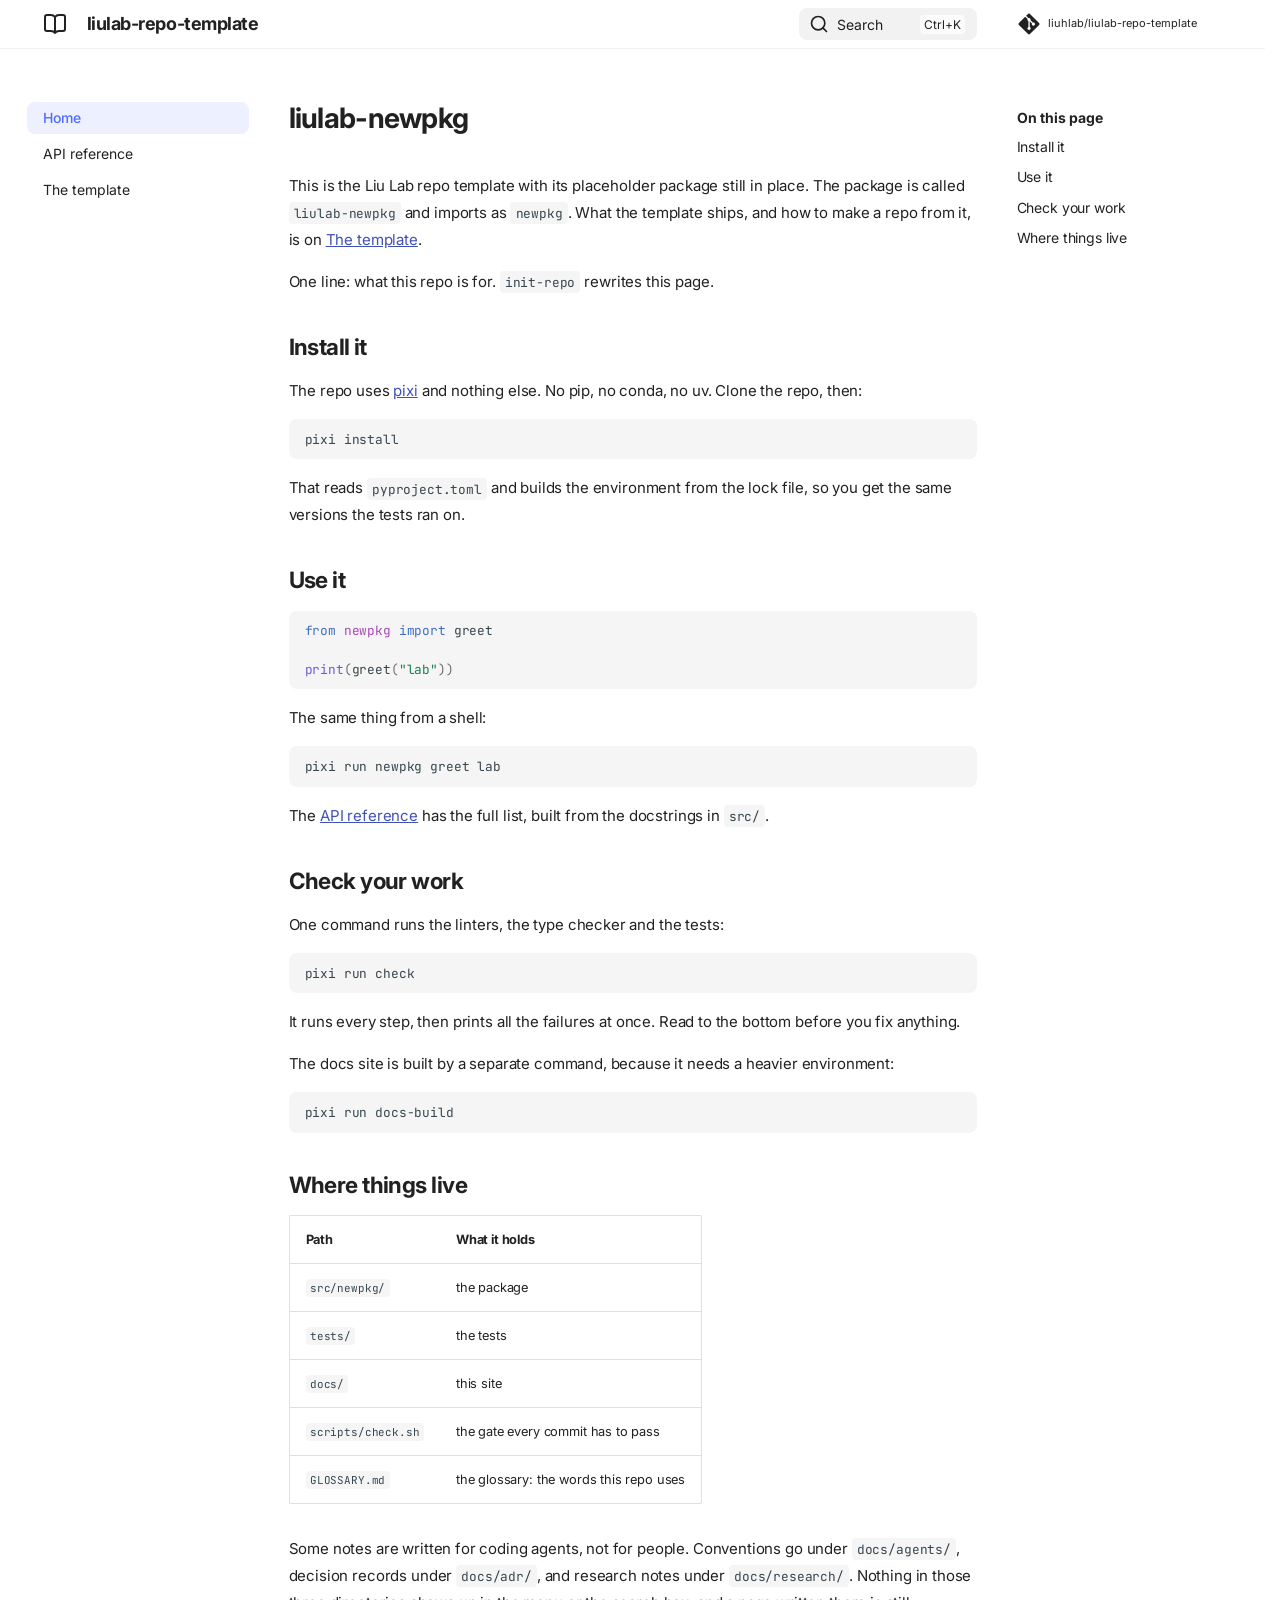
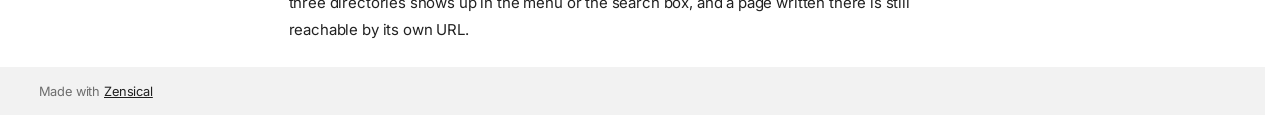
<file: index.html>
<!doctype html>
<html lang="en" class="no-js">
  <head>
    
      <meta charset="utf-8">
      <meta name="viewport" content="width=device-width,initial-scale=1">
      
        <meta name="description" content="The starting point for a new Liu Lab repo: one toolchain, one gate, and a script that customises the copy.">
      
      
      
        <link rel="canonical" href="https://liuhlab.github.io/liulab-repo-template/">
      
      
      
        <link rel="next" href="./api/">
      
      
        
      
      
      <link rel="icon" href="./assets/images/favicon.png">
      <meta name="generator" content="zensical-0.0.57">
    
    
      
        <title>liulab-newpkg - liulab-repo-template</title>
      
    
    
      
        
      
      <link rel="stylesheet" href="./assets/stylesheets/modern/main.5da3a30f.min.css">
      
      


    
    
      
    
    
      
        
        
        <link rel="preconnect" href="https://fonts.gstatic.com" crossorigin>
        <link rel="stylesheet" href="https://fonts.googleapis.com/css?family=Inter:300,300i,400,400i,500,500i,700,700i%7CJetBrains+Mono:400,400i,700,700i&amp;display=fallback">
        <style>:root{--md-text-font:"Inter";--md-code-font:"JetBrains Mono"}</style>
      
    
    
      <link rel="stylesheet" href="./stylesheets/diagrams.css">
    
    <script>__md_scope=new URL(".",location),__md_scope.pathname.endsWith("/")||(__md_scope=new URL(__md_scope.pathname+"/",location)),__md_hash=e=>[...e].reduce(((e,t)=>(e<<5)-e+t.charCodeAt(0)),0),__md_get=(e,t=localStorage,_=__md_scope)=>JSON.parse(t.getItem(_.pathname+"."+e)),__md_set=(e,t,_=localStorage,a=__md_scope)=>{try{_.setItem(a.pathname+"."+e,JSON.stringify(t))}catch(e){}},document.documentElement.setAttribute("data-platform",navigator.platform)</script>
    
      

    
    
  </head>
  
  
    <body dir="ltr">
  
    
    <input class="md-toggle" data-md-toggle="drawer" type="checkbox" id="__drawer" autocomplete="off">
    <input class="md-toggle" data-md-toggle="search" type="checkbox" id="__search" autocomplete="off">
    <label class="md-overlay" for="__drawer" aria-label="Navigation"></label>
    <div data-md-component="skip">
      
        
        <a href="#liulab-newpkg" class="md-skip">
          Skip to content
        </a>
      
    </div>
    <div data-md-component="announce">
      
    </div>
    
    
      

  

<header class="md-header md-header--shadow" data-md-component="header">
  <nav class="md-header__inner md-grid" aria-label="Header">
    <a href="" title="liulab-repo-template" class="md-header__button md-logo" aria-label="liulab-repo-template" data-md-component="logo">
      
  
  <svg xmlns="http://www.w3.org/2000/svg" fill="none" stroke="currentColor" stroke-linecap="round" stroke-linejoin="round" stroke-width="2" class="lucide lucide-book-open" viewBox="0 0 24 24"><path d="M12 5v16M20.001 19A2 2 0 0 0 22 17V5a2 2 0 0 0-1.999-2L16 3.002A5 5 0 0 0 12 5a5 5 0 0 0-4-2H4a2 2 0 0 0-2 2v12a2 2 0 0 0 1.999 2H8a5 5 0 0 1 4 2 5 5 0 0 1 4-2z"/></svg>

    </a>
    <label class="md-header__button md-icon" for="__drawer" aria-label="Navigation">
      
      <svg xmlns="http://www.w3.org/2000/svg" fill="none" stroke="currentColor" stroke-linecap="round" stroke-linejoin="round" stroke-width="2" class="lucide lucide-menu" viewBox="0 0 24 24"><path d="M4 5h16M4 12h16M4 19h16"/></svg>
    </label>
    <div class="md-header__title" data-md-component="header-title">
      <div class="md-header__ellipsis">
        <div class="md-header__topic">
          <span class="md-ellipsis">
            liulab-repo-template
          </span>
        </div>
        <div class="md-header__topic" data-md-component="header-topic">
          <span class="md-ellipsis">
            
              liulab-newpkg
            
          </span>
        </div>
      </div>
    </div>
    
    
      <script>var palette=__md_get("__palette");if(palette&&palette.color){if("(prefers-color-scheme)"===palette.color.media){var media=matchMedia("(prefers-color-scheme: light)"),input=document.querySelector(media.matches?"[data-md-color-media='(prefers-color-scheme: light)']":"[data-md-color-media='(prefers-color-scheme: dark)']");palette.color.media=input.getAttribute("data-md-color-media"),palette.color.scheme=input.getAttribute("data-md-color-scheme"),palette.color.primary=input.getAttribute("data-md-color-primary"),palette.color.accent=input.getAttribute("data-md-color-accent")}for(var[key,value]of Object.entries(palette.color))document.body.setAttribute("data-md-color-"+key,value)}</script>
    
    
    
      
      
        <label class="md-header__button md-icon" for="__search" aria-label="Search">
          
          <svg xmlns="http://www.w3.org/2000/svg" fill="none" stroke="currentColor" stroke-linecap="round" stroke-linejoin="round" stroke-width="2" class="lucide lucide-search" viewBox="0 0 24 24"><path d="m21 21-4.34-4.34"/><circle cx="11" cy="11" r="8"/></svg>
        </label>
        <div class="md-search" data-md-component="search" role="dialog" aria-label="Search">
  <button type="button" class="md-search__button">
    Search
  </button>
</div>
      
    
    <div class="md-header__source">
      
        <a href="https://github.com/liuhlab/liulab-repo-template" title="Go to repository" class="md-source" data-md-component="source">
  <div class="md-source__icon md-icon">
    
    <svg xmlns="http://www.w3.org/2000/svg" viewBox="0 0 448 512"><!--! Font Awesome Free 7.3.1 by @fontawesome - https://fontawesome.com License - https://fontawesome.com/license/free (Icons: CC BY 4.0, Fonts: SIL OFL 1.1, Code: MIT License) Copyright 2026 Fonticons, Inc.--><path fill="currentColor" d="M439.6 236.1 244 40.5c-5.4-5.5-12.8-8.5-20.4-8.5s-15 3-20.4 8.4L162.5 81l51.5 51.5c27.1-9.1 52.7 16.8 43.4 43.7l49.7 49.7c34.2-11.8 61.2 31 35.5 56.7-26.5 26.5-70.2-2.9-56-37.3L240.3 199v121.9c25.3 12.5 22.3 41.8 9.1 55-6.4 6.4-15.2 10.1-24.3 10.1s-17.8-3.6-24.3-10.1c-17.6-17.6-11.1-46.9 11.2-56v-123c-20.8-8.5-24.6-30.7-18.6-45L142.6 101 8.5 235.1C3 240.6 0 247.9 0 255.5s3 15 8.5 20.4l195.6 195.7c5.4 5.4 12.7 8.4 20.4 8.4s15-3 20.4-8.4l194.7-194.7c5.4-5.4 8.4-12.8 8.4-20.4s-3-15-8.4-20.4"/></svg>
  </div>
  <div class="md-source__repository">
    liuhlab/liulab-repo-template
  </div>
</a>
      
    </div>
  </nav>
  
</header>
    
    <div class="md-container" data-md-component="container">
      
      
        
          
        
      
      <main class="md-main" data-md-component="main">
        <div class="md-main__inner md-grid">
          
            
              
              <div class="md-sidebar md-sidebar--primary" data-md-component="sidebar" data-md-type="navigation" >
                <div class="md-sidebar__scrollwrap">
                  <div class="md-sidebar__inner">
                    



<nav class="md-nav md-nav--primary" aria-label="Navigation" data-md-level="0">
  <label class="md-nav__title" for="__drawer">
    <a href="" title="liulab-repo-template" class="md-nav__button md-logo" aria-label="liulab-repo-template" data-md-component="logo">
      
  
  <svg xmlns="http://www.w3.org/2000/svg" fill="none" stroke="currentColor" stroke-linecap="round" stroke-linejoin="round" stroke-width="2" class="lucide lucide-book-open" viewBox="0 0 24 24"><path d="M12 5v16M20.001 19A2 2 0 0 0 22 17V5a2 2 0 0 0-1.999-2L16 3.002A5 5 0 0 0 12 5a5 5 0 0 0-4-2H4a2 2 0 0 0-2 2v12a2 2 0 0 0 1.999 2H8a5 5 0 0 1 4 2 5 5 0 0 1 4-2z"/></svg>

    </a>
    liulab-repo-template
  </label>
  
    <div class="md-nav__source">
      <a href="https://github.com/liuhlab/liulab-repo-template" title="Go to repository" class="md-source" data-md-component="source">
  <div class="md-source__icon md-icon">
    
    <svg xmlns="http://www.w3.org/2000/svg" viewBox="0 0 448 512"><!--! Font Awesome Free 7.3.1 by @fontawesome - https://fontawesome.com License - https://fontawesome.com/license/free (Icons: CC BY 4.0, Fonts: SIL OFL 1.1, Code: MIT License) Copyright 2026 Fonticons, Inc.--><path fill="currentColor" d="M439.6 236.1 244 40.5c-5.4-5.5-12.8-8.5-20.4-8.5s-15 3-20.4 8.4L162.5 81l51.5 51.5c27.1-9.1 52.7 16.8 43.4 43.7l49.7 49.7c34.2-11.8 61.2 31 35.5 56.7-26.5 26.5-70.2-2.9-56-37.3L240.3 199v121.9c25.3 12.5 22.3 41.8 9.1 55-6.4 6.4-15.2 10.1-24.3 10.1s-17.8-3.6-24.3-10.1c-17.6-17.6-11.1-46.9 11.2-56v-123c-20.8-8.5-24.6-30.7-18.6-45L142.6 101 8.5 235.1C3 240.6 0 247.9 0 255.5s3 15 8.5 20.4l195.6 195.7c5.4 5.4 12.7 8.4 20.4 8.4s15-3 20.4-8.4l194.7-194.7c5.4-5.4 8.4-12.8 8.4-20.4s-3-15-8.4-20.4"/></svg>
  </div>
  <div class="md-source__repository">
    liuhlab/liulab-repo-template
  </div>
</a>
    </div>
  
  <ul class="md-nav__list" data-md-scrollfix>
    
      
      
  
  
    
  
  
  
    <li class="md-nav__item md-nav__item--active">
      
      
      
      
        
      
      
        <label class="md-nav__link md-nav__link--active" for="__toc">
          
  
  
  <span class="md-ellipsis">
    
  
  Home

    
  </span>
  
  

          <span class="md-nav__icon md-icon"></span>
        </label>
      
      <a href="" class="md-nav__link md-nav__link--active">
        
  
  
  <span class="md-ellipsis">
    
  
  Home

    
  </span>
  
  

      </a>
      
        


<nav class="md-nav md-nav--secondary" aria-label="On this page">
  
  
  
    
  
  
    <label class="md-nav__title" for="__toc">
      <span class="md-nav__icon md-icon"></span>
      On this page
    </label>
    <ul class="md-nav__list" data-md-component="toc" data-md-scrollfix>
      
        <li class="md-nav__item">
  <a href="#install-it" class="md-nav__link">
    <span class="md-ellipsis">
      <span class="md-typeset">
        Install it
      </span>
    </span>
  </a>
  
</li>
      
        <li class="md-nav__item">
  <a href="#use-it" class="md-nav__link">
    <span class="md-ellipsis">
      <span class="md-typeset">
        Use it
      </span>
    </span>
  </a>
  
</li>
      
        <li class="md-nav__item">
  <a href="#check-your-work" class="md-nav__link">
    <span class="md-ellipsis">
      <span class="md-typeset">
        Check your work
      </span>
    </span>
  </a>
  
</li>
      
        <li class="md-nav__item">
  <a href="#where-things-live" class="md-nav__link">
    <span class="md-ellipsis">
      <span class="md-typeset">
        Where things live
      </span>
    </span>
  </a>
  
</li>
      
    </ul>
  
</nav>
      
    </li>
  

    
      
      
  
  
  
  
    <li class="md-nav__item">
      <a href="./api/" class="md-nav__link">
        
  
  
  <span class="md-ellipsis">
    
  
  API reference

    
  </span>
  
  

      </a>
    </li>
  

    
      
      
  
  
  
  
    <li class="md-nav__item">
      <a href="./template/" class="md-nav__link">
        
  
  
  <span class="md-ellipsis">
    
  
  The template

    
  </span>
  
  

      </a>
    </li>
  

    
  </ul>
</nav>
                  </div>
                </div>
              </div>
            
            
              
              <div class="md-sidebar md-sidebar--secondary" data-md-component="sidebar" data-md-type="toc" >
                <div class="md-sidebar__scrollwrap">
                  
                    
                    
                    
                      
                    
                    
                      <input class="md-nav__toggle md-toggle" type="checkbox" id="__toc">
                      <div class="md-sidebar-button__wrapper">
                        <label class="md-sidebar-button" for="__toc"></label>
                      </div>
                    
                  
                  <div class="md-sidebar__inner">
                    


<nav class="md-nav md-nav--secondary" aria-label="On this page">
  
  
  
    
  
  
    <label class="md-nav__title" for="__toc">
      <span class="md-nav__icon md-icon"></span>
      On this page
    </label>
    <ul class="md-nav__list" data-md-component="toc" data-md-scrollfix>
      
        <li class="md-nav__item">
  <a href="#install-it" class="md-nav__link">
    <span class="md-ellipsis">
      <span class="md-typeset">
        Install it
      </span>
    </span>
  </a>
  
</li>
      
        <li class="md-nav__item">
  <a href="#use-it" class="md-nav__link">
    <span class="md-ellipsis">
      <span class="md-typeset">
        Use it
      </span>
    </span>
  </a>
  
</li>
      
        <li class="md-nav__item">
  <a href="#check-your-work" class="md-nav__link">
    <span class="md-ellipsis">
      <span class="md-typeset">
        Check your work
      </span>
    </span>
  </a>
  
</li>
      
        <li class="md-nav__item">
  <a href="#where-things-live" class="md-nav__link">
    <span class="md-ellipsis">
      <span class="md-typeset">
        Where things live
      </span>
    </span>
  </a>
  
</li>
      
    </ul>
  
</nav>
                  </div>
                </div>
              </div>
            
          
          
            <div class="md-content" data-md-component="content">
              
              <article class="md-content__inner md-typeset">
                
                  
  
  


<h1 id="liulab-newpkg">liulab-newpkg<a class="headerlink" href="#liulab-newpkg" title="Permanent link">&para;</a></h1>
<!-- init-repo:begin template-docs -->
<p>This is the Liu Lab repo template with its placeholder package still in place. The package
is called <code>liulab-newpkg</code> and imports as <code>newpkg</code>. What the template ships, and how to make a
repo from it, is on <a href="template/">The template</a>.</p>
<!-- init-repo:end template-docs -->

<p>One line: what this repo is for. <code>init-repo</code> rewrites this page.</p>
<h2 id="install-it">Install it<a class="headerlink" href="#install-it" title="Permanent link">&para;</a></h2>
<p>The repo uses <a href="https://pixi.sh">pixi</a> and nothing else. No pip, no conda, no uv. Clone the
repo, then:</p>
<div class="highlight"><pre><span></span><code>pixi<span class="w"> </span>install
</code></pre></div>
<p>That reads <code>pyproject.toml</code> and builds the environment from the lock file, so you get the
same versions the tests ran on.</p>
<h2 id="use-it">Use it<a class="headerlink" href="#use-it" title="Permanent link">&para;</a></h2>
<div class="highlight"><pre><span></span><code><span class="kn">from</span><span class="w"> </span><span class="nn">newpkg</span><span class="w"> </span><span class="kn">import</span> <span class="n">greet</span>

<span class="nb">print</span><span class="p">(</span><span class="n">greet</span><span class="p">(</span><span class="s2">"lab"</span><span class="p">))</span>
</code></pre></div>
<p>The same thing from a shell:</p>
<div class="highlight"><pre><span></span><code>pixi<span class="w"> </span>run<span class="w"> </span>newpkg<span class="w"> </span>greet<span class="w"> </span>lab
</code></pre></div>
<p>The <a href="api/">API reference</a> has the full list, built from the docstrings in <code>src/</code>.</p>
<h2 id="check-your-work">Check your work<a class="headerlink" href="#check-your-work" title="Permanent link">&para;</a></h2>
<p>One command runs the linters, the type checker and the tests:</p>
<div class="highlight"><pre><span></span><code>pixi<span class="w"> </span>run<span class="w"> </span>check
</code></pre></div>
<p>It runs every step, then prints all the failures at once. Read to the bottom before you
fix anything.</p>
<p>The docs site is built by a separate command, because it needs a heavier environment:</p>
<div class="highlight"><pre><span></span><code>pixi<span class="w"> </span>run<span class="w"> </span>docs-build
</code></pre></div>
<h2 id="where-things-live">Where things live<a class="headerlink" href="#where-things-live" title="Permanent link">&para;</a></h2>
<table>
<thead>
<tr>
<th>Path</th>
<th>What it holds</th>
</tr>
</thead>
<tbody>
<tr>
<td><code>src/newpkg/</code></td>
<td>the package</td>
</tr>
<tr>
<td><code>tests/</code></td>
<td>the tests</td>
</tr>
<tr>
<td><code>docs/</code></td>
<td>this site</td>
</tr>
<tr>
<td><code>scripts/check.sh</code></td>
<td>the gate every commit has to pass</td>
</tr>
<tr>
<td><code>GLOSSARY.md</code></td>
<td>the glossary: the words this repo uses</td>
</tr>
</tbody>
</table>
<p>Some notes are written for coding agents, not for people. Conventions go under
<code>docs/agents/</code>, decision records under <code>docs/adr/</code>, and research notes under
<code>docs/research/</code>. Nothing in those three directories shows up in the menu or the search
box, and a page written there is still reachable by its own URL.</p>














                
              </article>
            </div>
          
          
<script>var target=document.getElementById(location.hash.slice(1));target&&target.name&&(target.checked=target.name.startsWith("__tabbed_"))</script>
        </div>
        
      </main>
      
        <footer class="md-footer">
  
  <div class="md-footer-meta md-typeset">
    <div class="md-footer-meta__inner md-grid">
      <div class="md-copyright">
  
  
    Made with
    <a href="https://zensical.org/" target="_blank" rel="noopener">
      Zensical
    </a>
  
</div>
      
    </div>
  </div>
</footer>
      
    </div>
    <div class="md-dialog" data-md-component="dialog">
      <div class="md-dialog__inner md-typeset"></div>
    </div>
    
    
    
      
      
      <script id="__config" type="application/json">{"annotate":null,"base":".","features":[],"search":"./assets/javascripts/workers/search.7d14d953.min.js","tags":null,"translations":{"clipboard.copied":"Copied to clipboard","clipboard.copy":"Copy to clipboard","search.result.more.one":"1 more on this page","search.result.more.other":"# more on this page","search.result.none":"No matching documents","search.result.one":"1 matching document","search.result.other":"# matching documents","search.result.placeholder":"Type to start searching","search.result.term.missing":"Missing","select.version":"Select version"},"version":null}</script>
    
    
      <script src="./assets/javascripts/bundle.49251538.min.js"></script>
      
    
  </body>
</html>
</file>
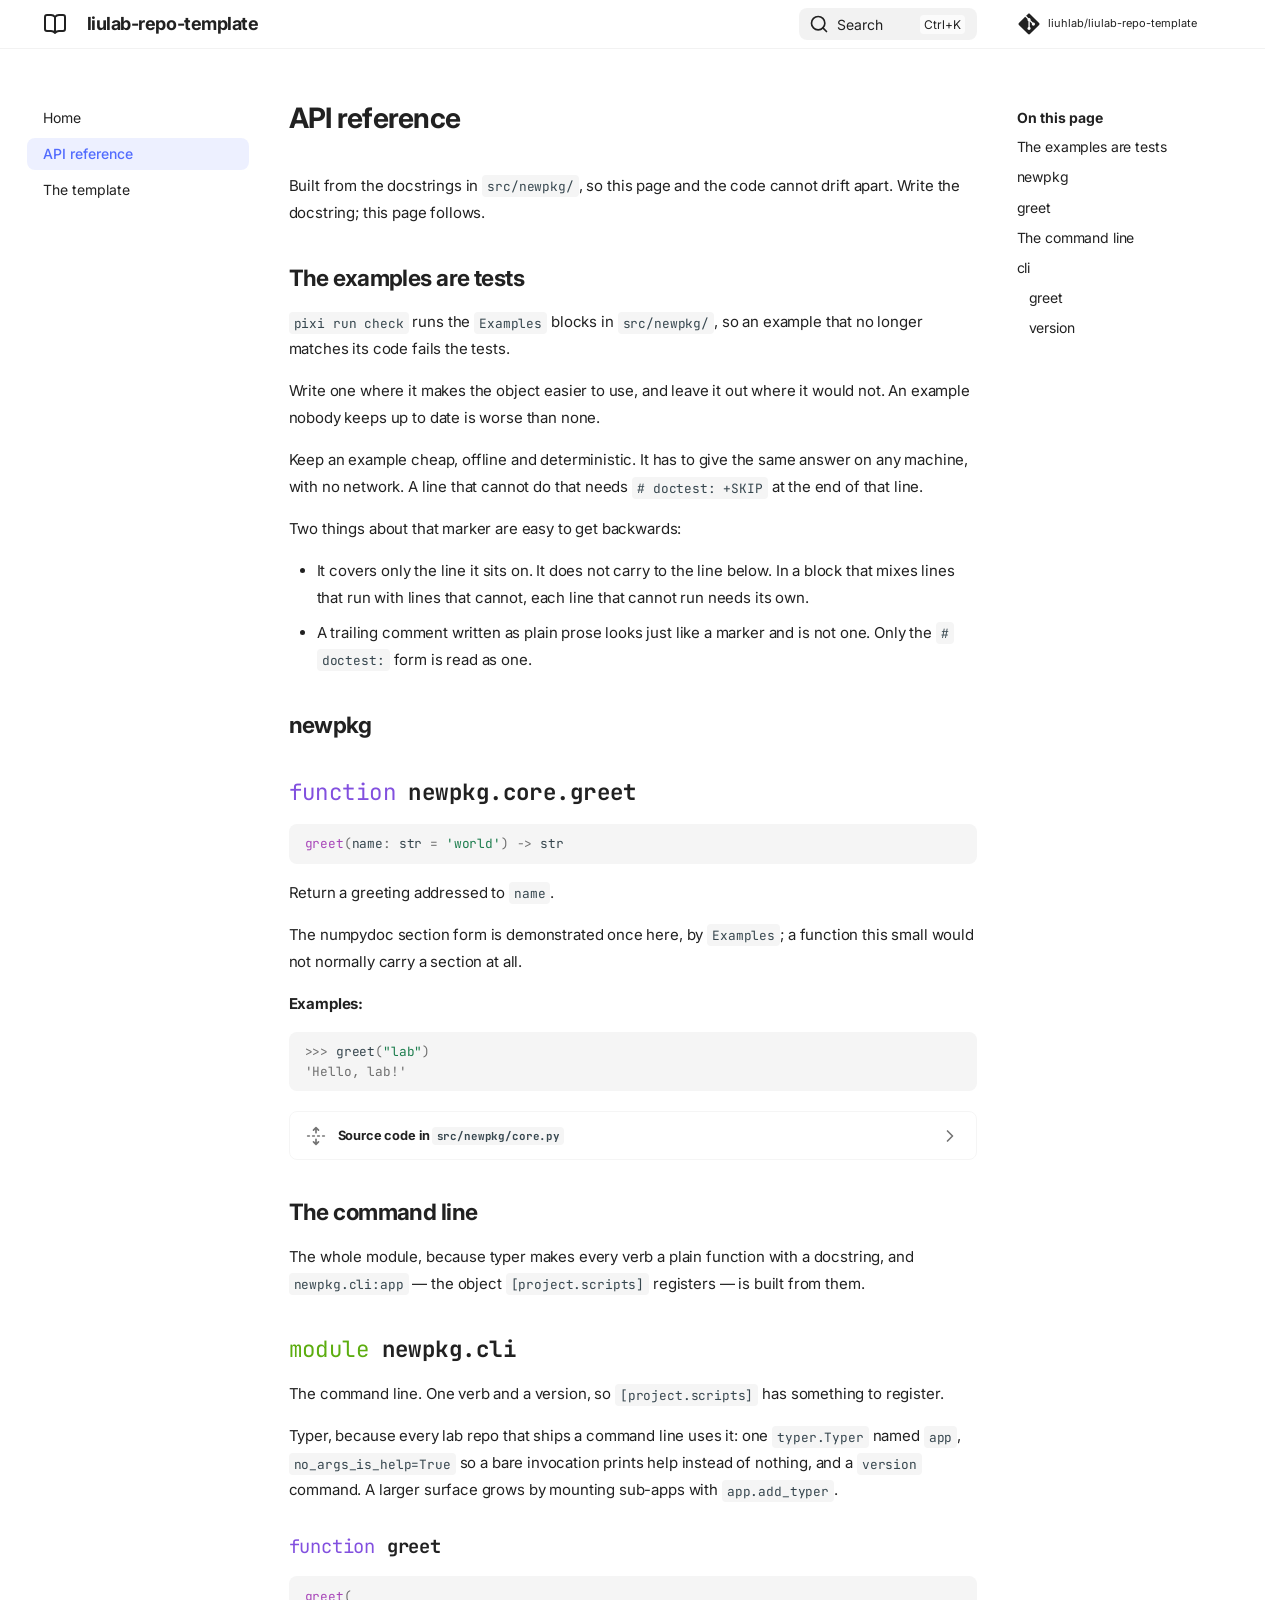
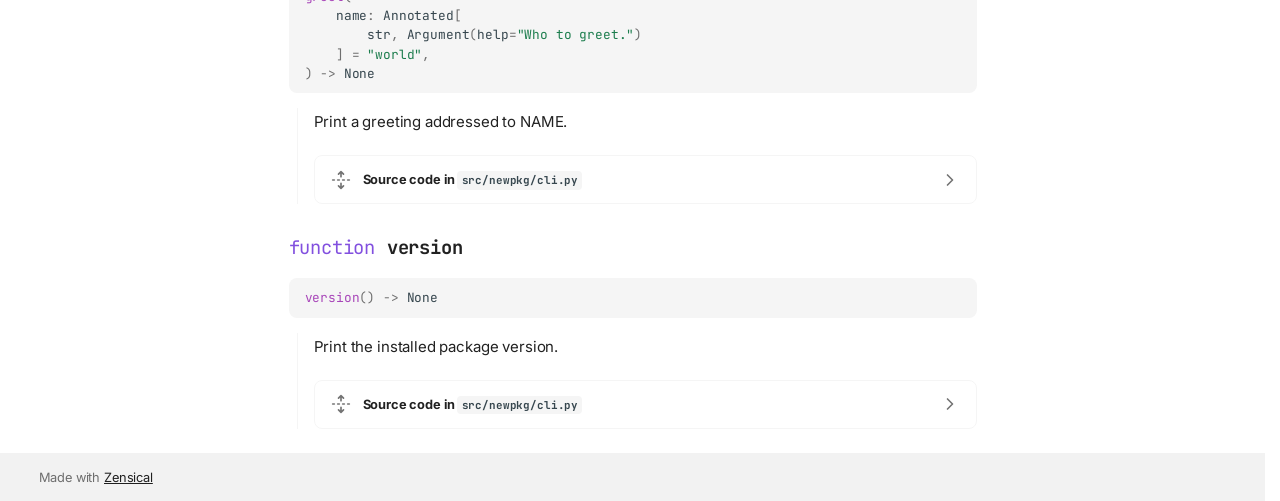
<file: api/index.html>
<!doctype html>
<html lang="en" class="no-js">
  <head>
    
      <meta charset="utf-8">
      <meta name="viewport" content="width=device-width,initial-scale=1">
      
        <meta name="description" content="The starting point for a new Liu Lab repo: one toolchain, one gate, and a script that customises the copy.">
      
      
      
        <link rel="canonical" href="https://liuhlab.github.io/liulab-repo-template/api/">
      
      
        <link rel="prev" href="./..">
      
      
        <link rel="next" href="../template/">
      
      
        
      
      
      <link rel="icon" href="../assets/images/favicon.png">
      <meta name="generator" content="zensical-0.0.57">
    
    
      
        <title>API reference - liulab-repo-template</title>
      
    
    
      
        
      
      <link rel="stylesheet" href="../assets/stylesheets/modern/main.5da3a30f.min.css">
      
      


    
    
      
    
    
      
        
        
        <link rel="preconnect" href="https://fonts.gstatic.com" crossorigin>
        <link rel="stylesheet" href="https://fonts.googleapis.com/css?family=Inter:300,300i,400,400i,500,500i,700,700i%7CJetBrains+Mono:400,400i,700,700i&amp;display=fallback">
        <style>:root{--md-text-font:"Inter";--md-code-font:"JetBrains Mono"}</style>
      
    
    
      <link rel="stylesheet" href="../stylesheets/diagrams.css">
    
    <script>__md_scope=new URL("..",location),__md_scope.pathname.endsWith("/")||(__md_scope=new URL(__md_scope.pathname+"/",location)),__md_hash=e=>[...e].reduce(((e,t)=>(e<<5)-e+t.charCodeAt(0)),0),__md_get=(e,t=localStorage,_=__md_scope)=>JSON.parse(t.getItem(_.pathname+"."+e)),__md_set=(e,t,_=localStorage,a=__md_scope)=>{try{_.setItem(a.pathname+"."+e,JSON.stringify(t))}catch(e){}},document.documentElement.setAttribute("data-platform",navigator.platform)</script>
    
      

    
    
  </head>
  
  
    <body dir="ltr">
  
    
    <input class="md-toggle" data-md-toggle="drawer" type="checkbox" id="__drawer" autocomplete="off">
    <input class="md-toggle" data-md-toggle="search" type="checkbox" id="__search" autocomplete="off">
    <label class="md-overlay" for="__drawer" aria-label="Navigation"></label>
    <div data-md-component="skip">
      
        
        <a href="#api-reference" class="md-skip">
          Skip to content
        </a>
      
    </div>
    <div data-md-component="announce">
      
    </div>
    
    
      

  

<header class="md-header md-header--shadow" data-md-component="header">
  <nav class="md-header__inner md-grid" aria-label="Header">
    <a href="./.." title="liulab-repo-template" class="md-header__button md-logo" aria-label="liulab-repo-template" data-md-component="logo">
      
  
  <svg xmlns="http://www.w3.org/2000/svg" fill="none" stroke="currentColor" stroke-linecap="round" stroke-linejoin="round" stroke-width="2" class="lucide lucide-book-open" viewBox="0 0 24 24"><path d="M12 5v16M20.001 19A2 2 0 0 0 22 17V5a2 2 0 0 0-1.999-2L16 3.002A5 5 0 0 0 12 5a5 5 0 0 0-4-2H4a2 2 0 0 0-2 2v12a2 2 0 0 0 1.999 2H8a5 5 0 0 1 4 2 5 5 0 0 1 4-2z"/></svg>

    </a>
    <label class="md-header__button md-icon" for="__drawer" aria-label="Navigation">
      
      <svg xmlns="http://www.w3.org/2000/svg" fill="none" stroke="currentColor" stroke-linecap="round" stroke-linejoin="round" stroke-width="2" class="lucide lucide-menu" viewBox="0 0 24 24"><path d="M4 5h16M4 12h16M4 19h16"/></svg>
    </label>
    <div class="md-header__title" data-md-component="header-title">
      <div class="md-header__ellipsis">
        <div class="md-header__topic">
          <span class="md-ellipsis">
            liulab-repo-template
          </span>
        </div>
        <div class="md-header__topic" data-md-component="header-topic">
          <span class="md-ellipsis">
            
              API reference
            
          </span>
        </div>
      </div>
    </div>
    
    
      <script>var palette=__md_get("__palette");if(palette&&palette.color){if("(prefers-color-scheme)"===palette.color.media){var media=matchMedia("(prefers-color-scheme: light)"),input=document.querySelector(media.matches?"[data-md-color-media='(prefers-color-scheme: light)']":"[data-md-color-media='(prefers-color-scheme: dark)']");palette.color.media=input.getAttribute("data-md-color-media"),palette.color.scheme=input.getAttribute("data-md-color-scheme"),palette.color.primary=input.getAttribute("data-md-color-primary"),palette.color.accent=input.getAttribute("data-md-color-accent")}for(var[key,value]of Object.entries(palette.color))document.body.setAttribute("data-md-color-"+key,value)}</script>
    
    
    
      
      
        <label class="md-header__button md-icon" for="__search" aria-label="Search">
          
          <svg xmlns="http://www.w3.org/2000/svg" fill="none" stroke="currentColor" stroke-linecap="round" stroke-linejoin="round" stroke-width="2" class="lucide lucide-search" viewBox="0 0 24 24"><path d="m21 21-4.34-4.34"/><circle cx="11" cy="11" r="8"/></svg>
        </label>
        <div class="md-search" data-md-component="search" role="dialog" aria-label="Search">
  <button type="button" class="md-search__button">
    Search
  </button>
</div>
      
    
    <div class="md-header__source">
      
        <a href="https://github.com/liuhlab/liulab-repo-template" title="Go to repository" class="md-source" data-md-component="source">
  <div class="md-source__icon md-icon">
    
    <svg xmlns="http://www.w3.org/2000/svg" viewBox="0 0 448 512"><!--! Font Awesome Free 7.3.1 by @fontawesome - https://fontawesome.com License - https://fontawesome.com/license/free (Icons: CC BY 4.0, Fonts: SIL OFL 1.1, Code: MIT License) Copyright 2026 Fonticons, Inc.--><path fill="currentColor" d="M439.6 236.1 244 40.5c-5.4-5.5-12.8-8.5-20.4-8.5s-15 3-20.4 8.4L162.5 81l51.5 51.5c27.1-9.1 52.7 16.8 43.4 43.7l49.7 49.7c34.2-11.8 61.2 31 35.5 56.7-26.5 26.5-70.2-2.9-56-37.3L240.3 199v121.9c25.3 12.5 22.3 41.8 9.1 55-6.4 6.4-15.2 10.1-24.3 10.1s-17.8-3.6-24.3-10.1c-17.6-17.6-11.1-46.9 11.2-56v-123c-20.8-8.5-24.6-30.7-18.6-45L142.6 101 8.5 235.1C3 240.6 0 247.9 0 255.5s3 15 8.5 20.4l195.6 195.7c5.4 5.4 12.7 8.4 20.4 8.4s15-3 20.4-8.4l194.7-194.7c5.4-5.4 8.4-12.8 8.4-20.4s-3-15-8.4-20.4"/></svg>
  </div>
  <div class="md-source__repository">
    liuhlab/liulab-repo-template
  </div>
</a>
      
    </div>
  </nav>
  
</header>
    
    <div class="md-container" data-md-component="container">
      
      
        
          
        
      
      <main class="md-main" data-md-component="main">
        <div class="md-main__inner md-grid">
          
            
              
              <div class="md-sidebar md-sidebar--primary" data-md-component="sidebar" data-md-type="navigation" >
                <div class="md-sidebar__scrollwrap">
                  <div class="md-sidebar__inner">
                    



<nav class="md-nav md-nav--primary" aria-label="Navigation" data-md-level="0">
  <label class="md-nav__title" for="__drawer">
    <a href="./.." title="liulab-repo-template" class="md-nav__button md-logo" aria-label="liulab-repo-template" data-md-component="logo">
      
  
  <svg xmlns="http://www.w3.org/2000/svg" fill="none" stroke="currentColor" stroke-linecap="round" stroke-linejoin="round" stroke-width="2" class="lucide lucide-book-open" viewBox="0 0 24 24"><path d="M12 5v16M20.001 19A2 2 0 0 0 22 17V5a2 2 0 0 0-1.999-2L16 3.002A5 5 0 0 0 12 5a5 5 0 0 0-4-2H4a2 2 0 0 0-2 2v12a2 2 0 0 0 1.999 2H8a5 5 0 0 1 4 2 5 5 0 0 1 4-2z"/></svg>

    </a>
    liulab-repo-template
  </label>
  
    <div class="md-nav__source">
      <a href="https://github.com/liuhlab/liulab-repo-template" title="Go to repository" class="md-source" data-md-component="source">
  <div class="md-source__icon md-icon">
    
    <svg xmlns="http://www.w3.org/2000/svg" viewBox="0 0 448 512"><!--! Font Awesome Free 7.3.1 by @fontawesome - https://fontawesome.com License - https://fontawesome.com/license/free (Icons: CC BY 4.0, Fonts: SIL OFL 1.1, Code: MIT License) Copyright 2026 Fonticons, Inc.--><path fill="currentColor" d="M439.6 236.1 244 40.5c-5.4-5.5-12.8-8.5-20.4-8.5s-15 3-20.4 8.4L162.5 81l51.5 51.5c27.1-9.1 52.7 16.8 43.4 43.7l49.7 49.7c34.2-11.8 61.2 31 35.5 56.7-26.5 26.5-70.2-2.9-56-37.3L240.3 199v121.9c25.3 12.5 22.3 41.8 9.1 55-6.4 6.4-15.2 10.1-24.3 10.1s-17.8-3.6-24.3-10.1c-17.6-17.6-11.1-46.9 11.2-56v-123c-20.8-8.5-24.6-30.7-18.6-45L142.6 101 8.5 235.1C3 240.6 0 247.9 0 255.5s3 15 8.5 20.4l195.6 195.7c5.4 5.4 12.7 8.4 20.4 8.4s15-3 20.4-8.4l194.7-194.7c5.4-5.4 8.4-12.8 8.4-20.4s-3-15-8.4-20.4"/></svg>
  </div>
  <div class="md-source__repository">
    liuhlab/liulab-repo-template
  </div>
</a>
    </div>
  
  <ul class="md-nav__list" data-md-scrollfix>
    
      
      
  
  
  
  
    <li class="md-nav__item">
      <a href="./.." class="md-nav__link">
        
  
  
  <span class="md-ellipsis">
    
  
  Home

    
  </span>
  
  

      </a>
    </li>
  

    
      
      
  
  
    
  
  
  
    <li class="md-nav__item md-nav__item--active">
      
      
      
      
        
      
      
        <label class="md-nav__link md-nav__link--active" for="__toc">
          
  
  
  <span class="md-ellipsis">
    
  
  API reference

    
  </span>
  
  

          <span class="md-nav__icon md-icon"></span>
        </label>
      
      <a href="././" class="md-nav__link md-nav__link--active">
        
  
  
  <span class="md-ellipsis">
    
  
  API reference

    
  </span>
  
  

      </a>
      
        


<nav class="md-nav md-nav--secondary" aria-label="On this page">
  
  
  
    
  
  
    <label class="md-nav__title" for="__toc">
      <span class="md-nav__icon md-icon"></span>
      On this page
    </label>
    <ul class="md-nav__list" data-md-component="toc" data-md-scrollfix>
      
        <li class="md-nav__item">
  <a href="#the-examples-are-tests" class="md-nav__link">
    <span class="md-ellipsis">
      <span class="md-typeset">
        The examples are tests
      </span>
    </span>
  </a>
  
</li>
      
        <li class="md-nav__item">
  <a href="#newpkg" class="md-nav__link">
    <span class="md-ellipsis">
      <span class="md-typeset">
        newpkg
      </span>
    </span>
  </a>
  
</li>
      
        <li class="md-nav__item">
  <a href="#newpkg.core.greet" class="md-nav__link">
    <span class="md-ellipsis">
      <span class="md-typeset">
        greet
      </span>
    </span>
  </a>
  
</li>
      
        <li class="md-nav__item">
  <a href="#the-command-line" class="md-nav__link">
    <span class="md-ellipsis">
      <span class="md-typeset">
        The command line
      </span>
    </span>
  </a>
  
</li>
      
        <li class="md-nav__item">
  <a href="#newpkg.cli" class="md-nav__link">
    <span class="md-ellipsis">
      <span class="md-typeset">
        cli
      </span>
    </span>
  </a>
  
    <nav class="md-nav" aria-label="cli">
      <ul class="md-nav__list">
        
          <li class="md-nav__item">
  <a href="#newpkg.cli.greet" class="md-nav__link">
    <span class="md-ellipsis">
      <span class="md-typeset">
        greet
      </span>
    </span>
  </a>
  
</li>
        
          <li class="md-nav__item">
  <a href="#newpkg.cli.version" class="md-nav__link">
    <span class="md-ellipsis">
      <span class="md-typeset">
        version
      </span>
    </span>
  </a>
  
</li>
        
      </ul>
    </nav>
  
</li>
      
    </ul>
  
</nav>
      
    </li>
  

    
      
      
  
  
  
  
    <li class="md-nav__item">
      <a href="../template/" class="md-nav__link">
        
  
  
  <span class="md-ellipsis">
    
  
  The template

    
  </span>
  
  

      </a>
    </li>
  

    
  </ul>
</nav>
                  </div>
                </div>
              </div>
            
            
              
              <div class="md-sidebar md-sidebar--secondary" data-md-component="sidebar" data-md-type="toc" >
                <div class="md-sidebar__scrollwrap">
                  
                    
                    
                    
                      
                    
                    
                      <input class="md-nav__toggle md-toggle" type="checkbox" id="__toc">
                      <div class="md-sidebar-button__wrapper">
                        <label class="md-sidebar-button" for="__toc"></label>
                      </div>
                    
                  
                  <div class="md-sidebar__inner">
                    


<nav class="md-nav md-nav--secondary" aria-label="On this page">
  
  
  
    
  
  
    <label class="md-nav__title" for="__toc">
      <span class="md-nav__icon md-icon"></span>
      On this page
    </label>
    <ul class="md-nav__list" data-md-component="toc" data-md-scrollfix>
      
        <li class="md-nav__item">
  <a href="#the-examples-are-tests" class="md-nav__link">
    <span class="md-ellipsis">
      <span class="md-typeset">
        The examples are tests
      </span>
    </span>
  </a>
  
</li>
      
        <li class="md-nav__item">
  <a href="#newpkg" class="md-nav__link">
    <span class="md-ellipsis">
      <span class="md-typeset">
        newpkg
      </span>
    </span>
  </a>
  
</li>
      
        <li class="md-nav__item">
  <a href="#newpkg.core.greet" class="md-nav__link">
    <span class="md-ellipsis">
      <span class="md-typeset">
        greet
      </span>
    </span>
  </a>
  
</li>
      
        <li class="md-nav__item">
  <a href="#the-command-line" class="md-nav__link">
    <span class="md-ellipsis">
      <span class="md-typeset">
        The command line
      </span>
    </span>
  </a>
  
</li>
      
        <li class="md-nav__item">
  <a href="#newpkg.cli" class="md-nav__link">
    <span class="md-ellipsis">
      <span class="md-typeset">
        cli
      </span>
    </span>
  </a>
  
    <nav class="md-nav" aria-label="cli">
      <ul class="md-nav__list">
        
          <li class="md-nav__item">
  <a href="#newpkg.cli.greet" class="md-nav__link">
    <span class="md-ellipsis">
      <span class="md-typeset">
        greet
      </span>
    </span>
  </a>
  
</li>
        
          <li class="md-nav__item">
  <a href="#newpkg.cli.version" class="md-nav__link">
    <span class="md-ellipsis">
      <span class="md-typeset">
        version
      </span>
    </span>
  </a>
  
</li>
        
      </ul>
    </nav>
  
</li>
      
    </ul>
  
</nav>
                  </div>
                </div>
              </div>
            
          
          
            <div class="md-content" data-md-component="content">
              
              <article class="md-content__inner md-typeset">
                
                  
  
  


<h1 id="api-reference">API reference<a class="headerlink" href="#api-reference" title="Permanent link">&para;</a></h1>
<p>Built from the docstrings in <code>src/newpkg/</code>, so this page and the code cannot drift apart.
Write the docstring; this page follows.</p>
<h2 id="the-examples-are-tests">The examples are tests<a class="headerlink" href="#the-examples-are-tests" title="Permanent link">&para;</a></h2>
<p><code>pixi run check</code> runs the <code>Examples</code> blocks in <code>src/newpkg/</code>, so an example that no longer
matches its code fails the tests.</p>
<p>Write one where it makes the object easier to use, and leave it out where it would not.
An example nobody keeps up to date is worse than none.</p>
<p>Keep an example cheap, offline and deterministic. It has to give the same answer on any
machine, with no network. A line that cannot do that needs <code># doctest: +SKIP</code> at the end of
that line.</p>
<p>Two things about that marker are easy to get backwards:</p>
<ul>
<li>It covers only the line it sits on. It does not carry to the line below. In a block that
  mixes lines that run with lines that cannot, each line that cannot run needs its own.</li>
<li>A trailing comment written as plain prose looks just like a marker and is not one. Only
  the <code># doctest:</code> form is read as one.</li>
</ul>
<h2 id="newpkg">newpkg<a class="headerlink" href="#newpkg" title="Permanent link">&para;</a></h2>


<div class="doc doc-object doc-function">


<h2 id="newpkg.core.greet" class="doc doc-heading">
<code class="doc-symbol doc-symbol-heading doc-symbol-function"></code>            <span class="doc doc-object-name doc-function-name">newpkg.core.greet</span>


<a href="#newpkg.core.greet" class="headerlink" title="Permanent link">&para;</a></h2>
<div class="doc-signature highlight"><pre><span></span><code><span class="nf">greet</span><span class="p">(</span><span class="n">name</span><span class="p">:</span> <span class="n"><span title="str">str</span></span> <span class="o">=</span> <span class="s1">'world'</span><span class="p">)</span> <span class="o">-&gt;</span> <span class="n"><span title="str">str</span></span>
</code></pre></div>

    <div class="doc doc-contents first">

        <p>Return a greeting addressed to <code>name</code>.</p>
<p>The numpydoc section form is demonstrated once here, by <code>Examples</code>; a function this small
would not normally carry a section at all.</p>


<p><span class="doc-section-title">Examples:</span></p>
    <div class="highlight"><pre><span></span><code><span class="gp">&gt;&gt;&gt; </span><span class="n">greet</span><span class="p">(</span><span class="s2">"lab"</span><span class="p">)</span>
<span class="go">'Hello, lab!'</span>
</code></pre></div>


            <details class="mkdocstrings-source">
              <summary>Source code in <code>src/newpkg/core.py</code></summary>
              <div class="highlight"><table class="highlighttable"><tr><td class="linenos"><div class="linenodiv"><pre><span></span><span class="normal"> 4</span>
<span class="normal"> 5</span>
<span class="normal"> 6</span>
<span class="normal"> 7</span>
<span class="normal"> 8</span>
<span class="normal"> 9</span>
<span class="normal">10</span>
<span class="normal">11</span>
<span class="normal">12</span>
<span class="normal">13</span>
<span class="normal">14</span>
<span class="normal">15</span></pre></div></td><td class="code"><div><pre><span></span><code><span class="k">def</span><span class="w"> </span><span class="nf">greet</span><span class="p">(</span><span class="n">name</span><span class="p">:</span> <span class="nb">str</span> <span class="o">=</span> <span class="s2">"world"</span><span class="p">)</span> <span class="o">-&gt;</span> <span class="nb">str</span><span class="p">:</span>
<span class="w">    </span><span class="sd">"""Return a greeting addressed to `name`.</span>

<span class="sd">    The numpydoc section form is demonstrated once here, by `Examples`; a function this small</span>
<span class="sd">    would not normally carry a section at all.</span>

<span class="sd">    Examples</span>
<span class="sd">    --------</span>
<span class="sd">    &gt;&gt;&gt; greet("lab")</span>
<span class="sd">    'Hello, lab!'</span>
<span class="sd">    """</span>
    <span class="k">return</span> <span class="sa">f</span><span class="s2">"Hello, </span><span class="si">{</span><span class="n">name</span><span class="si">}</span><span class="s2">!"</span>
</code></pre></div></td></tr></table></div>
            </details>
    </div>

</div><h2 id="the-command-line">The command line<a class="headerlink" href="#the-command-line" title="Permanent link">&para;</a></h2>
<p>The whole module, because typer makes every verb a plain function with a docstring, and
<code>newpkg.cli:app</code> — the object <code>[project.scripts]</code> registers — is built from them.</p>


<div class="doc doc-object doc-module">



<h2 id="newpkg.cli" class="doc doc-heading">
<code class="doc-symbol doc-symbol-heading doc-symbol-module"></code>            <span class="doc doc-object-name doc-module-name">newpkg.cli</span>


<a href="#newpkg.cli" class="headerlink" title="Permanent link">&para;</a></h2>

    <div class="doc doc-contents first">

        <p>The command line. One verb and a version, so <code>[project.scripts]</code> has something to register.</p>
<p>Typer, because every lab repo that ships a command line uses it: one <code>typer.Typer</code> named
<code>app</code>, <code>no_args_is_help=True</code> so a bare invocation prints help instead of nothing, and a
<code>version</code> command. A larger surface grows by mounting sub-apps with <code>app.add_typer</code>.</p>










<div class="doc doc-children">










<div class="doc doc-object doc-function">


<h3 id="newpkg.cli.greet" class="doc doc-heading">
<code class="doc-symbol doc-symbol-heading doc-symbol-function"></code>            <span class="doc doc-object-name doc-function-name">greet</span>


<a href="#newpkg.cli.greet" class="headerlink" title="Permanent link">&para;</a></h3>
<div class="doc-signature highlight"><pre><span></span><code><span class="nf">greet</span><span class="p">(</span>
    <span class="n">name</span><span class="p">:</span> <span class="n"><span title="typing.Annotated">Annotated</span></span><span class="p">[</span>
        <span class="n"><span title="str">str</span></span><span class="p">,</span> <span class="n"><span title="typer.Argument">Argument</span></span><span class="p">(</span><span class="n"><span title="typer.Argument(help)">help</span></span><span class="o">=</span><span class="s2">"Who to greet."</span><span class="p">)</span>
    <span class="p">]</span> <span class="o">=</span> <span class="s2">"world"</span><span class="p">,</span>
<span class="p">)</span> <span class="o">-&gt;</span> <span class="kc">None</span>
</code></pre></div>

    <div class="doc doc-contents ">

        <p>Print a greeting addressed to NAME.</p>


            <details class="mkdocstrings-source">
              <summary>Source code in <code>src/newpkg/cli.py</code></summary>
              <div class="highlight"><table class="highlighttable"><tr><td class="linenos"><div class="linenodiv"><pre><span></span><span class="normal">26</span>
<span class="normal">27</span>
<span class="normal">28</span>
<span class="normal">29</span></pre></div></td><td class="code"><div><pre><span></span><code><span class="nd">@app</span><span class="o">.</span><span class="n">command</span><span class="p">()</span>
<span class="k">def</span><span class="w"> </span><span class="nf">greet</span><span class="p">(</span><span class="n">name</span><span class="p">:</span> <span class="n">Annotated</span><span class="p">[</span><span class="nb">str</span><span class="p">,</span> <span class="n">typer</span><span class="o">.</span><span class="n">Argument</span><span class="p">(</span><span class="n">help</span><span class="o">=</span><span class="s2">"Who to greet."</span><span class="p">)]</span> <span class="o">=</span> <span class="s2">"world"</span><span class="p">)</span> <span class="o">-&gt;</span> <span class="kc">None</span><span class="p">:</span>
<span class="w">    </span><span class="sd">"""Print a greeting addressed to NAME."""</span>
    <span class="n">typer</span><span class="o">.</span><span class="n">echo</span><span class="p">(</span><span class="n">_greet</span><span class="p">(</span><span class="n">name</span><span class="p">))</span>
</code></pre></div></td></tr></table></div>
            </details>
    </div>

</div>

<div class="doc doc-object doc-function">


<h3 id="newpkg.cli.version" class="doc doc-heading">
<code class="doc-symbol doc-symbol-heading doc-symbol-function"></code>            <span class="doc doc-object-name doc-function-name">version</span>


<a href="#newpkg.cli.version" class="headerlink" title="Permanent link">&para;</a></h3>
<div class="doc-signature highlight"><pre><span></span><code><span class="nf">version</span><span class="p">()</span> <span class="o">-&gt;</span> <span class="kc">None</span>
</code></pre></div>

    <div class="doc doc-contents ">

        <p>Print the installed package version.</p>


            <details class="mkdocstrings-source">
              <summary>Source code in <code>src/newpkg/cli.py</code></summary>
              <div class="highlight"><table class="highlighttable"><tr><td class="linenos"><div class="linenodiv"><pre><span></span><span class="normal">20</span>
<span class="normal">21</span>
<span class="normal">22</span>
<span class="normal">23</span></pre></div></td><td class="code"><div><pre><span></span><code><span class="nd">@app</span><span class="o">.</span><span class="n">command</span><span class="p">()</span>
<span class="k">def</span><span class="w"> </span><span class="nf">version</span><span class="p">()</span> <span class="o">-&gt;</span> <span class="kc">None</span><span class="p">:</span>
<span class="w">    </span><span class="sd">"""Print the installed package version."""</span>
    <span class="n">typer</span><span class="o">.</span><span class="n">echo</span><span class="p">(</span><span class="n">_package_version</span><span class="p">)</span>
</code></pre></div></td></tr></table></div>
            </details>
    </div>

</div>



  </div>

    </div>

</div>














                
              </article>
            </div>
          
          
<script>var target=document.getElementById(location.hash.slice(1));target&&target.name&&(target.checked=target.name.startsWith("__tabbed_"))</script>
        </div>
        
      </main>
      
        <footer class="md-footer">
  
  <div class="md-footer-meta md-typeset">
    <div class="md-footer-meta__inner md-grid">
      <div class="md-copyright">
  
  
    Made with
    <a href="https://zensical.org/" target="_blank" rel="noopener">
      Zensical
    </a>
  
</div>
      
    </div>
  </div>
</footer>
      
    </div>
    <div class="md-dialog" data-md-component="dialog">
      <div class="md-dialog__inner md-typeset"></div>
    </div>
    
    
    
      
      
      <script id="__config" type="application/json">{"annotate":null,"base":"..","features":[],"search":"../assets/javascripts/workers/search.7d14d953.min.js","tags":null,"translations":{"clipboard.copied":"Copied to clipboard","clipboard.copy":"Copy to clipboard","search.result.more.one":"1 more on this page","search.result.more.other":"# more on this page","search.result.none":"No matching documents","search.result.one":"1 matching document","search.result.other":"# matching documents","search.result.placeholder":"Type to start searching","search.result.term.missing":"Missing","select.version":"Select version"},"version":null}</script>
    
    
      <script src="../assets/javascripts/bundle.49251538.min.js"></script>
      
    
  </body>
</html>
</file>
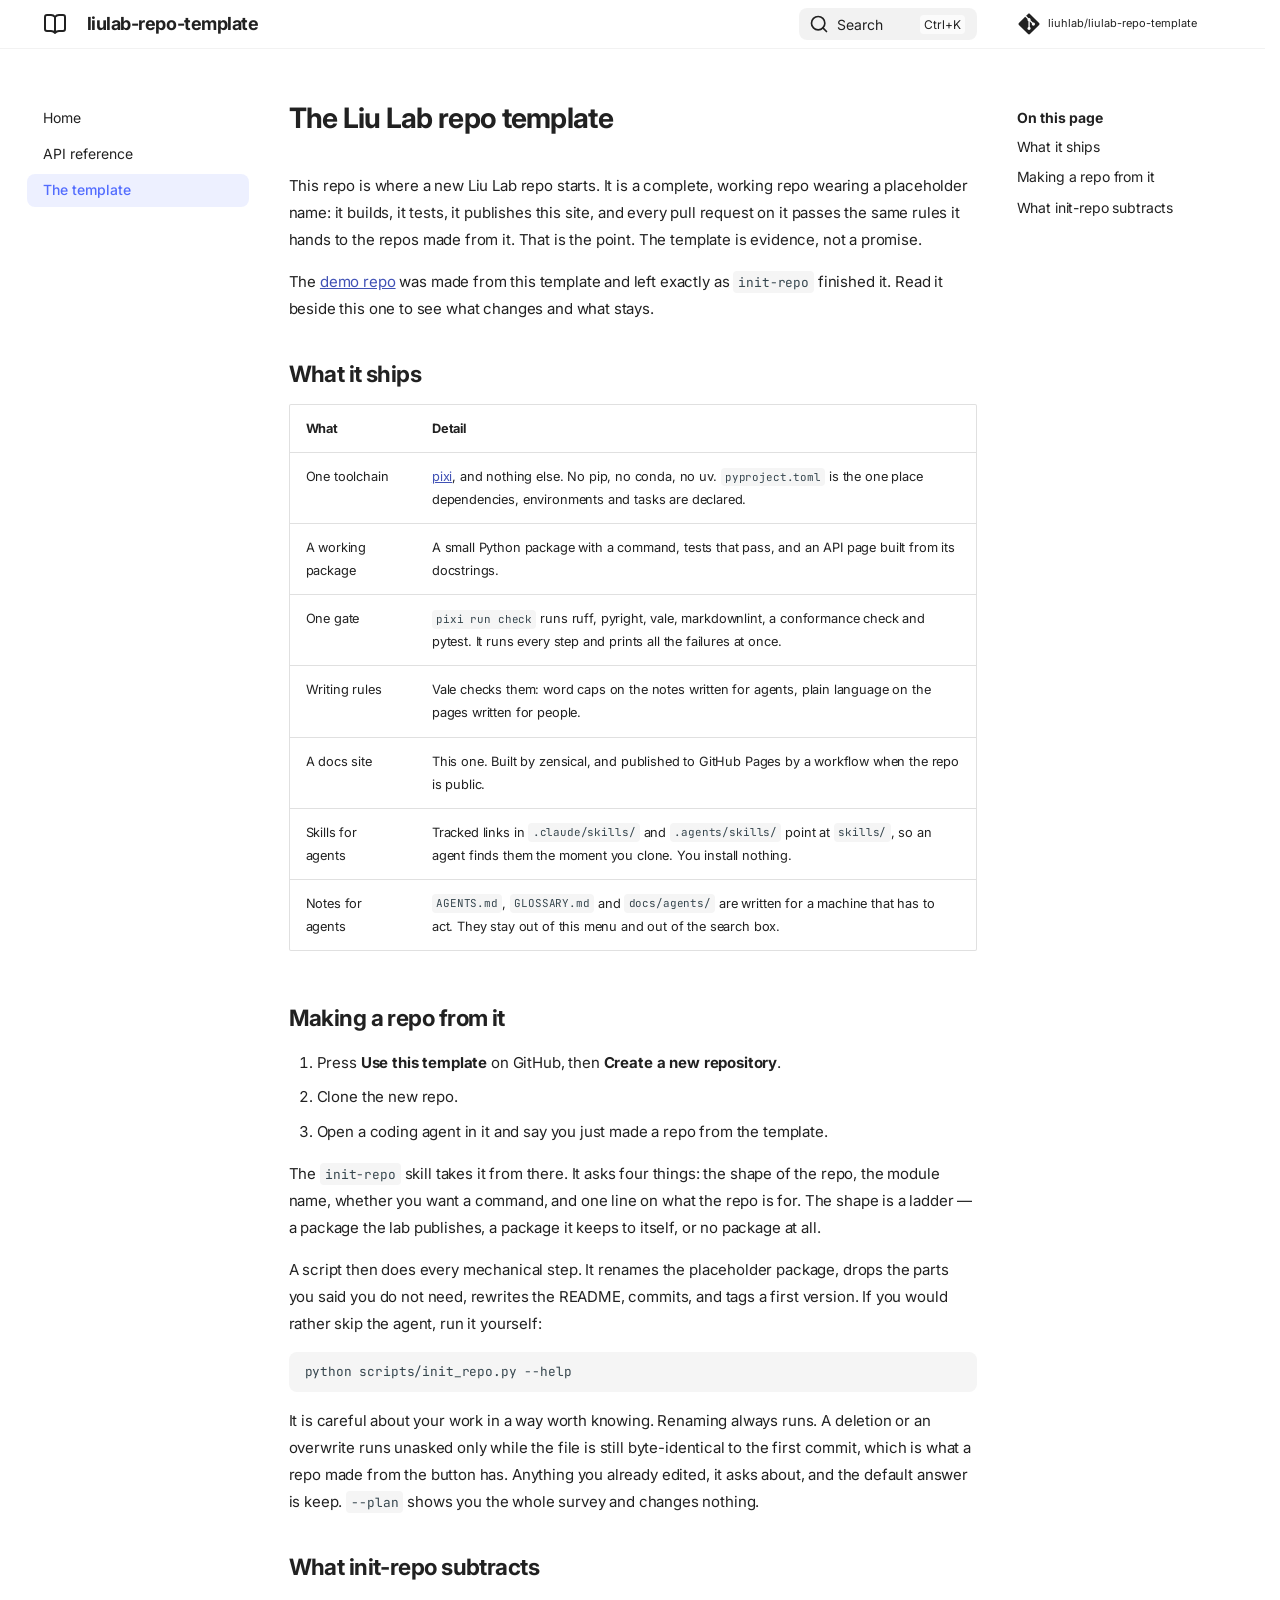
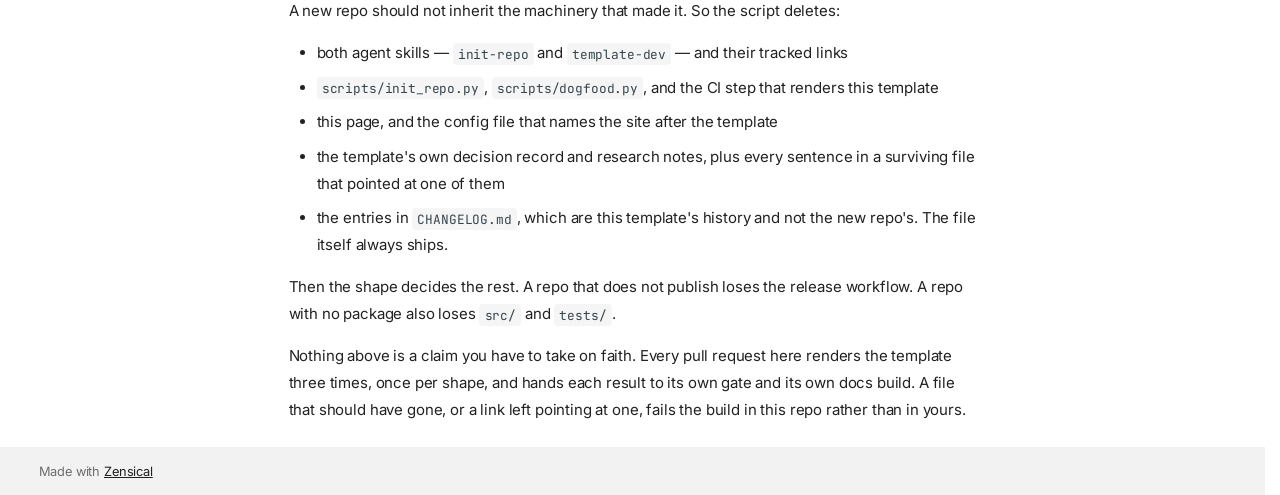
<file: template/index.html>
<!doctype html>
<html lang="en" class="no-js">
  <head>
    
      <meta charset="utf-8">
      <meta name="viewport" content="width=device-width,initial-scale=1">
      
        <meta name="description" content="The starting point for a new Liu Lab repo: one toolchain, one gate, and a script that customises the copy.">
      
      
      
        <link rel="canonical" href="https://liuhlab.github.io/liulab-repo-template/template/">
      
      
        <link rel="prev" href="../api/">
      
      
      
        
      
      
      <link rel="icon" href="../assets/images/favicon.png">
      <meta name="generator" content="zensical-0.0.57">
    
    
      
        <title>The Liu Lab repo template - liulab-repo-template</title>
      
    
    
      
        
      
      <link rel="stylesheet" href="../assets/stylesheets/modern/main.5da3a30f.min.css">
      
      


    
    
      
    
    
      
        
        
        <link rel="preconnect" href="https://fonts.gstatic.com" crossorigin>
        <link rel="stylesheet" href="https://fonts.googleapis.com/css?family=Inter:300,300i,400,400i,500,500i,700,700i%7CJetBrains+Mono:400,400i,700,700i&amp;display=fallback">
        <style>:root{--md-text-font:"Inter";--md-code-font:"JetBrains Mono"}</style>
      
    
    
      <link rel="stylesheet" href="../stylesheets/diagrams.css">
    
    <script>__md_scope=new URL("..",location),__md_scope.pathname.endsWith("/")||(__md_scope=new URL(__md_scope.pathname+"/",location)),__md_hash=e=>[...e].reduce(((e,t)=>(e<<5)-e+t.charCodeAt(0)),0),__md_get=(e,t=localStorage,_=__md_scope)=>JSON.parse(t.getItem(_.pathname+"."+e)),__md_set=(e,t,_=localStorage,a=__md_scope)=>{try{_.setItem(a.pathname+"."+e,JSON.stringify(t))}catch(e){}},document.documentElement.setAttribute("data-platform",navigator.platform)</script>
    
      

    
    
  </head>
  
  
    <body dir="ltr">
  
    
    <input class="md-toggle" data-md-toggle="drawer" type="checkbox" id="__drawer" autocomplete="off">
    <input class="md-toggle" data-md-toggle="search" type="checkbox" id="__search" autocomplete="off">
    <label class="md-overlay" for="__drawer" aria-label="Navigation"></label>
    <div data-md-component="skip">
      
        
        <a href="#the-liu-lab-repo-template" class="md-skip">
          Skip to content
        </a>
      
    </div>
    <div data-md-component="announce">
      
    </div>
    
    
      

  

<header class="md-header md-header--shadow" data-md-component="header">
  <nav class="md-header__inner md-grid" aria-label="Header">
    <a href="./.." title="liulab-repo-template" class="md-header__button md-logo" aria-label="liulab-repo-template" data-md-component="logo">
      
  
  <svg xmlns="http://www.w3.org/2000/svg" fill="none" stroke="currentColor" stroke-linecap="round" stroke-linejoin="round" stroke-width="2" class="lucide lucide-book-open" viewBox="0 0 24 24"><path d="M12 5v16M20.001 19A2 2 0 0 0 22 17V5a2 2 0 0 0-1.999-2L16 3.002A5 5 0 0 0 12 5a5 5 0 0 0-4-2H4a2 2 0 0 0-2 2v12a2 2 0 0 0 1.999 2H8a5 5 0 0 1 4 2 5 5 0 0 1 4-2z"/></svg>

    </a>
    <label class="md-header__button md-icon" for="__drawer" aria-label="Navigation">
      
      <svg xmlns="http://www.w3.org/2000/svg" fill="none" stroke="currentColor" stroke-linecap="round" stroke-linejoin="round" stroke-width="2" class="lucide lucide-menu" viewBox="0 0 24 24"><path d="M4 5h16M4 12h16M4 19h16"/></svg>
    </label>
    <div class="md-header__title" data-md-component="header-title">
      <div class="md-header__ellipsis">
        <div class="md-header__topic">
          <span class="md-ellipsis">
            liulab-repo-template
          </span>
        </div>
        <div class="md-header__topic" data-md-component="header-topic">
          <span class="md-ellipsis">
            
              The Liu Lab repo template
            
          </span>
        </div>
      </div>
    </div>
    
    
      <script>var palette=__md_get("__palette");if(palette&&palette.color){if("(prefers-color-scheme)"===palette.color.media){var media=matchMedia("(prefers-color-scheme: light)"),input=document.querySelector(media.matches?"[data-md-color-media='(prefers-color-scheme: light)']":"[data-md-color-media='(prefers-color-scheme: dark)']");palette.color.media=input.getAttribute("data-md-color-media"),palette.color.scheme=input.getAttribute("data-md-color-scheme"),palette.color.primary=input.getAttribute("data-md-color-primary"),palette.color.accent=input.getAttribute("data-md-color-accent")}for(var[key,value]of Object.entries(palette.color))document.body.setAttribute("data-md-color-"+key,value)}</script>
    
    
    
      
      
        <label class="md-header__button md-icon" for="__search" aria-label="Search">
          
          <svg xmlns="http://www.w3.org/2000/svg" fill="none" stroke="currentColor" stroke-linecap="round" stroke-linejoin="round" stroke-width="2" class="lucide lucide-search" viewBox="0 0 24 24"><path d="m21 21-4.34-4.34"/><circle cx="11" cy="11" r="8"/></svg>
        </label>
        <div class="md-search" data-md-component="search" role="dialog" aria-label="Search">
  <button type="button" class="md-search__button">
    Search
  </button>
</div>
      
    
    <div class="md-header__source">
      
        <a href="https://github.com/liuhlab/liulab-repo-template" title="Go to repository" class="md-source" data-md-component="source">
  <div class="md-source__icon md-icon">
    
    <svg xmlns="http://www.w3.org/2000/svg" viewBox="0 0 448 512"><!--! Font Awesome Free 7.3.1 by @fontawesome - https://fontawesome.com License - https://fontawesome.com/license/free (Icons: CC BY 4.0, Fonts: SIL OFL 1.1, Code: MIT License) Copyright 2026 Fonticons, Inc.--><path fill="currentColor" d="M439.6 236.1 244 40.5c-5.4-5.5-12.8-8.5-20.4-8.5s-15 3-20.4 8.4L162.5 81l51.5 51.5c27.1-9.1 52.7 16.8 43.4 43.7l49.7 49.7c34.2-11.8 61.2 31 35.5 56.7-26.5 26.5-70.2-2.9-56-37.3L240.3 199v121.9c25.3 12.5 22.3 41.8 9.1 55-6.4 6.4-15.2 10.1-24.3 10.1s-17.8-3.6-24.3-10.1c-17.6-17.6-11.1-46.9 11.2-56v-123c-20.8-8.5-24.6-30.7-18.6-45L142.6 101 8.5 235.1C3 240.6 0 247.9 0 255.5s3 15 8.5 20.4l195.6 195.7c5.4 5.4 12.7 8.4 20.4 8.4s15-3 20.4-8.4l194.7-194.7c5.4-5.4 8.4-12.8 8.4-20.4s-3-15-8.4-20.4"/></svg>
  </div>
  <div class="md-source__repository">
    liuhlab/liulab-repo-template
  </div>
</a>
      
    </div>
  </nav>
  
</header>
    
    <div class="md-container" data-md-component="container">
      
      
        
          
        
      
      <main class="md-main" data-md-component="main">
        <div class="md-main__inner md-grid">
          
            
              
              <div class="md-sidebar md-sidebar--primary" data-md-component="sidebar" data-md-type="navigation" >
                <div class="md-sidebar__scrollwrap">
                  <div class="md-sidebar__inner">
                    



<nav class="md-nav md-nav--primary" aria-label="Navigation" data-md-level="0">
  <label class="md-nav__title" for="__drawer">
    <a href="./.." title="liulab-repo-template" class="md-nav__button md-logo" aria-label="liulab-repo-template" data-md-component="logo">
      
  
  <svg xmlns="http://www.w3.org/2000/svg" fill="none" stroke="currentColor" stroke-linecap="round" stroke-linejoin="round" stroke-width="2" class="lucide lucide-book-open" viewBox="0 0 24 24"><path d="M12 5v16M20.001 19A2 2 0 0 0 22 17V5a2 2 0 0 0-1.999-2L16 3.002A5 5 0 0 0 12 5a5 5 0 0 0-4-2H4a2 2 0 0 0-2 2v12a2 2 0 0 0 1.999 2H8a5 5 0 0 1 4 2 5 5 0 0 1 4-2z"/></svg>

    </a>
    liulab-repo-template
  </label>
  
    <div class="md-nav__source">
      <a href="https://github.com/liuhlab/liulab-repo-template" title="Go to repository" class="md-source" data-md-component="source">
  <div class="md-source__icon md-icon">
    
    <svg xmlns="http://www.w3.org/2000/svg" viewBox="0 0 448 512"><!--! Font Awesome Free 7.3.1 by @fontawesome - https://fontawesome.com License - https://fontawesome.com/license/free (Icons: CC BY 4.0, Fonts: SIL OFL 1.1, Code: MIT License) Copyright 2026 Fonticons, Inc.--><path fill="currentColor" d="M439.6 236.1 244 40.5c-5.4-5.5-12.8-8.5-20.4-8.5s-15 3-20.4 8.4L162.5 81l51.5 51.5c27.1-9.1 52.7 16.8 43.4 43.7l49.7 49.7c34.2-11.8 61.2 31 35.5 56.7-26.5 26.5-70.2-2.9-56-37.3L240.3 199v121.9c25.3 12.5 22.3 41.8 9.1 55-6.4 6.4-15.2 10.1-24.3 10.1s-17.8-3.6-24.3-10.1c-17.6-17.6-11.1-46.9 11.2-56v-123c-20.8-8.5-24.6-30.7-18.6-45L142.6 101 8.5 235.1C3 240.6 0 247.9 0 255.5s3 15 8.5 20.4l195.6 195.7c5.4 5.4 12.7 8.4 20.4 8.4s15-3 20.4-8.4l194.7-194.7c5.4-5.4 8.4-12.8 8.4-20.4s-3-15-8.4-20.4"/></svg>
  </div>
  <div class="md-source__repository">
    liuhlab/liulab-repo-template
  </div>
</a>
    </div>
  
  <ul class="md-nav__list" data-md-scrollfix>
    
      
      
  
  
  
  
    <li class="md-nav__item">
      <a href="./.." class="md-nav__link">
        
  
  
  <span class="md-ellipsis">
    
  
  Home

    
  </span>
  
  

      </a>
    </li>
  

    
      
      
  
  
  
  
    <li class="md-nav__item">
      <a href="../api/" class="md-nav__link">
        
  
  
  <span class="md-ellipsis">
    
  
  API reference

    
  </span>
  
  

      </a>
    </li>
  

    
      
      
  
  
    
  
  
  
    <li class="md-nav__item md-nav__item--active">
      
      
      
      
        
      
      
        <label class="md-nav__link md-nav__link--active" for="__toc">
          
  
  
  <span class="md-ellipsis">
    
  
  The template

    
  </span>
  
  

          <span class="md-nav__icon md-icon"></span>
        </label>
      
      <a href="././" class="md-nav__link md-nav__link--active">
        
  
  
  <span class="md-ellipsis">
    
  
  The template

    
  </span>
  
  

      </a>
      
        


<nav class="md-nav md-nav--secondary" aria-label="On this page">
  
  
  
    
  
  
    <label class="md-nav__title" for="__toc">
      <span class="md-nav__icon md-icon"></span>
      On this page
    </label>
    <ul class="md-nav__list" data-md-component="toc" data-md-scrollfix>
      
        <li class="md-nav__item">
  <a href="#what-it-ships" class="md-nav__link">
    <span class="md-ellipsis">
      <span class="md-typeset">
        What it ships
      </span>
    </span>
  </a>
  
</li>
      
        <li class="md-nav__item">
  <a href="#making-a-repo-from-it" class="md-nav__link">
    <span class="md-ellipsis">
      <span class="md-typeset">
        Making a repo from it
      </span>
    </span>
  </a>
  
</li>
      
        <li class="md-nav__item">
  <a href="#what-init-repo-subtracts" class="md-nav__link">
    <span class="md-ellipsis">
      <span class="md-typeset">
        What init-repo subtracts
      </span>
    </span>
  </a>
  
</li>
      
    </ul>
  
</nav>
      
    </li>
  

    
  </ul>
</nav>
                  </div>
                </div>
              </div>
            
            
              
              <div class="md-sidebar md-sidebar--secondary" data-md-component="sidebar" data-md-type="toc" >
                <div class="md-sidebar__scrollwrap">
                  
                    
                    
                    
                      
                    
                    
                      <input class="md-nav__toggle md-toggle" type="checkbox" id="__toc">
                      <div class="md-sidebar-button__wrapper">
                        <label class="md-sidebar-button" for="__toc"></label>
                      </div>
                    
                  
                  <div class="md-sidebar__inner">
                    


<nav class="md-nav md-nav--secondary" aria-label="On this page">
  
  
  
    
  
  
    <label class="md-nav__title" for="__toc">
      <span class="md-nav__icon md-icon"></span>
      On this page
    </label>
    <ul class="md-nav__list" data-md-component="toc" data-md-scrollfix>
      
        <li class="md-nav__item">
  <a href="#what-it-ships" class="md-nav__link">
    <span class="md-ellipsis">
      <span class="md-typeset">
        What it ships
      </span>
    </span>
  </a>
  
</li>
      
        <li class="md-nav__item">
  <a href="#making-a-repo-from-it" class="md-nav__link">
    <span class="md-ellipsis">
      <span class="md-typeset">
        Making a repo from it
      </span>
    </span>
  </a>
  
</li>
      
        <li class="md-nav__item">
  <a href="#what-init-repo-subtracts" class="md-nav__link">
    <span class="md-ellipsis">
      <span class="md-typeset">
        What init-repo subtracts
      </span>
    </span>
  </a>
  
</li>
      
    </ul>
  
</nav>
                  </div>
                </div>
              </div>
            
          
          
            <div class="md-content" data-md-component="content">
              
              <article class="md-content__inner md-typeset">
                
                  
  
  


<h1 id="the-liu-lab-repo-template">The Liu Lab repo template<a class="headerlink" href="#the-liu-lab-repo-template" title="Permanent link">&para;</a></h1>
<p>This repo is where a new Liu Lab repo starts. It is a complete, working repo wearing a
placeholder name: it builds, it tests, it publishes this site, and every pull request on it
passes the same rules it hands to the repos made from it. That is the point. The template is
evidence, not a promise.</p>
<p>The <a href="https://github.com/liuhlab/liulab-repo-demo">demo repo</a> was made from this template and
left exactly as <code>init-repo</code> finished it. Read it beside this one to see what changes and what
stays.</p>
<h2 id="what-it-ships">What it ships<a class="headerlink" href="#what-it-ships" title="Permanent link">&para;</a></h2>
<table>
<thead>
<tr>
<th>What</th>
<th>Detail</th>
</tr>
</thead>
<tbody>
<tr>
<td>One toolchain</td>
<td><a href="https://pixi.sh">pixi</a>, and nothing else. No pip, no conda, no uv. <code>pyproject.toml</code> is the one place dependencies, environments and tasks are declared.</td>
</tr>
<tr>
<td>A working package</td>
<td>A small Python package with a command, tests that pass, and an API page built from its docstrings.</td>
</tr>
<tr>
<td>One gate</td>
<td><code>pixi run check</code> runs ruff, pyright, vale, markdownlint, a conformance check and pytest. It runs every step and prints all the failures at once.</td>
</tr>
<tr>
<td>Writing rules</td>
<td>Vale checks them: word caps on the notes written for agents, plain language on the pages written for people.</td>
</tr>
<tr>
<td>A docs site</td>
<td>This one. Built by zensical, and published to GitHub Pages by a workflow when the repo is public.</td>
</tr>
<tr>
<td>Skills for agents</td>
<td>Tracked links in <code>.claude/skills/</code> and <code>.agents/skills/</code> point at <code>skills/</code>, so an agent finds them the moment you clone. You install nothing.</td>
</tr>
<tr>
<td>Notes for agents</td>
<td><code>AGENTS.md</code>, <code>GLOSSARY.md</code> and <code>docs/agents/</code> are written for a machine that has to act. They stay out of this menu and out of the search box.</td>
</tr>
</tbody>
</table>
<h2 id="making-a-repo-from-it">Making a repo from it<a class="headerlink" href="#making-a-repo-from-it" title="Permanent link">&para;</a></h2>
<ol>
<li>Press <strong>Use this template</strong> on GitHub, then <strong>Create a new repository</strong>.</li>
<li>Clone the new repo.</li>
<li>Open a coding agent in it and say you just made a repo from the template.</li>
</ol>
<p>The <code>init-repo</code> skill takes it from there. It asks four things: the shape of the repo, the
module name, whether you want a command, and one line on what the repo is for. The shape is a
ladder — a package the lab publishes, a package it keeps to itself, or no package at all.</p>
<p>A script then does every mechanical step. It renames the placeholder package, drops the parts
you said you do not need, rewrites the README, commits, and tags a first version. If you would
rather skip the agent, run it yourself:</p>
<div class="highlight"><pre><span></span><code>python<span class="w"> </span>scripts/init_repo.py<span class="w"> </span>--help
</code></pre></div>
<p>It is careful about your work in a way worth knowing. Renaming always runs. A deletion or an
overwrite runs unasked only while the file is still byte-identical to the first commit, which
is what a repo made from the button has. Anything you already edited, it asks about, and the
default answer is keep. <code>--plan</code> shows you the whole survey and changes nothing.</p>
<h2 id="what-init-repo-subtracts">What init-repo subtracts<a class="headerlink" href="#what-init-repo-subtracts" title="Permanent link">&para;</a></h2>
<p>A new repo should not inherit the machinery that made it. So the script deletes:</p>
<ul>
<li>both agent skills — <code>init-repo</code> and <code>template-dev</code> — and their tracked links</li>
<li><code>scripts/init_repo.py</code>, <code>scripts/dogfood.py</code>, and the CI step that renders this template</li>
<li>this page, and the config file that names the site after the template</li>
<li>the template's own decision record and research notes, plus every sentence in a surviving
  file that pointed at one of them</li>
<li>the entries in <code>CHANGELOG.md</code>, which are this template's history and not the new repo's.
  The file itself always ships.</li>
</ul>
<p>Then the shape decides the rest. A repo that does not publish loses the release workflow. A
repo with no package also loses <code>src/</code> and <code>tests/</code>.</p>
<p>Nothing above is a claim you have to take on faith. Every pull request here renders the
template three times, once per shape, and hands each result to its own gate and its own docs
build. A file that should have gone, or a link left pointing at one, fails the build in this
repo rather than in yours.</p>














                
              </article>
            </div>
          
          
<script>var target=document.getElementById(location.hash.slice(1));target&&target.name&&(target.checked=target.name.startsWith("__tabbed_"))</script>
        </div>
        
      </main>
      
        <footer class="md-footer">
  
  <div class="md-footer-meta md-typeset">
    <div class="md-footer-meta__inner md-grid">
      <div class="md-copyright">
  
  
    Made with
    <a href="https://zensical.org/" target="_blank" rel="noopener">
      Zensical
    </a>
  
</div>
      
    </div>
  </div>
</footer>
      
    </div>
    <div class="md-dialog" data-md-component="dialog">
      <div class="md-dialog__inner md-typeset"></div>
    </div>
    
    
    
      
      
      <script id="__config" type="application/json">{"annotate":null,"base":"..","features":[],"search":"../assets/javascripts/workers/search.7d14d953.min.js","tags":null,"translations":{"clipboard.copied":"Copied to clipboard","clipboard.copy":"Copy to clipboard","search.result.more.one":"1 more on this page","search.result.more.other":"# more on this page","search.result.none":"No matching documents","search.result.one":"1 matching document","search.result.other":"# matching documents","search.result.placeholder":"Type to start searching","search.result.term.missing":"Missing","select.version":"Select version"},"version":null}</script>
    
    
      <script src="../assets/javascripts/bundle.49251538.min.js"></script>
      
    
  </body>
</html>
</file>
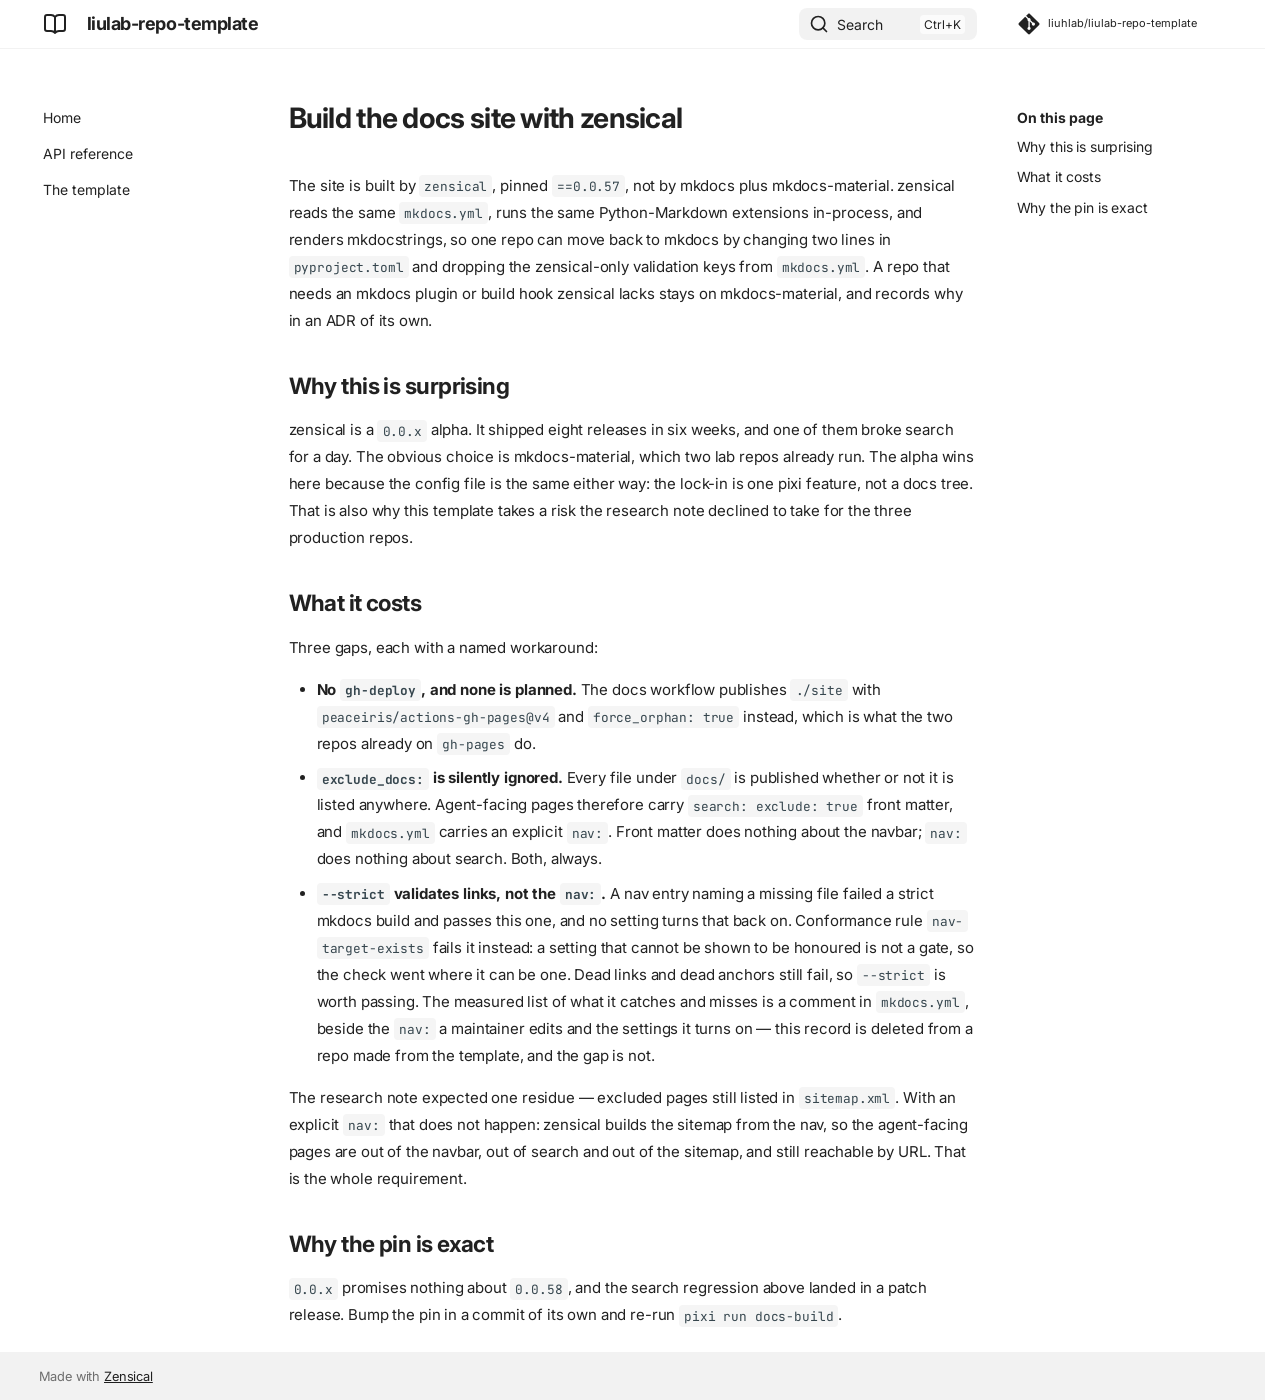
<file: adr/0001-docs-site-on-zensical/index.html>
<!doctype html>
<html lang="en" class="no-js">
  <head>
    
      <meta charset="utf-8">
      <meta name="viewport" content="width=device-width,initial-scale=1">
      
        <meta name="description" content="The starting point for a new Liu Lab repo: one toolchain, one gate, and a script that customises the copy.">
      
      
      
        <link rel="canonical" href="https://liuhlab.github.io/liulab-repo-template/adr/0001-docs-site-on-zensical/">
      
      
      
      
        
      
      
      <link rel="icon" href="../../assets/images/favicon.png">
      <meta name="generator" content="zensical-0.0.57">
    
    
      
        <title>Build the docs site with zensical - liulab-repo-template</title>
      
    
    
      
        
      
      <link rel="stylesheet" href="../../assets/stylesheets/modern/main.5da3a30f.min.css">
      
      


    
    
      
    
    
      
        
        
        <link rel="preconnect" href="https://fonts.gstatic.com" crossorigin>
        <link rel="stylesheet" href="https://fonts.googleapis.com/css?family=Inter:300,300i,400,400i,500,500i,700,700i%7CJetBrains+Mono:400,400i,700,700i&amp;display=fallback">
        <style>:root{--md-text-font:"Inter";--md-code-font:"JetBrains Mono"}</style>
      
    
    
      <link rel="stylesheet" href="../../stylesheets/diagrams.css">
    
    <script>__md_scope=new URL("../..",location),__md_scope.pathname.endsWith("/")||(__md_scope=new URL(__md_scope.pathname+"/",location)),__md_hash=e=>[...e].reduce(((e,t)=>(e<<5)-e+t.charCodeAt(0)),0),__md_get=(e,t=localStorage,_=__md_scope)=>JSON.parse(t.getItem(_.pathname+"."+e)),__md_set=(e,t,_=localStorage,a=__md_scope)=>{try{_.setItem(a.pathname+"."+e,JSON.stringify(t))}catch(e){}},document.documentElement.setAttribute("data-platform",navigator.platform)</script>
    
      

    
    
  </head>
  
  
    <body dir="ltr">
  
    
    <input class="md-toggle" data-md-toggle="drawer" type="checkbox" id="__drawer" autocomplete="off">
    <input class="md-toggle" data-md-toggle="search" type="checkbox" id="__search" autocomplete="off">
    <label class="md-overlay" for="__drawer" aria-label="Navigation"></label>
    <div data-md-component="skip">
      
        
        <a href="#build-the-docs-site-with-zensical" class="md-skip">
          Skip to content
        </a>
      
    </div>
    <div data-md-component="announce">
      
    </div>
    
    
      

  

<header class="md-header md-header--shadow" data-md-component="header">
  <nav class="md-header__inner md-grid" aria-label="Header">
    <a href="../.." title="liulab-repo-template" class="md-header__button md-logo" aria-label="liulab-repo-template" data-md-component="logo">
      
  
  <svg xmlns="http://www.w3.org/2000/svg" fill="none" stroke="currentColor" stroke-linecap="round" stroke-linejoin="round" stroke-width="2" class="lucide lucide-book-open" viewBox="0 0 24 24"><path d="M12 5v16M20.001 19A2 2 0 0 0 22 17V5a2 2 0 0 0-1.999-2L16 3.002A5 5 0 0 0 12 5a5 5 0 0 0-4-2H4a2 2 0 0 0-2 2v12a2 2 0 0 0 1.999 2H8a5 5 0 0 1 4 2 5 5 0 0 1 4-2z"/></svg>

    </a>
    <label class="md-header__button md-icon" for="__drawer" aria-label="Navigation">
      
      <svg xmlns="http://www.w3.org/2000/svg" fill="none" stroke="currentColor" stroke-linecap="round" stroke-linejoin="round" stroke-width="2" class="lucide lucide-menu" viewBox="0 0 24 24"><path d="M4 5h16M4 12h16M4 19h16"/></svg>
    </label>
    <div class="md-header__title" data-md-component="header-title">
      <div class="md-header__ellipsis">
        <div class="md-header__topic">
          <span class="md-ellipsis">
            liulab-repo-template
          </span>
        </div>
        <div class="md-header__topic" data-md-component="header-topic">
          <span class="md-ellipsis">
            
              Build the docs site with zensical
            
          </span>
        </div>
      </div>
    </div>
    
    
      <script>var palette=__md_get("__palette");if(palette&&palette.color){if("(prefers-color-scheme)"===palette.color.media){var media=matchMedia("(prefers-color-scheme: light)"),input=document.querySelector(media.matches?"[data-md-color-media='(prefers-color-scheme: light)']":"[data-md-color-media='(prefers-color-scheme: dark)']");palette.color.media=input.getAttribute("data-md-color-media"),palette.color.scheme=input.getAttribute("data-md-color-scheme"),palette.color.primary=input.getAttribute("data-md-color-primary"),palette.color.accent=input.getAttribute("data-md-color-accent")}for(var[key,value]of Object.entries(palette.color))document.body.setAttribute("data-md-color-"+key,value)}</script>
    
    
    
      
      
        <label class="md-header__button md-icon" for="__search" aria-label="Search">
          
          <svg xmlns="http://www.w3.org/2000/svg" fill="none" stroke="currentColor" stroke-linecap="round" stroke-linejoin="round" stroke-width="2" class="lucide lucide-search" viewBox="0 0 24 24"><path d="m21 21-4.34-4.34"/><circle cx="11" cy="11" r="8"/></svg>
        </label>
        <div class="md-search" data-md-component="search" role="dialog" aria-label="Search">
  <button type="button" class="md-search__button">
    Search
  </button>
</div>
      
    
    <div class="md-header__source">
      
        <a href="https://github.com/liuhlab/liulab-repo-template" title="Go to repository" class="md-source" data-md-component="source">
  <div class="md-source__icon md-icon">
    
    <svg xmlns="http://www.w3.org/2000/svg" viewBox="0 0 448 512"><!--! Font Awesome Free 7.3.1 by @fontawesome - https://fontawesome.com License - https://fontawesome.com/license/free (Icons: CC BY 4.0, Fonts: SIL OFL 1.1, Code: MIT License) Copyright 2026 Fonticons, Inc.--><path fill="currentColor" d="M439.6 236.1 244 40.5c-5.4-5.5-12.8-8.5-20.4-8.5s-15 3-20.4 8.4L162.5 81l51.5 51.5c27.1-9.1 52.7 16.8 43.4 43.7l49.7 49.7c34.2-11.8 61.2 31 35.5 56.7-26.5 26.5-70.2-2.9-56-37.3L240.3 199v121.9c25.3 12.5 22.3 41.8 9.1 55-6.4 6.4-15.2 10.1-24.3 10.1s-17.8-3.6-24.3-10.1c-17.6-17.6-11.1-46.9 11.2-56v-123c-20.8-8.5-24.6-30.7-18.6-45L142.6 101 8.5 235.1C3 240.6 0 247.9 0 255.5s3 15 8.5 20.4l195.6 195.7c5.4 5.4 12.7 8.4 20.4 8.4s15-3 20.4-8.4l194.7-194.7c5.4-5.4 8.4-12.8 8.4-20.4s-3-15-8.4-20.4"/></svg>
  </div>
  <div class="md-source__repository">
    liuhlab/liulab-repo-template
  </div>
</a>
      
    </div>
  </nav>
  
</header>
    
    <div class="md-container" data-md-component="container">
      
      
        
          
        
      
      <main class="md-main" data-md-component="main">
        <div class="md-main__inner md-grid">
          
            
              
              <div class="md-sidebar md-sidebar--primary" data-md-component="sidebar" data-md-type="navigation" >
                <div class="md-sidebar__scrollwrap">
                  <div class="md-sidebar__inner">
                    



<nav class="md-nav md-nav--primary" aria-label="Navigation" data-md-level="0">
  <label class="md-nav__title" for="__drawer">
    <a href="../.." title="liulab-repo-template" class="md-nav__button md-logo" aria-label="liulab-repo-template" data-md-component="logo">
      
  
  <svg xmlns="http://www.w3.org/2000/svg" fill="none" stroke="currentColor" stroke-linecap="round" stroke-linejoin="round" stroke-width="2" class="lucide lucide-book-open" viewBox="0 0 24 24"><path d="M12 5v16M20.001 19A2 2 0 0 0 22 17V5a2 2 0 0 0-1.999-2L16 3.002A5 5 0 0 0 12 5a5 5 0 0 0-4-2H4a2 2 0 0 0-2 2v12a2 2 0 0 0 1.999 2H8a5 5 0 0 1 4 2 5 5 0 0 1 4-2z"/></svg>

    </a>
    liulab-repo-template
  </label>
  
    <div class="md-nav__source">
      <a href="https://github.com/liuhlab/liulab-repo-template" title="Go to repository" class="md-source" data-md-component="source">
  <div class="md-source__icon md-icon">
    
    <svg xmlns="http://www.w3.org/2000/svg" viewBox="0 0 448 512"><!--! Font Awesome Free 7.3.1 by @fontawesome - https://fontawesome.com License - https://fontawesome.com/license/free (Icons: CC BY 4.0, Fonts: SIL OFL 1.1, Code: MIT License) Copyright 2026 Fonticons, Inc.--><path fill="currentColor" d="M439.6 236.1 244 40.5c-5.4-5.5-12.8-8.5-20.4-8.5s-15 3-20.4 8.4L162.5 81l51.5 51.5c27.1-9.1 52.7 16.8 43.4 43.7l49.7 49.7c34.2-11.8 61.2 31 35.5 56.7-26.5 26.5-70.2-2.9-56-37.3L240.3 199v121.9c25.3 12.5 22.3 41.8 9.1 55-6.4 6.4-15.2 10.1-24.3 10.1s-17.8-3.6-24.3-10.1c-17.6-17.6-11.1-46.9 11.2-56v-123c-20.8-8.5-24.6-30.7-18.6-45L142.6 101 8.5 235.1C3 240.6 0 247.9 0 255.5s3 15 8.5 20.4l195.6 195.7c5.4 5.4 12.7 8.4 20.4 8.4s15-3 20.4-8.4l194.7-194.7c5.4-5.4 8.4-12.8 8.4-20.4s-3-15-8.4-20.4"/></svg>
  </div>
  <div class="md-source__repository">
    liuhlab/liulab-repo-template
  </div>
</a>
    </div>
  
  <ul class="md-nav__list" data-md-scrollfix>
    
      
      
  
  
  
  
    <li class="md-nav__item">
      <a href="../.." class="md-nav__link">
        
  
  
  <span class="md-ellipsis">
    
  
  Home

    
  </span>
  
  

      </a>
    </li>
  

    
      
      
  
  
  
  
    <li class="md-nav__item">
      <a href="../../api/" class="md-nav__link">
        
  
  
  <span class="md-ellipsis">
    
  
  API reference

    
  </span>
  
  

      </a>
    </li>
  

    
      
      
  
  
  
  
    <li class="md-nav__item">
      <a href="../../template/" class="md-nav__link">
        
  
  
  <span class="md-ellipsis">
    
  
  The template

    
  </span>
  
  

      </a>
    </li>
  

    
  </ul>
</nav>
                  </div>
                </div>
              </div>
            
            
              
              <div class="md-sidebar md-sidebar--secondary" data-md-component="sidebar" data-md-type="toc" >
                <div class="md-sidebar__scrollwrap">
                  
                    
                    
                    
                      
                    
                    
                      <input class="md-nav__toggle md-toggle" type="checkbox" id="__toc">
                      <div class="md-sidebar-button__wrapper">
                        <label class="md-sidebar-button" for="__toc"></label>
                      </div>
                    
                  
                  <div class="md-sidebar__inner">
                    


<nav class="md-nav md-nav--secondary" aria-label="On this page">
  
  
  
    
  
  
    <label class="md-nav__title" for="__toc">
      <span class="md-nav__icon md-icon"></span>
      On this page
    </label>
    <ul class="md-nav__list" data-md-component="toc" data-md-scrollfix>
      
        <li class="md-nav__item">
  <a href="#why-this-is-surprising" class="md-nav__link">
    <span class="md-ellipsis">
      <span class="md-typeset">
        Why this is surprising
      </span>
    </span>
  </a>
  
</li>
      
        <li class="md-nav__item">
  <a href="#what-it-costs" class="md-nav__link">
    <span class="md-ellipsis">
      <span class="md-typeset">
        What it costs
      </span>
    </span>
  </a>
  
</li>
      
        <li class="md-nav__item">
  <a href="#why-the-pin-is-exact" class="md-nav__link">
    <span class="md-ellipsis">
      <span class="md-typeset">
        Why the pin is exact
      </span>
    </span>
  </a>
  
</li>
      
    </ul>
  
</nav>
                  </div>
                </div>
              </div>
            
          
          
            <div class="md-content" data-md-component="content">
              
              <article class="md-content__inner md-typeset">
                
                  
  
  


<h1 id="build-the-docs-site-with-zensical">Build the docs site with zensical<a class="headerlink" href="#build-the-docs-site-with-zensical" title="Permanent link">&para;</a></h1>
<p>The site is built by <code>zensical</code>, pinned <code>==0.0.57</code>, not by mkdocs plus mkdocs-material.
zensical reads the same <code>mkdocs.yml</code>, runs the same Python-Markdown extensions in-process,
and renders mkdocstrings, so one repo can move back to mkdocs by changing two lines in
<code>pyproject.toml</code> and dropping the zensical-only validation keys from <code>mkdocs.yml</code>. A repo
that needs an mkdocs plugin or build hook zensical lacks stays on mkdocs-material, and
records why in an ADR of its own.</p>
<h2 id="why-this-is-surprising">Why this is surprising<a class="headerlink" href="#why-this-is-surprising" title="Permanent link">&para;</a></h2>
<p>zensical is a <code>0.0.x</code> alpha. It shipped eight releases in six weeks, and one of them broke
search for a day. The obvious choice is mkdocs-material, which two lab repos already run.
The alpha wins here because the config file is the same either way: the lock-in is one
pixi feature, not a docs tree. That is also why this template takes a risk the research
note declined to take for the three production repos.</p>
<h2 id="what-it-costs">What it costs<a class="headerlink" href="#what-it-costs" title="Permanent link">&para;</a></h2>
<p>Three gaps, each with a named workaround:</p>
<ul>
<li><strong>No <code>gh-deploy</code>, and none is planned.</strong> The docs workflow publishes <code>./site</code> with
  <code>peaceiris/actions-gh-pages@v4</code> and <code>force_orphan: true</code> instead, which is what the two
  repos already on <code>gh-pages</code> do.</li>
<li><strong><code>exclude_docs:</code> is silently ignored.</strong> Every file under <code>docs/</code> is published whether
  or not it is listed anywhere. Agent-facing pages therefore carry <code>search: exclude: true</code>
  front matter, and <code>mkdocs.yml</code> carries an explicit <code>nav:</code>. Front matter does nothing
  about the navbar; <code>nav:</code> does nothing about search. Both, always.</li>
<li><strong><code>--strict</code> validates links, not the <code>nav:</code>.</strong> A nav entry naming a missing file failed
  a strict mkdocs build and passes this one, and no setting turns that back on. Conformance
  rule <code>nav-target-exists</code> fails it instead: a setting that cannot be shown to be honoured
  is not a gate, so the check went where it can be one. Dead links and dead anchors still
  fail, so <code>--strict</code> is worth passing. The measured list of what it catches and misses is a
  comment in <code>mkdocs.yml</code>, beside the <code>nav:</code> a maintainer edits and the settings it turns
  on — this record is deleted from a repo made from the template, and the gap is not.</li>
</ul>
<p>The research note expected one residue — excluded pages still listed in <code>sitemap.xml</code>. With
an explicit <code>nav:</code> that does not happen: zensical builds the sitemap from the nav, so the
agent-facing pages are out of the navbar, out of search and out of the sitemap, and still
reachable by URL. That is the whole requirement.</p>
<h2 id="why-the-pin-is-exact">Why the pin is exact<a class="headerlink" href="#why-the-pin-is-exact" title="Permanent link">&para;</a></h2>
<p><code>0.0.x</code> promises nothing about <code>0.0.58</code>, and the search regression above landed in a patch
release. Bump the pin in a commit of its own and re-run <code>pixi run docs-build</code>.</p>









  
  






                
              </article>
            </div>
          
          
<script>var target=document.getElementById(location.hash.slice(1));target&&target.name&&(target.checked=target.name.startsWith("__tabbed_"))</script>
        </div>
        
      </main>
      
        <footer class="md-footer">
  
  <div class="md-footer-meta md-typeset">
    <div class="md-footer-meta__inner md-grid">
      <div class="md-copyright">
  
  
    Made with
    <a href="https://zensical.org/" target="_blank" rel="noopener">
      Zensical
    </a>
  
</div>
      
    </div>
  </div>
</footer>
      
    </div>
    <div class="md-dialog" data-md-component="dialog">
      <div class="md-dialog__inner md-typeset"></div>
    </div>
    
    
    
      
      
      <script id="__config" type="application/json">{"annotate":null,"base":"../..","features":[],"search":"../../assets/javascripts/workers/search.7d14d953.min.js","tags":null,"translations":{"clipboard.copied":"Copied to clipboard","clipboard.copy":"Copy to clipboard","search.result.more.one":"1 more on this page","search.result.more.other":"# more on this page","search.result.none":"No matching documents","search.result.one":"1 matching document","search.result.other":"# matching documents","search.result.placeholder":"Type to start searching","search.result.term.missing":"Missing","select.version":"Select version"},"version":null}</script>
    
    
      <script src="../../assets/javascripts/bundle.49251538.min.js"></script>
      
    
  </body>
</html>
</file>
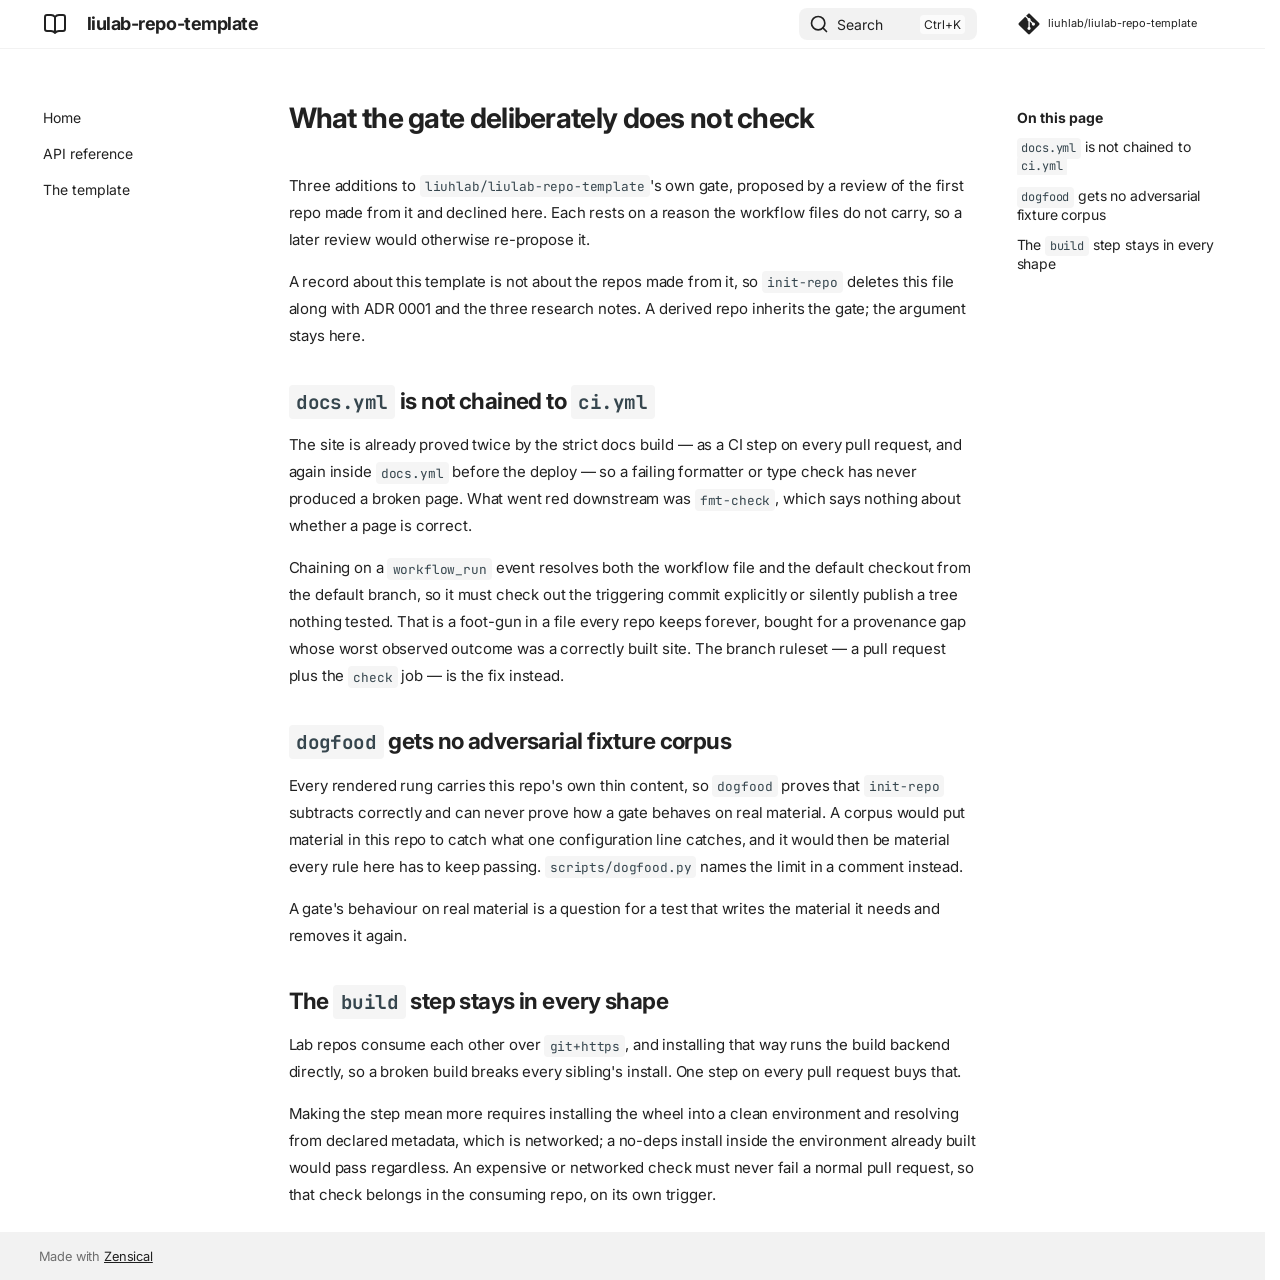
<file: adr/0002-what-the-gate-does-not-check/index.html>
<!doctype html>
<html lang="en" class="no-js">
  <head>
    
      <meta charset="utf-8">
      <meta name="viewport" content="width=device-width,initial-scale=1">
      
        <meta name="description" content="The starting point for a new Liu Lab repo: one toolchain, one gate, and a script that customises the copy.">
      
      
      
        <link rel="canonical" href="https://liuhlab.github.io/liulab-repo-template/adr/0002-what-the-gate-does-not-check/">
      
      
      
      
        
      
      
      <link rel="icon" href="../../assets/images/favicon.png">
      <meta name="generator" content="zensical-0.0.57">
    
    
      
        <title>What the gate deliberately does not check - liulab-repo-template</title>
      
    
    
      
        
      
      <link rel="stylesheet" href="../../assets/stylesheets/modern/main.5da3a30f.min.css">
      
      


    
    
      
    
    
      
        
        
        <link rel="preconnect" href="https://fonts.gstatic.com" crossorigin>
        <link rel="stylesheet" href="https://fonts.googleapis.com/css?family=Inter:300,300i,400,400i,500,500i,700,700i%7CJetBrains+Mono:400,400i,700,700i&amp;display=fallback">
        <style>:root{--md-text-font:"Inter";--md-code-font:"JetBrains Mono"}</style>
      
    
    
      <link rel="stylesheet" href="../../stylesheets/diagrams.css">
    
    <script>__md_scope=new URL("../..",location),__md_scope.pathname.endsWith("/")||(__md_scope=new URL(__md_scope.pathname+"/",location)),__md_hash=e=>[...e].reduce(((e,t)=>(e<<5)-e+t.charCodeAt(0)),0),__md_get=(e,t=localStorage,_=__md_scope)=>JSON.parse(t.getItem(_.pathname+"."+e)),__md_set=(e,t,_=localStorage,a=__md_scope)=>{try{_.setItem(a.pathname+"."+e,JSON.stringify(t))}catch(e){}},document.documentElement.setAttribute("data-platform",navigator.platform)</script>
    
      

    
    
  </head>
  
  
    <body dir="ltr">
  
    
    <input class="md-toggle" data-md-toggle="drawer" type="checkbox" id="__drawer" autocomplete="off">
    <input class="md-toggle" data-md-toggle="search" type="checkbox" id="__search" autocomplete="off">
    <label class="md-overlay" for="__drawer" aria-label="Navigation"></label>
    <div data-md-component="skip">
      
        
        <a href="#what-the-gate-deliberately-does-not-check" class="md-skip">
          Skip to content
        </a>
      
    </div>
    <div data-md-component="announce">
      
    </div>
    
    
      

  

<header class="md-header md-header--shadow" data-md-component="header">
  <nav class="md-header__inner md-grid" aria-label="Header">
    <a href="../.." title="liulab-repo-template" class="md-header__button md-logo" aria-label="liulab-repo-template" data-md-component="logo">
      
  
  <svg xmlns="http://www.w3.org/2000/svg" fill="none" stroke="currentColor" stroke-linecap="round" stroke-linejoin="round" stroke-width="2" class="lucide lucide-book-open" viewBox="0 0 24 24"><path d="M12 5v16M20.001 19A2 2 0 0 0 22 17V5a2 2 0 0 0-1.999-2L16 3.002A5 5 0 0 0 12 5a5 5 0 0 0-4-2H4a2 2 0 0 0-2 2v12a2 2 0 0 0 1.999 2H8a5 5 0 0 1 4 2 5 5 0 0 1 4-2z"/></svg>

    </a>
    <label class="md-header__button md-icon" for="__drawer" aria-label="Navigation">
      
      <svg xmlns="http://www.w3.org/2000/svg" fill="none" stroke="currentColor" stroke-linecap="round" stroke-linejoin="round" stroke-width="2" class="lucide lucide-menu" viewBox="0 0 24 24"><path d="M4 5h16M4 12h16M4 19h16"/></svg>
    </label>
    <div class="md-header__title" data-md-component="header-title">
      <div class="md-header__ellipsis">
        <div class="md-header__topic">
          <span class="md-ellipsis">
            liulab-repo-template
          </span>
        </div>
        <div class="md-header__topic" data-md-component="header-topic">
          <span class="md-ellipsis">
            
              What the gate deliberately does not check
            
          </span>
        </div>
      </div>
    </div>
    
    
      <script>var palette=__md_get("__palette");if(palette&&palette.color){if("(prefers-color-scheme)"===palette.color.media){var media=matchMedia("(prefers-color-scheme: light)"),input=document.querySelector(media.matches?"[data-md-color-media='(prefers-color-scheme: light)']":"[data-md-color-media='(prefers-color-scheme: dark)']");palette.color.media=input.getAttribute("data-md-color-media"),palette.color.scheme=input.getAttribute("data-md-color-scheme"),palette.color.primary=input.getAttribute("data-md-color-primary"),palette.color.accent=input.getAttribute("data-md-color-accent")}for(var[key,value]of Object.entries(palette.color))document.body.setAttribute("data-md-color-"+key,value)}</script>
    
    
    
      
      
        <label class="md-header__button md-icon" for="__search" aria-label="Search">
          
          <svg xmlns="http://www.w3.org/2000/svg" fill="none" stroke="currentColor" stroke-linecap="round" stroke-linejoin="round" stroke-width="2" class="lucide lucide-search" viewBox="0 0 24 24"><path d="m21 21-4.34-4.34"/><circle cx="11" cy="11" r="8"/></svg>
        </label>
        <div class="md-search" data-md-component="search" role="dialog" aria-label="Search">
  <button type="button" class="md-search__button">
    Search
  </button>
</div>
      
    
    <div class="md-header__source">
      
        <a href="https://github.com/liuhlab/liulab-repo-template" title="Go to repository" class="md-source" data-md-component="source">
  <div class="md-source__icon md-icon">
    
    <svg xmlns="http://www.w3.org/2000/svg" viewBox="0 0 448 512"><!--! Font Awesome Free 7.3.1 by @fontawesome - https://fontawesome.com License - https://fontawesome.com/license/free (Icons: CC BY 4.0, Fonts: SIL OFL 1.1, Code: MIT License) Copyright 2026 Fonticons, Inc.--><path fill="currentColor" d="M439.6 236.1 244 40.5c-5.4-5.5-12.8-8.5-20.4-8.5s-15 3-20.4 8.4L162.5 81l51.5 51.5c27.1-9.1 52.7 16.8 43.4 43.7l49.7 49.7c34.2-11.8 61.2 31 35.5 56.7-26.5 26.5-70.2-2.9-56-37.3L240.3 199v121.9c25.3 12.5 22.3 41.8 9.1 55-6.4 6.4-15.2 10.1-24.3 10.1s-17.8-3.6-24.3-10.1c-17.6-17.6-11.1-46.9 11.2-56v-123c-20.8-8.5-24.6-30.7-18.6-45L142.6 101 8.5 235.1C3 240.6 0 247.9 0 255.5s3 15 8.5 20.4l195.6 195.7c5.4 5.4 12.7 8.4 20.4 8.4s15-3 20.4-8.4l194.7-194.7c5.4-5.4 8.4-12.8 8.4-20.4s-3-15-8.4-20.4"/></svg>
  </div>
  <div class="md-source__repository">
    liuhlab/liulab-repo-template
  </div>
</a>
      
    </div>
  </nav>
  
</header>
    
    <div class="md-container" data-md-component="container">
      
      
        
          
        
      
      <main class="md-main" data-md-component="main">
        <div class="md-main__inner md-grid">
          
            
              
              <div class="md-sidebar md-sidebar--primary" data-md-component="sidebar" data-md-type="navigation" >
                <div class="md-sidebar__scrollwrap">
                  <div class="md-sidebar__inner">
                    



<nav class="md-nav md-nav--primary" aria-label="Navigation" data-md-level="0">
  <label class="md-nav__title" for="__drawer">
    <a href="../.." title="liulab-repo-template" class="md-nav__button md-logo" aria-label="liulab-repo-template" data-md-component="logo">
      
  
  <svg xmlns="http://www.w3.org/2000/svg" fill="none" stroke="currentColor" stroke-linecap="round" stroke-linejoin="round" stroke-width="2" class="lucide lucide-book-open" viewBox="0 0 24 24"><path d="M12 5v16M20.001 19A2 2 0 0 0 22 17V5a2 2 0 0 0-1.999-2L16 3.002A5 5 0 0 0 12 5a5 5 0 0 0-4-2H4a2 2 0 0 0-2 2v12a2 2 0 0 0 1.999 2H8a5 5 0 0 1 4 2 5 5 0 0 1 4-2z"/></svg>

    </a>
    liulab-repo-template
  </label>
  
    <div class="md-nav__source">
      <a href="https://github.com/liuhlab/liulab-repo-template" title="Go to repository" class="md-source" data-md-component="source">
  <div class="md-source__icon md-icon">
    
    <svg xmlns="http://www.w3.org/2000/svg" viewBox="0 0 448 512"><!--! Font Awesome Free 7.3.1 by @fontawesome - https://fontawesome.com License - https://fontawesome.com/license/free (Icons: CC BY 4.0, Fonts: SIL OFL 1.1, Code: MIT License) Copyright 2026 Fonticons, Inc.--><path fill="currentColor" d="M439.6 236.1 244 40.5c-5.4-5.5-12.8-8.5-20.4-8.5s-15 3-20.4 8.4L162.5 81l51.5 51.5c27.1-9.1 52.7 16.8 43.4 43.7l49.7 49.7c34.2-11.8 61.2 31 35.5 56.7-26.5 26.5-70.2-2.9-56-37.3L240.3 199v121.9c25.3 12.5 22.3 41.8 9.1 55-6.4 6.4-15.2 10.1-24.3 10.1s-17.8-3.6-24.3-10.1c-17.6-17.6-11.1-46.9 11.2-56v-123c-20.8-8.5-24.6-30.7-18.6-45L142.6 101 8.5 235.1C3 240.6 0 247.9 0 255.5s3 15 8.5 20.4l195.6 195.7c5.4 5.4 12.7 8.4 20.4 8.4s15-3 20.4-8.4l194.7-194.7c5.4-5.4 8.4-12.8 8.4-20.4s-3-15-8.4-20.4"/></svg>
  </div>
  <div class="md-source__repository">
    liuhlab/liulab-repo-template
  </div>
</a>
    </div>
  
  <ul class="md-nav__list" data-md-scrollfix>
    
      
      
  
  
  
  
    <li class="md-nav__item">
      <a href="../.." class="md-nav__link">
        
  
  
  <span class="md-ellipsis">
    
  
  Home

    
  </span>
  
  

      </a>
    </li>
  

    
      
      
  
  
  
  
    <li class="md-nav__item">
      <a href="../../api/" class="md-nav__link">
        
  
  
  <span class="md-ellipsis">
    
  
  API reference

    
  </span>
  
  

      </a>
    </li>
  

    
      
      
  
  
  
  
    <li class="md-nav__item">
      <a href="../../template/" class="md-nav__link">
        
  
  
  <span class="md-ellipsis">
    
  
  The template

    
  </span>
  
  

      </a>
    </li>
  

    
  </ul>
</nav>
                  </div>
                </div>
              </div>
            
            
              
              <div class="md-sidebar md-sidebar--secondary" data-md-component="sidebar" data-md-type="toc" >
                <div class="md-sidebar__scrollwrap">
                  
                    
                    
                    
                      
                    
                    
                      <input class="md-nav__toggle md-toggle" type="checkbox" id="__toc">
                      <div class="md-sidebar-button__wrapper">
                        <label class="md-sidebar-button" for="__toc"></label>
                      </div>
                    
                  
                  <div class="md-sidebar__inner">
                    


<nav class="md-nav md-nav--secondary" aria-label="On this page">
  
  
  
    
  
  
    <label class="md-nav__title" for="__toc">
      <span class="md-nav__icon md-icon"></span>
      On this page
    </label>
    <ul class="md-nav__list" data-md-component="toc" data-md-scrollfix>
      
        <li class="md-nav__item">
  <a href="#docsyml-is-not-chained-to-ciyml" class="md-nav__link">
    <span class="md-ellipsis">
      <span class="md-typeset">
        <code>docs.yml</code> is not chained to <code>ci.yml</code>
      </span>
    </span>
  </a>
  
</li>
      
        <li class="md-nav__item">
  <a href="#dogfood-gets-no-adversarial-fixture-corpus" class="md-nav__link">
    <span class="md-ellipsis">
      <span class="md-typeset">
        <code>dogfood</code> gets no adversarial fixture corpus
      </span>
    </span>
  </a>
  
</li>
      
        <li class="md-nav__item">
  <a href="#the-build-step-stays-in-every-shape" class="md-nav__link">
    <span class="md-ellipsis">
      <span class="md-typeset">
        The <code>build</code> step stays in every shape
      </span>
    </span>
  </a>
  
</li>
      
    </ul>
  
</nav>
                  </div>
                </div>
              </div>
            
          
          
            <div class="md-content" data-md-component="content">
              
              <article class="md-content__inner md-typeset">
                
                  
  
  


<h1 id="what-the-gate-deliberately-does-not-check">What the gate deliberately does not check<a class="headerlink" href="#what-the-gate-deliberately-does-not-check" title="Permanent link">&para;</a></h1>
<p>Three additions to <code>liuhlab/liulab-repo-template</code>'s own gate, proposed by a review of the
first repo made from it and declined here. Each rests on a reason the workflow files do not
carry, so a later review would otherwise re-propose it.</p>
<p>A record about this template is not about the repos made from it, so <code>init-repo</code> deletes this
file along with ADR 0001 and the three research notes. A derived repo inherits the gate; the
argument stays here.</p>
<h2 id="docsyml-is-not-chained-to-ciyml"><code>docs.yml</code> is not chained to <code>ci.yml</code><a class="headerlink" href="#docsyml-is-not-chained-to-ciyml" title="Permanent link">&para;</a></h2>
<p>The site is already proved twice by the strict docs build — as a CI step on every pull
request, and again inside <code>docs.yml</code> before the deploy — so a failing formatter or type check
has never produced a broken page. What went red downstream was <code>fmt-check</code>, which says nothing
about whether a page is correct.</p>
<p>Chaining on a <code>workflow_run</code> event resolves both the workflow file and the default checkout
from the default branch, so it must check out the triggering commit explicitly or silently
publish a tree nothing tested. That is a foot-gun in a file every repo keeps forever, bought
for a provenance gap whose worst observed outcome was a correctly built site. The branch
ruleset — a pull request plus the <code>check</code> job — is the fix instead.</p>
<h2 id="dogfood-gets-no-adversarial-fixture-corpus"><code>dogfood</code> gets no adversarial fixture corpus<a class="headerlink" href="#dogfood-gets-no-adversarial-fixture-corpus" title="Permanent link">&para;</a></h2>
<p>Every rendered rung carries this repo's own thin content, so <code>dogfood</code> proves that <code>init-repo</code>
subtracts correctly and can never prove how a gate behaves on real material. A corpus would
put material in this repo to catch what one configuration line catches, and it would then be
material every rule here has to keep passing. <code>scripts/dogfood.py</code> names the limit in a
comment instead.</p>
<p>A gate's behaviour on real material is a question for a test that writes the material it
needs and removes it again.</p>
<h2 id="the-build-step-stays-in-every-shape">The <code>build</code> step stays in every shape<a class="headerlink" href="#the-build-step-stays-in-every-shape" title="Permanent link">&para;</a></h2>
<p>Lab repos consume each other over <code>git+https</code>, and installing that way runs the build backend
directly, so a broken build breaks every sibling's install. One step on every pull request buys
that.</p>
<p>Making the step mean more requires installing the wheel into a clean environment and resolving
from declared metadata, which is networked; a no-deps install inside the environment already
built would pass regardless. An expensive or networked check must never fail a normal pull
request, so that check belongs in the consuming repo, on its own trigger.</p>









  
  






                
              </article>
            </div>
          
          
<script>var target=document.getElementById(location.hash.slice(1));target&&target.name&&(target.checked=target.name.startsWith("__tabbed_"))</script>
        </div>
        
      </main>
      
        <footer class="md-footer">
  
  <div class="md-footer-meta md-typeset">
    <div class="md-footer-meta__inner md-grid">
      <div class="md-copyright">
  
  
    Made with
    <a href="https://zensical.org/" target="_blank" rel="noopener">
      Zensical
    </a>
  
</div>
      
    </div>
  </div>
</footer>
      
    </div>
    <div class="md-dialog" data-md-component="dialog">
      <div class="md-dialog__inner md-typeset"></div>
    </div>
    
    
    
      
      
      <script id="__config" type="application/json">{"annotate":null,"base":"../..","features":[],"search":"../../assets/javascripts/workers/search.7d14d953.min.js","tags":null,"translations":{"clipboard.copied":"Copied to clipboard","clipboard.copy":"Copy to clipboard","search.result.more.one":"1 more on this page","search.result.more.other":"# more on this page","search.result.none":"No matching documents","search.result.one":"1 matching document","search.result.other":"# matching documents","search.result.placeholder":"Type to start searching","search.result.term.missing":"Missing","select.version":"Select version"},"version":null}</script>
    
    
      <script src="../../assets/javascripts/bundle.49251538.min.js"></script>
      
    
  </body>
</html>
</file>
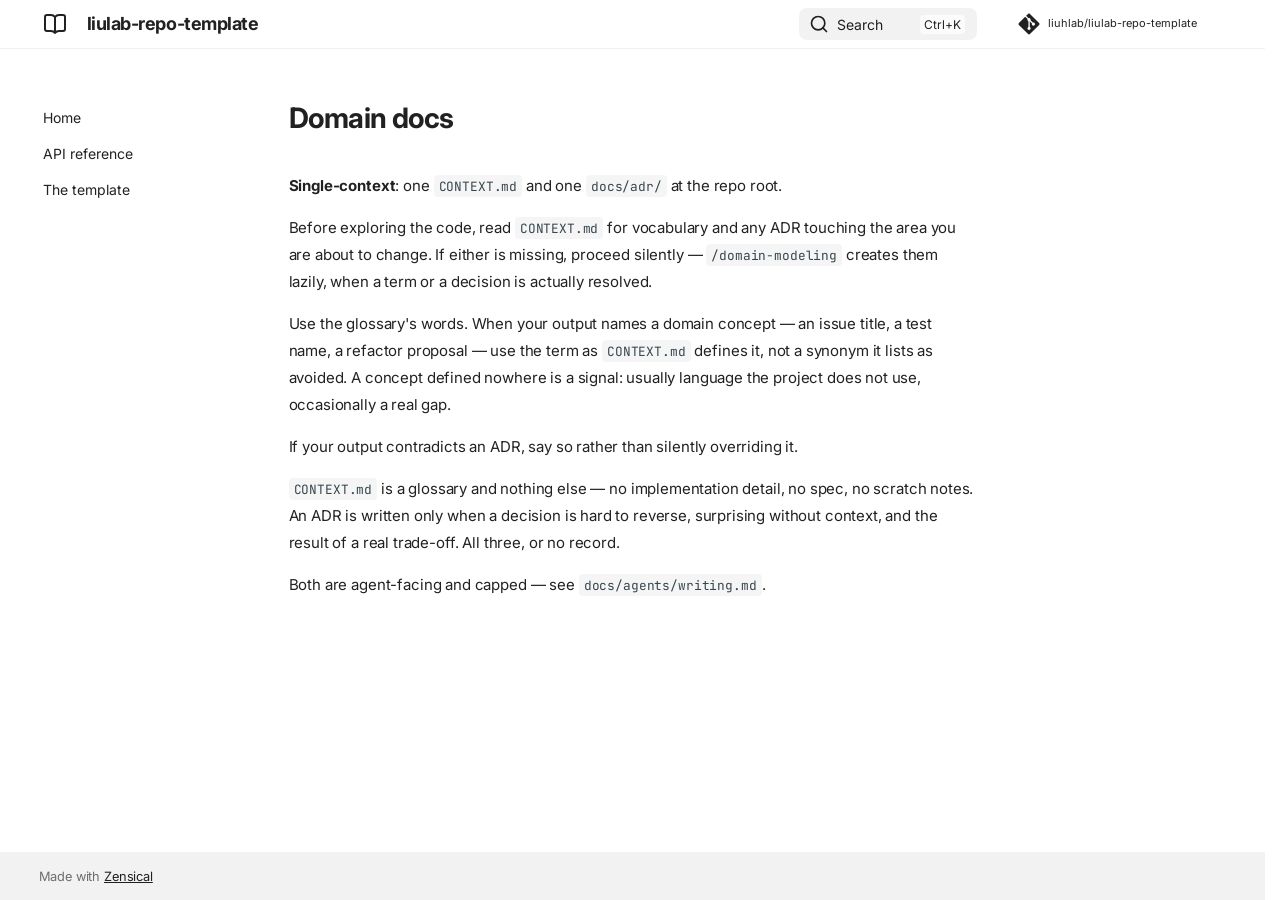
<file: agents/domain/index.html>
<!doctype html>
<html lang="en" class="no-js">
  <head>
    
      <meta charset="utf-8">
      <meta name="viewport" content="width=device-width,initial-scale=1">
      
        <meta name="description" content="The starting point for a new Liu Lab repo: one toolchain, one gate, and a script that customises the copy.">
      
      
      
        <link rel="canonical" href="https://liuhlab.github.io/liulab-repo-template/agents/domain/">
      
      
      
      
        
      
      
      <link rel="icon" href="../../assets/images/favicon.png">
      <meta name="generator" content="zensical-0.0.57">
    
    
      
        <title>Domain docs - liulab-repo-template</title>
      
    
    
      
        
      
      <link rel="stylesheet" href="../../assets/stylesheets/modern/main.5da3a30f.min.css">
      
      


    
    
      
    
    
      
        
        
        <link rel="preconnect" href="https://fonts.gstatic.com" crossorigin>
        <link rel="stylesheet" href="https://fonts.googleapis.com/css?family=Inter:300,300i,400,400i,500,500i,700,700i%7CJetBrains+Mono:400,400i,700,700i&amp;display=fallback">
        <style>:root{--md-text-font:"Inter";--md-code-font:"JetBrains Mono"}</style>
      
    
    
    <script>__md_scope=new URL("../..",location),__md_scope.pathname.endsWith("/")||(__md_scope=new URL(__md_scope.pathname+"/",location)),__md_hash=e=>[...e].reduce(((e,t)=>(e<<5)-e+t.charCodeAt(0)),0),__md_get=(e,t=localStorage,_=__md_scope)=>JSON.parse(t.getItem(_.pathname+"."+e)),__md_set=(e,t,_=localStorage,a=__md_scope)=>{try{_.setItem(a.pathname+"."+e,JSON.stringify(t))}catch(e){}},document.documentElement.setAttribute("data-platform",navigator.platform)</script>
    
      

    
    
  </head>
  
  
    <body dir="ltr">
  
    
    <input class="md-toggle" data-md-toggle="drawer" type="checkbox" id="__drawer" autocomplete="off">
    <input class="md-toggle" data-md-toggle="search" type="checkbox" id="__search" autocomplete="off">
    <label class="md-overlay" for="__drawer" aria-label="Navigation"></label>
    <div data-md-component="skip">
      
        
        <a href="#domain-docs" class="md-skip">
          Skip to content
        </a>
      
    </div>
    <div data-md-component="announce">
      
    </div>
    
    
      

  

<header class="md-header md-header--shadow" data-md-component="header">
  <nav class="md-header__inner md-grid" aria-label="Header">
    <a href="../.." title="liulab-repo-template" class="md-header__button md-logo" aria-label="liulab-repo-template" data-md-component="logo">
      
  
  <svg xmlns="http://www.w3.org/2000/svg" fill="none" stroke="currentColor" stroke-linecap="round" stroke-linejoin="round" stroke-width="2" class="lucide lucide-book-open" viewBox="0 0 24 24"><path d="M12 5v16M20.001 19A2 2 0 0 0 22 17V5a2 2 0 0 0-1.999-2L16 3.002A5 5 0 0 0 12 5a5 5 0 0 0-4-2H4a2 2 0 0 0-2 2v12a2 2 0 0 0 1.999 2H8a5 5 0 0 1 4 2 5 5 0 0 1 4-2z"/></svg>

    </a>
    <label class="md-header__button md-icon" for="__drawer" aria-label="Navigation">
      
      <svg xmlns="http://www.w3.org/2000/svg" fill="none" stroke="currentColor" stroke-linecap="round" stroke-linejoin="round" stroke-width="2" class="lucide lucide-menu" viewBox="0 0 24 24"><path d="M4 5h16M4 12h16M4 19h16"/></svg>
    </label>
    <div class="md-header__title" data-md-component="header-title">
      <div class="md-header__ellipsis">
        <div class="md-header__topic">
          <span class="md-ellipsis">
            liulab-repo-template
          </span>
        </div>
        <div class="md-header__topic" data-md-component="header-topic">
          <span class="md-ellipsis">
            
              Domain docs
            
          </span>
        </div>
      </div>
    </div>
    
    
      <script>var palette=__md_get("__palette");if(palette&&palette.color){if("(prefers-color-scheme)"===palette.color.media){var media=matchMedia("(prefers-color-scheme: light)"),input=document.querySelector(media.matches?"[data-md-color-media='(prefers-color-scheme: light)']":"[data-md-color-media='(prefers-color-scheme: dark)']");palette.color.media=input.getAttribute("data-md-color-media"),palette.color.scheme=input.getAttribute("data-md-color-scheme"),palette.color.primary=input.getAttribute("data-md-color-primary"),palette.color.accent=input.getAttribute("data-md-color-accent")}for(var[key,value]of Object.entries(palette.color))document.body.setAttribute("data-md-color-"+key,value)}</script>
    
    
    
      
      
        <label class="md-header__button md-icon" for="__search" aria-label="Search">
          
          <svg xmlns="http://www.w3.org/2000/svg" fill="none" stroke="currentColor" stroke-linecap="round" stroke-linejoin="round" stroke-width="2" class="lucide lucide-search" viewBox="0 0 24 24"><path d="m21 21-4.34-4.34"/><circle cx="11" cy="11" r="8"/></svg>
        </label>
        <div class="md-search" data-md-component="search" role="dialog" aria-label="Search">
  <button type="button" class="md-search__button">
    Search
  </button>
</div>
      
    
    <div class="md-header__source">
      
        <a href="https://github.com/liuhlab/liulab-repo-template" title="Go to repository" class="md-source" data-md-component="source">
  <div class="md-source__icon md-icon">
    
    <svg xmlns="http://www.w3.org/2000/svg" viewBox="0 0 448 512"><!--! Font Awesome Free 7.3.1 by @fontawesome - https://fontawesome.com License - https://fontawesome.com/license/free (Icons: CC BY 4.0, Fonts: SIL OFL 1.1, Code: MIT License) Copyright 2026 Fonticons, Inc.--><path fill="currentColor" d="M439.6 236.1 244 40.5c-5.4-5.5-12.8-8.5-20.4-8.5s-15 3-20.4 8.4L162.5 81l51.5 51.5c27.1-9.1 52.7 16.8 43.4 43.7l49.7 49.7c34.2-11.8 61.2 31 35.5 56.7-26.5 26.5-70.2-2.9-56-37.3L240.3 199v121.9c25.3 12.5 22.3 41.8 9.1 55-6.4 6.4-15.2 10.1-24.3 10.1s-17.8-3.6-24.3-10.1c-17.6-17.6-11.1-46.9 11.2-56v-123c-20.8-8.5-24.6-30.7-18.6-45L142.6 101 8.5 235.1C3 240.6 0 247.9 0 255.5s3 15 8.5 20.4l195.6 195.7c5.4 5.4 12.7 8.4 20.4 8.4s15-3 20.4-8.4l194.7-194.7c5.4-5.4 8.4-12.8 8.4-20.4s-3-15-8.4-20.4"/></svg>
  </div>
  <div class="md-source__repository">
    liuhlab/liulab-repo-template
  </div>
</a>
      
    </div>
  </nav>
  
</header>
    
    <div class="md-container" data-md-component="container">
      
      
        
          
        
      
      <main class="md-main" data-md-component="main">
        <div class="md-main__inner md-grid">
          
            
              
              <div class="md-sidebar md-sidebar--primary" data-md-component="sidebar" data-md-type="navigation" >
                <div class="md-sidebar__scrollwrap">
                  <div class="md-sidebar__inner">
                    



<nav class="md-nav md-nav--primary" aria-label="Navigation" data-md-level="0">
  <label class="md-nav__title" for="__drawer">
    <a href="../.." title="liulab-repo-template" class="md-nav__button md-logo" aria-label="liulab-repo-template" data-md-component="logo">
      
  
  <svg xmlns="http://www.w3.org/2000/svg" fill="none" stroke="currentColor" stroke-linecap="round" stroke-linejoin="round" stroke-width="2" class="lucide lucide-book-open" viewBox="0 0 24 24"><path d="M12 5v16M20.001 19A2 2 0 0 0 22 17V5a2 2 0 0 0-1.999-2L16 3.002A5 5 0 0 0 12 5a5 5 0 0 0-4-2H4a2 2 0 0 0-2 2v12a2 2 0 0 0 1.999 2H8a5 5 0 0 1 4 2 5 5 0 0 1 4-2z"/></svg>

    </a>
    liulab-repo-template
  </label>
  
    <div class="md-nav__source">
      <a href="https://github.com/liuhlab/liulab-repo-template" title="Go to repository" class="md-source" data-md-component="source">
  <div class="md-source__icon md-icon">
    
    <svg xmlns="http://www.w3.org/2000/svg" viewBox="0 0 448 512"><!--! Font Awesome Free 7.3.1 by @fontawesome - https://fontawesome.com License - https://fontawesome.com/license/free (Icons: CC BY 4.0, Fonts: SIL OFL 1.1, Code: MIT License) Copyright 2026 Fonticons, Inc.--><path fill="currentColor" d="M439.6 236.1 244 40.5c-5.4-5.5-12.8-8.5-20.4-8.5s-15 3-20.4 8.4L162.5 81l51.5 51.5c27.1-9.1 52.7 16.8 43.4 43.7l49.7 49.7c34.2-11.8 61.2 31 35.5 56.7-26.5 26.5-70.2-2.9-56-37.3L240.3 199v121.9c25.3 12.5 22.3 41.8 9.1 55-6.4 6.4-15.2 10.1-24.3 10.1s-17.8-3.6-24.3-10.1c-17.6-17.6-11.1-46.9 11.2-56v-123c-20.8-8.5-24.6-30.7-18.6-45L142.6 101 8.5 235.1C3 240.6 0 247.9 0 255.5s3 15 8.5 20.4l195.6 195.7c5.4 5.4 12.7 8.4 20.4 8.4s15-3 20.4-8.4l194.7-194.7c5.4-5.4 8.4-12.8 8.4-20.4s-3-15-8.4-20.4"/></svg>
  </div>
  <div class="md-source__repository">
    liuhlab/liulab-repo-template
  </div>
</a>
    </div>
  
  <ul class="md-nav__list" data-md-scrollfix>
    
      
      
  
  
  
  
    <li class="md-nav__item">
      <a href="../.." class="md-nav__link">
        
  
  
  <span class="md-ellipsis">
    
  
  Home

    
  </span>
  
  

      </a>
    </li>
  

    
      
      
  
  
  
  
    <li class="md-nav__item">
      <a href="../../api/" class="md-nav__link">
        
  
  
  <span class="md-ellipsis">
    
  
  API reference

    
  </span>
  
  

      </a>
    </li>
  

    
      
      
  
  
  
  
    <li class="md-nav__item">
      <a href="../../template/" class="md-nav__link">
        
  
  
  <span class="md-ellipsis">
    
  
  The template

    
  </span>
  
  

      </a>
    </li>
  

    
  </ul>
</nav>
                  </div>
                </div>
              </div>
            
            
              
              <div class="md-sidebar md-sidebar--secondary" data-md-component="sidebar" data-md-type="toc" >
                <div class="md-sidebar__scrollwrap">
                  
                    
                    
                    
                      
                    
                    
                  
                  <div class="md-sidebar__inner">
                    


<nav class="md-nav md-nav--secondary" aria-label="On this page">
  
  
  
    
  
  
</nav>
                  </div>
                </div>
              </div>
            
          
          
            <div class="md-content" data-md-component="content">
              
              <article class="md-content__inner md-typeset">
                
                  
  
  


<h1 id="domain-docs">Domain docs<a class="headerlink" href="#domain-docs" title="Permanent link">&para;</a></h1>
<p><strong>Single-context</strong>: one <code>CONTEXT.md</code> and one <code>docs/adr/</code> at the repo root.</p>
<p>Before exploring the code, read <code>CONTEXT.md</code> for vocabulary and any ADR touching the area
you are about to change. If either is missing, proceed silently — <code>/domain-modeling</code> creates
them lazily, when a term or a decision is actually resolved.</p>
<p>Use the glossary's words. When your output names a domain concept — an issue title, a test
name, a refactor proposal — use the term as <code>CONTEXT.md</code> defines it, not a synonym it lists
as avoided. A concept defined nowhere is a signal: usually language the project does not
use, occasionally a real gap.</p>
<p>If your output contradicts an ADR, say so rather than silently overriding it.</p>
<p><code>CONTEXT.md</code> is a glossary and nothing else — no implementation detail, no spec, no scratch
notes. An ADR is written only when a decision is hard to reverse, surprising without
context, and the result of a real trade-off. All three, or no record.</p>
<p>Both are agent-facing and capped — see <code>docs/agents/writing.md</code>.</p>









  
  






                
              </article>
            </div>
          
          
<script>var target=document.getElementById(location.hash.slice(1));target&&target.name&&(target.checked=target.name.startsWith("__tabbed_"))</script>
        </div>
        
      </main>
      
        <footer class="md-footer">
  
  <div class="md-footer-meta md-typeset">
    <div class="md-footer-meta__inner md-grid">
      <div class="md-copyright">
  
  
    Made with
    <a href="https://zensical.org/" target="_blank" rel="noopener">
      Zensical
    </a>
  
</div>
      
    </div>
  </div>
</footer>
      
    </div>
    <div class="md-dialog" data-md-component="dialog">
      <div class="md-dialog__inner md-typeset"></div>
    </div>
    
    
    
      
      
      <script id="__config" type="application/json">{"annotate":null,"base":"../..","features":[],"search":"../../assets/javascripts/workers/search.7d14d953.min.js","tags":null,"translations":{"clipboard.copied":"Copied to clipboard","clipboard.copy":"Copy to clipboard","search.result.more.one":"1 more on this page","search.result.more.other":"# more on this page","search.result.none":"No matching documents","search.result.one":"1 matching document","search.result.other":"# matching documents","search.result.placeholder":"Type to start searching","search.result.term.missing":"Missing","select.version":"Select version"},"version":null}</script>
    
    
      <script src="../../assets/javascripts/bundle.49251538.min.js"></script>
      
    
  </body>
</html>
</file>
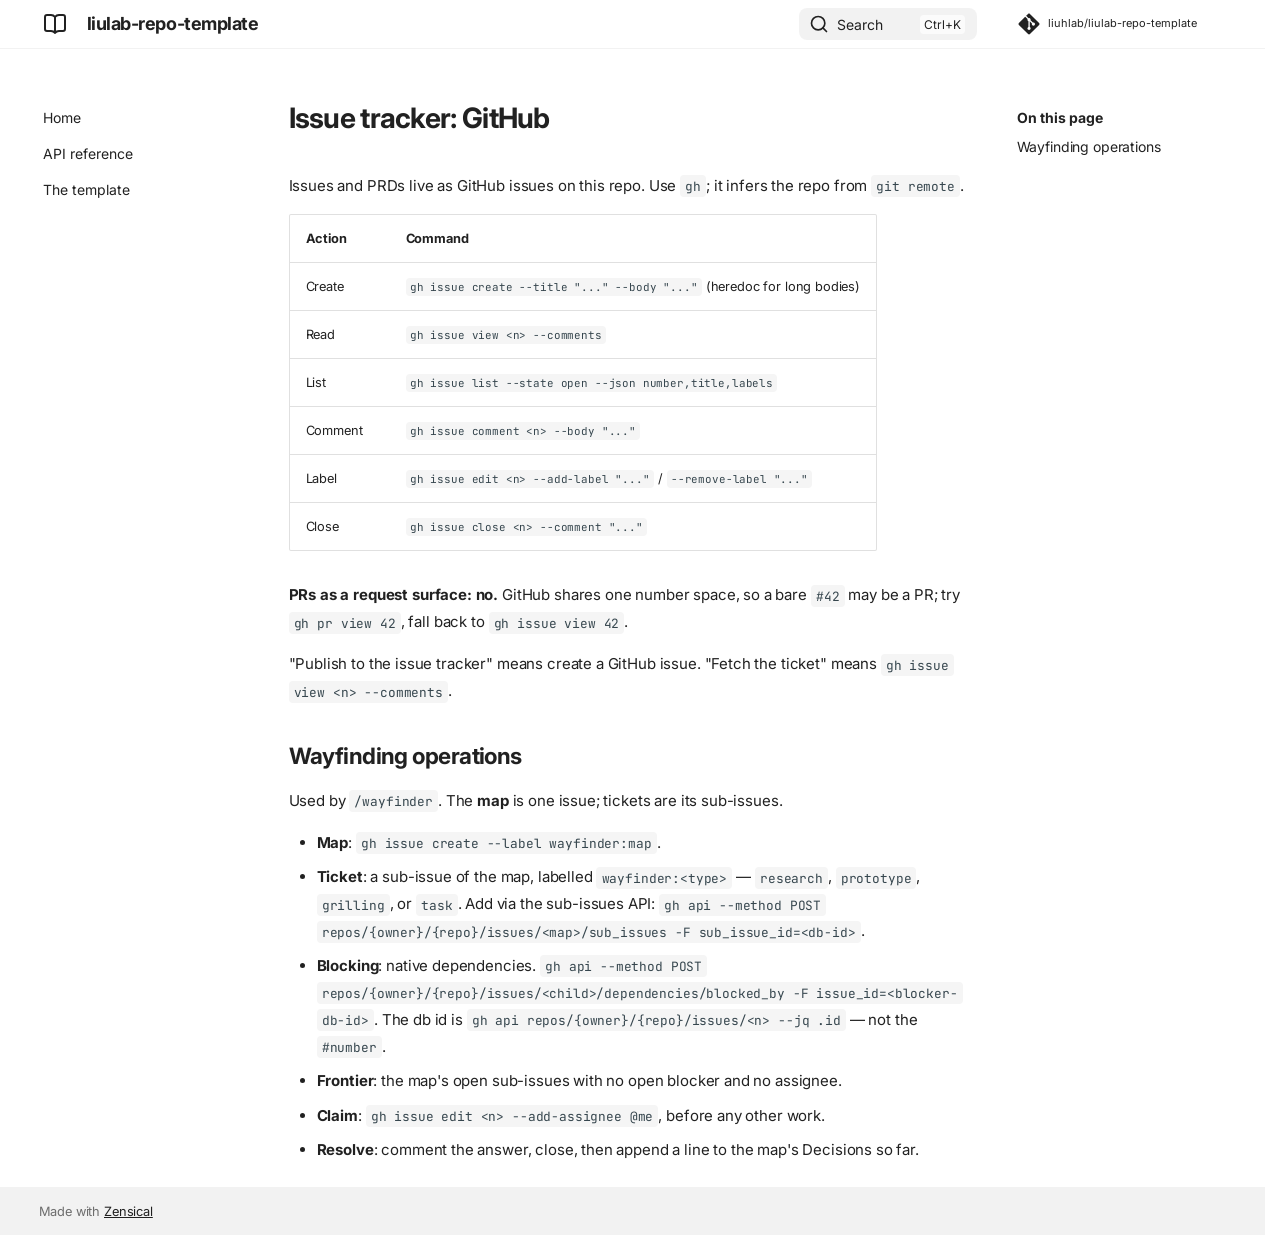
<file: agents/issue-tracker/index.html>
<!doctype html>
<html lang="en" class="no-js">
  <head>
    
      <meta charset="utf-8">
      <meta name="viewport" content="width=device-width,initial-scale=1">
      
        <meta name="description" content="The starting point for a new Liu Lab repo: one toolchain, one gate, and a script that customises the copy.">
      
      
      
        <link rel="canonical" href="https://liuhlab.github.io/liulab-repo-template/agents/issue-tracker/">
      
      
      
      
        
      
      
      <link rel="icon" href="../../assets/images/favicon.png">
      <meta name="generator" content="zensical-0.0.57">
    
    
      
        <title>Issue tracker: GitHub - liulab-repo-template</title>
      
    
    
      
        
      
      <link rel="stylesheet" href="../../assets/stylesheets/modern/main.5da3a30f.min.css">
      
      


    
    
      
    
    
      
        
        
        <link rel="preconnect" href="https://fonts.gstatic.com" crossorigin>
        <link rel="stylesheet" href="https://fonts.googleapis.com/css?family=Inter:300,300i,400,400i,500,500i,700,700i%7CJetBrains+Mono:400,400i,700,700i&amp;display=fallback">
        <style>:root{--md-text-font:"Inter";--md-code-font:"JetBrains Mono"}</style>
      
    
    
    <script>__md_scope=new URL("../..",location),__md_scope.pathname.endsWith("/")||(__md_scope=new URL(__md_scope.pathname+"/",location)),__md_hash=e=>[...e].reduce(((e,t)=>(e<<5)-e+t.charCodeAt(0)),0),__md_get=(e,t=localStorage,_=__md_scope)=>JSON.parse(t.getItem(_.pathname+"."+e)),__md_set=(e,t,_=localStorage,a=__md_scope)=>{try{_.setItem(a.pathname+"."+e,JSON.stringify(t))}catch(e){}},document.documentElement.setAttribute("data-platform",navigator.platform)</script>
    
      

    
    
  </head>
  
  
    <body dir="ltr">
  
    
    <input class="md-toggle" data-md-toggle="drawer" type="checkbox" id="__drawer" autocomplete="off">
    <input class="md-toggle" data-md-toggle="search" type="checkbox" id="__search" autocomplete="off">
    <label class="md-overlay" for="__drawer" aria-label="Navigation"></label>
    <div data-md-component="skip">
      
        
        <a href="#issue-tracker-github" class="md-skip">
          Skip to content
        </a>
      
    </div>
    <div data-md-component="announce">
      
    </div>
    
    
      

  

<header class="md-header md-header--shadow" data-md-component="header">
  <nav class="md-header__inner md-grid" aria-label="Header">
    <a href="../.." title="liulab-repo-template" class="md-header__button md-logo" aria-label="liulab-repo-template" data-md-component="logo">
      
  
  <svg xmlns="http://www.w3.org/2000/svg" fill="none" stroke="currentColor" stroke-linecap="round" stroke-linejoin="round" stroke-width="2" class="lucide lucide-book-open" viewBox="0 0 24 24"><path d="M12 5v16M20.001 19A2 2 0 0 0 22 17V5a2 2 0 0 0-1.999-2L16 3.002A5 5 0 0 0 12 5a5 5 0 0 0-4-2H4a2 2 0 0 0-2 2v12a2 2 0 0 0 1.999 2H8a5 5 0 0 1 4 2 5 5 0 0 1 4-2z"/></svg>

    </a>
    <label class="md-header__button md-icon" for="__drawer" aria-label="Navigation">
      
      <svg xmlns="http://www.w3.org/2000/svg" fill="none" stroke="currentColor" stroke-linecap="round" stroke-linejoin="round" stroke-width="2" class="lucide lucide-menu" viewBox="0 0 24 24"><path d="M4 5h16M4 12h16M4 19h16"/></svg>
    </label>
    <div class="md-header__title" data-md-component="header-title">
      <div class="md-header__ellipsis">
        <div class="md-header__topic">
          <span class="md-ellipsis">
            liulab-repo-template
          </span>
        </div>
        <div class="md-header__topic" data-md-component="header-topic">
          <span class="md-ellipsis">
            
              Issue tracker: GitHub
            
          </span>
        </div>
      </div>
    </div>
    
    
      <script>var palette=__md_get("__palette");if(palette&&palette.color){if("(prefers-color-scheme)"===palette.color.media){var media=matchMedia("(prefers-color-scheme: light)"),input=document.querySelector(media.matches?"[data-md-color-media='(prefers-color-scheme: light)']":"[data-md-color-media='(prefers-color-scheme: dark)']");palette.color.media=input.getAttribute("data-md-color-media"),palette.color.scheme=input.getAttribute("data-md-color-scheme"),palette.color.primary=input.getAttribute("data-md-color-primary"),palette.color.accent=input.getAttribute("data-md-color-accent")}for(var[key,value]of Object.entries(palette.color))document.body.setAttribute("data-md-color-"+key,value)}</script>
    
    
    
      
      
        <label class="md-header__button md-icon" for="__search" aria-label="Search">
          
          <svg xmlns="http://www.w3.org/2000/svg" fill="none" stroke="currentColor" stroke-linecap="round" stroke-linejoin="round" stroke-width="2" class="lucide lucide-search" viewBox="0 0 24 24"><path d="m21 21-4.34-4.34"/><circle cx="11" cy="11" r="8"/></svg>
        </label>
        <div class="md-search" data-md-component="search" role="dialog" aria-label="Search">
  <button type="button" class="md-search__button">
    Search
  </button>
</div>
      
    
    <div class="md-header__source">
      
        <a href="https://github.com/liuhlab/liulab-repo-template" title="Go to repository" class="md-source" data-md-component="source">
  <div class="md-source__icon md-icon">
    
    <svg xmlns="http://www.w3.org/2000/svg" viewBox="0 0 448 512"><!--! Font Awesome Free 7.3.1 by @fontawesome - https://fontawesome.com License - https://fontawesome.com/license/free (Icons: CC BY 4.0, Fonts: SIL OFL 1.1, Code: MIT License) Copyright 2026 Fonticons, Inc.--><path fill="currentColor" d="M439.6 236.1 244 40.5c-5.4-5.5-12.8-8.5-20.4-8.5s-15 3-20.4 8.4L162.5 81l51.5 51.5c27.1-9.1 52.7 16.8 43.4 43.7l49.7 49.7c34.2-11.8 61.2 31 35.5 56.7-26.5 26.5-70.2-2.9-56-37.3L240.3 199v121.9c25.3 12.5 22.3 41.8 9.1 55-6.4 6.4-15.2 10.1-24.3 10.1s-17.8-3.6-24.3-10.1c-17.6-17.6-11.1-46.9 11.2-56v-123c-20.8-8.5-24.6-30.7-18.6-45L142.6 101 8.5 235.1C3 240.6 0 247.9 0 255.5s3 15 8.5 20.4l195.6 195.7c5.4 5.4 12.7 8.4 20.4 8.4s15-3 20.4-8.4l194.7-194.7c5.4-5.4 8.4-12.8 8.4-20.4s-3-15-8.4-20.4"/></svg>
  </div>
  <div class="md-source__repository">
    liuhlab/liulab-repo-template
  </div>
</a>
      
    </div>
  </nav>
  
</header>
    
    <div class="md-container" data-md-component="container">
      
      
        
          
        
      
      <main class="md-main" data-md-component="main">
        <div class="md-main__inner md-grid">
          
            
              
              <div class="md-sidebar md-sidebar--primary" data-md-component="sidebar" data-md-type="navigation" >
                <div class="md-sidebar__scrollwrap">
                  <div class="md-sidebar__inner">
                    



<nav class="md-nav md-nav--primary" aria-label="Navigation" data-md-level="0">
  <label class="md-nav__title" for="__drawer">
    <a href="../.." title="liulab-repo-template" class="md-nav__button md-logo" aria-label="liulab-repo-template" data-md-component="logo">
      
  
  <svg xmlns="http://www.w3.org/2000/svg" fill="none" stroke="currentColor" stroke-linecap="round" stroke-linejoin="round" stroke-width="2" class="lucide lucide-book-open" viewBox="0 0 24 24"><path d="M12 5v16M20.001 19A2 2 0 0 0 22 17V5a2 2 0 0 0-1.999-2L16 3.002A5 5 0 0 0 12 5a5 5 0 0 0-4-2H4a2 2 0 0 0-2 2v12a2 2 0 0 0 1.999 2H8a5 5 0 0 1 4 2 5 5 0 0 1 4-2z"/></svg>

    </a>
    liulab-repo-template
  </label>
  
    <div class="md-nav__source">
      <a href="https://github.com/liuhlab/liulab-repo-template" title="Go to repository" class="md-source" data-md-component="source">
  <div class="md-source__icon md-icon">
    
    <svg xmlns="http://www.w3.org/2000/svg" viewBox="0 0 448 512"><!--! Font Awesome Free 7.3.1 by @fontawesome - https://fontawesome.com License - https://fontawesome.com/license/free (Icons: CC BY 4.0, Fonts: SIL OFL 1.1, Code: MIT License) Copyright 2026 Fonticons, Inc.--><path fill="currentColor" d="M439.6 236.1 244 40.5c-5.4-5.5-12.8-8.5-20.4-8.5s-15 3-20.4 8.4L162.5 81l51.5 51.5c27.1-9.1 52.7 16.8 43.4 43.7l49.7 49.7c34.2-11.8 61.2 31 35.5 56.7-26.5 26.5-70.2-2.9-56-37.3L240.3 199v121.9c25.3 12.5 22.3 41.8 9.1 55-6.4 6.4-15.2 10.1-24.3 10.1s-17.8-3.6-24.3-10.1c-17.6-17.6-11.1-46.9 11.2-56v-123c-20.8-8.5-24.6-30.7-18.6-45L142.6 101 8.5 235.1C3 240.6 0 247.9 0 255.5s3 15 8.5 20.4l195.6 195.7c5.4 5.4 12.7 8.4 20.4 8.4s15-3 20.4-8.4l194.7-194.7c5.4-5.4 8.4-12.8 8.4-20.4s-3-15-8.4-20.4"/></svg>
  </div>
  <div class="md-source__repository">
    liuhlab/liulab-repo-template
  </div>
</a>
    </div>
  
  <ul class="md-nav__list" data-md-scrollfix>
    
      
      
  
  
  
  
    <li class="md-nav__item">
      <a href="../.." class="md-nav__link">
        
  
  
  <span class="md-ellipsis">
    
  
  Home

    
  </span>
  
  

      </a>
    </li>
  

    
      
      
  
  
  
  
    <li class="md-nav__item">
      <a href="../../api/" class="md-nav__link">
        
  
  
  <span class="md-ellipsis">
    
  
  API reference

    
  </span>
  
  

      </a>
    </li>
  

    
      
      
  
  
  
  
    <li class="md-nav__item">
      <a href="../../template/" class="md-nav__link">
        
  
  
  <span class="md-ellipsis">
    
  
  The template

    
  </span>
  
  

      </a>
    </li>
  

    
  </ul>
</nav>
                  </div>
                </div>
              </div>
            
            
              
              <div class="md-sidebar md-sidebar--secondary" data-md-component="sidebar" data-md-type="toc" >
                <div class="md-sidebar__scrollwrap">
                  
                    
                    
                    
                      
                    
                    
                      <input class="md-nav__toggle md-toggle" type="checkbox" id="__toc">
                      <div class="md-sidebar-button__wrapper">
                        <label class="md-sidebar-button" for="__toc"></label>
                      </div>
                    
                  
                  <div class="md-sidebar__inner">
                    


<nav class="md-nav md-nav--secondary" aria-label="On this page">
  
  
  
    
  
  
    <label class="md-nav__title" for="__toc">
      <span class="md-nav__icon md-icon"></span>
      On this page
    </label>
    <ul class="md-nav__list" data-md-component="toc" data-md-scrollfix>
      
        <li class="md-nav__item">
  <a href="#wayfinding-operations" class="md-nav__link">
    <span class="md-ellipsis">
      <span class="md-typeset">
        Wayfinding operations
      </span>
    </span>
  </a>
  
</li>
      
    </ul>
  
</nav>
                  </div>
                </div>
              </div>
            
          
          
            <div class="md-content" data-md-component="content">
              
              <article class="md-content__inner md-typeset">
                
                  
  
  


<h1 id="issue-tracker-github">Issue tracker: GitHub<a class="headerlink" href="#issue-tracker-github" title="Permanent link">&para;</a></h1>
<p>Issues and PRDs live as GitHub issues on this repo. Use <code>gh</code>; it infers the repo from <code>git remote</code>.</p>
<table>
<thead>
<tr>
<th>Action</th>
<th>Command</th>
</tr>
</thead>
<tbody>
<tr>
<td>Create</td>
<td><code>gh issue create --title "..." --body "..."</code> (heredoc for long bodies)</td>
</tr>
<tr>
<td>Read</td>
<td><code>gh issue view &lt;n&gt; --comments</code></td>
</tr>
<tr>
<td>List</td>
<td><code>gh issue list --state open --json number,title,labels</code></td>
</tr>
<tr>
<td>Comment</td>
<td><code>gh issue comment &lt;n&gt; --body "..."</code></td>
</tr>
<tr>
<td>Label</td>
<td><code>gh issue edit &lt;n&gt; --add-label "..."</code> / <code>--remove-label "..."</code></td>
</tr>
<tr>
<td>Close</td>
<td><code>gh issue close &lt;n&gt; --comment "..."</code></td>
</tr>
</tbody>
</table>
<p><strong>PRs as a request surface: no.</strong> GitHub shares one number space, so a bare <code>#42</code> may be a PR;
try <code>gh pr view 42</code>, fall back to <code>gh issue view 42</code>.</p>
<p>"Publish to the issue tracker" means create a GitHub issue. "Fetch the ticket" means
<code>gh issue view &lt;n&gt; --comments</code>.</p>
<h2 id="wayfinding-operations">Wayfinding operations<a class="headerlink" href="#wayfinding-operations" title="Permanent link">&para;</a></h2>
<p>Used by <code>/wayfinder</code>. The <strong>map</strong> is one issue; tickets are its sub-issues.</p>
<ul>
<li><strong>Map</strong>: <code>gh issue create --label wayfinder:map</code>.</li>
<li><strong>Ticket</strong>: a sub-issue of the map, labelled <code>wayfinder:&lt;type&gt;</code> — <code>research</code>, <code>prototype</code>,
  <code>grilling</code>, or <code>task</code>. Add via the sub-issues API:
  <code>gh api --method POST repos/{owner}/{repo}/issues/&lt;map&gt;/sub_issues -F sub_issue_id=&lt;db-id&gt;</code>.</li>
<li><strong>Blocking</strong>: native dependencies.
  <code>gh api --method POST repos/{owner}/{repo}/issues/&lt;child&gt;/dependencies/blocked_by -F issue_id=&lt;blocker-db-id&gt;</code>.
  The db id is <code>gh api repos/{owner}/{repo}/issues/&lt;n&gt; --jq .id</code> — not the <code>#number</code>.</li>
<li><strong>Frontier</strong>: the map's open sub-issues with no open blocker and no assignee.</li>
<li><strong>Claim</strong>: <code>gh issue edit &lt;n&gt; --add-assignee @me</code>, before any other work.</li>
<li><strong>Resolve</strong>: comment the answer, close, then append a line to the map's Decisions so far.</li>
</ul>









  
  






                
              </article>
            </div>
          
          
<script>var target=document.getElementById(location.hash.slice(1));target&&target.name&&(target.checked=target.name.startsWith("__tabbed_"))</script>
        </div>
        
      </main>
      
        <footer class="md-footer">
  
  <div class="md-footer-meta md-typeset">
    <div class="md-footer-meta__inner md-grid">
      <div class="md-copyright">
  
  
    Made with
    <a href="https://zensical.org/" target="_blank" rel="noopener">
      Zensical
    </a>
  
</div>
      
    </div>
  </div>
</footer>
      
    </div>
    <div class="md-dialog" data-md-component="dialog">
      <div class="md-dialog__inner md-typeset"></div>
    </div>
    
    
    
      
      
      <script id="__config" type="application/json">{"annotate":null,"base":"../..","features":[],"search":"../../assets/javascripts/workers/search.7d14d953.min.js","tags":null,"translations":{"clipboard.copied":"Copied to clipboard","clipboard.copy":"Copy to clipboard","search.result.more.one":"1 more on this page","search.result.more.other":"# more on this page","search.result.none":"No matching documents","search.result.one":"1 matching document","search.result.other":"# matching documents","search.result.placeholder":"Type to start searching","search.result.term.missing":"Missing","select.version":"Select version"},"version":null}</script>
    
    
      <script src="../../assets/javascripts/bundle.49251538.min.js"></script>
      
    
  </body>
</html>
</file>
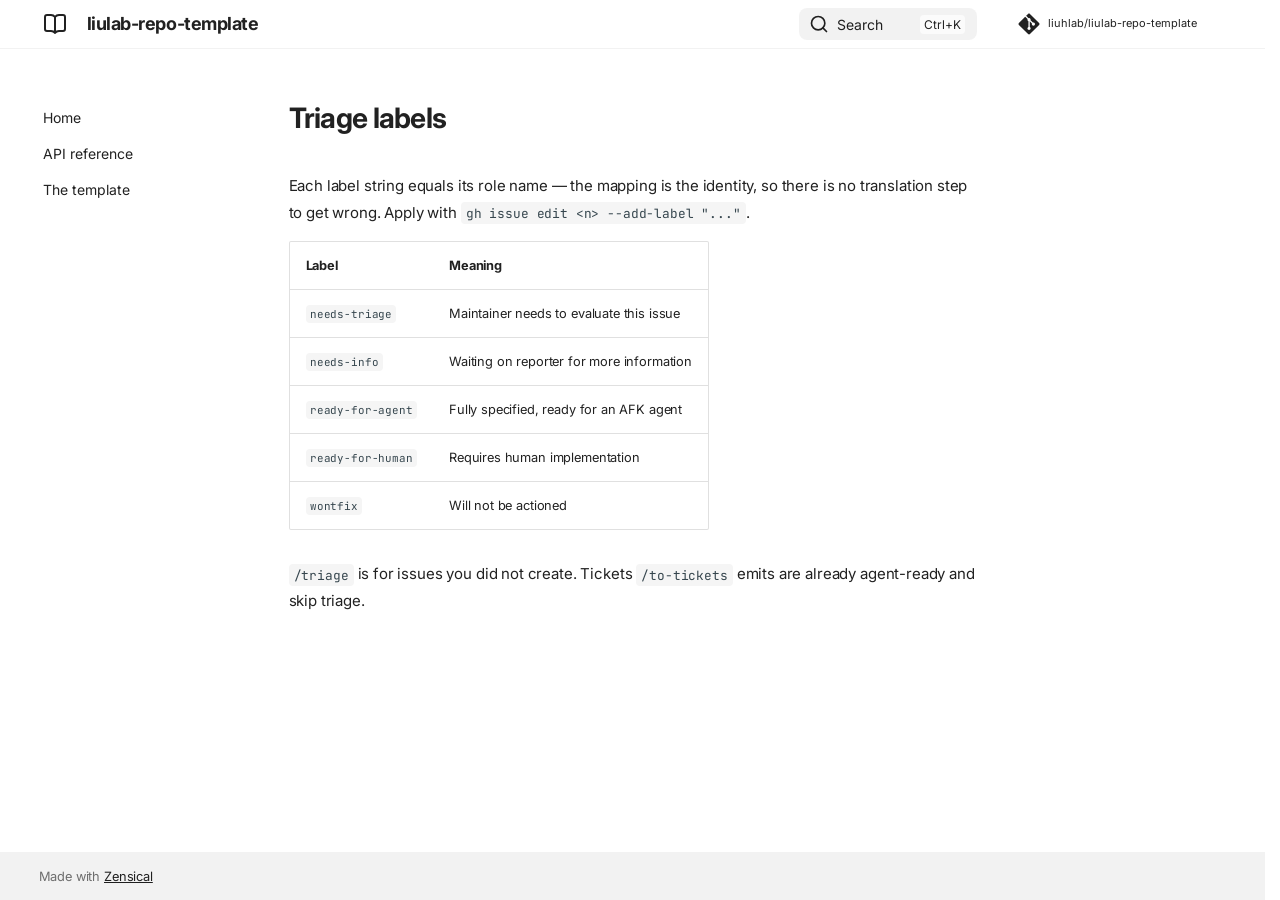
<file: agents/triage-labels/index.html>
<!doctype html>
<html lang="en" class="no-js">
  <head>
    
      <meta charset="utf-8">
      <meta name="viewport" content="width=device-width,initial-scale=1">
      
        <meta name="description" content="The starting point for a new Liu Lab repo: one toolchain, one gate, and a script that customises the copy.">
      
      
      
        <link rel="canonical" href="https://liuhlab.github.io/liulab-repo-template/agents/triage-labels/">
      
      
      
      
        
      
      
      <link rel="icon" href="../../assets/images/favicon.png">
      <meta name="generator" content="zensical-0.0.57">
    
    
      
        <title>Triage labels - liulab-repo-template</title>
      
    
    
      
        
      
      <link rel="stylesheet" href="../../assets/stylesheets/modern/main.5da3a30f.min.css">
      
      


    
    
      
    
    
      
        
        
        <link rel="preconnect" href="https://fonts.gstatic.com" crossorigin>
        <link rel="stylesheet" href="https://fonts.googleapis.com/css?family=Inter:300,300i,400,400i,500,500i,700,700i%7CJetBrains+Mono:400,400i,700,700i&amp;display=fallback">
        <style>:root{--md-text-font:"Inter";--md-code-font:"JetBrains Mono"}</style>
      
    
    
    <script>__md_scope=new URL("../..",location),__md_scope.pathname.endsWith("/")||(__md_scope=new URL(__md_scope.pathname+"/",location)),__md_hash=e=>[...e].reduce(((e,t)=>(e<<5)-e+t.charCodeAt(0)),0),__md_get=(e,t=localStorage,_=__md_scope)=>JSON.parse(t.getItem(_.pathname+"."+e)),__md_set=(e,t,_=localStorage,a=__md_scope)=>{try{_.setItem(a.pathname+"."+e,JSON.stringify(t))}catch(e){}},document.documentElement.setAttribute("data-platform",navigator.platform)</script>
    
      

    
    
  </head>
  
  
    <body dir="ltr">
  
    
    <input class="md-toggle" data-md-toggle="drawer" type="checkbox" id="__drawer" autocomplete="off">
    <input class="md-toggle" data-md-toggle="search" type="checkbox" id="__search" autocomplete="off">
    <label class="md-overlay" for="__drawer" aria-label="Navigation"></label>
    <div data-md-component="skip">
      
        
        <a href="#triage-labels" class="md-skip">
          Skip to content
        </a>
      
    </div>
    <div data-md-component="announce">
      
    </div>
    
    
      

  

<header class="md-header md-header--shadow" data-md-component="header">
  <nav class="md-header__inner md-grid" aria-label="Header">
    <a href="../.." title="liulab-repo-template" class="md-header__button md-logo" aria-label="liulab-repo-template" data-md-component="logo">
      
  
  <svg xmlns="http://www.w3.org/2000/svg" fill="none" stroke="currentColor" stroke-linecap="round" stroke-linejoin="round" stroke-width="2" class="lucide lucide-book-open" viewBox="0 0 24 24"><path d="M12 5v16M20.001 19A2 2 0 0 0 22 17V5a2 2 0 0 0-1.999-2L16 3.002A5 5 0 0 0 12 5a5 5 0 0 0-4-2H4a2 2 0 0 0-2 2v12a2 2 0 0 0 1.999 2H8a5 5 0 0 1 4 2 5 5 0 0 1 4-2z"/></svg>

    </a>
    <label class="md-header__button md-icon" for="__drawer" aria-label="Navigation">
      
      <svg xmlns="http://www.w3.org/2000/svg" fill="none" stroke="currentColor" stroke-linecap="round" stroke-linejoin="round" stroke-width="2" class="lucide lucide-menu" viewBox="0 0 24 24"><path d="M4 5h16M4 12h16M4 19h16"/></svg>
    </label>
    <div class="md-header__title" data-md-component="header-title">
      <div class="md-header__ellipsis">
        <div class="md-header__topic">
          <span class="md-ellipsis">
            liulab-repo-template
          </span>
        </div>
        <div class="md-header__topic" data-md-component="header-topic">
          <span class="md-ellipsis">
            
              Triage labels
            
          </span>
        </div>
      </div>
    </div>
    
    
      <script>var palette=__md_get("__palette");if(palette&&palette.color){if("(prefers-color-scheme)"===palette.color.media){var media=matchMedia("(prefers-color-scheme: light)"),input=document.querySelector(media.matches?"[data-md-color-media='(prefers-color-scheme: light)']":"[data-md-color-media='(prefers-color-scheme: dark)']");palette.color.media=input.getAttribute("data-md-color-media"),palette.color.scheme=input.getAttribute("data-md-color-scheme"),palette.color.primary=input.getAttribute("data-md-color-primary"),palette.color.accent=input.getAttribute("data-md-color-accent")}for(var[key,value]of Object.entries(palette.color))document.body.setAttribute("data-md-color-"+key,value)}</script>
    
    
    
      
      
        <label class="md-header__button md-icon" for="__search" aria-label="Search">
          
          <svg xmlns="http://www.w3.org/2000/svg" fill="none" stroke="currentColor" stroke-linecap="round" stroke-linejoin="round" stroke-width="2" class="lucide lucide-search" viewBox="0 0 24 24"><path d="m21 21-4.34-4.34"/><circle cx="11" cy="11" r="8"/></svg>
        </label>
        <div class="md-search" data-md-component="search" role="dialog" aria-label="Search">
  <button type="button" class="md-search__button">
    Search
  </button>
</div>
      
    
    <div class="md-header__source">
      
        <a href="https://github.com/liuhlab/liulab-repo-template" title="Go to repository" class="md-source" data-md-component="source">
  <div class="md-source__icon md-icon">
    
    <svg xmlns="http://www.w3.org/2000/svg" viewBox="0 0 448 512"><!--! Font Awesome Free 7.3.1 by @fontawesome - https://fontawesome.com License - https://fontawesome.com/license/free (Icons: CC BY 4.0, Fonts: SIL OFL 1.1, Code: MIT License) Copyright 2026 Fonticons, Inc.--><path fill="currentColor" d="M439.6 236.1 244 40.5c-5.4-5.5-12.8-8.5-20.4-8.5s-15 3-20.4 8.4L162.5 81l51.5 51.5c27.1-9.1 52.7 16.8 43.4 43.7l49.7 49.7c34.2-11.8 61.2 31 35.5 56.7-26.5 26.5-70.2-2.9-56-37.3L240.3 199v121.9c25.3 12.5 22.3 41.8 9.1 55-6.4 6.4-15.2 10.1-24.3 10.1s-17.8-3.6-24.3-10.1c-17.6-17.6-11.1-46.9 11.2-56v-123c-20.8-8.5-24.6-30.7-18.6-45L142.6 101 8.5 235.1C3 240.6 0 247.9 0 255.5s3 15 8.5 20.4l195.6 195.7c5.4 5.4 12.7 8.4 20.4 8.4s15-3 20.4-8.4l194.7-194.7c5.4-5.4 8.4-12.8 8.4-20.4s-3-15-8.4-20.4"/></svg>
  </div>
  <div class="md-source__repository">
    liuhlab/liulab-repo-template
  </div>
</a>
      
    </div>
  </nav>
  
</header>
    
    <div class="md-container" data-md-component="container">
      
      
        
          
        
      
      <main class="md-main" data-md-component="main">
        <div class="md-main__inner md-grid">
          
            
              
              <div class="md-sidebar md-sidebar--primary" data-md-component="sidebar" data-md-type="navigation" >
                <div class="md-sidebar__scrollwrap">
                  <div class="md-sidebar__inner">
                    



<nav class="md-nav md-nav--primary" aria-label="Navigation" data-md-level="0">
  <label class="md-nav__title" for="__drawer">
    <a href="../.." title="liulab-repo-template" class="md-nav__button md-logo" aria-label="liulab-repo-template" data-md-component="logo">
      
  
  <svg xmlns="http://www.w3.org/2000/svg" fill="none" stroke="currentColor" stroke-linecap="round" stroke-linejoin="round" stroke-width="2" class="lucide lucide-book-open" viewBox="0 0 24 24"><path d="M12 5v16M20.001 19A2 2 0 0 0 22 17V5a2 2 0 0 0-1.999-2L16 3.002A5 5 0 0 0 12 5a5 5 0 0 0-4-2H4a2 2 0 0 0-2 2v12a2 2 0 0 0 1.999 2H8a5 5 0 0 1 4 2 5 5 0 0 1 4-2z"/></svg>

    </a>
    liulab-repo-template
  </label>
  
    <div class="md-nav__source">
      <a href="https://github.com/liuhlab/liulab-repo-template" title="Go to repository" class="md-source" data-md-component="source">
  <div class="md-source__icon md-icon">
    
    <svg xmlns="http://www.w3.org/2000/svg" viewBox="0 0 448 512"><!--! Font Awesome Free 7.3.1 by @fontawesome - https://fontawesome.com License - https://fontawesome.com/license/free (Icons: CC BY 4.0, Fonts: SIL OFL 1.1, Code: MIT License) Copyright 2026 Fonticons, Inc.--><path fill="currentColor" d="M439.6 236.1 244 40.5c-5.4-5.5-12.8-8.5-20.4-8.5s-15 3-20.4 8.4L162.5 81l51.5 51.5c27.1-9.1 52.7 16.8 43.4 43.7l49.7 49.7c34.2-11.8 61.2 31 35.5 56.7-26.5 26.5-70.2-2.9-56-37.3L240.3 199v121.9c25.3 12.5 22.3 41.8 9.1 55-6.4 6.4-15.2 10.1-24.3 10.1s-17.8-3.6-24.3-10.1c-17.6-17.6-11.1-46.9 11.2-56v-123c-20.8-8.5-24.6-30.7-18.6-45L142.6 101 8.5 235.1C3 240.6 0 247.9 0 255.5s3 15 8.5 20.4l195.6 195.7c5.4 5.4 12.7 8.4 20.4 8.4s15-3 20.4-8.4l194.7-194.7c5.4-5.4 8.4-12.8 8.4-20.4s-3-15-8.4-20.4"/></svg>
  </div>
  <div class="md-source__repository">
    liuhlab/liulab-repo-template
  </div>
</a>
    </div>
  
  <ul class="md-nav__list" data-md-scrollfix>
    
      
      
  
  
  
  
    <li class="md-nav__item">
      <a href="../.." class="md-nav__link">
        
  
  
  <span class="md-ellipsis">
    
  
  Home

    
  </span>
  
  

      </a>
    </li>
  

    
      
      
  
  
  
  
    <li class="md-nav__item">
      <a href="../../api/" class="md-nav__link">
        
  
  
  <span class="md-ellipsis">
    
  
  API reference

    
  </span>
  
  

      </a>
    </li>
  

    
      
      
  
  
  
  
    <li class="md-nav__item">
      <a href="../../template/" class="md-nav__link">
        
  
  
  <span class="md-ellipsis">
    
  
  The template

    
  </span>
  
  

      </a>
    </li>
  

    
  </ul>
</nav>
                  </div>
                </div>
              </div>
            
            
              
              <div class="md-sidebar md-sidebar--secondary" data-md-component="sidebar" data-md-type="toc" >
                <div class="md-sidebar__scrollwrap">
                  
                    
                    
                    
                      
                    
                    
                  
                  <div class="md-sidebar__inner">
                    


<nav class="md-nav md-nav--secondary" aria-label="On this page">
  
  
  
    
  
  
</nav>
                  </div>
                </div>
              </div>
            
          
          
            <div class="md-content" data-md-component="content">
              
              <article class="md-content__inner md-typeset">
                
                  
  
  


<h1 id="triage-labels">Triage labels<a class="headerlink" href="#triage-labels" title="Permanent link">&para;</a></h1>
<p>Each label string equals its role name — the mapping is the identity, so there is no
translation step to get wrong. Apply with <code>gh issue edit &lt;n&gt; --add-label "..."</code>.</p>
<table>
<thead>
<tr>
<th>Label</th>
<th>Meaning</th>
</tr>
</thead>
<tbody>
<tr>
<td><code>needs-triage</code></td>
<td>Maintainer needs to evaluate this issue</td>
</tr>
<tr>
<td><code>needs-info</code></td>
<td>Waiting on reporter for more information</td>
</tr>
<tr>
<td><code>ready-for-agent</code></td>
<td>Fully specified, ready for an AFK agent</td>
</tr>
<tr>
<td><code>ready-for-human</code></td>
<td>Requires human implementation</td>
</tr>
<tr>
<td><code>wontfix</code></td>
<td>Will not be actioned</td>
</tr>
</tbody>
</table>
<p><code>/triage</code> is for issues you did not create. Tickets <code>/to-tickets</code> emits are already
agent-ready and skip triage.</p>









  
  






                
              </article>
            </div>
          
          
<script>var target=document.getElementById(location.hash.slice(1));target&&target.name&&(target.checked=target.name.startsWith("__tabbed_"))</script>
        </div>
        
      </main>
      
        <footer class="md-footer">
  
  <div class="md-footer-meta md-typeset">
    <div class="md-footer-meta__inner md-grid">
      <div class="md-copyright">
  
  
    Made with
    <a href="https://zensical.org/" target="_blank" rel="noopener">
      Zensical
    </a>
  
</div>
      
    </div>
  </div>
</footer>
      
    </div>
    <div class="md-dialog" data-md-component="dialog">
      <div class="md-dialog__inner md-typeset"></div>
    </div>
    
    
    
      
      
      <script id="__config" type="application/json">{"annotate":null,"base":"../..","features":[],"search":"../../assets/javascripts/workers/search.7d14d953.min.js","tags":null,"translations":{"clipboard.copied":"Copied to clipboard","clipboard.copy":"Copy to clipboard","search.result.more.one":"1 more on this page","search.result.more.other":"# more on this page","search.result.none":"No matching documents","search.result.one":"1 matching document","search.result.other":"# matching documents","search.result.placeholder":"Type to start searching","search.result.term.missing":"Missing","select.version":"Select version"},"version":null}</script>
    
    
      <script src="../../assets/javascripts/bundle.49251538.min.js"></script>
      
    
  </body>
</html>
</file>
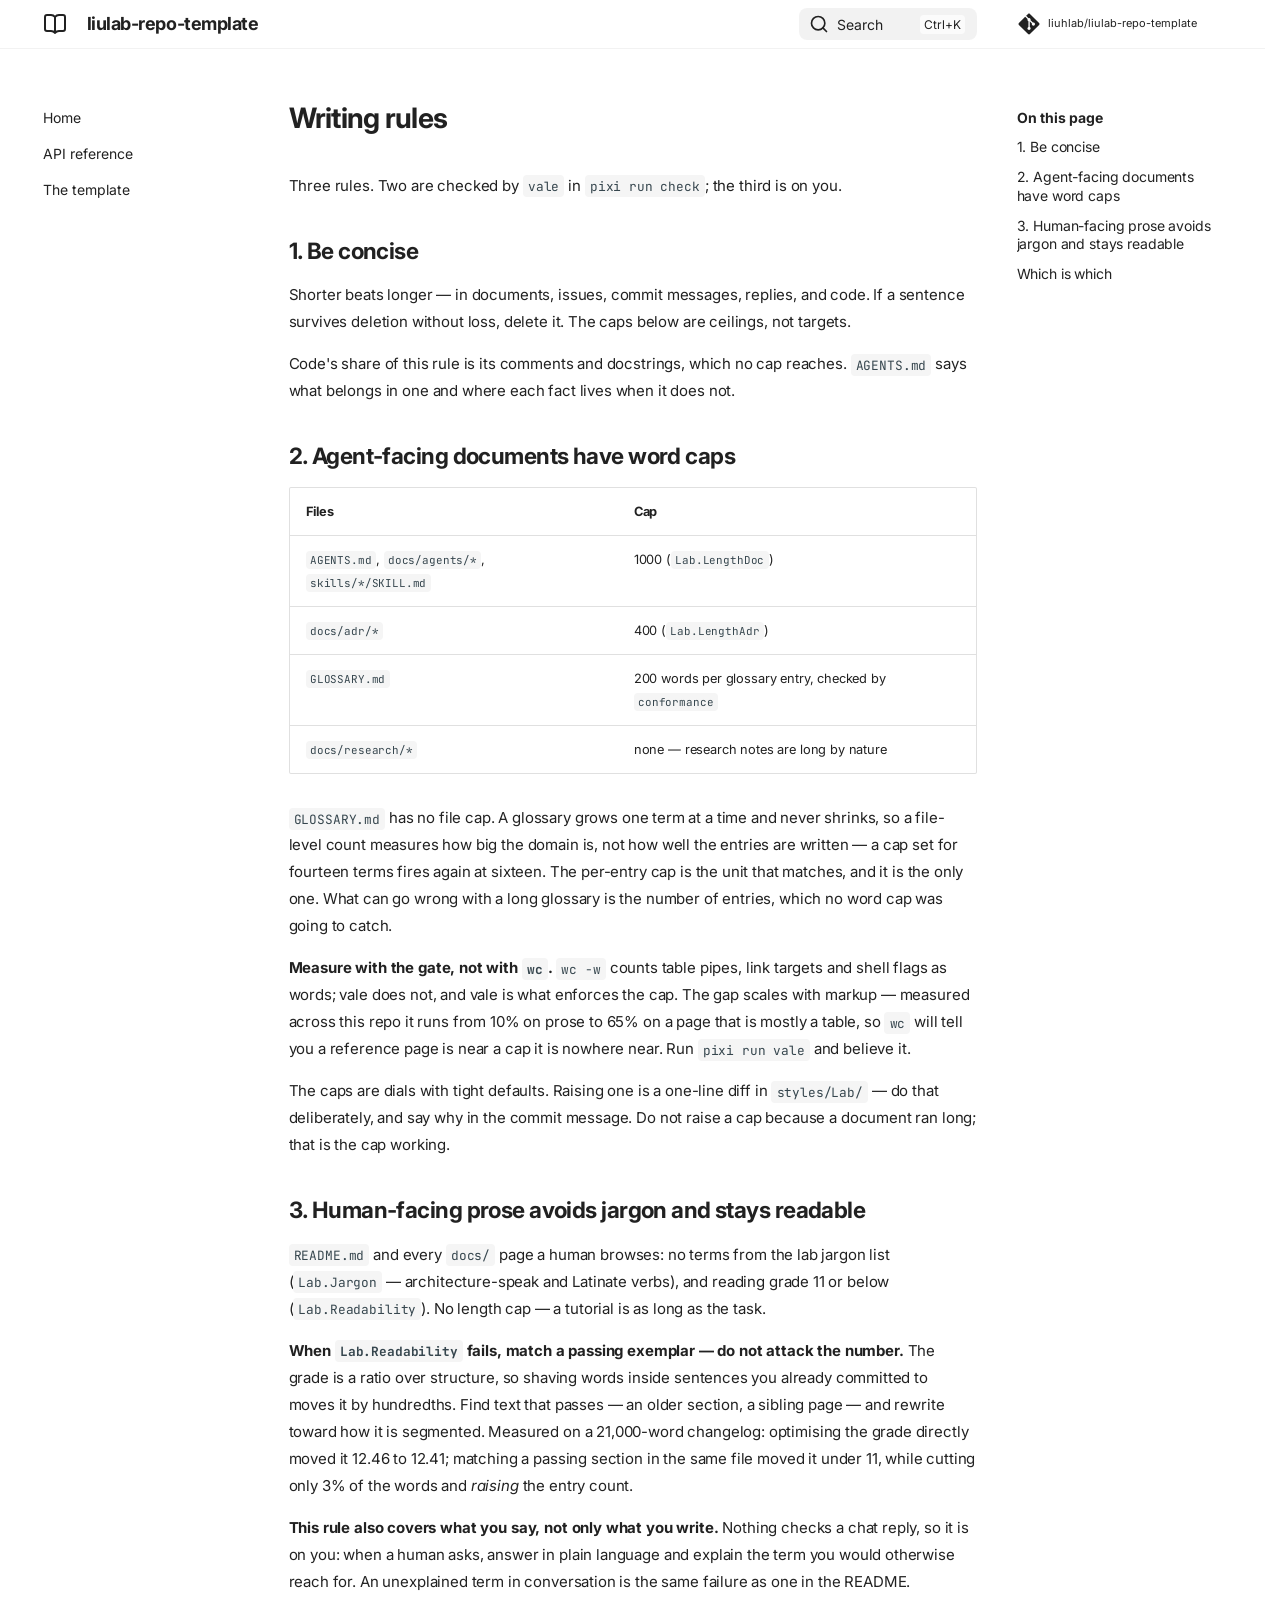
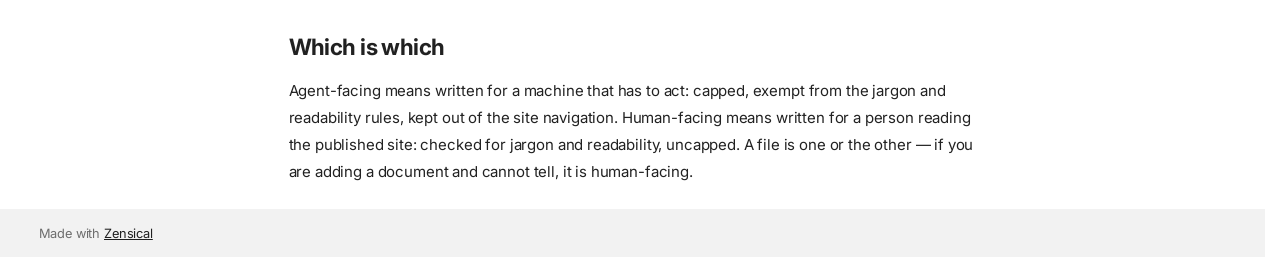
<file: agents/writing/index.html>
<!doctype html>
<html lang="en" class="no-js">
  <head>
    
      <meta charset="utf-8">
      <meta name="viewport" content="width=device-width,initial-scale=1">
      
        <meta name="description" content="The starting point for a new Liu Lab repo: one toolchain, one gate, and a script that customises the copy.">
      
      
      
        <link rel="canonical" href="https://liuhlab.github.io/liulab-repo-template/agents/writing/">
      
      
      
      
        
      
      
      <link rel="icon" href="../../assets/images/favicon.png">
      <meta name="generator" content="zensical-0.0.57">
    
    
      
        <title>Writing rules - liulab-repo-template</title>
      
    
    
      
        
      
      <link rel="stylesheet" href="../../assets/stylesheets/modern/main.5da3a30f.min.css">
      
      


    
    
      
    
    
      
        
        
        <link rel="preconnect" href="https://fonts.gstatic.com" crossorigin>
        <link rel="stylesheet" href="https://fonts.googleapis.com/css?family=Inter:300,300i,400,400i,500,500i,700,700i%7CJetBrains+Mono:400,400i,700,700i&amp;display=fallback">
        <style>:root{--md-text-font:"Inter";--md-code-font:"JetBrains Mono"}</style>
      
    
    
      <link rel="stylesheet" href="../../stylesheets/diagrams.css">
    
    <script>__md_scope=new URL("../..",location),__md_scope.pathname.endsWith("/")||(__md_scope=new URL(__md_scope.pathname+"/",location)),__md_hash=e=>[...e].reduce(((e,t)=>(e<<5)-e+t.charCodeAt(0)),0),__md_get=(e,t=localStorage,_=__md_scope)=>JSON.parse(t.getItem(_.pathname+"."+e)),__md_set=(e,t,_=localStorage,a=__md_scope)=>{try{_.setItem(a.pathname+"."+e,JSON.stringify(t))}catch(e){}},document.documentElement.setAttribute("data-platform",navigator.platform)</script>
    
      

    
    
  </head>
  
  
    <body dir="ltr">
  
    
    <input class="md-toggle" data-md-toggle="drawer" type="checkbox" id="__drawer" autocomplete="off">
    <input class="md-toggle" data-md-toggle="search" type="checkbox" id="__search" autocomplete="off">
    <label class="md-overlay" for="__drawer" aria-label="Navigation"></label>
    <div data-md-component="skip">
      
        
        <a href="#writing-rules" class="md-skip">
          Skip to content
        </a>
      
    </div>
    <div data-md-component="announce">
      
    </div>
    
    
      

  

<header class="md-header md-header--shadow" data-md-component="header">
  <nav class="md-header__inner md-grid" aria-label="Header">
    <a href="../.." title="liulab-repo-template" class="md-header__button md-logo" aria-label="liulab-repo-template" data-md-component="logo">
      
  
  <svg xmlns="http://www.w3.org/2000/svg" fill="none" stroke="currentColor" stroke-linecap="round" stroke-linejoin="round" stroke-width="2" class="lucide lucide-book-open" viewBox="0 0 24 24"><path d="M12 5v16M20.001 19A2 2 0 0 0 22 17V5a2 2 0 0 0-1.999-2L16 3.002A5 5 0 0 0 12 5a5 5 0 0 0-4-2H4a2 2 0 0 0-2 2v12a2 2 0 0 0 1.999 2H8a5 5 0 0 1 4 2 5 5 0 0 1 4-2z"/></svg>

    </a>
    <label class="md-header__button md-icon" for="__drawer" aria-label="Navigation">
      
      <svg xmlns="http://www.w3.org/2000/svg" fill="none" stroke="currentColor" stroke-linecap="round" stroke-linejoin="round" stroke-width="2" class="lucide lucide-menu" viewBox="0 0 24 24"><path d="M4 5h16M4 12h16M4 19h16"/></svg>
    </label>
    <div class="md-header__title" data-md-component="header-title">
      <div class="md-header__ellipsis">
        <div class="md-header__topic">
          <span class="md-ellipsis">
            liulab-repo-template
          </span>
        </div>
        <div class="md-header__topic" data-md-component="header-topic">
          <span class="md-ellipsis">
            
              Writing rules
            
          </span>
        </div>
      </div>
    </div>
    
    
      <script>var palette=__md_get("__palette");if(palette&&palette.color){if("(prefers-color-scheme)"===palette.color.media){var media=matchMedia("(prefers-color-scheme: light)"),input=document.querySelector(media.matches?"[data-md-color-media='(prefers-color-scheme: light)']":"[data-md-color-media='(prefers-color-scheme: dark)']");palette.color.media=input.getAttribute("data-md-color-media"),palette.color.scheme=input.getAttribute("data-md-color-scheme"),palette.color.primary=input.getAttribute("data-md-color-primary"),palette.color.accent=input.getAttribute("data-md-color-accent")}for(var[key,value]of Object.entries(palette.color))document.body.setAttribute("data-md-color-"+key,value)}</script>
    
    
    
      
      
        <label class="md-header__button md-icon" for="__search" aria-label="Search">
          
          <svg xmlns="http://www.w3.org/2000/svg" fill="none" stroke="currentColor" stroke-linecap="round" stroke-linejoin="round" stroke-width="2" class="lucide lucide-search" viewBox="0 0 24 24"><path d="m21 21-4.34-4.34"/><circle cx="11" cy="11" r="8"/></svg>
        </label>
        <div class="md-search" data-md-component="search" role="dialog" aria-label="Search">
  <button type="button" class="md-search__button">
    Search
  </button>
</div>
      
    
    <div class="md-header__source">
      
        <a href="https://github.com/liuhlab/liulab-repo-template" title="Go to repository" class="md-source" data-md-component="source">
  <div class="md-source__icon md-icon">
    
    <svg xmlns="http://www.w3.org/2000/svg" viewBox="0 0 448 512"><!--! Font Awesome Free 7.3.1 by @fontawesome - https://fontawesome.com License - https://fontawesome.com/license/free (Icons: CC BY 4.0, Fonts: SIL OFL 1.1, Code: MIT License) Copyright 2026 Fonticons, Inc.--><path fill="currentColor" d="M439.6 236.1 244 40.5c-5.4-5.5-12.8-8.5-20.4-8.5s-15 3-20.4 8.4L162.5 81l51.5 51.5c27.1-9.1 52.7 16.8 43.4 43.7l49.7 49.7c34.2-11.8 61.2 31 35.5 56.7-26.5 26.5-70.2-2.9-56-37.3L240.3 199v121.9c25.3 12.5 22.3 41.8 9.1 55-6.4 6.4-15.2 10.1-24.3 10.1s-17.8-3.6-24.3-10.1c-17.6-17.6-11.1-46.9 11.2-56v-123c-20.8-8.5-24.6-30.7-18.6-45L142.6 101 8.5 235.1C3 240.6 0 247.9 0 255.5s3 15 8.5 20.4l195.6 195.7c5.4 5.4 12.7 8.4 20.4 8.4s15-3 20.4-8.4l194.7-194.7c5.4-5.4 8.4-12.8 8.4-20.4s-3-15-8.4-20.4"/></svg>
  </div>
  <div class="md-source__repository">
    liuhlab/liulab-repo-template
  </div>
</a>
      
    </div>
  </nav>
  
</header>
    
    <div class="md-container" data-md-component="container">
      
      
        
          
        
      
      <main class="md-main" data-md-component="main">
        <div class="md-main__inner md-grid">
          
            
              
              <div class="md-sidebar md-sidebar--primary" data-md-component="sidebar" data-md-type="navigation" >
                <div class="md-sidebar__scrollwrap">
                  <div class="md-sidebar__inner">
                    



<nav class="md-nav md-nav--primary" aria-label="Navigation" data-md-level="0">
  <label class="md-nav__title" for="__drawer">
    <a href="../.." title="liulab-repo-template" class="md-nav__button md-logo" aria-label="liulab-repo-template" data-md-component="logo">
      
  
  <svg xmlns="http://www.w3.org/2000/svg" fill="none" stroke="currentColor" stroke-linecap="round" stroke-linejoin="round" stroke-width="2" class="lucide lucide-book-open" viewBox="0 0 24 24"><path d="M12 5v16M20.001 19A2 2 0 0 0 22 17V5a2 2 0 0 0-1.999-2L16 3.002A5 5 0 0 0 12 5a5 5 0 0 0-4-2H4a2 2 0 0 0-2 2v12a2 2 0 0 0 1.999 2H8a5 5 0 0 1 4 2 5 5 0 0 1 4-2z"/></svg>

    </a>
    liulab-repo-template
  </label>
  
    <div class="md-nav__source">
      <a href="https://github.com/liuhlab/liulab-repo-template" title="Go to repository" class="md-source" data-md-component="source">
  <div class="md-source__icon md-icon">
    
    <svg xmlns="http://www.w3.org/2000/svg" viewBox="0 0 448 512"><!--! Font Awesome Free 7.3.1 by @fontawesome - https://fontawesome.com License - https://fontawesome.com/license/free (Icons: CC BY 4.0, Fonts: SIL OFL 1.1, Code: MIT License) Copyright 2026 Fonticons, Inc.--><path fill="currentColor" d="M439.6 236.1 244 40.5c-5.4-5.5-12.8-8.5-20.4-8.5s-15 3-20.4 8.4L162.5 81l51.5 51.5c27.1-9.1 52.7 16.8 43.4 43.7l49.7 49.7c34.2-11.8 61.2 31 35.5 56.7-26.5 26.5-70.2-2.9-56-37.3L240.3 199v121.9c25.3 12.5 22.3 41.8 9.1 55-6.4 6.4-15.2 10.1-24.3 10.1s-17.8-3.6-24.3-10.1c-17.6-17.6-11.1-46.9 11.2-56v-123c-20.8-8.5-24.6-30.7-18.6-45L142.6 101 8.5 235.1C3 240.6 0 247.9 0 255.5s3 15 8.5 20.4l195.6 195.7c5.4 5.4 12.7 8.4 20.4 8.4s15-3 20.4-8.4l194.7-194.7c5.4-5.4 8.4-12.8 8.4-20.4s-3-15-8.4-20.4"/></svg>
  </div>
  <div class="md-source__repository">
    liuhlab/liulab-repo-template
  </div>
</a>
    </div>
  
  <ul class="md-nav__list" data-md-scrollfix>
    
      
      
  
  
  
  
    <li class="md-nav__item">
      <a href="../.." class="md-nav__link">
        
  
  
  <span class="md-ellipsis">
    
  
  Home

    
  </span>
  
  

      </a>
    </li>
  

    
      
      
  
  
  
  
    <li class="md-nav__item">
      <a href="../../api/" class="md-nav__link">
        
  
  
  <span class="md-ellipsis">
    
  
  API reference

    
  </span>
  
  

      </a>
    </li>
  

    
      
      
  
  
  
  
    <li class="md-nav__item">
      <a href="../../template/" class="md-nav__link">
        
  
  
  <span class="md-ellipsis">
    
  
  The template

    
  </span>
  
  

      </a>
    </li>
  

    
  </ul>
</nav>
                  </div>
                </div>
              </div>
            
            
              
              <div class="md-sidebar md-sidebar--secondary" data-md-component="sidebar" data-md-type="toc" >
                <div class="md-sidebar__scrollwrap">
                  
                    
                    
                    
                      
                    
                    
                      <input class="md-nav__toggle md-toggle" type="checkbox" id="__toc">
                      <div class="md-sidebar-button__wrapper">
                        <label class="md-sidebar-button" for="__toc"></label>
                      </div>
                    
                  
                  <div class="md-sidebar__inner">
                    


<nav class="md-nav md-nav--secondary" aria-label="On this page">
  
  
  
    
  
  
    <label class="md-nav__title" for="__toc">
      <span class="md-nav__icon md-icon"></span>
      On this page
    </label>
    <ul class="md-nav__list" data-md-component="toc" data-md-scrollfix>
      
        <li class="md-nav__item">
  <a href="#1-be-concise" class="md-nav__link">
    <span class="md-ellipsis">
      <span class="md-typeset">
        1. Be concise
      </span>
    </span>
  </a>
  
</li>
      
        <li class="md-nav__item">
  <a href="#2-agent-facing-documents-have-word-caps" class="md-nav__link">
    <span class="md-ellipsis">
      <span class="md-typeset">
        2. Agent-facing documents have word caps
      </span>
    </span>
  </a>
  
</li>
      
        <li class="md-nav__item">
  <a href="#3-human-facing-prose-avoids-jargon-and-stays-readable" class="md-nav__link">
    <span class="md-ellipsis">
      <span class="md-typeset">
        3. Human-facing prose avoids jargon and stays readable
      </span>
    </span>
  </a>
  
</li>
      
        <li class="md-nav__item">
  <a href="#which-is-which" class="md-nav__link">
    <span class="md-ellipsis">
      <span class="md-typeset">
        Which is which
      </span>
    </span>
  </a>
  
</li>
      
    </ul>
  
</nav>
                  </div>
                </div>
              </div>
            
          
          
            <div class="md-content" data-md-component="content">
              
              <article class="md-content__inner md-typeset">
                
                  
  
  


<h1 id="writing-rules">Writing rules<a class="headerlink" href="#writing-rules" title="Permanent link">&para;</a></h1>
<p>Three rules. Two are checked by <code>vale</code> in <code>pixi run check</code>; the third is on you.</p>
<h2 id="1-be-concise">1. Be concise<a class="headerlink" href="#1-be-concise" title="Permanent link">&para;</a></h2>
<p>Shorter beats longer — in documents, issues, commit messages, replies, and code. If a
sentence survives deletion without loss, delete it. The caps below are ceilings, not targets.</p>
<p>Code's share of this rule is its comments and docstrings, which no cap reaches. <code>AGENTS.md</code>
says what belongs in one and where each fact lives when it does not.</p>
<h2 id="2-agent-facing-documents-have-word-caps">2. Agent-facing documents have word caps<a class="headerlink" href="#2-agent-facing-documents-have-word-caps" title="Permanent link">&para;</a></h2>
<table>
<thead>
<tr>
<th>Files</th>
<th>Cap</th>
</tr>
</thead>
<tbody>
<tr>
<td><code>AGENTS.md</code>, <code>docs/agents/*</code>, <code>skills/*/SKILL.md</code></td>
<td>1000 (<code>Lab.LengthDoc</code>)</td>
</tr>
<tr>
<td><code>docs/adr/*</code></td>
<td>400 (<code>Lab.LengthAdr</code>)</td>
</tr>
<tr>
<td><code>GLOSSARY.md</code></td>
<td>200 words per glossary entry, checked by <code>conformance</code></td>
</tr>
<tr>
<td><code>docs/research/*</code></td>
<td>none — research notes are long by nature</td>
</tr>
</tbody>
</table>
<p><code>GLOSSARY.md</code> has no file cap. A glossary grows one term at a time and never shrinks, so a
file-level count measures how big the domain is, not how well the entries are written — a cap
set for fourteen terms fires again at sixteen. The per-entry cap is the unit that matches, and
it is the only one. What can go wrong with a long glossary is the number of entries, which no
word cap was going to catch.</p>
<p><strong>Measure with the gate, not with <code>wc</code>.</strong> <code>wc -w</code> counts table pipes, link targets and
shell flags as words; vale does not, and vale is what enforces the cap. The gap scales with
markup — measured across this repo it runs from 10% on prose to 65% on a page that is mostly
a table, so <code>wc</code> will tell you a reference page is near a cap it is nowhere near. Run
<code>pixi run vale</code> and believe it.</p>
<p>The caps are dials with tight defaults. Raising one is a one-line diff in <code>styles/Lab/</code> —
do that deliberately, and say why in the commit message. Do not raise a cap because a
document ran long; that is the cap working.</p>
<h2 id="3-human-facing-prose-avoids-jargon-and-stays-readable">3. Human-facing prose avoids jargon and stays readable<a class="headerlink" href="#3-human-facing-prose-avoids-jargon-and-stays-readable" title="Permanent link">&para;</a></h2>
<p><code>README.md</code> and every <code>docs/</code> page a human browses: no terms from the lab jargon list
(<code>Lab.Jargon</code> — architecture-speak and Latinate verbs), and reading grade 11 or below
(<code>Lab.Readability</code>). No length cap — a tutorial is as long as the task.</p>
<p><strong>When <code>Lab.Readability</code> fails, match a passing exemplar — do not attack the number.</strong> The
grade is a ratio over structure, so shaving words inside sentences you already committed to
moves it by hundredths. Find text that passes — an older section, a sibling page — and rewrite
toward how it is segmented. Measured on a 21,000-word changelog: optimising the grade directly
moved it 12.46 to 12.41; matching a passing section in the same file moved it under 11, while
cutting only 3% of the words and <em>raising</em> the entry count.</p>
<p><strong>This rule also covers what you say, not only what you write.</strong> Nothing checks a chat
reply, so it is on you: when a human asks, answer in plain language and explain the term
you would otherwise reach for. An unexplained term in conversation is the same failure as
one in the README.</p>
<h2 id="which-is-which">Which is which<a class="headerlink" href="#which-is-which" title="Permanent link">&para;</a></h2>
<p>Agent-facing means written for a machine that has to act: capped, exempt from the jargon
and readability rules, kept out of the site navigation. Human-facing means written for a
person reading the published site: checked for jargon and readability, uncapped. A file is
one or the other — if you are adding a document and cannot tell, it is human-facing.</p>









  
  






                
              </article>
            </div>
          
          
<script>var target=document.getElementById(location.hash.slice(1));target&&target.name&&(target.checked=target.name.startsWith("__tabbed_"))</script>
        </div>
        
      </main>
      
        <footer class="md-footer">
  
  <div class="md-footer-meta md-typeset">
    <div class="md-footer-meta__inner md-grid">
      <div class="md-copyright">
  
  
    Made with
    <a href="https://zensical.org/" target="_blank" rel="noopener">
      Zensical
    </a>
  
</div>
      
    </div>
  </div>
</footer>
      
    </div>
    <div class="md-dialog" data-md-component="dialog">
      <div class="md-dialog__inner md-typeset"></div>
    </div>
    
    
    
      
      
      <script id="__config" type="application/json">{"annotate":null,"base":"../..","features":[],"search":"../../assets/javascripts/workers/search.7d14d953.min.js","tags":null,"translations":{"clipboard.copied":"Copied to clipboard","clipboard.copy":"Copy to clipboard","search.result.more.one":"1 more on this page","search.result.more.other":"# more on this page","search.result.none":"No matching documents","search.result.one":"1 matching document","search.result.other":"# matching documents","search.result.placeholder":"Type to start searching","search.result.term.missing":"Missing","select.version":"Select version"},"version":null}</script>
    
    
      <script src="../../assets/javascripts/bundle.49251538.min.js"></script>
      
    
  </body>
</html>
</file>
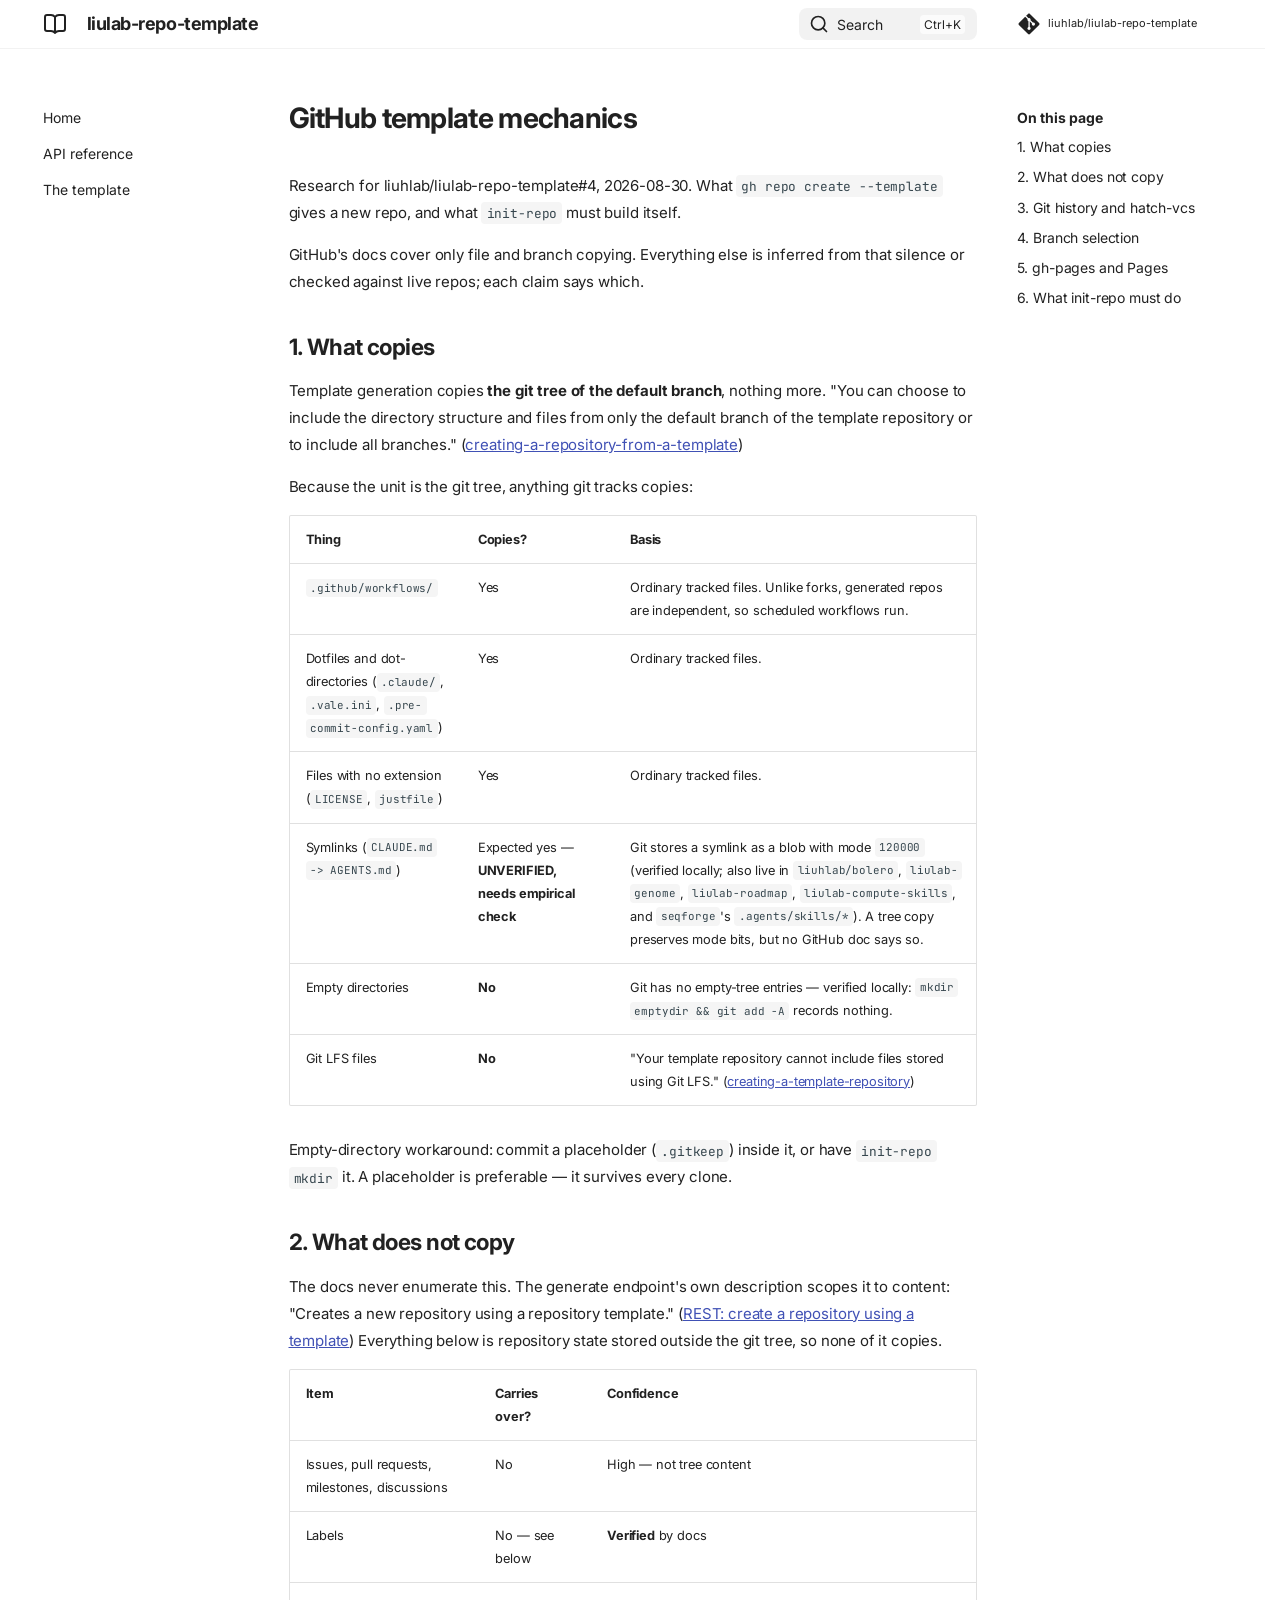
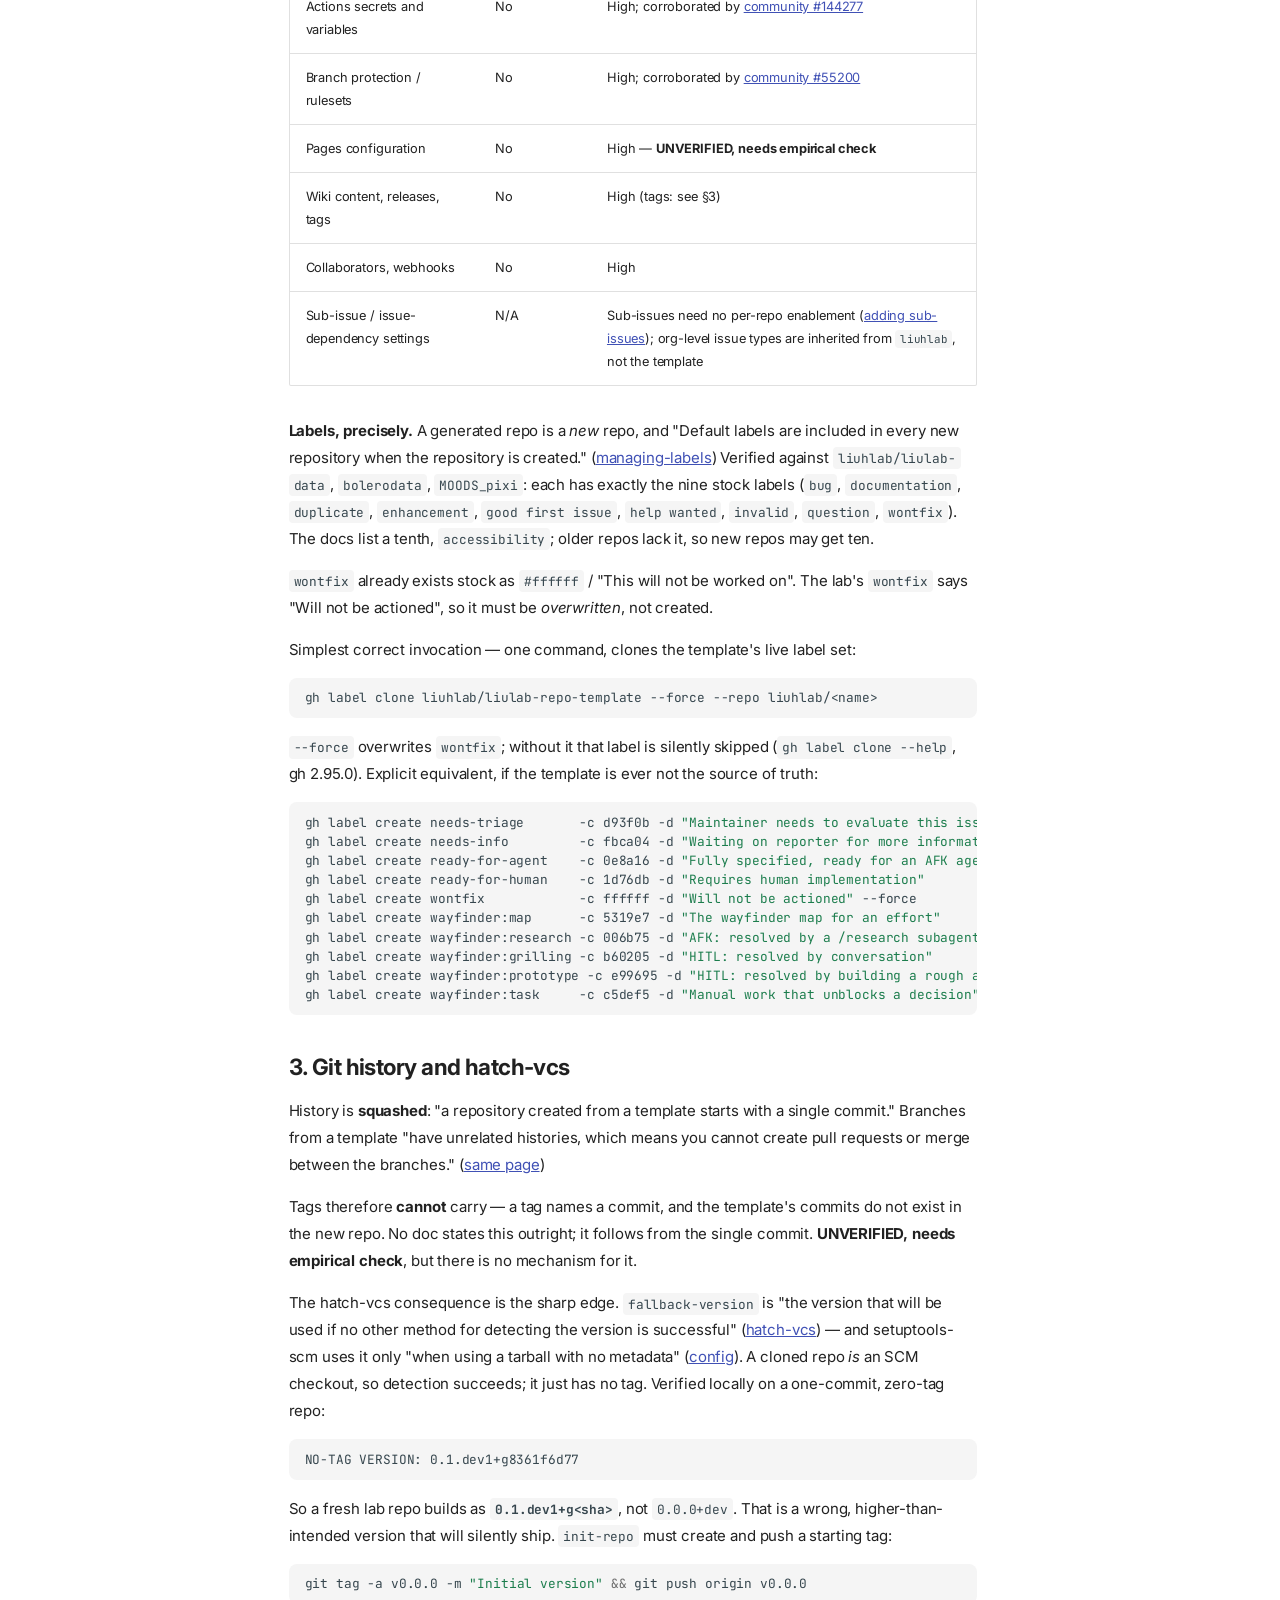
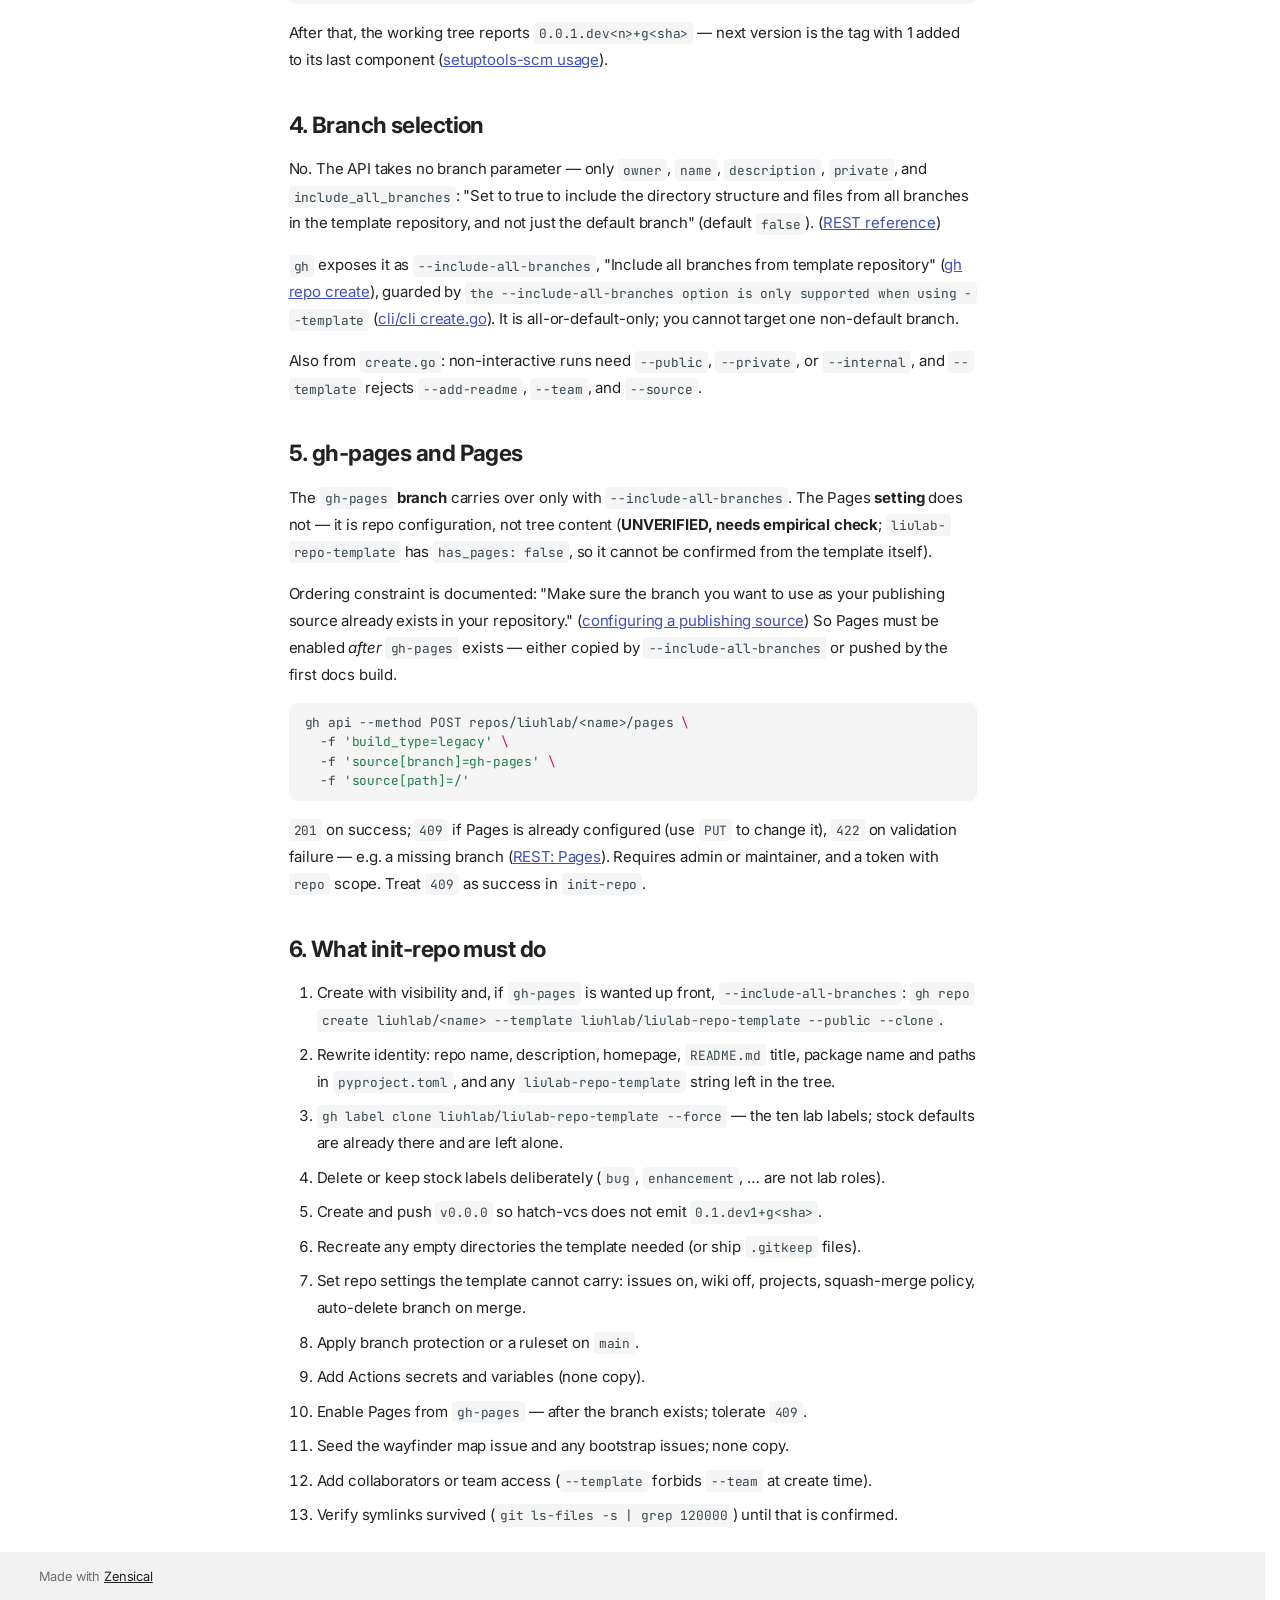
<file: research/github-template-mechanics-2026-08-30/index.html>
<!doctype html>
<html lang="en" class="no-js">
  <head>
    
      <meta charset="utf-8">
      <meta name="viewport" content="width=device-width,initial-scale=1">
      
        <meta name="description" content="The starting point for a new Liu Lab repo: one toolchain, one gate, and a script that customises the copy.">
      
      
      
        <link rel="canonical" href="https://liuhlab.github.io/liulab-repo-template/research/github-template-mechanics-2026-08-30/">
      
      
      
      
        
      
      
      <link rel="icon" href="../../assets/images/favicon.png">
      <meta name="generator" content="zensical-0.0.57">
    
    
      
        <title>GitHub template mechanics - liulab-repo-template</title>
      
    
    
      
        
      
      <link rel="stylesheet" href="../../assets/stylesheets/modern/main.5da3a30f.min.css">
      
      


    
    
      
    
    
      
        
        
        <link rel="preconnect" href="https://fonts.gstatic.com" crossorigin>
        <link rel="stylesheet" href="https://fonts.googleapis.com/css?family=Inter:300,300i,400,400i,500,500i,700,700i%7CJetBrains+Mono:400,400i,700,700i&amp;display=fallback">
        <style>:root{--md-text-font:"Inter";--md-code-font:"JetBrains Mono"}</style>
      
    
    
      <link rel="stylesheet" href="../../stylesheets/diagrams.css">
    
    <script>__md_scope=new URL("../..",location),__md_scope.pathname.endsWith("/")||(__md_scope=new URL(__md_scope.pathname+"/",location)),__md_hash=e=>[...e].reduce(((e,t)=>(e<<5)-e+t.charCodeAt(0)),0),__md_get=(e,t=localStorage,_=__md_scope)=>JSON.parse(t.getItem(_.pathname+"."+e)),__md_set=(e,t,_=localStorage,a=__md_scope)=>{try{_.setItem(a.pathname+"."+e,JSON.stringify(t))}catch(e){}},document.documentElement.setAttribute("data-platform",navigator.platform)</script>
    
      

    
    
  </head>
  
  
    <body dir="ltr">
  
    
    <input class="md-toggle" data-md-toggle="drawer" type="checkbox" id="__drawer" autocomplete="off">
    <input class="md-toggle" data-md-toggle="search" type="checkbox" id="__search" autocomplete="off">
    <label class="md-overlay" for="__drawer" aria-label="Navigation"></label>
    <div data-md-component="skip">
      
        
        <a href="#github-template-mechanics" class="md-skip">
          Skip to content
        </a>
      
    </div>
    <div data-md-component="announce">
      
    </div>
    
    
      

  

<header class="md-header md-header--shadow" data-md-component="header">
  <nav class="md-header__inner md-grid" aria-label="Header">
    <a href="../.." title="liulab-repo-template" class="md-header__button md-logo" aria-label="liulab-repo-template" data-md-component="logo">
      
  
  <svg xmlns="http://www.w3.org/2000/svg" fill="none" stroke="currentColor" stroke-linecap="round" stroke-linejoin="round" stroke-width="2" class="lucide lucide-book-open" viewBox="0 0 24 24"><path d="M12 5v16M20.001 19A2 2 0 0 0 22 17V5a2 2 0 0 0-1.999-2L16 3.002A5 5 0 0 0 12 5a5 5 0 0 0-4-2H4a2 2 0 0 0-2 2v12a2 2 0 0 0 1.999 2H8a5 5 0 0 1 4 2 5 5 0 0 1 4-2z"/></svg>

    </a>
    <label class="md-header__button md-icon" for="__drawer" aria-label="Navigation">
      
      <svg xmlns="http://www.w3.org/2000/svg" fill="none" stroke="currentColor" stroke-linecap="round" stroke-linejoin="round" stroke-width="2" class="lucide lucide-menu" viewBox="0 0 24 24"><path d="M4 5h16M4 12h16M4 19h16"/></svg>
    </label>
    <div class="md-header__title" data-md-component="header-title">
      <div class="md-header__ellipsis">
        <div class="md-header__topic">
          <span class="md-ellipsis">
            liulab-repo-template
          </span>
        </div>
        <div class="md-header__topic" data-md-component="header-topic">
          <span class="md-ellipsis">
            
              GitHub template mechanics
            
          </span>
        </div>
      </div>
    </div>
    
    
      <script>var palette=__md_get("__palette");if(palette&&palette.color){if("(prefers-color-scheme)"===palette.color.media){var media=matchMedia("(prefers-color-scheme: light)"),input=document.querySelector(media.matches?"[data-md-color-media='(prefers-color-scheme: light)']":"[data-md-color-media='(prefers-color-scheme: dark)']");palette.color.media=input.getAttribute("data-md-color-media"),palette.color.scheme=input.getAttribute("data-md-color-scheme"),palette.color.primary=input.getAttribute("data-md-color-primary"),palette.color.accent=input.getAttribute("data-md-color-accent")}for(var[key,value]of Object.entries(palette.color))document.body.setAttribute("data-md-color-"+key,value)}</script>
    
    
    
      
      
        <label class="md-header__button md-icon" for="__search" aria-label="Search">
          
          <svg xmlns="http://www.w3.org/2000/svg" fill="none" stroke="currentColor" stroke-linecap="round" stroke-linejoin="round" stroke-width="2" class="lucide lucide-search" viewBox="0 0 24 24"><path d="m21 21-4.34-4.34"/><circle cx="11" cy="11" r="8"/></svg>
        </label>
        <div class="md-search" data-md-component="search" role="dialog" aria-label="Search">
  <button type="button" class="md-search__button">
    Search
  </button>
</div>
      
    
    <div class="md-header__source">
      
        <a href="https://github.com/liuhlab/liulab-repo-template" title="Go to repository" class="md-source" data-md-component="source">
  <div class="md-source__icon md-icon">
    
    <svg xmlns="http://www.w3.org/2000/svg" viewBox="0 0 448 512"><!--! Font Awesome Free 7.3.1 by @fontawesome - https://fontawesome.com License - https://fontawesome.com/license/free (Icons: CC BY 4.0, Fonts: SIL OFL 1.1, Code: MIT License) Copyright 2026 Fonticons, Inc.--><path fill="currentColor" d="M439.6 236.1 244 40.5c-5.4-5.5-12.8-8.5-20.4-8.5s-15 3-20.4 8.4L162.5 81l51.5 51.5c27.1-9.1 52.7 16.8 43.4 43.7l49.7 49.7c34.2-11.8 61.2 31 35.5 56.7-26.5 26.5-70.2-2.9-56-37.3L240.3 199v121.9c25.3 12.5 22.3 41.8 9.1 55-6.4 6.4-15.2 10.1-24.3 10.1s-17.8-3.6-24.3-10.1c-17.6-17.6-11.1-46.9 11.2-56v-123c-20.8-8.5-24.6-30.7-18.6-45L142.6 101 8.5 235.1C3 240.6 0 247.9 0 255.5s3 15 8.5 20.4l195.6 195.7c5.4 5.4 12.7 8.4 20.4 8.4s15-3 20.4-8.4l194.7-194.7c5.4-5.4 8.4-12.8 8.4-20.4s-3-15-8.4-20.4"/></svg>
  </div>
  <div class="md-source__repository">
    liuhlab/liulab-repo-template
  </div>
</a>
      
    </div>
  </nav>
  
</header>
    
    <div class="md-container" data-md-component="container">
      
      
        
          
        
      
      <main class="md-main" data-md-component="main">
        <div class="md-main__inner md-grid">
          
            
              
              <div class="md-sidebar md-sidebar--primary" data-md-component="sidebar" data-md-type="navigation" >
                <div class="md-sidebar__scrollwrap">
                  <div class="md-sidebar__inner">
                    



<nav class="md-nav md-nav--primary" aria-label="Navigation" data-md-level="0">
  <label class="md-nav__title" for="__drawer">
    <a href="../.." title="liulab-repo-template" class="md-nav__button md-logo" aria-label="liulab-repo-template" data-md-component="logo">
      
  
  <svg xmlns="http://www.w3.org/2000/svg" fill="none" stroke="currentColor" stroke-linecap="round" stroke-linejoin="round" stroke-width="2" class="lucide lucide-book-open" viewBox="0 0 24 24"><path d="M12 5v16M20.001 19A2 2 0 0 0 22 17V5a2 2 0 0 0-1.999-2L16 3.002A5 5 0 0 0 12 5a5 5 0 0 0-4-2H4a2 2 0 0 0-2 2v12a2 2 0 0 0 1.999 2H8a5 5 0 0 1 4 2 5 5 0 0 1 4-2z"/></svg>

    </a>
    liulab-repo-template
  </label>
  
    <div class="md-nav__source">
      <a href="https://github.com/liuhlab/liulab-repo-template" title="Go to repository" class="md-source" data-md-component="source">
  <div class="md-source__icon md-icon">
    
    <svg xmlns="http://www.w3.org/2000/svg" viewBox="0 0 448 512"><!--! Font Awesome Free 7.3.1 by @fontawesome - https://fontawesome.com License - https://fontawesome.com/license/free (Icons: CC BY 4.0, Fonts: SIL OFL 1.1, Code: MIT License) Copyright 2026 Fonticons, Inc.--><path fill="currentColor" d="M439.6 236.1 244 40.5c-5.4-5.5-12.8-8.5-20.4-8.5s-15 3-20.4 8.4L162.5 81l51.5 51.5c27.1-9.1 52.7 16.8 43.4 43.7l49.7 49.7c34.2-11.8 61.2 31 35.5 56.7-26.5 26.5-70.2-2.9-56-37.3L240.3 199v121.9c25.3 12.5 22.3 41.8 9.1 55-6.4 6.4-15.2 10.1-24.3 10.1s-17.8-3.6-24.3-10.1c-17.6-17.6-11.1-46.9 11.2-56v-123c-20.8-8.5-24.6-30.7-18.6-45L142.6 101 8.5 235.1C3 240.6 0 247.9 0 255.5s3 15 8.5 20.4l195.6 195.7c5.4 5.4 12.7 8.4 20.4 8.4s15-3 20.4-8.4l194.7-194.7c5.4-5.4 8.4-12.8 8.4-20.4s-3-15-8.4-20.4"/></svg>
  </div>
  <div class="md-source__repository">
    liuhlab/liulab-repo-template
  </div>
</a>
    </div>
  
  <ul class="md-nav__list" data-md-scrollfix>
    
      
      
  
  
  
  
    <li class="md-nav__item">
      <a href="../.." class="md-nav__link">
        
  
  
  <span class="md-ellipsis">
    
  
  Home

    
  </span>
  
  

      </a>
    </li>
  

    
      
      
  
  
  
  
    <li class="md-nav__item">
      <a href="../../api/" class="md-nav__link">
        
  
  
  <span class="md-ellipsis">
    
  
  API reference

    
  </span>
  
  

      </a>
    </li>
  

    
      
      
  
  
  
  
    <li class="md-nav__item">
      <a href="../../template/" class="md-nav__link">
        
  
  
  <span class="md-ellipsis">
    
  
  The template

    
  </span>
  
  

      </a>
    </li>
  

    
  </ul>
</nav>
                  </div>
                </div>
              </div>
            
            
              
              <div class="md-sidebar md-sidebar--secondary" data-md-component="sidebar" data-md-type="toc" >
                <div class="md-sidebar__scrollwrap">
                  
                    
                    
                    
                      
                    
                    
                      <input class="md-nav__toggle md-toggle" type="checkbox" id="__toc">
                      <div class="md-sidebar-button__wrapper">
                        <label class="md-sidebar-button" for="__toc"></label>
                      </div>
                    
                  
                  <div class="md-sidebar__inner">
                    


<nav class="md-nav md-nav--secondary" aria-label="On this page">
  
  
  
    
  
  
    <label class="md-nav__title" for="__toc">
      <span class="md-nav__icon md-icon"></span>
      On this page
    </label>
    <ul class="md-nav__list" data-md-component="toc" data-md-scrollfix>
      
        <li class="md-nav__item">
  <a href="#1-what-copies" class="md-nav__link">
    <span class="md-ellipsis">
      <span class="md-typeset">
        1. What copies
      </span>
    </span>
  </a>
  
</li>
      
        <li class="md-nav__item">
  <a href="#2-what-does-not-copy" class="md-nav__link">
    <span class="md-ellipsis">
      <span class="md-typeset">
        2. What does not copy
      </span>
    </span>
  </a>
  
</li>
      
        <li class="md-nav__item">
  <a href="#3-git-history-and-hatch-vcs" class="md-nav__link">
    <span class="md-ellipsis">
      <span class="md-typeset">
        3. Git history and hatch-vcs
      </span>
    </span>
  </a>
  
</li>
      
        <li class="md-nav__item">
  <a href="#4-branch-selection" class="md-nav__link">
    <span class="md-ellipsis">
      <span class="md-typeset">
        4. Branch selection
      </span>
    </span>
  </a>
  
</li>
      
        <li class="md-nav__item">
  <a href="#5-gh-pages-and-pages" class="md-nav__link">
    <span class="md-ellipsis">
      <span class="md-typeset">
        5. gh-pages and Pages
      </span>
    </span>
  </a>
  
</li>
      
        <li class="md-nav__item">
  <a href="#6-what-init-repo-must-do" class="md-nav__link">
    <span class="md-ellipsis">
      <span class="md-typeset">
        6. What init-repo must do
      </span>
    </span>
  </a>
  
</li>
      
    </ul>
  
</nav>
                  </div>
                </div>
              </div>
            
          
          
            <div class="md-content" data-md-component="content">
              
              <article class="md-content__inner md-typeset">
                
                  
  
  


<h1 id="github-template-mechanics">GitHub template mechanics<a class="headerlink" href="#github-template-mechanics" title="Permanent link">&para;</a></h1>
<p>Research for liuhlab/liulab-repo-template#4, 2026-08-30. What <code>gh repo create
--template</code> gives a new repo, and what <code>init-repo</code> must build itself.</p>
<p>GitHub's docs cover only file and branch copying. Everything else is inferred from that
silence or checked against live repos; each claim says which.</p>
<h2 id="1-what-copies">1. What copies<a class="headerlink" href="#1-what-copies" title="Permanent link">&para;</a></h2>
<p>Template generation copies <strong>the git tree of the default branch</strong>, nothing more.
"You can choose to include the directory structure and files from only the default
branch of the template repository or to include all branches."
(<a href="https://docs.github.com/en/repositories/creating-and-managing-repositories/creating-a-repository-from-a-template">creating-a-repository-from-a-template</a>)</p>
<p>Because the unit is the git tree, anything git tracks copies:</p>
<table>
<thead>
<tr>
<th>Thing</th>
<th>Copies?</th>
<th>Basis</th>
</tr>
</thead>
<tbody>
<tr>
<td><code>.github/workflows/</code></td>
<td>Yes</td>
<td>Ordinary tracked files. Unlike forks, generated repos are independent, so scheduled workflows run.</td>
</tr>
<tr>
<td>Dotfiles and dot-directories (<code>.claude/</code>, <code>.vale.ini</code>, <code>.pre-commit-config.yaml</code>)</td>
<td>Yes</td>
<td>Ordinary tracked files.</td>
</tr>
<tr>
<td>Files with no extension (<code>LICENSE</code>, <code>justfile</code>)</td>
<td>Yes</td>
<td>Ordinary tracked files.</td>
</tr>
<tr>
<td>Symlinks (<code>CLAUDE.md -&gt; AGENTS.md</code>)</td>
<td>Expected yes — <strong>UNVERIFIED, needs empirical check</strong></td>
<td>Git stores a symlink as a blob with mode <code>120000</code> (verified locally; also live in <code>liuhlab/bolero</code>, <code>liulab-genome</code>, <code>liulab-roadmap</code>, <code>liulab-compute-skills</code>, and <code>seqforge</code>'s <code>.agents/skills/*</code>). A tree copy preserves mode bits, but no GitHub doc says so.</td>
</tr>
<tr>
<td>Empty directories</td>
<td><strong>No</strong></td>
<td>Git has no empty-tree entries — verified locally: <code>mkdir emptydir &amp;&amp; git add -A</code> records nothing.</td>
</tr>
<tr>
<td>Git LFS files</td>
<td><strong>No</strong></td>
<td>"Your template repository cannot include files stored using Git LFS." (<a href="https://docs.github.com/en/repositories/creating-and-managing-repositories/creating-a-template-repository">creating-a-template-repository</a>)</td>
</tr>
</tbody>
</table>
<p>Empty-directory workaround: commit a placeholder (<code>.gitkeep</code>) inside it, or have
<code>init-repo</code> <code>mkdir</code> it. A placeholder is preferable — it survives every clone.</p>
<h2 id="2-what-does-not-copy">2. What does not copy<a class="headerlink" href="#2-what-does-not-copy" title="Permanent link">&para;</a></h2>
<p>The docs never enumerate this. The generate endpoint's own description scopes it to
content: "Creates a new repository using a repository template."
(<a href="https://docs.github.com/en/rest/repos/repos#create-a-repository-using-a-template">REST: create a repository using a template</a>)
Everything below is repository state stored outside the git tree, so none of it copies.</p>
<table>
<thead>
<tr>
<th>Item</th>
<th>Carries over?</th>
<th>Confidence</th>
</tr>
</thead>
<tbody>
<tr>
<td>Issues, pull requests, milestones, discussions</td>
<td>No</td>
<td>High — not tree content</td>
</tr>
<tr>
<td>Labels</td>
<td>No — see below</td>
<td><strong>Verified</strong> by docs</td>
</tr>
<tr>
<td>Actions secrets and variables</td>
<td>No</td>
<td>High; corroborated by <a href="https://github.com/orgs/community/discussions/144277">community #144277</a></td>
</tr>
<tr>
<td>Branch protection / rulesets</td>
<td>No</td>
<td>High; corroborated by <a href="https://github.com/orgs/community/discussions/55200">community #55200</a></td>
</tr>
<tr>
<td>Pages configuration</td>
<td>No</td>
<td>High — <strong>UNVERIFIED, needs empirical check</strong></td>
</tr>
<tr>
<td>Wiki content, releases, tags</td>
<td>No</td>
<td>High (tags: see §3)</td>
</tr>
<tr>
<td>Collaborators, webhooks</td>
<td>No</td>
<td>High</td>
</tr>
<tr>
<td>Sub-issue / issue-dependency settings</td>
<td>N/A</td>
<td>Sub-issues need no per-repo enablement (<a href="https://docs.github.com/en/issues/tracking-your-work-with-issues/using-issues/adding-sub-issues">adding sub-issues</a>); org-level issue types are inherited from <code>liuhlab</code>, not the template</td>
</tr>
</tbody>
</table>
<p><strong>Labels, precisely.</strong> A generated repo is a <em>new</em> repo, and "Default labels are
included in every new repository when the repository is created."
(<a href="https://docs.github.com/en/issues/using-labels-and-milestones-to-track-work/managing-labels">managing-labels</a>)
Verified against <code>liuhlab/liulab-data</code>, <code>bolerodata</code>, <code>MOODS_pixi</code>: each has exactly
the nine stock labels (<code>bug</code>, <code>documentation</code>, <code>duplicate</code>, <code>enhancement</code>,
<code>good first issue</code>, <code>help wanted</code>, <code>invalid</code>, <code>question</code>, <code>wontfix</code>). The docs list a
tenth, <code>accessibility</code>; older repos lack it, so new repos may get ten.</p>
<p><code>wontfix</code> already exists stock as <code>#ffffff</code> / "This will not be worked on". The lab's
<code>wontfix</code> says "Will not be actioned", so it must be <em>overwritten</em>, not created.</p>
<p>Simplest correct invocation — one command, clones the template's live label set:</p>
<div class="highlight"><pre><span></span><code>gh<span class="w"> </span>label<span class="w"> </span>clone<span class="w"> </span>liuhlab/liulab-repo-template<span class="w"> </span>--force<span class="w"> </span>--repo<span class="w"> </span>liuhlab/&lt;name&gt;
</code></pre></div>
<p><code>--force</code> overwrites <code>wontfix</code>; without it that label is silently skipped
(<code>gh label clone --help</code>, gh 2.95.0). Explicit equivalent, if the template is ever not
the source of truth:</p>
<div class="highlight"><pre><span></span><code>gh<span class="w"> </span>label<span class="w"> </span>create<span class="w"> </span>needs-triage<span class="w">       </span>-c<span class="w"> </span>d93f0b<span class="w"> </span>-d<span class="w"> </span><span class="s2">"Maintainer needs to evaluate this issue"</span>
gh<span class="w"> </span>label<span class="w"> </span>create<span class="w"> </span>needs-info<span class="w">         </span>-c<span class="w"> </span>fbca04<span class="w"> </span>-d<span class="w"> </span><span class="s2">"Waiting on reporter for more information"</span>
gh<span class="w"> </span>label<span class="w"> </span>create<span class="w"> </span>ready-for-agent<span class="w">    </span>-c<span class="w"> </span>0e8a16<span class="w"> </span>-d<span class="w"> </span><span class="s2">"Fully specified, ready for an AFK agent"</span>
gh<span class="w"> </span>label<span class="w"> </span>create<span class="w"> </span>ready-for-human<span class="w">    </span>-c<span class="w"> </span>1d76db<span class="w"> </span>-d<span class="w"> </span><span class="s2">"Requires human implementation"</span>
gh<span class="w"> </span>label<span class="w"> </span>create<span class="w"> </span>wontfix<span class="w">            </span>-c<span class="w"> </span>ffffff<span class="w"> </span>-d<span class="w"> </span><span class="s2">"Will not be actioned"</span><span class="w"> </span>--force
gh<span class="w"> </span>label<span class="w"> </span>create<span class="w"> </span>wayfinder:map<span class="w">      </span>-c<span class="w"> </span>5319e7<span class="w"> </span>-d<span class="w"> </span><span class="s2">"The wayfinder map for an effort"</span>
gh<span class="w"> </span>label<span class="w"> </span>create<span class="w"> </span>wayfinder:research<span class="w"> </span>-c<span class="w"> </span>006b75<span class="w"> </span>-d<span class="w"> </span><span class="s2">"AFK: resolved by a /research subagent"</span>
gh<span class="w"> </span>label<span class="w"> </span>create<span class="w"> </span>wayfinder:grilling<span class="w"> </span>-c<span class="w"> </span>b60205<span class="w"> </span>-d<span class="w"> </span><span class="s2">"HITL: resolved by conversation"</span>
gh<span class="w"> </span>label<span class="w"> </span>create<span class="w"> </span>wayfinder:prototype<span class="w"> </span>-c<span class="w"> </span>e99695<span class="w"> </span>-d<span class="w"> </span><span class="s2">"HITL: resolved by building a rough artifact"</span>
gh<span class="w"> </span>label<span class="w"> </span>create<span class="w"> </span>wayfinder:task<span class="w">     </span>-c<span class="w"> </span>c5def5<span class="w"> </span>-d<span class="w"> </span><span class="s2">"Manual work that unblocks a decision"</span>
</code></pre></div>
<h2 id="3-git-history-and-hatch-vcs">3. Git history and hatch-vcs<a class="headerlink" href="#3-git-history-and-hatch-vcs" title="Permanent link">&para;</a></h2>
<p>History is <strong>squashed</strong>: "a repository created from a template starts with a single
commit." Branches from a template "have unrelated histories, which means you cannot
create pull requests or merge between the branches."
(<a href="https://docs.github.com/en/repositories/creating-and-managing-repositories/creating-a-repository-from-a-template">same page</a>)</p>
<p>Tags therefore <strong>cannot</strong> carry — a tag names a commit, and the template's commits do
not exist in the new repo. No doc states this outright; it follows from the single
commit. <strong>UNVERIFIED, needs empirical check</strong>, but there is no mechanism for it.</p>
<p>The hatch-vcs consequence is the sharp edge. <code>fallback-version</code> is "the version that
will be used if no other method for detecting the version is successful"
(<a href="https://github.com/ofek/hatch-vcs">hatch-vcs</a>) — and setuptools-scm uses it only
"when using a tarball with no metadata"
(<a href="https://setuptools-scm.readthedocs.io/en/latest/config/">config</a>). A cloned repo <em>is</em>
an SCM checkout, so detection succeeds; it just has no tag. Verified locally on a
one-commit, zero-tag repo:</p>
<div class="highlight"><pre><span></span><code>NO-TAG VERSION: 0.1.dev1+g8361f6d77
</code></pre></div>
<p>So a fresh lab repo builds as <strong><code>0.1.dev1+g&lt;sha&gt;</code></strong>, not <code>0.0.0+dev</code>. That is a wrong,
higher-than-intended version that will silently ship. <code>init-repo</code> must create and push
a starting tag:</p>
<div class="highlight"><pre><span></span><code>git<span class="w"> </span>tag<span class="w"> </span>-a<span class="w"> </span>v0.0.0<span class="w"> </span>-m<span class="w"> </span><span class="s2">"Initial version"</span><span class="w"> </span><span class="o">&amp;&amp;</span><span class="w"> </span>git<span class="w"> </span>push<span class="w"> </span>origin<span class="w"> </span>v0.0.0
</code></pre></div>
<p>After that, the working tree reports <code>0.0.1.dev&lt;n&gt;+g&lt;sha&gt;</code> — next version is the tag
with 1 added to its last component
(<a href="https://setuptools-scm.readthedocs.io/en/latest/usage/">setuptools-scm usage</a>).</p>
<h2 id="4-branch-selection">4. Branch selection<a class="headerlink" href="#4-branch-selection" title="Permanent link">&para;</a></h2>
<p>No. The API takes no branch parameter — only <code>owner</code>, <code>name</code>, <code>description</code>,
<code>private</code>, and <code>include_all_branches</code>: "Set to true to include the directory structure
and files from all branches in the template repository, and not just the default
branch" (default <code>false</code>).
(<a href="https://docs.github.com/en/rest/repos/repos#create-a-repository-using-a-template">REST reference</a>)</p>
<p><code>gh</code> exposes it as <code>--include-all-branches</code>, "Include all branches from template
repository" (<a href="https://cli.github.com/manual/gh_repo_create">gh repo create</a>), guarded
by <code>the --include-all-branches option is only supported when using --template</code>
(<a href="https://github.com/cli/cli/blob/trunk/pkg/cmd/repo/create/create.go">cli/cli create.go</a>).
It is all-or-default-only; you cannot target one non-default branch.</p>
<p>Also from <code>create.go</code>: non-interactive runs need <code>--public</code>, <code>--private</code>, or
<code>--internal</code>, and <code>--template</code> rejects <code>--add-readme</code>, <code>--team</code>, and <code>--source</code>.</p>
<h2 id="5-gh-pages-and-pages">5. gh-pages and Pages<a class="headerlink" href="#5-gh-pages-and-pages" title="Permanent link">&para;</a></h2>
<p>The <code>gh-pages</code> <strong>branch</strong> carries over only with <code>--include-all-branches</code>. The Pages
<strong>setting</strong> does not — it is repo configuration, not tree content
(<strong>UNVERIFIED, needs empirical check</strong>; <code>liulab-repo-template</code> has <code>has_pages: false</code>,
so it cannot be confirmed from the template itself).</p>
<p>Ordering constraint is documented: "Make sure the branch you want to use as your
publishing source already exists in your repository."
(<a href="https://docs.github.com/en/pages/getting-started-with-github-pages/configuring-a-publishing-source-for-your-github-pages-site">configuring a publishing source</a>)
So Pages must be enabled <em>after</em> <code>gh-pages</code> exists — either copied by
<code>--include-all-branches</code> or pushed by the first docs build.</p>
<div class="highlight"><pre><span></span><code>gh<span class="w"> </span>api<span class="w"> </span>--method<span class="w"> </span>POST<span class="w"> </span>repos/liuhlab/&lt;name&gt;/pages<span class="w"> </span><span class="se">\</span>
<span class="w">  </span>-f<span class="w"> </span><span class="s1">'build_type=legacy'</span><span class="w"> </span><span class="se">\</span>
<span class="w">  </span>-f<span class="w"> </span><span class="s1">'source[branch]=gh-pages'</span><span class="w"> </span><span class="se">\</span>
<span class="w">  </span>-f<span class="w"> </span><span class="s1">'source[path]=/'</span>
</code></pre></div>
<p><code>201</code> on success; <code>409</code> if Pages is already configured (use <code>PUT</code> to change it), <code>422</code>
on validation failure — e.g. a missing branch
(<a href="https://docs.github.com/en/rest/pages/pages">REST: Pages</a>). Requires admin or
maintainer, and a token with <code>repo</code> scope. Treat <code>409</code> as success in <code>init-repo</code>.</p>
<h2 id="6-what-init-repo-must-do">6. What init-repo must do<a class="headerlink" href="#6-what-init-repo-must-do" title="Permanent link">&para;</a></h2>
<ol>
<li>Create with visibility and, if <code>gh-pages</code> is wanted up front,
   <code>--include-all-branches</code>:
   <code>gh repo create liuhlab/&lt;name&gt; --template liuhlab/liulab-repo-template --public --clone</code>.</li>
<li>Rewrite identity: repo name, description, homepage, <code>README.md</code> title, package name
   and paths in <code>pyproject.toml</code>, and any <code>liulab-repo-template</code> string left in the tree.</li>
<li><code>gh label clone liuhlab/liulab-repo-template --force</code> — the ten lab labels; stock
   defaults are already there and are left alone.</li>
<li>Delete or keep stock labels deliberately (<code>bug</code>, <code>enhancement</code>, … are not lab roles).</li>
<li>Create and push <code>v0.0.0</code> so hatch-vcs does not emit <code>0.1.dev1+g&lt;sha&gt;</code>.</li>
<li>Recreate any empty directories the template needed (or ship <code>.gitkeep</code> files).</li>
<li>Set repo settings the template cannot carry: issues on, wiki off, projects,
   squash-merge policy, auto-delete branch on merge.</li>
<li>Apply branch protection or a ruleset on <code>main</code>.</li>
<li>Add Actions secrets and variables (none copy).</li>
<li>Enable Pages from <code>gh-pages</code> — after the branch exists; tolerate <code>409</code>.</li>
<li>Seed the wayfinder map issue and any bootstrap issues; none copy.</li>
<li>Add collaborators or team access (<code>--template</code> forbids <code>--team</code> at create time).</li>
<li>Verify symlinks survived (<code>git ls-files -s | grep 120000</code>) until that is confirmed.</li>
</ol>









  
  






                
              </article>
            </div>
          
          
<script>var target=document.getElementById(location.hash.slice(1));target&&target.name&&(target.checked=target.name.startsWith("__tabbed_"))</script>
        </div>
        
      </main>
      
        <footer class="md-footer">
  
  <div class="md-footer-meta md-typeset">
    <div class="md-footer-meta__inner md-grid">
      <div class="md-copyright">
  
  
    Made with
    <a href="https://zensical.org/" target="_blank" rel="noopener">
      Zensical
    </a>
  
</div>
      
    </div>
  </div>
</footer>
      
    </div>
    <div class="md-dialog" data-md-component="dialog">
      <div class="md-dialog__inner md-typeset"></div>
    </div>
    
    
    
      
      
      <script id="__config" type="application/json">{"annotate":null,"base":"../..","features":[],"search":"../../assets/javascripts/workers/search.7d14d953.min.js","tags":null,"translations":{"clipboard.copied":"Copied to clipboard","clipboard.copy":"Copy to clipboard","search.result.more.one":"1 more on this page","search.result.more.other":"# more on this page","search.result.none":"No matching documents","search.result.one":"1 matching document","search.result.other":"# matching documents","search.result.placeholder":"Type to start searching","search.result.term.missing":"Missing","select.version":"Select version"},"version":null}</script>
    
    
      <script src="../../assets/javascripts/bundle.49251538.min.js"></script>
      
    
  </body>
</html>
</file>
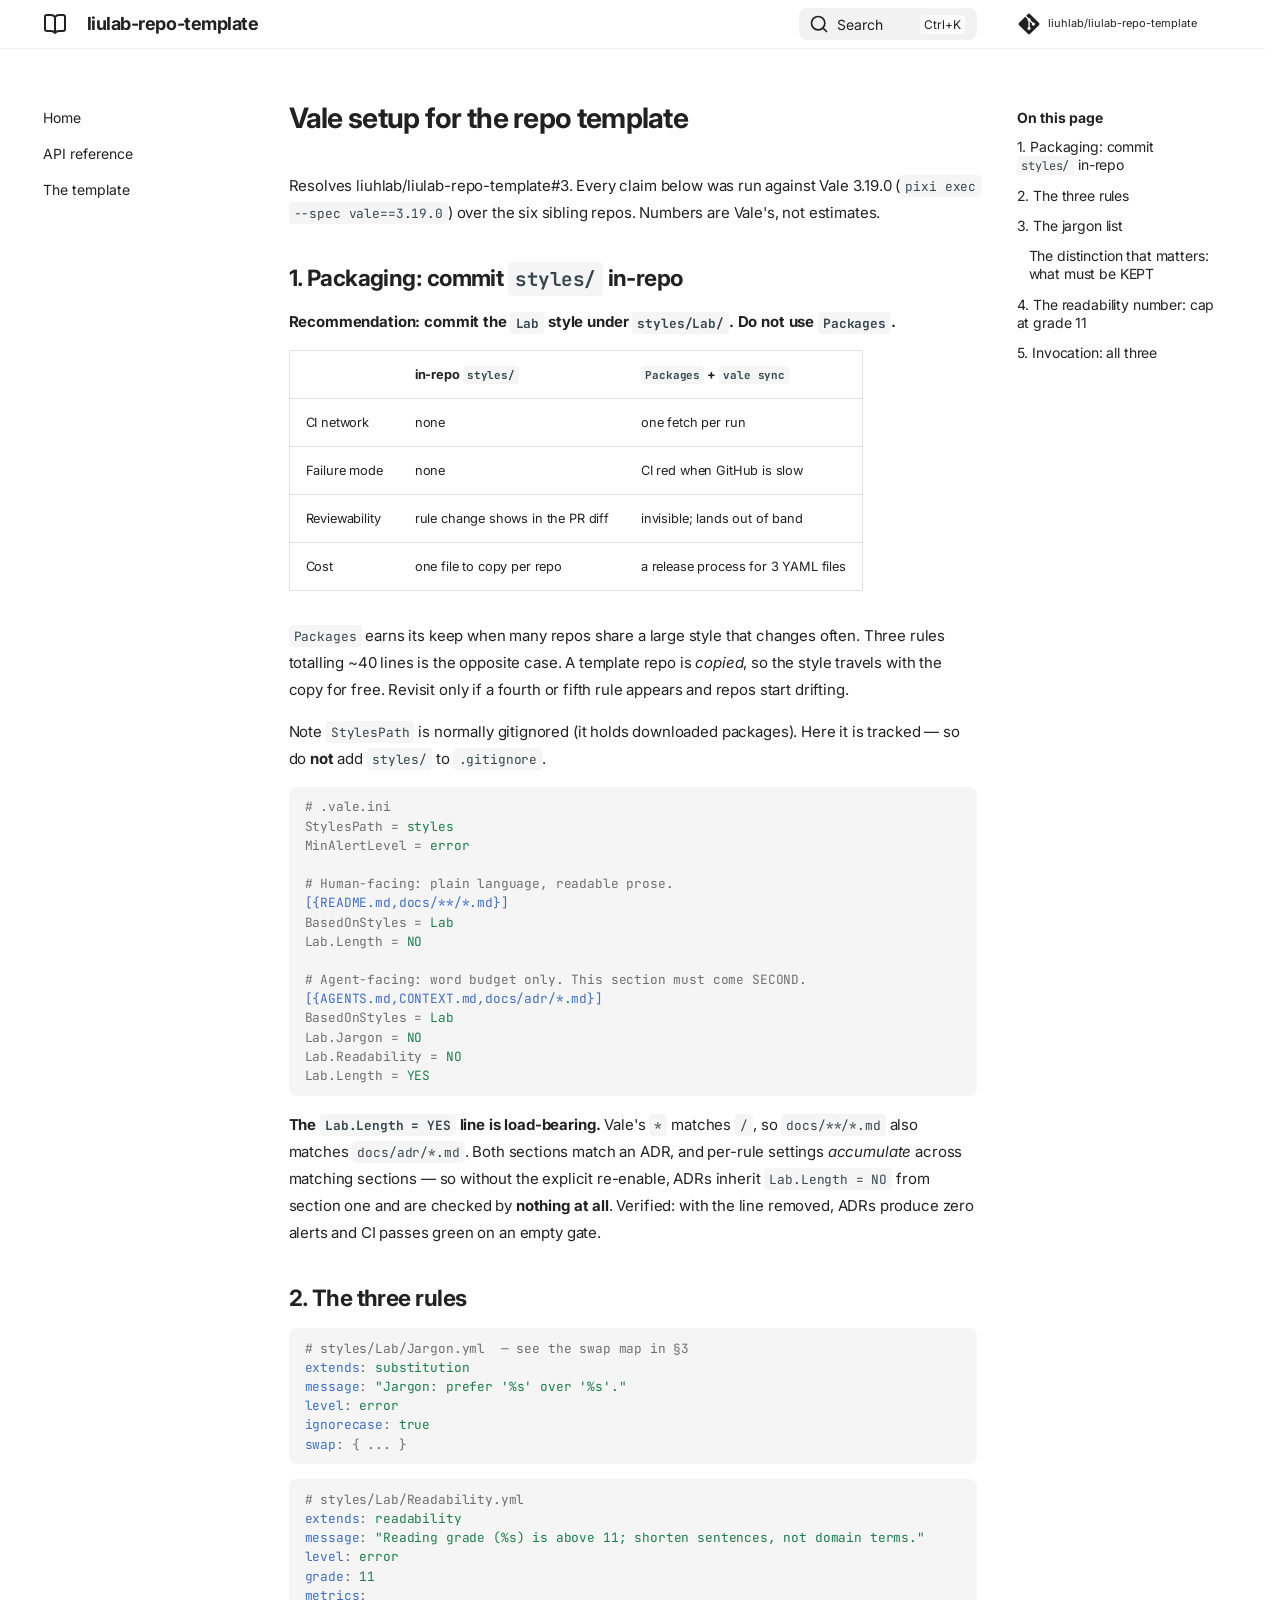
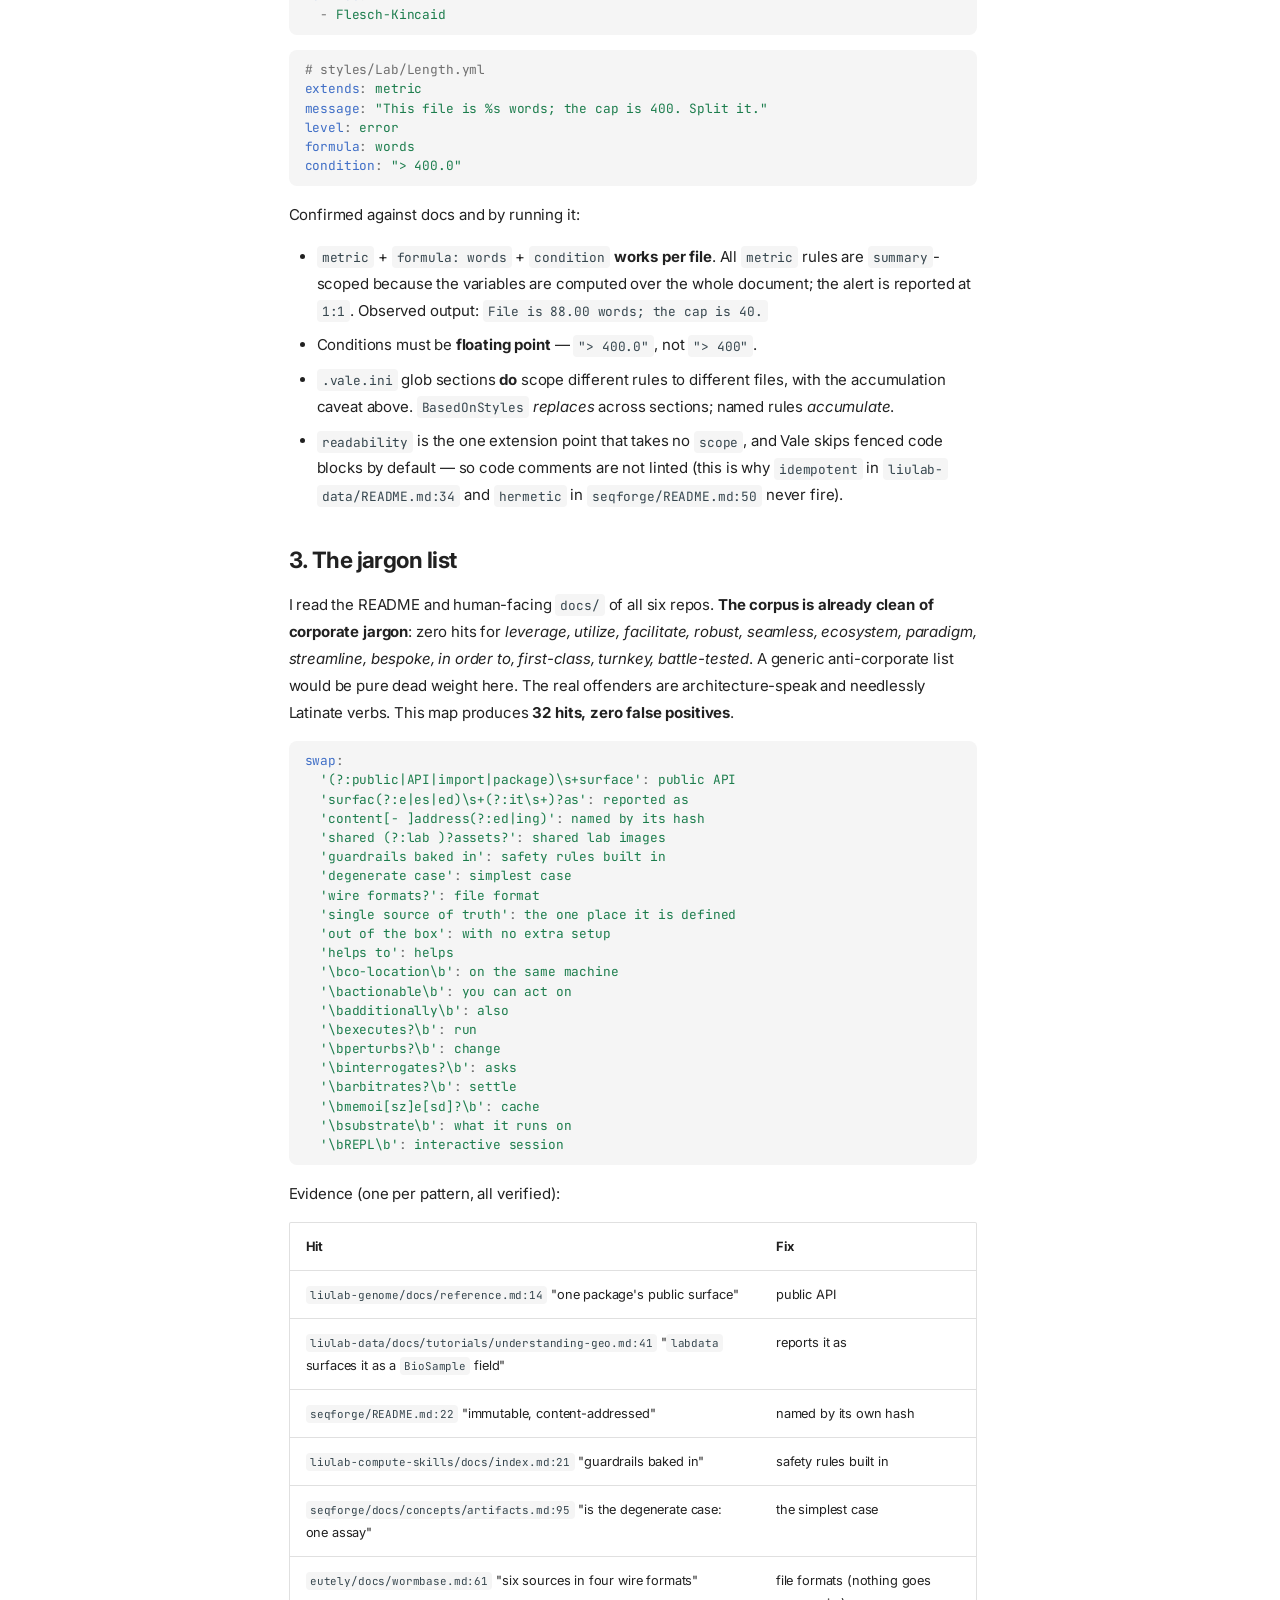
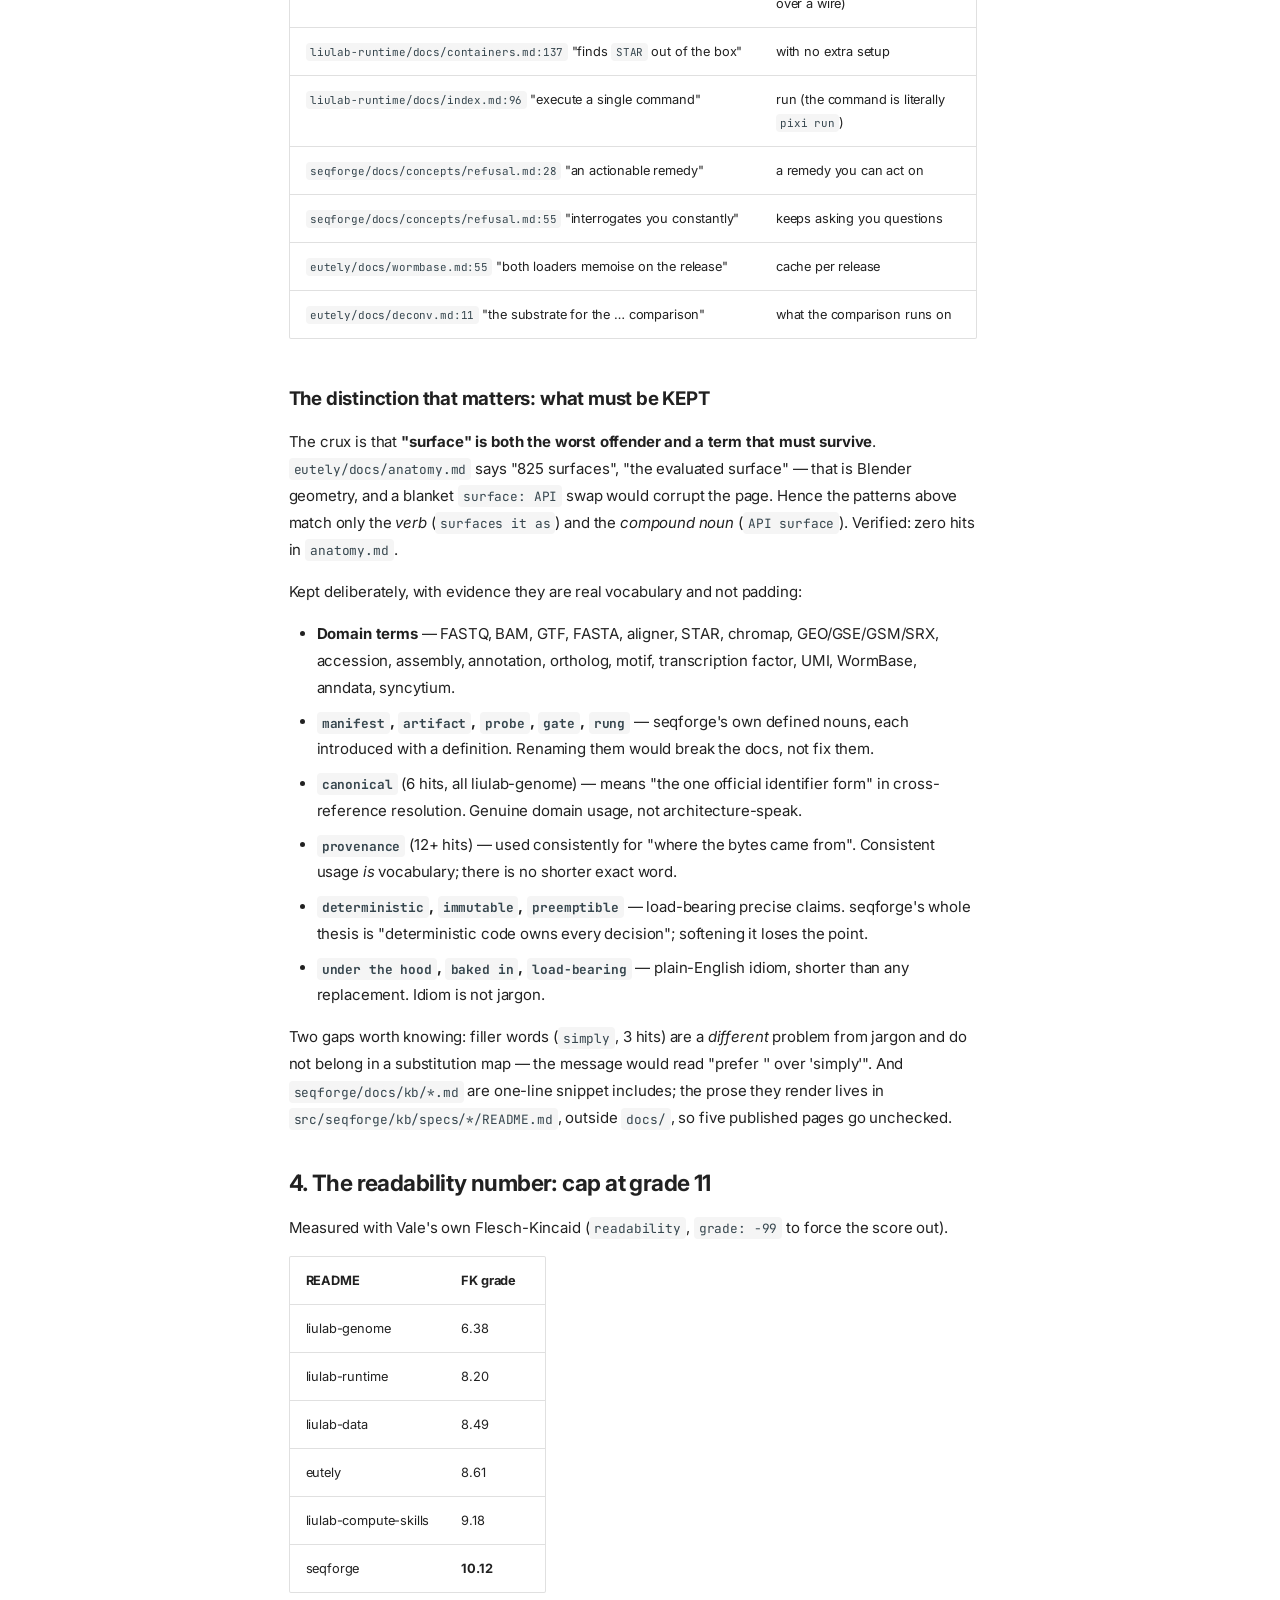
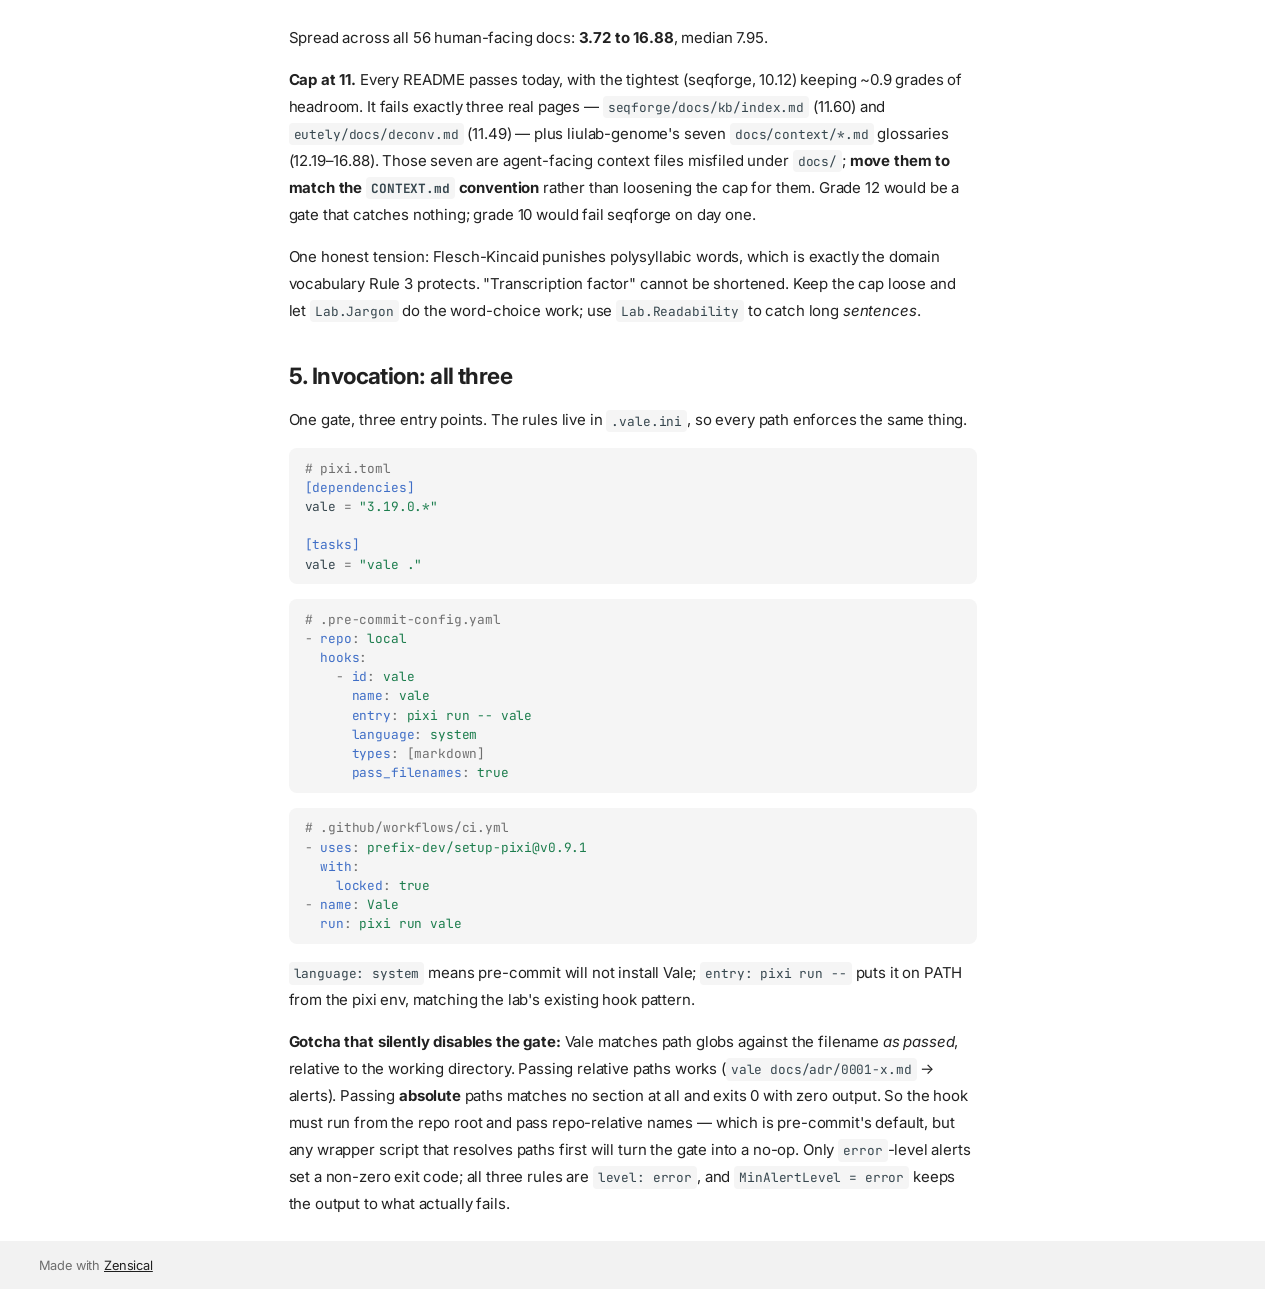
<file: research/vale-setup-2026-08-30/index.html>
<!doctype html>
<html lang="en" class="no-js">
  <head>
    
      <meta charset="utf-8">
      <meta name="viewport" content="width=device-width,initial-scale=1">
      
        <meta name="description" content="The starting point for a new Liu Lab repo: one toolchain, one gate, and a script that customises the copy.">
      
      
      
        <link rel="canonical" href="https://liuhlab.github.io/liulab-repo-template/research/vale-setup-2026-08-30/">
      
      
      
      
        
      
      
      <link rel="icon" href="../../assets/images/favicon.png">
      <meta name="generator" content="zensical-0.0.57">
    
    
      
        <title>Vale setup for the repo template - liulab-repo-template</title>
      
    
    
      
        
      
      <link rel="stylesheet" href="../../assets/stylesheets/modern/main.5da3a30f.min.css">
      
      


    
    
      
    
    
      
        
        
        <link rel="preconnect" href="https://fonts.gstatic.com" crossorigin>
        <link rel="stylesheet" href="https://fonts.googleapis.com/css?family=Inter:300,300i,400,400i,500,500i,700,700i%7CJetBrains+Mono:400,400i,700,700i&amp;display=fallback">
        <style>:root{--md-text-font:"Inter";--md-code-font:"JetBrains Mono"}</style>
      
    
    
      <link rel="stylesheet" href="../../stylesheets/diagrams.css">
    
    <script>__md_scope=new URL("../..",location),__md_scope.pathname.endsWith("/")||(__md_scope=new URL(__md_scope.pathname+"/",location)),__md_hash=e=>[...e].reduce(((e,t)=>(e<<5)-e+t.charCodeAt(0)),0),__md_get=(e,t=localStorage,_=__md_scope)=>JSON.parse(t.getItem(_.pathname+"."+e)),__md_set=(e,t,_=localStorage,a=__md_scope)=>{try{_.setItem(a.pathname+"."+e,JSON.stringify(t))}catch(e){}},document.documentElement.setAttribute("data-platform",navigator.platform)</script>
    
      

    
    
  </head>
  
  
    <body dir="ltr">
  
    
    <input class="md-toggle" data-md-toggle="drawer" type="checkbox" id="__drawer" autocomplete="off">
    <input class="md-toggle" data-md-toggle="search" type="checkbox" id="__search" autocomplete="off">
    <label class="md-overlay" for="__drawer" aria-label="Navigation"></label>
    <div data-md-component="skip">
      
        
        <a href="#vale-setup-for-the-repo-template" class="md-skip">
          Skip to content
        </a>
      
    </div>
    <div data-md-component="announce">
      
    </div>
    
    
      

  

<header class="md-header md-header--shadow" data-md-component="header">
  <nav class="md-header__inner md-grid" aria-label="Header">
    <a href="../.." title="liulab-repo-template" class="md-header__button md-logo" aria-label="liulab-repo-template" data-md-component="logo">
      
  
  <svg xmlns="http://www.w3.org/2000/svg" fill="none" stroke="currentColor" stroke-linecap="round" stroke-linejoin="round" stroke-width="2" class="lucide lucide-book-open" viewBox="0 0 24 24"><path d="M12 5v16M20.001 19A2 2 0 0 0 22 17V5a2 2 0 0 0-1.999-2L16 3.002A5 5 0 0 0 12 5a5 5 0 0 0-4-2H4a2 2 0 0 0-2 2v12a2 2 0 0 0 1.999 2H8a5 5 0 0 1 4 2 5 5 0 0 1 4-2z"/></svg>

    </a>
    <label class="md-header__button md-icon" for="__drawer" aria-label="Navigation">
      
      <svg xmlns="http://www.w3.org/2000/svg" fill="none" stroke="currentColor" stroke-linecap="round" stroke-linejoin="round" stroke-width="2" class="lucide lucide-menu" viewBox="0 0 24 24"><path d="M4 5h16M4 12h16M4 19h16"/></svg>
    </label>
    <div class="md-header__title" data-md-component="header-title">
      <div class="md-header__ellipsis">
        <div class="md-header__topic">
          <span class="md-ellipsis">
            liulab-repo-template
          </span>
        </div>
        <div class="md-header__topic" data-md-component="header-topic">
          <span class="md-ellipsis">
            
              Vale setup for the repo template
            
          </span>
        </div>
      </div>
    </div>
    
    
      <script>var palette=__md_get("__palette");if(palette&&palette.color){if("(prefers-color-scheme)"===palette.color.media){var media=matchMedia("(prefers-color-scheme: light)"),input=document.querySelector(media.matches?"[data-md-color-media='(prefers-color-scheme: light)']":"[data-md-color-media='(prefers-color-scheme: dark)']");palette.color.media=input.getAttribute("data-md-color-media"),palette.color.scheme=input.getAttribute("data-md-color-scheme"),palette.color.primary=input.getAttribute("data-md-color-primary"),palette.color.accent=input.getAttribute("data-md-color-accent")}for(var[key,value]of Object.entries(palette.color))document.body.setAttribute("data-md-color-"+key,value)}</script>
    
    
    
      
      
        <label class="md-header__button md-icon" for="__search" aria-label="Search">
          
          <svg xmlns="http://www.w3.org/2000/svg" fill="none" stroke="currentColor" stroke-linecap="round" stroke-linejoin="round" stroke-width="2" class="lucide lucide-search" viewBox="0 0 24 24"><path d="m21 21-4.34-4.34"/><circle cx="11" cy="11" r="8"/></svg>
        </label>
        <div class="md-search" data-md-component="search" role="dialog" aria-label="Search">
  <button type="button" class="md-search__button">
    Search
  </button>
</div>
      
    
    <div class="md-header__source">
      
        <a href="https://github.com/liuhlab/liulab-repo-template" title="Go to repository" class="md-source" data-md-component="source">
  <div class="md-source__icon md-icon">
    
    <svg xmlns="http://www.w3.org/2000/svg" viewBox="0 0 448 512"><!--! Font Awesome Free 7.3.1 by @fontawesome - https://fontawesome.com License - https://fontawesome.com/license/free (Icons: CC BY 4.0, Fonts: SIL OFL 1.1, Code: MIT License) Copyright 2026 Fonticons, Inc.--><path fill="currentColor" d="M439.6 236.1 244 40.5c-5.4-5.5-12.8-8.5-20.4-8.5s-15 3-20.4 8.4L162.5 81l51.5 51.5c27.1-9.1 52.7 16.8 43.4 43.7l49.7 49.7c34.2-11.8 61.2 31 35.5 56.7-26.5 26.5-70.2-2.9-56-37.3L240.3 199v121.9c25.3 12.5 22.3 41.8 9.1 55-6.4 6.4-15.2 10.1-24.3 10.1s-17.8-3.6-24.3-10.1c-17.6-17.6-11.1-46.9 11.2-56v-123c-20.8-8.5-24.6-30.7-18.6-45L142.6 101 8.5 235.1C3 240.6 0 247.9 0 255.5s3 15 8.5 20.4l195.6 195.7c5.4 5.4 12.7 8.4 20.4 8.4s15-3 20.4-8.4l194.7-194.7c5.4-5.4 8.4-12.8 8.4-20.4s-3-15-8.4-20.4"/></svg>
  </div>
  <div class="md-source__repository">
    liuhlab/liulab-repo-template
  </div>
</a>
      
    </div>
  </nav>
  
</header>
    
    <div class="md-container" data-md-component="container">
      
      
        
          
        
      
      <main class="md-main" data-md-component="main">
        <div class="md-main__inner md-grid">
          
            
              
              <div class="md-sidebar md-sidebar--primary" data-md-component="sidebar" data-md-type="navigation" >
                <div class="md-sidebar__scrollwrap">
                  <div class="md-sidebar__inner">
                    



<nav class="md-nav md-nav--primary" aria-label="Navigation" data-md-level="0">
  <label class="md-nav__title" for="__drawer">
    <a href="../.." title="liulab-repo-template" class="md-nav__button md-logo" aria-label="liulab-repo-template" data-md-component="logo">
      
  
  <svg xmlns="http://www.w3.org/2000/svg" fill="none" stroke="currentColor" stroke-linecap="round" stroke-linejoin="round" stroke-width="2" class="lucide lucide-book-open" viewBox="0 0 24 24"><path d="M12 5v16M20.001 19A2 2 0 0 0 22 17V5a2 2 0 0 0-1.999-2L16 3.002A5 5 0 0 0 12 5a5 5 0 0 0-4-2H4a2 2 0 0 0-2 2v12a2 2 0 0 0 1.999 2H8a5 5 0 0 1 4 2 5 5 0 0 1 4-2z"/></svg>

    </a>
    liulab-repo-template
  </label>
  
    <div class="md-nav__source">
      <a href="https://github.com/liuhlab/liulab-repo-template" title="Go to repository" class="md-source" data-md-component="source">
  <div class="md-source__icon md-icon">
    
    <svg xmlns="http://www.w3.org/2000/svg" viewBox="0 0 448 512"><!--! Font Awesome Free 7.3.1 by @fontawesome - https://fontawesome.com License - https://fontawesome.com/license/free (Icons: CC BY 4.0, Fonts: SIL OFL 1.1, Code: MIT License) Copyright 2026 Fonticons, Inc.--><path fill="currentColor" d="M439.6 236.1 244 40.5c-5.4-5.5-12.8-8.5-20.4-8.5s-15 3-20.4 8.4L162.5 81l51.5 51.5c27.1-9.1 52.7 16.8 43.4 43.7l49.7 49.7c34.2-11.8 61.2 31 35.5 56.7-26.5 26.5-70.2-2.9-56-37.3L240.3 199v121.9c25.3 12.5 22.3 41.8 9.1 55-6.4 6.4-15.2 10.1-24.3 10.1s-17.8-3.6-24.3-10.1c-17.6-17.6-11.1-46.9 11.2-56v-123c-20.8-8.5-24.6-30.7-18.6-45L142.6 101 8.5 235.1C3 240.6 0 247.9 0 255.5s3 15 8.5 20.4l195.6 195.7c5.4 5.4 12.7 8.4 20.4 8.4s15-3 20.4-8.4l194.7-194.7c5.4-5.4 8.4-12.8 8.4-20.4s-3-15-8.4-20.4"/></svg>
  </div>
  <div class="md-source__repository">
    liuhlab/liulab-repo-template
  </div>
</a>
    </div>
  
  <ul class="md-nav__list" data-md-scrollfix>
    
      
      
  
  
  
  
    <li class="md-nav__item">
      <a href="../.." class="md-nav__link">
        
  
  
  <span class="md-ellipsis">
    
  
  Home

    
  </span>
  
  

      </a>
    </li>
  

    
      
      
  
  
  
  
    <li class="md-nav__item">
      <a href="../../api/" class="md-nav__link">
        
  
  
  <span class="md-ellipsis">
    
  
  API reference

    
  </span>
  
  

      </a>
    </li>
  

    
      
      
  
  
  
  
    <li class="md-nav__item">
      <a href="../../template/" class="md-nav__link">
        
  
  
  <span class="md-ellipsis">
    
  
  The template

    
  </span>
  
  

      </a>
    </li>
  

    
  </ul>
</nav>
                  </div>
                </div>
              </div>
            
            
              
              <div class="md-sidebar md-sidebar--secondary" data-md-component="sidebar" data-md-type="toc" >
                <div class="md-sidebar__scrollwrap">
                  
                    
                    
                    
                      
                    
                    
                      <input class="md-nav__toggle md-toggle" type="checkbox" id="__toc">
                      <div class="md-sidebar-button__wrapper">
                        <label class="md-sidebar-button" for="__toc"></label>
                      </div>
                    
                  
                  <div class="md-sidebar__inner">
                    


<nav class="md-nav md-nav--secondary" aria-label="On this page">
  
  
  
    
  
  
    <label class="md-nav__title" for="__toc">
      <span class="md-nav__icon md-icon"></span>
      On this page
    </label>
    <ul class="md-nav__list" data-md-component="toc" data-md-scrollfix>
      
        <li class="md-nav__item">
  <a href="#1-packaging-commit-styles-in-repo" class="md-nav__link">
    <span class="md-ellipsis">
      <span class="md-typeset">
        1. Packaging: commit <code>styles/</code> in-repo
      </span>
    </span>
  </a>
  
</li>
      
        <li class="md-nav__item">
  <a href="#2-the-three-rules" class="md-nav__link">
    <span class="md-ellipsis">
      <span class="md-typeset">
        2. The three rules
      </span>
    </span>
  </a>
  
</li>
      
        <li class="md-nav__item">
  <a href="#3-the-jargon-list" class="md-nav__link">
    <span class="md-ellipsis">
      <span class="md-typeset">
        3. The jargon list
      </span>
    </span>
  </a>
  
    <nav class="md-nav" aria-label="3. The jargon list">
      <ul class="md-nav__list">
        
          <li class="md-nav__item">
  <a href="#the-distinction-that-matters-what-must-be-kept" class="md-nav__link">
    <span class="md-ellipsis">
      <span class="md-typeset">
        The distinction that matters: what must be KEPT
      </span>
    </span>
  </a>
  
</li>
        
      </ul>
    </nav>
  
</li>
      
        <li class="md-nav__item">
  <a href="#4-the-readability-number-cap-at-grade-11" class="md-nav__link">
    <span class="md-ellipsis">
      <span class="md-typeset">
        4. The readability number: cap at grade 11
      </span>
    </span>
  </a>
  
</li>
      
        <li class="md-nav__item">
  <a href="#5-invocation-all-three" class="md-nav__link">
    <span class="md-ellipsis">
      <span class="md-typeset">
        5. Invocation: all three
      </span>
    </span>
  </a>
  
</li>
      
    </ul>
  
</nav>
                  </div>
                </div>
              </div>
            
          
          
            <div class="md-content" data-md-component="content">
              
              <article class="md-content__inner md-typeset">
                
                  
  
  


<h1 id="vale-setup-for-the-repo-template">Vale setup for the repo template<a class="headerlink" href="#vale-setup-for-the-repo-template" title="Permanent link">&para;</a></h1>
<p>Resolves liuhlab/liulab-repo-template#3. Every claim below was run against Vale 3.19.0
(<code>pixi exec --spec vale==3.19.0</code>) over the six sibling repos. Numbers are Vale's, not estimates.</p>
<h2 id="1-packaging-commit-styles-in-repo">1. Packaging: commit <code>styles/</code> in-repo<a class="headerlink" href="#1-packaging-commit-styles-in-repo" title="Permanent link">&para;</a></h2>
<p><strong>Recommendation: commit the <code>Lab</code> style under <code>styles/Lab/</code>. Do not use <code>Packages</code>.</strong></p>
<table>
<thead>
<tr>
<th></th>
<th>in-repo <code>styles/</code></th>
<th><code>Packages</code> + <code>vale sync</code></th>
</tr>
</thead>
<tbody>
<tr>
<td>CI network</td>
<td>none</td>
<td>one fetch per run</td>
</tr>
<tr>
<td>Failure mode</td>
<td>none</td>
<td>CI red when GitHub is slow</td>
</tr>
<tr>
<td>Reviewability</td>
<td>rule change shows in the PR diff</td>
<td>invisible; lands out of band</td>
</tr>
<tr>
<td>Cost</td>
<td>one file to copy per repo</td>
<td>a release process for 3 YAML files</td>
</tr>
</tbody>
</table>
<p><code>Packages</code> earns its keep when many repos share a large style that changes often. Three rules
totalling ~40 lines is the opposite case. A template repo is <em>copied</em>, so the style travels with
the copy for free. Revisit only if a fourth or fifth rule appears and repos start drifting.</p>
<p>Note <code>StylesPath</code> is normally gitignored (it holds downloaded packages). Here it is tracked —
so do <strong>not</strong> add <code>styles/</code> to <code>.gitignore</code>.</p>
<div class="highlight"><pre><span></span><code><span class="c1"># .vale.ini</span>
<span class="na">StylesPath</span><span class="w"> </span><span class="o">=</span><span class="w"> </span><span class="s">styles</span>
<span class="na">MinAlertLevel</span><span class="w"> </span><span class="o">=</span><span class="w"> </span><span class="s">error</span>

<span class="c1"># Human-facing: plain language, readable prose.</span>
<span class="k">[{README.md,docs/**/*.md}]</span>
<span class="na">BasedOnStyles</span><span class="w"> </span><span class="o">=</span><span class="w"> </span><span class="s">Lab</span>
<span class="na">Lab.Length</span><span class="w"> </span><span class="o">=</span><span class="w"> </span><span class="s">NO</span>

<span class="c1"># Agent-facing: word budget only. This section must come SECOND.</span>
<span class="k">[{AGENTS.md,CONTEXT.md,docs/adr/*.md}]</span>
<span class="na">BasedOnStyles</span><span class="w"> </span><span class="o">=</span><span class="w"> </span><span class="s">Lab</span>
<span class="na">Lab.Jargon</span><span class="w"> </span><span class="o">=</span><span class="w"> </span><span class="s">NO</span>
<span class="na">Lab.Readability</span><span class="w"> </span><span class="o">=</span><span class="w"> </span><span class="s">NO</span>
<span class="na">Lab.Length</span><span class="w"> </span><span class="o">=</span><span class="w"> </span><span class="s">YES</span>
</code></pre></div>
<p><strong>The <code>Lab.Length = YES</code> line is load-bearing.</strong> Vale's <code>*</code> matches <code>/</code>, so <code>docs/**/*.md</code>
also matches <code>docs/adr/*.md</code>. Both sections match an ADR, and per-rule settings <em>accumulate</em>
across matching sections — so without the explicit re-enable, ADRs inherit <code>Lab.Length = NO</code>
from section one and are checked by <strong>nothing at all</strong>. Verified: with the line removed, ADRs
produce zero alerts and CI passes green on an empty gate.</p>
<h2 id="2-the-three-rules">2. The three rules<a class="headerlink" href="#2-the-three-rules" title="Permanent link">&para;</a></h2>
<div class="highlight"><pre><span></span><code><span class="c1"># styles/Lab/Jargon.yml  — see the swap map in §3</span>
<span class="nt">extends</span><span class="p">:</span><span class="w"> </span><span class="l l-Scalar l-Scalar-Plain">substitution</span>
<span class="nt">message</span><span class="p">:</span><span class="w"> </span><span class="s">"Jargon:</span><span class="nv"> </span><span class="s">prefer</span><span class="nv"> </span><span class="s">'%s'</span><span class="nv"> </span><span class="s">over</span><span class="nv"> </span><span class="s">'%s'."</span>
<span class="nt">level</span><span class="p">:</span><span class="w"> </span><span class="l l-Scalar l-Scalar-Plain">error</span>
<span class="nt">ignorecase</span><span class="p">:</span><span class="w"> </span><span class="l l-Scalar l-Scalar-Plain">true</span>
<span class="nt">swap</span><span class="p">:</span><span class="w"> </span><span class="p p-Indicator">{</span><span class="w"> </span><span class="nv">...</span><span class="w"> </span><span class="p p-Indicator">}</span>
</code></pre></div>
<div class="highlight"><pre><span></span><code><span class="c1"># styles/Lab/Readability.yml</span>
<span class="nt">extends</span><span class="p">:</span><span class="w"> </span><span class="l l-Scalar l-Scalar-Plain">readability</span>
<span class="nt">message</span><span class="p">:</span><span class="w"> </span><span class="s">"Reading</span><span class="nv"> </span><span class="s">grade</span><span class="nv"> </span><span class="s">(%s)</span><span class="nv"> </span><span class="s">is</span><span class="nv"> </span><span class="s">above</span><span class="nv"> </span><span class="s">11;</span><span class="nv"> </span><span class="s">shorten</span><span class="nv"> </span><span class="s">sentences,</span><span class="nv"> </span><span class="s">not</span><span class="nv"> </span><span class="s">domain</span><span class="nv"> </span><span class="s">terms."</span>
<span class="nt">level</span><span class="p">:</span><span class="w"> </span><span class="l l-Scalar l-Scalar-Plain">error</span>
<span class="nt">grade</span><span class="p">:</span><span class="w"> </span><span class="l l-Scalar l-Scalar-Plain">11</span>
<span class="nt">metrics</span><span class="p">:</span>
<span class="w">  </span><span class="p p-Indicator">-</span><span class="w"> </span><span class="l l-Scalar l-Scalar-Plain">Flesch-Kincaid</span>
</code></pre></div>
<div class="highlight"><pre><span></span><code><span class="c1"># styles/Lab/Length.yml</span>
<span class="nt">extends</span><span class="p">:</span><span class="w"> </span><span class="l l-Scalar l-Scalar-Plain">metric</span>
<span class="nt">message</span><span class="p">:</span><span class="w"> </span><span class="s">"This</span><span class="nv"> </span><span class="s">file</span><span class="nv"> </span><span class="s">is</span><span class="nv"> </span><span class="s">%s</span><span class="nv"> </span><span class="s">words;</span><span class="nv"> </span><span class="s">the</span><span class="nv"> </span><span class="s">cap</span><span class="nv"> </span><span class="s">is</span><span class="nv"> </span><span class="s">400.</span><span class="nv"> </span><span class="s">Split</span><span class="nv"> </span><span class="s">it."</span>
<span class="nt">level</span><span class="p">:</span><span class="w"> </span><span class="l l-Scalar l-Scalar-Plain">error</span>
<span class="nt">formula</span><span class="p">:</span><span class="w"> </span><span class="l l-Scalar l-Scalar-Plain">words</span>
<span class="nt">condition</span><span class="p">:</span><span class="w"> </span><span class="s">"&gt;</span><span class="nv"> </span><span class="s">400.0"</span>
</code></pre></div>
<p>Confirmed against docs and by running it:</p>
<ul>
<li><code>metric</code> + <code>formula: words</code> + <code>condition</code> <strong>works per file</strong>. All <code>metric</code> rules are
  <code>summary</code>-scoped because the variables are computed over the whole document; the alert is
  reported at <code>1:1</code>. Observed output: <code>File is 88.00 words; the cap is 40.</code></li>
<li>Conditions must be <strong>floating point</strong> — <code>"&gt; 400.0"</code>, not <code>"&gt; 400"</code>.</li>
<li><code>.vale.ini</code> glob sections <strong>do</strong> scope different rules to different files, with the
  accumulation caveat above. <code>BasedOnStyles</code> <em>replaces</em> across sections; named rules <em>accumulate</em>.</li>
<li><code>readability</code> is the one extension point that takes no <code>scope</code>, and Vale skips fenced code
  blocks by default — so code comments are not linted (this is why <code>idempotent</code> in
  <code>liulab-data/README.md:34</code> and <code>hermetic</code> in <code>seqforge/README.md:50</code> never fire).</li>
</ul>
<h2 id="3-the-jargon-list">3. The jargon list<a class="headerlink" href="#3-the-jargon-list" title="Permanent link">&para;</a></h2>
<p>I read the README and human-facing <code>docs/</code> of all six repos. <strong>The corpus is already clean of
corporate jargon</strong>: zero hits for <em>leverage, utilize, facilitate, robust, seamless, ecosystem,
paradigm, streamline, bespoke, in order to, first-class, turnkey, battle-tested</em>. A generic
anti-corporate list would be pure dead weight here. The real offenders are architecture-speak
and needlessly Latinate verbs. This map produces <strong>32 hits, zero false positives</strong>.</p>
<div class="highlight"><pre><span></span><code><span class="nt">swap</span><span class="p">:</span>
<span class="w">  </span><span class="s">'(?:public|API|import|package)\s+surface'</span><span class="p p-Indicator">:</span><span class="w"> </span><span class="l l-Scalar l-Scalar-Plain">public API</span>
<span class="w">  </span><span class="s">'surfac(?:e|es|ed)\s+(?:it\s+)?as'</span><span class="p p-Indicator">:</span><span class="w"> </span><span class="l l-Scalar l-Scalar-Plain">reported as</span>
<span class="w">  </span><span class="s">'content[-</span><span class="nv"> </span><span class="s">]address(?:ed|ing)'</span><span class="p p-Indicator">:</span><span class="w"> </span><span class="l l-Scalar l-Scalar-Plain">named by its hash</span>
<span class="w">  </span><span class="s">'shared</span><span class="nv"> </span><span class="s">(?:lab</span><span class="nv"> </span><span class="s">)?assets?'</span><span class="p p-Indicator">:</span><span class="w"> </span><span class="l l-Scalar l-Scalar-Plain">shared lab images</span>
<span class="w">  </span><span class="s">'guardrails</span><span class="nv"> </span><span class="s">baked</span><span class="nv"> </span><span class="s">in'</span><span class="p p-Indicator">:</span><span class="w"> </span><span class="l l-Scalar l-Scalar-Plain">safety rules built in</span>
<span class="w">  </span><span class="s">'degenerate</span><span class="nv"> </span><span class="s">case'</span><span class="p p-Indicator">:</span><span class="w"> </span><span class="l l-Scalar l-Scalar-Plain">simplest case</span>
<span class="w">  </span><span class="s">'wire</span><span class="nv"> </span><span class="s">formats?'</span><span class="p p-Indicator">:</span><span class="w"> </span><span class="l l-Scalar l-Scalar-Plain">file format</span>
<span class="w">  </span><span class="s">'single</span><span class="nv"> </span><span class="s">source</span><span class="nv"> </span><span class="s">of</span><span class="nv"> </span><span class="s">truth'</span><span class="p p-Indicator">:</span><span class="w"> </span><span class="l l-Scalar l-Scalar-Plain">the one place it is defined</span>
<span class="w">  </span><span class="s">'out</span><span class="nv"> </span><span class="s">of</span><span class="nv"> </span><span class="s">the</span><span class="nv"> </span><span class="s">box'</span><span class="p p-Indicator">:</span><span class="w"> </span><span class="l l-Scalar l-Scalar-Plain">with no extra setup</span>
<span class="w">  </span><span class="s">'helps</span><span class="nv"> </span><span class="s">to'</span><span class="p p-Indicator">:</span><span class="w"> </span><span class="l l-Scalar l-Scalar-Plain">helps</span>
<span class="w">  </span><span class="s">'\bco-location\b'</span><span class="p p-Indicator">:</span><span class="w"> </span><span class="l l-Scalar l-Scalar-Plain">on the same machine</span>
<span class="w">  </span><span class="s">'\bactionable\b'</span><span class="p p-Indicator">:</span><span class="w"> </span><span class="l l-Scalar l-Scalar-Plain">you can act on</span>
<span class="w">  </span><span class="s">'\badditionally\b'</span><span class="p p-Indicator">:</span><span class="w"> </span><span class="l l-Scalar l-Scalar-Plain">also</span>
<span class="w">  </span><span class="s">'\bexecutes?\b'</span><span class="p p-Indicator">:</span><span class="w"> </span><span class="l l-Scalar l-Scalar-Plain">run</span>
<span class="w">  </span><span class="s">'\bperturbs?\b'</span><span class="p p-Indicator">:</span><span class="w"> </span><span class="l l-Scalar l-Scalar-Plain">change</span>
<span class="w">  </span><span class="s">'\binterrogates?\b'</span><span class="p p-Indicator">:</span><span class="w"> </span><span class="l l-Scalar l-Scalar-Plain">asks</span>
<span class="w">  </span><span class="s">'\barbitrates?\b'</span><span class="p p-Indicator">:</span><span class="w"> </span><span class="l l-Scalar l-Scalar-Plain">settle</span>
<span class="w">  </span><span class="s">'\bmemoi[sz]e[sd]?\b'</span><span class="p p-Indicator">:</span><span class="w"> </span><span class="l l-Scalar l-Scalar-Plain">cache</span>
<span class="w">  </span><span class="s">'\bsubstrate\b'</span><span class="p p-Indicator">:</span><span class="w"> </span><span class="l l-Scalar l-Scalar-Plain">what it runs on</span>
<span class="w">  </span><span class="s">'\bREPL\b'</span><span class="p p-Indicator">:</span><span class="w"> </span><span class="l l-Scalar l-Scalar-Plain">interactive session</span>
</code></pre></div>
<p>Evidence (one per pattern, all verified):</p>
<table>
<thead>
<tr>
<th>Hit</th>
<th>Fix</th>
</tr>
</thead>
<tbody>
<tr>
<td><code>liulab-genome/docs/reference.md:14</code> "one package's public surface"</td>
<td>public API</td>
</tr>
<tr>
<td><code>liulab-data/docs/tutorials/understanding-geo.md:41</code> "<code>labdata</code> surfaces it as a <code>BioSample</code> field"</td>
<td>reports it as</td>
</tr>
<tr>
<td><code>seqforge/README.md:22</code> "immutable, content-addressed"</td>
<td>named by its own hash</td>
</tr>
<tr>
<td><code>liulab-compute-skills/docs/index.md:21</code> "guardrails baked in"</td>
<td>safety rules built in</td>
</tr>
<tr>
<td><code>seqforge/docs/concepts/artifacts.md:95</code> "is the degenerate case: one assay"</td>
<td>the simplest case</td>
</tr>
<tr>
<td><code>eutely/docs/wormbase.md:61</code> "six sources in four wire formats"</td>
<td>file formats (nothing goes over a wire)</td>
</tr>
<tr>
<td><code>liulab-runtime/docs/containers.md:137</code> "finds <code>STAR</code> out of the box"</td>
<td>with no extra setup</td>
</tr>
<tr>
<td><code>liulab-runtime/docs/index.md:96</code> "execute a single command"</td>
<td>run (the command is literally <code>pixi run</code>)</td>
</tr>
<tr>
<td><code>seqforge/docs/concepts/refusal.md:28</code> "an actionable remedy"</td>
<td>a remedy you can act on</td>
</tr>
<tr>
<td><code>seqforge/docs/concepts/refusal.md:55</code> "interrogates you constantly"</td>
<td>keeps asking you questions</td>
</tr>
<tr>
<td><code>eutely/docs/wormbase.md:55</code> "both loaders memoise on the release"</td>
<td>cache per release</td>
</tr>
<tr>
<td><code>eutely/docs/deconv.md:11</code> "the substrate for the … comparison"</td>
<td>what the comparison runs on</td>
</tr>
</tbody>
</table>
<h3 id="the-distinction-that-matters-what-must-be-kept">The distinction that matters: what must be KEPT<a class="headerlink" href="#the-distinction-that-matters-what-must-be-kept" title="Permanent link">&para;</a></h3>
<p>The crux is that <strong>"surface" is both the worst offender and a term that must survive</strong>.
<code>eutely/docs/anatomy.md</code> says "825 surfaces", "the evaluated surface" — that is Blender
geometry, and a blanket <code>surface: API</code> swap would corrupt the page. Hence the patterns above
match only the <em>verb</em> (<code>surfaces it as</code>) and the <em>compound noun</em> (<code>API surface</code>). Verified: zero
hits in <code>anatomy.md</code>.</p>
<p>Kept deliberately, with evidence they are real vocabulary and not padding:</p>
<ul>
<li><strong>Domain terms</strong> — FASTQ, BAM, GTF, FASTA, aligner, STAR, chromap, GEO/GSE/GSM/SRX, accession,
  assembly, annotation, ortholog, motif, transcription factor, UMI, WormBase, anndata, syncytium.</li>
<li><strong><code>manifest</code>, <code>artifact</code>, <code>probe</code>, <code>gate</code>, <code>rung</code></strong> — seqforge's own defined nouns, each
  introduced with a definition. Renaming them would break the docs, not fix them.</li>
<li><strong><code>canonical</code></strong> (6 hits, all liulab-genome) — means "the one official identifier form" in
  cross-reference resolution. Genuine domain usage, not architecture-speak.</li>
<li><strong><code>provenance</code></strong> (12+ hits) — used consistently for "where the bytes came from". Consistent
  usage <em>is</em> vocabulary; there is no shorter exact word.</li>
<li><strong><code>deterministic</code>, <code>immutable</code>, <code>preemptible</code></strong> — load-bearing precise claims. seqforge's whole
  thesis is "deterministic code owns every decision"; softening it loses the point.</li>
<li><strong><code>under the hood</code>, <code>baked in</code>, <code>load-bearing</code></strong> — plain-English idiom, shorter than any
  replacement. Idiom is not jargon.</li>
</ul>
<p>Two gaps worth knowing: filler words (<code>simply</code>, 3 hits) are a <em>different</em> problem from jargon and
do not belong in a substitution map — the message would read "prefer '' over 'simply'". And
<code>seqforge/docs/kb/*.md</code> are one-line snippet includes; the prose they render lives in
<code>src/seqforge/kb/specs/*/README.md</code>, outside <code>docs/</code>, so five published pages go unchecked.</p>
<h2 id="4-the-readability-number-cap-at-grade-11">4. The readability number: cap at grade 11<a class="headerlink" href="#4-the-readability-number-cap-at-grade-11" title="Permanent link">&para;</a></h2>
<p>Measured with Vale's own Flesch-Kincaid (<code>readability</code>, <code>grade: -99</code> to force the score out).</p>
<table>
<thead>
<tr>
<th>README</th>
<th>FK grade</th>
</tr>
</thead>
<tbody>
<tr>
<td>liulab-genome</td>
<td>6.38</td>
</tr>
<tr>
<td>liulab-runtime</td>
<td>8.20</td>
</tr>
<tr>
<td>liulab-data</td>
<td>8.49</td>
</tr>
<tr>
<td>eutely</td>
<td>8.61</td>
</tr>
<tr>
<td>liulab-compute-skills</td>
<td>9.18</td>
</tr>
<tr>
<td>seqforge</td>
<td><strong>10.12</strong></td>
</tr>
</tbody>
</table>
<p>Spread across all 56 human-facing docs: <strong>3.72 to 16.88</strong>, median 7.95.</p>
<p><strong>Cap at 11.</strong> Every README passes today, with the tightest (seqforge, 10.12) keeping ~0.9 grades
of headroom. It fails exactly three real pages — <code>seqforge/docs/kb/index.md</code> (11.60) and
<code>eutely/docs/deconv.md</code> (11.49) — plus liulab-genome's seven <code>docs/context/*.md</code> glossaries
(12.19–16.88). Those seven are agent-facing context files misfiled under <code>docs/</code>; <strong>move them to
match the <code>CONTEXT.md</code> convention</strong> rather than loosening the cap for them. Grade 12 would be a
gate that catches nothing; grade 10 would fail seqforge on day one.</p>
<p>One honest tension: Flesch-Kincaid punishes polysyllabic words, which is exactly the domain
vocabulary Rule 3 protects. "Transcription factor" cannot be shortened. Keep the cap loose and
let <code>Lab.Jargon</code> do the word-choice work; use <code>Lab.Readability</code> to catch long <em>sentences</em>.</p>
<h2 id="5-invocation-all-three">5. Invocation: all three<a class="headerlink" href="#5-invocation-all-three" title="Permanent link">&para;</a></h2>
<p>One gate, three entry points. The rules live in <code>.vale.ini</code>, so every path enforces the same thing.</p>
<div class="highlight"><pre><span></span><code><span class="c1"># pixi.toml</span>
<span class="k">[dependencies]</span>
<span class="n">vale</span><span class="w"> </span><span class="o">=</span><span class="w"> </span><span class="s2">"3.19.0.*"</span>

<span class="k">[tasks]</span>
<span class="n">vale</span><span class="w"> </span><span class="o">=</span><span class="w"> </span><span class="s2">"vale ."</span>
</code></pre></div>
<div class="highlight"><pre><span></span><code><span class="c1"># .pre-commit-config.yaml</span>
<span class="p p-Indicator">-</span><span class="w"> </span><span class="nt">repo</span><span class="p">:</span><span class="w"> </span><span class="l l-Scalar l-Scalar-Plain">local</span>
<span class="w">  </span><span class="nt">hooks</span><span class="p">:</span>
<span class="w">    </span><span class="p p-Indicator">-</span><span class="w"> </span><span class="nt">id</span><span class="p">:</span><span class="w"> </span><span class="l l-Scalar l-Scalar-Plain">vale</span>
<span class="w">      </span><span class="nt">name</span><span class="p">:</span><span class="w"> </span><span class="l l-Scalar l-Scalar-Plain">vale</span>
<span class="w">      </span><span class="nt">entry</span><span class="p">:</span><span class="w"> </span><span class="l l-Scalar l-Scalar-Plain">pixi run -- vale</span>
<span class="w">      </span><span class="nt">language</span><span class="p">:</span><span class="w"> </span><span class="l l-Scalar l-Scalar-Plain">system</span>
<span class="w">      </span><span class="nt">types</span><span class="p">:</span><span class="w"> </span><span class="p p-Indicator">[</span><span class="nv">markdown</span><span class="p p-Indicator">]</span>
<span class="w">      </span><span class="nt">pass_filenames</span><span class="p">:</span><span class="w"> </span><span class="l l-Scalar l-Scalar-Plain">true</span>
</code></pre></div>
<div class="highlight"><pre><span></span><code><span class="c1"># .github/workflows/ci.yml</span>
<span class="p p-Indicator">-</span><span class="w"> </span><span class="nt">uses</span><span class="p">:</span><span class="w"> </span><span class="l l-Scalar l-Scalar-Plain">prefix-dev/setup-pixi@v0.9.1</span>
<span class="w">  </span><span class="nt">with</span><span class="p">:</span>
<span class="w">    </span><span class="nt">locked</span><span class="p">:</span><span class="w"> </span><span class="l l-Scalar l-Scalar-Plain">true</span>
<span class="p p-Indicator">-</span><span class="w"> </span><span class="nt">name</span><span class="p">:</span><span class="w"> </span><span class="l l-Scalar l-Scalar-Plain">Vale</span>
<span class="w">  </span><span class="nt">run</span><span class="p">:</span><span class="w"> </span><span class="l l-Scalar l-Scalar-Plain">pixi run vale</span>
</code></pre></div>
<p><code>language: system</code> means pre-commit will not install Vale; <code>entry: pixi run --</code> puts it on PATH
from the pixi env, matching the lab's existing hook pattern.</p>
<p><strong>Gotcha that silently disables the gate:</strong> Vale matches path globs against the filename <em>as
passed</em>, relative to the working directory. Passing relative paths works
(<code>vale docs/adr/0001-x.md</code> → alerts). Passing <strong>absolute</strong> paths matches no section at all and
exits 0 with zero output. So the hook must run from the repo root and pass repo-relative names —
which is pre-commit's default, but any wrapper script that resolves paths first will turn the
gate into a no-op. Only <code>error</code>-level alerts set a non-zero exit code; all three rules are
<code>level: error</code>, and <code>MinAlertLevel = error</code> keeps the output to what actually fails.</p>









  
  






                
              </article>
            </div>
          
          
<script>var target=document.getElementById(location.hash.slice(1));target&&target.name&&(target.checked=target.name.startsWith("__tabbed_"))</script>
        </div>
        
      </main>
      
        <footer class="md-footer">
  
  <div class="md-footer-meta md-typeset">
    <div class="md-footer-meta__inner md-grid">
      <div class="md-copyright">
  
  
    Made with
    <a href="https://zensical.org/" target="_blank" rel="noopener">
      Zensical
    </a>
  
</div>
      
    </div>
  </div>
</footer>
      
    </div>
    <div class="md-dialog" data-md-component="dialog">
      <div class="md-dialog__inner md-typeset"></div>
    </div>
    
    
    
      
      
      <script id="__config" type="application/json">{"annotate":null,"base":"../..","features":[],"search":"../../assets/javascripts/workers/search.7d14d953.min.js","tags":null,"translations":{"clipboard.copied":"Copied to clipboard","clipboard.copy":"Copy to clipboard","search.result.more.one":"1 more on this page","search.result.more.other":"# more on this page","search.result.none":"No matching documents","search.result.one":"1 matching document","search.result.other":"# matching documents","search.result.placeholder":"Type to start searching","search.result.term.missing":"Missing","select.version":"Select version"},"version":null}</script>
    
    
      <script src="../../assets/javascripts/bundle.49251538.min.js"></script>
      
    
  </body>
</html>
</file>
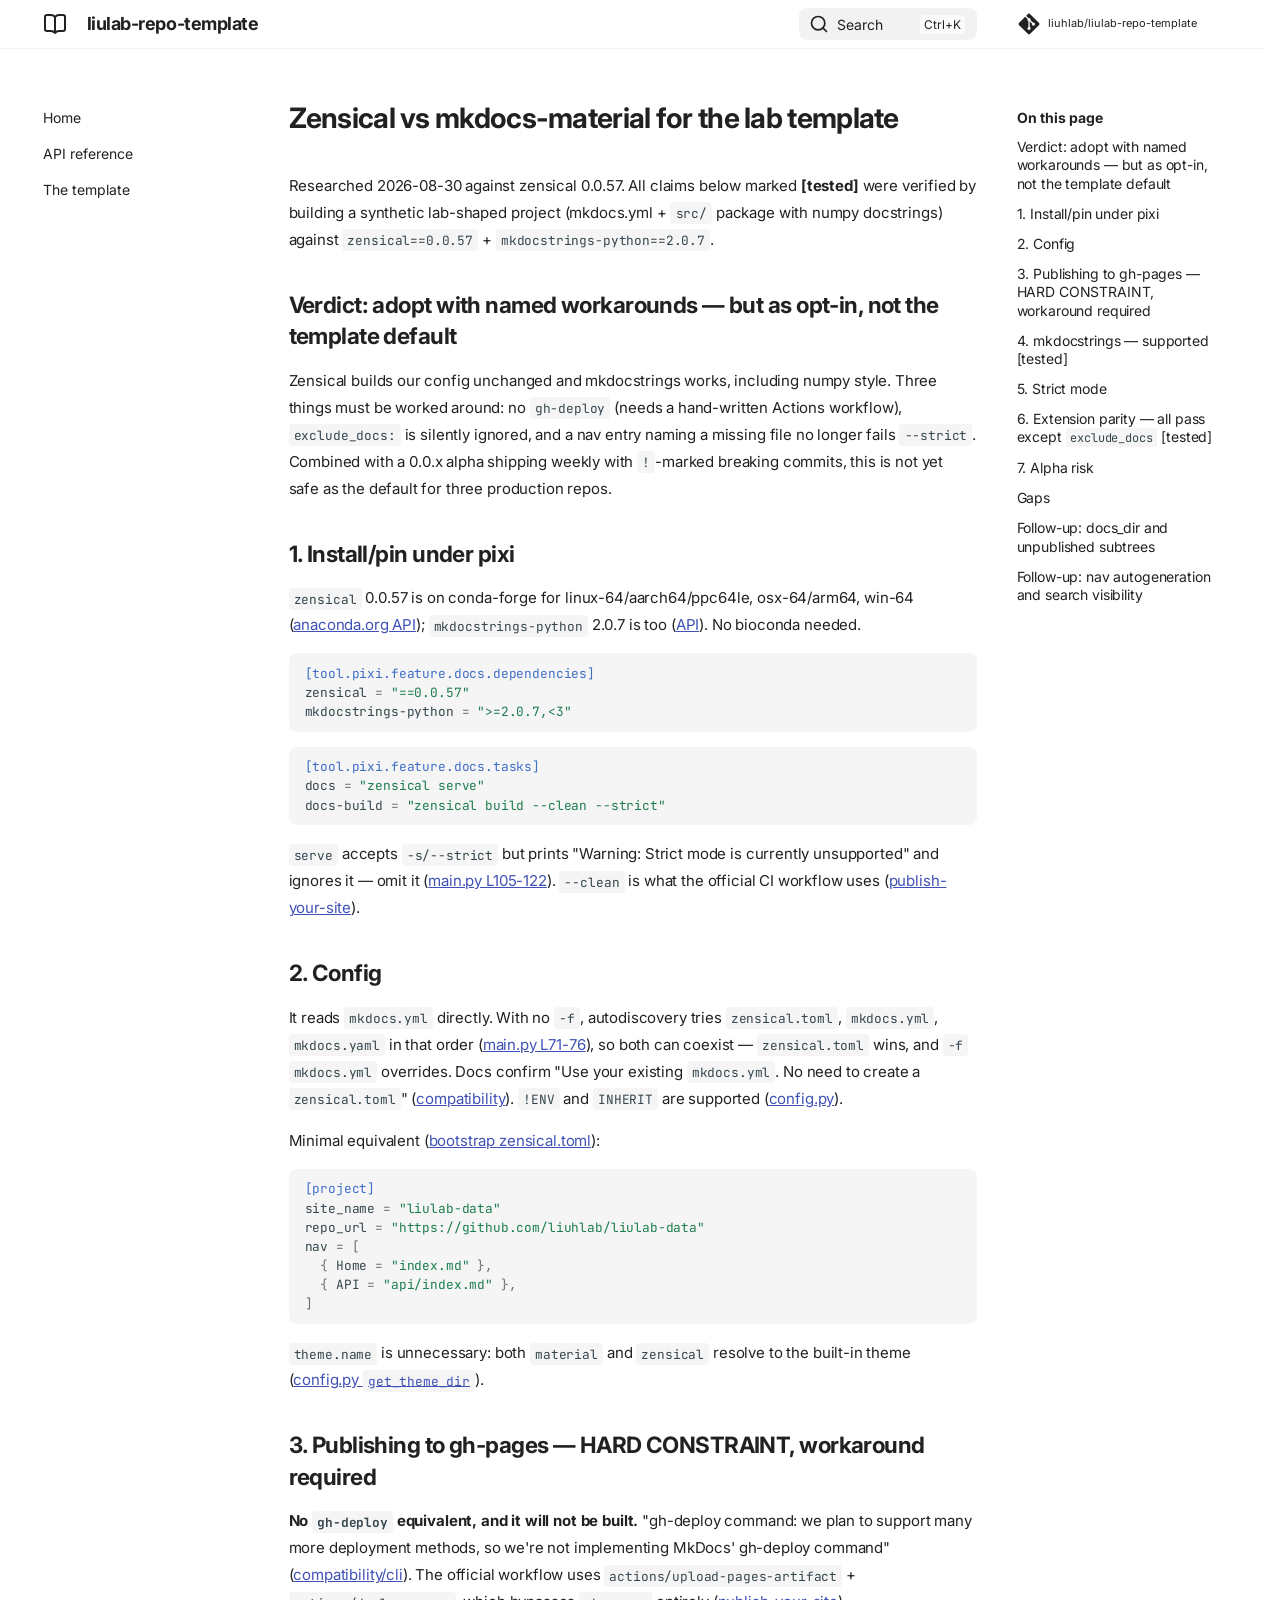
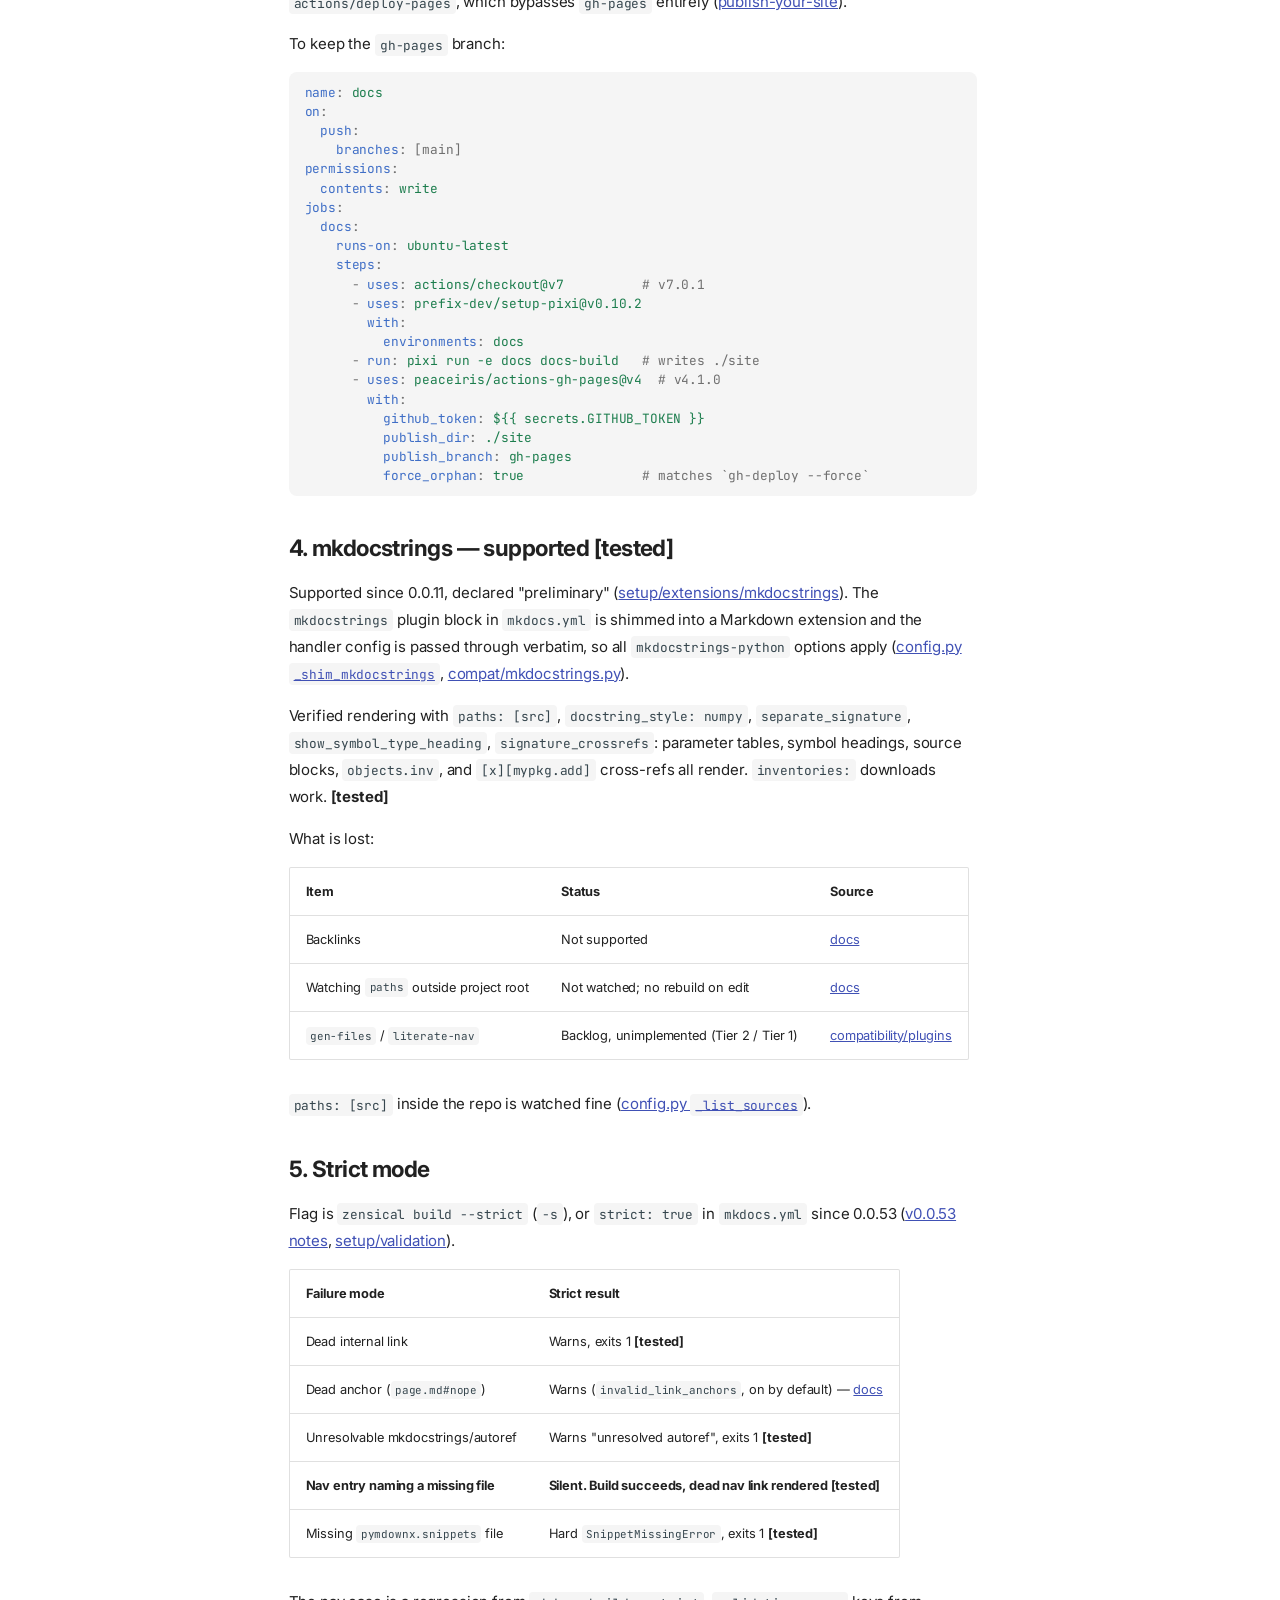
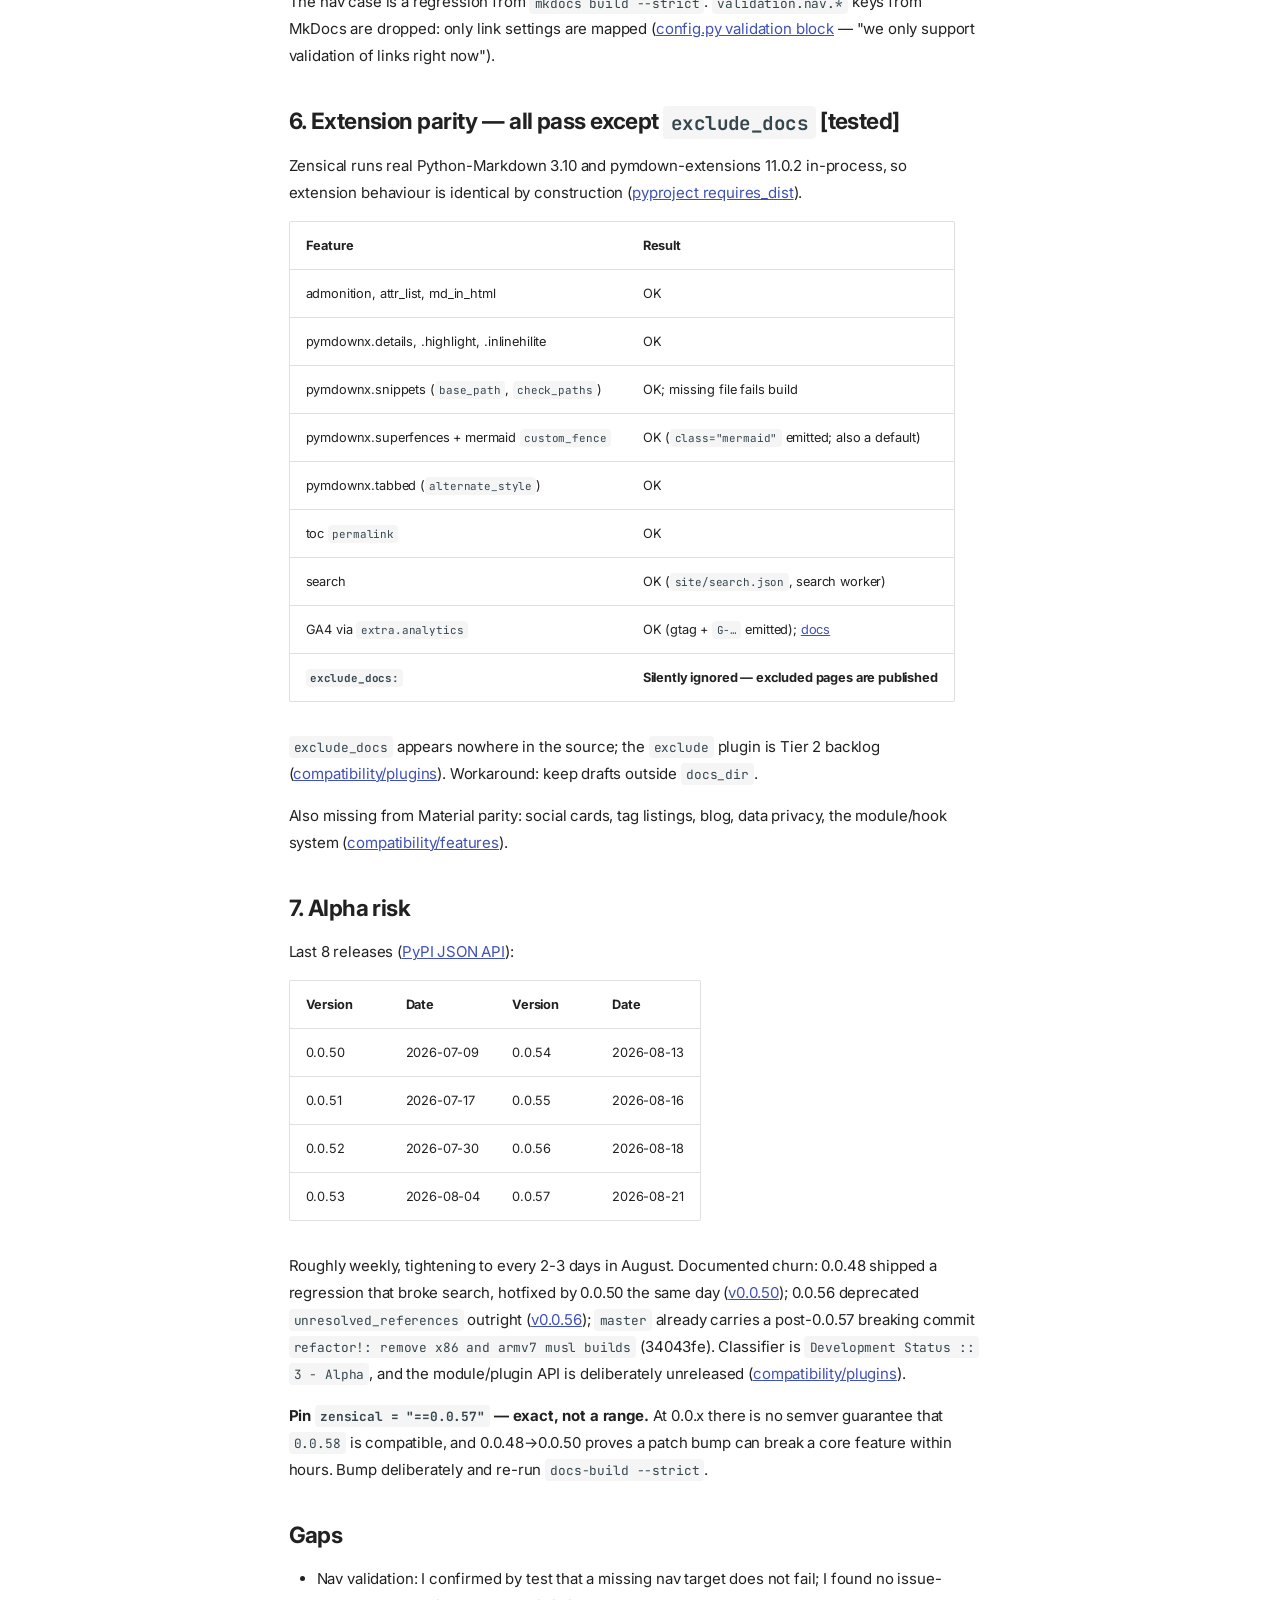
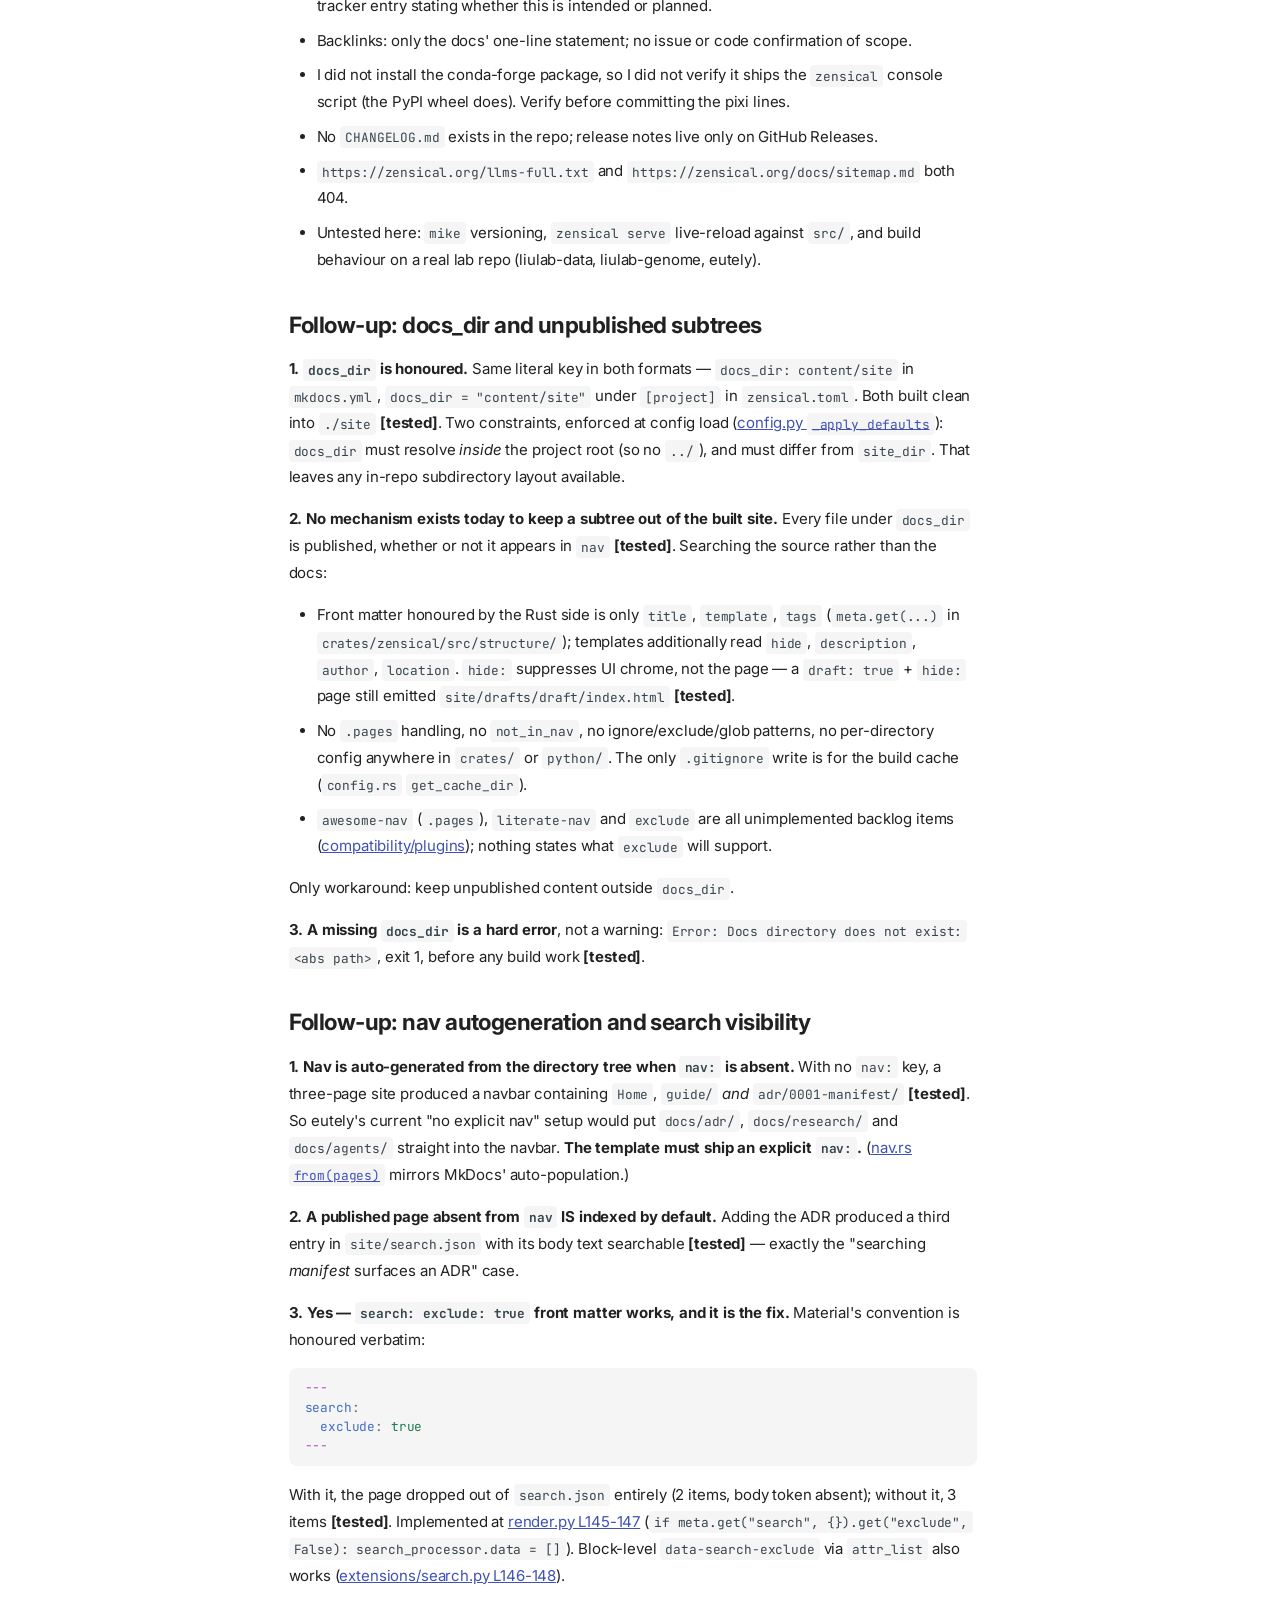
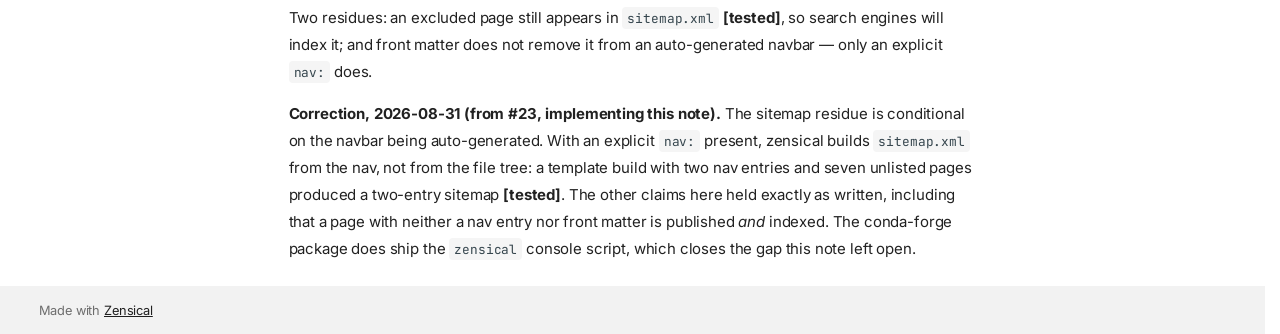
<file: research/zensical-viability-2026-08-30/index.html>
<!doctype html>
<html lang="en" class="no-js">
  <head>
    
      <meta charset="utf-8">
      <meta name="viewport" content="width=device-width,initial-scale=1">
      
        <meta name="description" content="The starting point for a new Liu Lab repo: one toolchain, one gate, and a script that customises the copy.">
      
      
      
        <link rel="canonical" href="https://liuhlab.github.io/liulab-repo-template/research/zensical-viability-2026-08-30/">
      
      
      
      
        
      
      
      <link rel="icon" href="../../assets/images/favicon.png">
      <meta name="generator" content="zensical-0.0.57">
    
    
      
        <title>Zensical vs mkdocs-material for the lab template - liulab-repo-template</title>
      
    
    
      
        
      
      <link rel="stylesheet" href="../../assets/stylesheets/modern/main.5da3a30f.min.css">
      
      


    
    
      
    
    
      
        
        
        <link rel="preconnect" href="https://fonts.gstatic.com" crossorigin>
        <link rel="stylesheet" href="https://fonts.googleapis.com/css?family=Inter:300,300i,400,400i,500,500i,700,700i%7CJetBrains+Mono:400,400i,700,700i&amp;display=fallback">
        <style>:root{--md-text-font:"Inter";--md-code-font:"JetBrains Mono"}</style>
      
    
    
      <link rel="stylesheet" href="../../stylesheets/diagrams.css">
    
    <script>__md_scope=new URL("../..",location),__md_scope.pathname.endsWith("/")||(__md_scope=new URL(__md_scope.pathname+"/",location)),__md_hash=e=>[...e].reduce(((e,t)=>(e<<5)-e+t.charCodeAt(0)),0),__md_get=(e,t=localStorage,_=__md_scope)=>JSON.parse(t.getItem(_.pathname+"."+e)),__md_set=(e,t,_=localStorage,a=__md_scope)=>{try{_.setItem(a.pathname+"."+e,JSON.stringify(t))}catch(e){}},document.documentElement.setAttribute("data-platform",navigator.platform)</script>
    
      

    
    
  </head>
  
  
    <body dir="ltr">
  
    
    <input class="md-toggle" data-md-toggle="drawer" type="checkbox" id="__drawer" autocomplete="off">
    <input class="md-toggle" data-md-toggle="search" type="checkbox" id="__search" autocomplete="off">
    <label class="md-overlay" for="__drawer" aria-label="Navigation"></label>
    <div data-md-component="skip">
      
        
        <a href="#zensical-vs-mkdocs-material-for-the-lab-template" class="md-skip">
          Skip to content
        </a>
      
    </div>
    <div data-md-component="announce">
      
    </div>
    
    
      

  

<header class="md-header md-header--shadow" data-md-component="header">
  <nav class="md-header__inner md-grid" aria-label="Header">
    <a href="../.." title="liulab-repo-template" class="md-header__button md-logo" aria-label="liulab-repo-template" data-md-component="logo">
      
  
  <svg xmlns="http://www.w3.org/2000/svg" fill="none" stroke="currentColor" stroke-linecap="round" stroke-linejoin="round" stroke-width="2" class="lucide lucide-book-open" viewBox="0 0 24 24"><path d="M12 5v16M20.001 19A2 2 0 0 0 22 17V5a2 2 0 0 0-1.999-2L16 3.002A5 5 0 0 0 12 5a5 5 0 0 0-4-2H4a2 2 0 0 0-2 2v12a2 2 0 0 0 1.999 2H8a5 5 0 0 1 4 2 5 5 0 0 1 4-2z"/></svg>

    </a>
    <label class="md-header__button md-icon" for="__drawer" aria-label="Navigation">
      
      <svg xmlns="http://www.w3.org/2000/svg" fill="none" stroke="currentColor" stroke-linecap="round" stroke-linejoin="round" stroke-width="2" class="lucide lucide-menu" viewBox="0 0 24 24"><path d="M4 5h16M4 12h16M4 19h16"/></svg>
    </label>
    <div class="md-header__title" data-md-component="header-title">
      <div class="md-header__ellipsis">
        <div class="md-header__topic">
          <span class="md-ellipsis">
            liulab-repo-template
          </span>
        </div>
        <div class="md-header__topic" data-md-component="header-topic">
          <span class="md-ellipsis">
            
              Zensical vs mkdocs-material for the lab template
            
          </span>
        </div>
      </div>
    </div>
    
    
      <script>var palette=__md_get("__palette");if(palette&&palette.color){if("(prefers-color-scheme)"===palette.color.media){var media=matchMedia("(prefers-color-scheme: light)"),input=document.querySelector(media.matches?"[data-md-color-media='(prefers-color-scheme: light)']":"[data-md-color-media='(prefers-color-scheme: dark)']");palette.color.media=input.getAttribute("data-md-color-media"),palette.color.scheme=input.getAttribute("data-md-color-scheme"),palette.color.primary=input.getAttribute("data-md-color-primary"),palette.color.accent=input.getAttribute("data-md-color-accent")}for(var[key,value]of Object.entries(palette.color))document.body.setAttribute("data-md-color-"+key,value)}</script>
    
    
    
      
      
        <label class="md-header__button md-icon" for="__search" aria-label="Search">
          
          <svg xmlns="http://www.w3.org/2000/svg" fill="none" stroke="currentColor" stroke-linecap="round" stroke-linejoin="round" stroke-width="2" class="lucide lucide-search" viewBox="0 0 24 24"><path d="m21 21-4.34-4.34"/><circle cx="11" cy="11" r="8"/></svg>
        </label>
        <div class="md-search" data-md-component="search" role="dialog" aria-label="Search">
  <button type="button" class="md-search__button">
    Search
  </button>
</div>
      
    
    <div class="md-header__source">
      
        <a href="https://github.com/liuhlab/liulab-repo-template" title="Go to repository" class="md-source" data-md-component="source">
  <div class="md-source__icon md-icon">
    
    <svg xmlns="http://www.w3.org/2000/svg" viewBox="0 0 448 512"><!--! Font Awesome Free 7.3.1 by @fontawesome - https://fontawesome.com License - https://fontawesome.com/license/free (Icons: CC BY 4.0, Fonts: SIL OFL 1.1, Code: MIT License) Copyright 2026 Fonticons, Inc.--><path fill="currentColor" d="M439.6 236.1 244 40.5c-5.4-5.5-12.8-8.5-20.4-8.5s-15 3-20.4 8.4L162.5 81l51.5 51.5c27.1-9.1 52.7 16.8 43.4 43.7l49.7 49.7c34.2-11.8 61.2 31 35.5 56.7-26.5 26.5-70.2-2.9-56-37.3L240.3 199v121.9c25.3 12.5 22.3 41.8 9.1 55-6.4 6.4-15.2 10.1-24.3 10.1s-17.8-3.6-24.3-10.1c-17.6-17.6-11.1-46.9 11.2-56v-123c-20.8-8.5-24.6-30.7-18.6-45L142.6 101 8.5 235.1C3 240.6 0 247.9 0 255.5s3 15 8.5 20.4l195.6 195.7c5.4 5.4 12.7 8.4 20.4 8.4s15-3 20.4-8.4l194.7-194.7c5.4-5.4 8.4-12.8 8.4-20.4s-3-15-8.4-20.4"/></svg>
  </div>
  <div class="md-source__repository">
    liuhlab/liulab-repo-template
  </div>
</a>
      
    </div>
  </nav>
  
</header>
    
    <div class="md-container" data-md-component="container">
      
      
        
          
        
      
      <main class="md-main" data-md-component="main">
        <div class="md-main__inner md-grid">
          
            
              
              <div class="md-sidebar md-sidebar--primary" data-md-component="sidebar" data-md-type="navigation" >
                <div class="md-sidebar__scrollwrap">
                  <div class="md-sidebar__inner">
                    



<nav class="md-nav md-nav--primary" aria-label="Navigation" data-md-level="0">
  <label class="md-nav__title" for="__drawer">
    <a href="../.." title="liulab-repo-template" class="md-nav__button md-logo" aria-label="liulab-repo-template" data-md-component="logo">
      
  
  <svg xmlns="http://www.w3.org/2000/svg" fill="none" stroke="currentColor" stroke-linecap="round" stroke-linejoin="round" stroke-width="2" class="lucide lucide-book-open" viewBox="0 0 24 24"><path d="M12 5v16M20.001 19A2 2 0 0 0 22 17V5a2 2 0 0 0-1.999-2L16 3.002A5 5 0 0 0 12 5a5 5 0 0 0-4-2H4a2 2 0 0 0-2 2v12a2 2 0 0 0 1.999 2H8a5 5 0 0 1 4 2 5 5 0 0 1 4-2z"/></svg>

    </a>
    liulab-repo-template
  </label>
  
    <div class="md-nav__source">
      <a href="https://github.com/liuhlab/liulab-repo-template" title="Go to repository" class="md-source" data-md-component="source">
  <div class="md-source__icon md-icon">
    
    <svg xmlns="http://www.w3.org/2000/svg" viewBox="0 0 448 512"><!--! Font Awesome Free 7.3.1 by @fontawesome - https://fontawesome.com License - https://fontawesome.com/license/free (Icons: CC BY 4.0, Fonts: SIL OFL 1.1, Code: MIT License) Copyright 2026 Fonticons, Inc.--><path fill="currentColor" d="M439.6 236.1 244 40.5c-5.4-5.5-12.8-8.5-20.4-8.5s-15 3-20.4 8.4L162.5 81l51.5 51.5c27.1-9.1 52.7 16.8 43.4 43.7l49.7 49.7c34.2-11.8 61.2 31 35.5 56.7-26.5 26.5-70.2-2.9-56-37.3L240.3 199v121.9c25.3 12.5 22.3 41.8 9.1 55-6.4 6.4-15.2 10.1-24.3 10.1s-17.8-3.6-24.3-10.1c-17.6-17.6-11.1-46.9 11.2-56v-123c-20.8-8.5-24.6-30.7-18.6-45L142.6 101 8.5 235.1C3 240.6 0 247.9 0 255.5s3 15 8.5 20.4l195.6 195.7c5.4 5.4 12.7 8.4 20.4 8.4s15-3 20.4-8.4l194.7-194.7c5.4-5.4 8.4-12.8 8.4-20.4s-3-15-8.4-20.4"/></svg>
  </div>
  <div class="md-source__repository">
    liuhlab/liulab-repo-template
  </div>
</a>
    </div>
  
  <ul class="md-nav__list" data-md-scrollfix>
    
      
      
  
  
  
  
    <li class="md-nav__item">
      <a href="../.." class="md-nav__link">
        
  
  
  <span class="md-ellipsis">
    
  
  Home

    
  </span>
  
  

      </a>
    </li>
  

    
      
      
  
  
  
  
    <li class="md-nav__item">
      <a href="../../api/" class="md-nav__link">
        
  
  
  <span class="md-ellipsis">
    
  
  API reference

    
  </span>
  
  

      </a>
    </li>
  

    
      
      
  
  
  
  
    <li class="md-nav__item">
      <a href="../../template/" class="md-nav__link">
        
  
  
  <span class="md-ellipsis">
    
  
  The template

    
  </span>
  
  

      </a>
    </li>
  

    
  </ul>
</nav>
                  </div>
                </div>
              </div>
            
            
              
              <div class="md-sidebar md-sidebar--secondary" data-md-component="sidebar" data-md-type="toc" >
                <div class="md-sidebar__scrollwrap">
                  
                    
                    
                    
                      
                    
                    
                      <input class="md-nav__toggle md-toggle" type="checkbox" id="__toc">
                      <div class="md-sidebar-button__wrapper">
                        <label class="md-sidebar-button" for="__toc"></label>
                      </div>
                    
                  
                  <div class="md-sidebar__inner">
                    


<nav class="md-nav md-nav--secondary" aria-label="On this page">
  
  
  
    
  
  
    <label class="md-nav__title" for="__toc">
      <span class="md-nav__icon md-icon"></span>
      On this page
    </label>
    <ul class="md-nav__list" data-md-component="toc" data-md-scrollfix>
      
        <li class="md-nav__item">
  <a href="#verdict-adopt-with-named-workarounds-but-as-opt-in-not-the-template-default" class="md-nav__link">
    <span class="md-ellipsis">
      <span class="md-typeset">
        Verdict: adopt with named workarounds — but as opt-in, not the template default
      </span>
    </span>
  </a>
  
</li>
      
        <li class="md-nav__item">
  <a href="#1-installpin-under-pixi" class="md-nav__link">
    <span class="md-ellipsis">
      <span class="md-typeset">
        1. Install/pin under pixi
      </span>
    </span>
  </a>
  
</li>
      
        <li class="md-nav__item">
  <a href="#2-config" class="md-nav__link">
    <span class="md-ellipsis">
      <span class="md-typeset">
        2. Config
      </span>
    </span>
  </a>
  
</li>
      
        <li class="md-nav__item">
  <a href="#3-publishing-to-gh-pages-hard-constraint-workaround-required" class="md-nav__link">
    <span class="md-ellipsis">
      <span class="md-typeset">
        3. Publishing to gh-pages — HARD CONSTRAINT, workaround required
      </span>
    </span>
  </a>
  
</li>
      
        <li class="md-nav__item">
  <a href="#4-mkdocstrings-supported-tested" class="md-nav__link">
    <span class="md-ellipsis">
      <span class="md-typeset">
        4. mkdocstrings — supported [tested]
      </span>
    </span>
  </a>
  
</li>
      
        <li class="md-nav__item">
  <a href="#5-strict-mode" class="md-nav__link">
    <span class="md-ellipsis">
      <span class="md-typeset">
        5. Strict mode
      </span>
    </span>
  </a>
  
</li>
      
        <li class="md-nav__item">
  <a href="#6-extension-parity-all-pass-except-exclude_docs-tested" class="md-nav__link">
    <span class="md-ellipsis">
      <span class="md-typeset">
        6. Extension parity — all pass except <code>exclude_docs</code> [tested]
      </span>
    </span>
  </a>
  
</li>
      
        <li class="md-nav__item">
  <a href="#7-alpha-risk" class="md-nav__link">
    <span class="md-ellipsis">
      <span class="md-typeset">
        7. Alpha risk
      </span>
    </span>
  </a>
  
</li>
      
        <li class="md-nav__item">
  <a href="#gaps" class="md-nav__link">
    <span class="md-ellipsis">
      <span class="md-typeset">
        Gaps
      </span>
    </span>
  </a>
  
</li>
      
        <li class="md-nav__item">
  <a href="#follow-up-docs_dir-and-unpublished-subtrees" class="md-nav__link">
    <span class="md-ellipsis">
      <span class="md-typeset">
        Follow-up: docs_dir and unpublished subtrees
      </span>
    </span>
  </a>
  
</li>
      
        <li class="md-nav__item">
  <a href="#follow-up-nav-autogeneration-and-search-visibility" class="md-nav__link">
    <span class="md-ellipsis">
      <span class="md-typeset">
        Follow-up: nav autogeneration and search visibility
      </span>
    </span>
  </a>
  
</li>
      
    </ul>
  
</nav>
                  </div>
                </div>
              </div>
            
          
          
            <div class="md-content" data-md-component="content">
              
              <article class="md-content__inner md-typeset">
                
                  
  
  


<h1 id="zensical-vs-mkdocs-material-for-the-lab-template">Zensical vs mkdocs-material for the lab template<a class="headerlink" href="#zensical-vs-mkdocs-material-for-the-lab-template" title="Permanent link">&para;</a></h1>
<p>Researched 2026-08-30 against zensical 0.0.57. All claims below marked <strong>[tested]</strong> were
verified by building a synthetic lab-shaped project (mkdocs.yml + <code>src/</code> package with
numpy docstrings) against <code>zensical==0.0.57</code> + <code>mkdocstrings-python==2.0.7</code>.</p>
<h2 id="verdict-adopt-with-named-workarounds-but-as-opt-in-not-the-template-default">Verdict: adopt with named workarounds — but as opt-in, not the template default<a class="headerlink" href="#verdict-adopt-with-named-workarounds-but-as-opt-in-not-the-template-default" title="Permanent link">&para;</a></h2>
<p>Zensical builds our config unchanged and mkdocstrings works, including numpy style.
Three things must be worked around: no <code>gh-deploy</code> (needs a hand-written Actions
workflow), <code>exclude_docs:</code> is silently ignored, and a nav entry naming a missing file
no longer fails <code>--strict</code>. Combined with a 0.0.x alpha shipping weekly with <code>!</code>-marked
breaking commits, this is not yet safe as the default for three production repos.</p>
<h2 id="1-installpin-under-pixi">1. Install/pin under pixi<a class="headerlink" href="#1-installpin-under-pixi" title="Permanent link">&para;</a></h2>
<p><code>zensical</code> 0.0.57 is on conda-forge for linux-64/aarch64/ppc64le, osx-64/arm64, win-64
(<a href="https://api.anaconda.org/package/conda-forge/zensical">anaconda.org API</a>);
<code>mkdocstrings-python</code> 2.0.7 is too
(<a href="https://api.anaconda.org/package/conda-forge/mkdocstrings-python">API</a>). No bioconda needed.</p>
<div class="highlight"><pre><span></span><code><span class="k">[tool.pixi.feature.docs.dependencies]</span>
<span class="n">zensical</span><span class="w"> </span><span class="o">=</span><span class="w"> </span><span class="s2">"==0.0.57"</span>
<span class="n">mkdocstrings-python</span><span class="w"> </span><span class="o">=</span><span class="w"> </span><span class="s2">"&gt;=2.0.7,&lt;3"</span>
</code></pre></div>
<div class="highlight"><pre><span></span><code><span class="k">[tool.pixi.feature.docs.tasks]</span>
<span class="n">docs</span><span class="w"> </span><span class="o">=</span><span class="w"> </span><span class="s2">"zensical serve"</span>
<span class="n">docs-build</span><span class="w"> </span><span class="o">=</span><span class="w"> </span><span class="s2">"zensical build --clean --strict"</span>
</code></pre></div>
<p><code>serve</code> accepts <code>-s/--strict</code> but prints "Warning: Strict mode is currently unsupported"
and ignores it — omit it
(<a href="https://github.com/zensical/zensical/blob/master/python/zensical/main.py">main.py L105-122</a>).
<code>--clean</code> is what the official CI workflow uses
(<a href="https://zensical.org/docs/publish-your-site/">publish-your-site</a>).</p>
<h2 id="2-config">2. Config<a class="headerlink" href="#2-config" title="Permanent link">&para;</a></h2>
<p>It reads <code>mkdocs.yml</code> directly. With no <code>-f</code>, autodiscovery tries <code>zensical.toml</code>,
<code>mkdocs.yml</code>, <code>mkdocs.yaml</code> in that order
(<a href="https://github.com/zensical/zensical/blob/master/python/zensical/main.py">main.py L71-76</a>),
so both can coexist — <code>zensical.toml</code> wins, and <code>-f mkdocs.yml</code> overrides. Docs confirm
"Use your existing <code>mkdocs.yml</code>. No need to create a <code>zensical.toml</code>"
(<a href="https://zensical.org/compatibility/">compatibility</a>). <code>!ENV</code> and <code>INHERIT</code> are supported
(<a href="https://github.com/zensical/zensical/blob/master/python/zensical/config.py">config.py</a>).</p>
<p>Minimal equivalent (<a href="https://github.com/zensical/zensical/blob/master/python/zensical/bootstrap/zensical.toml">bootstrap zensical.toml</a>):</p>
<div class="highlight"><pre><span></span><code><span class="k">[project]</span>
<span class="n">site_name</span><span class="w"> </span><span class="o">=</span><span class="w"> </span><span class="s2">"liulab-data"</span>
<span class="n">repo_url</span><span class="w"> </span><span class="o">=</span><span class="w"> </span><span class="s2">"https://github.com/liuhlab/liulab-data"</span>
<span class="n">nav</span><span class="w"> </span><span class="o">=</span><span class="w"> </span><span class="p">[</span>
<span class="w">  </span><span class="p">{</span><span class="w"> </span><span class="n">Home</span><span class="w"> </span><span class="p">=</span><span class="w"> </span><span class="s2">"index.md"</span><span class="w"> </span><span class="p">},</span>
<span class="w">  </span><span class="p">{</span><span class="w"> </span><span class="n">API</span><span class="w"> </span><span class="p">=</span><span class="w"> </span><span class="s2">"api/index.md"</span><span class="w"> </span><span class="p">},</span>
<span class="p">]</span>
</code></pre></div>
<p><code>theme.name</code> is unnecessary: both <code>material</code> and <code>zensical</code> resolve to the built-in theme
(<a href="https://github.com/zensical/zensical/blob/master/python/zensical/config.py">config.py <code>get_theme_dir</code></a>).</p>
<h2 id="3-publishing-to-gh-pages-hard-constraint-workaround-required">3. Publishing to gh-pages — HARD CONSTRAINT, workaround required<a class="headerlink" href="#3-publishing-to-gh-pages-hard-constraint-workaround-required" title="Permanent link">&para;</a></h2>
<p><strong>No <code>gh-deploy</code> equivalent, and it will not be built.</strong> "gh-deploy command: we plan to
support many more deployment methods, so we're not implementing MkDocs' gh-deploy command"
(<a href="https://zensical.org/compatibility/cli/">compatibility/cli</a>). The official workflow
uses <code>actions/upload-pages-artifact</code> + <code>actions/deploy-pages</code>, which bypasses <code>gh-pages</code>
entirely (<a href="https://zensical.org/docs/publish-your-site/">publish-your-site</a>).</p>
<p>To keep the <code>gh-pages</code> branch:</p>
<div class="highlight"><pre><span></span><code><span class="nt">name</span><span class="p">:</span><span class="w"> </span><span class="l l-Scalar l-Scalar-Plain">docs</span>
<span class="nt">on</span><span class="p">:</span>
<span class="w">  </span><span class="nt">push</span><span class="p">:</span>
<span class="w">    </span><span class="nt">branches</span><span class="p">:</span><span class="w"> </span><span class="p p-Indicator">[</span><span class="nv">main</span><span class="p p-Indicator">]</span>
<span class="nt">permissions</span><span class="p">:</span>
<span class="w">  </span><span class="nt">contents</span><span class="p">:</span><span class="w"> </span><span class="l l-Scalar l-Scalar-Plain">write</span>
<span class="nt">jobs</span><span class="p">:</span>
<span class="w">  </span><span class="nt">docs</span><span class="p">:</span>
<span class="w">    </span><span class="nt">runs-on</span><span class="p">:</span><span class="w"> </span><span class="l l-Scalar l-Scalar-Plain">ubuntu-latest</span>
<span class="w">    </span><span class="nt">steps</span><span class="p">:</span>
<span class="w">      </span><span class="p p-Indicator">-</span><span class="w"> </span><span class="nt">uses</span><span class="p">:</span><span class="w"> </span><span class="l l-Scalar l-Scalar-Plain">actions/checkout@v7</span><span class="w">          </span><span class="c1"># v7.0.1</span>
<span class="w">      </span><span class="p p-Indicator">-</span><span class="w"> </span><span class="nt">uses</span><span class="p">:</span><span class="w"> </span><span class="l l-Scalar l-Scalar-Plain">prefix-dev/setup-pixi@v0.10.2</span>
<span class="w">        </span><span class="nt">with</span><span class="p">:</span>
<span class="w">          </span><span class="nt">environments</span><span class="p">:</span><span class="w"> </span><span class="l l-Scalar l-Scalar-Plain">docs</span>
<span class="w">      </span><span class="p p-Indicator">-</span><span class="w"> </span><span class="nt">run</span><span class="p">:</span><span class="w"> </span><span class="l l-Scalar l-Scalar-Plain">pixi run -e docs docs-build</span><span class="w">   </span><span class="c1"># writes ./site</span>
<span class="w">      </span><span class="p p-Indicator">-</span><span class="w"> </span><span class="nt">uses</span><span class="p">:</span><span class="w"> </span><span class="l l-Scalar l-Scalar-Plain">peaceiris/actions-gh-pages@v4</span><span class="w">  </span><span class="c1"># v4.1.0</span>
<span class="w">        </span><span class="nt">with</span><span class="p">:</span>
<span class="w">          </span><span class="nt">github_token</span><span class="p">:</span><span class="w"> </span><span class="l l-Scalar l-Scalar-Plain">${{ secrets.GITHUB_TOKEN }}</span>
<span class="w">          </span><span class="nt">publish_dir</span><span class="p">:</span><span class="w"> </span><span class="l l-Scalar l-Scalar-Plain">./site</span>
<span class="w">          </span><span class="nt">publish_branch</span><span class="p">:</span><span class="w"> </span><span class="l l-Scalar l-Scalar-Plain">gh-pages</span>
<span class="w">          </span><span class="nt">force_orphan</span><span class="p">:</span><span class="w"> </span><span class="l l-Scalar l-Scalar-Plain">true</span><span class="w">               </span><span class="c1"># matches `gh-deploy --force`</span>
</code></pre></div>
<h2 id="4-mkdocstrings-supported-tested">4. mkdocstrings — supported [tested]<a class="headerlink" href="#4-mkdocstrings-supported-tested" title="Permanent link">&para;</a></h2>
<p>Supported since 0.0.11, declared "preliminary"
(<a href="https://zensical.org/docs/setup/extensions/mkdocstrings/">setup/extensions/mkdocstrings</a>).
The <code>mkdocstrings</code> plugin block in <code>mkdocs.yml</code> is shimmed into a Markdown extension and
the handler config is passed through verbatim, so all <code>mkdocstrings-python</code> options apply
(<a href="https://github.com/zensical/zensical/blob/master/python/zensical/config.py">config.py <code>_shim_mkdocstrings</code></a>,
<a href="https://github.com/zensical/zensical/blob/master/python/zensical/compat/mkdocstrings.py">compat/mkdocstrings.py</a>).</p>
<p>Verified rendering with <code>paths: [src]</code>, <code>docstring_style: numpy</code>, <code>separate_signature</code>,
<code>show_symbol_type_heading</code>, <code>signature_crossrefs</code>: parameter tables, symbol headings,
source blocks, <code>objects.inv</code>, and <code>[x][mypkg.add]</code> cross-refs all render. <code>inventories:</code>
downloads work. <strong>[tested]</strong></p>
<p>What is lost:</p>
<table>
<thead>
<tr>
<th>Item</th>
<th>Status</th>
<th>Source</th>
</tr>
</thead>
<tbody>
<tr>
<td>Backlinks</td>
<td>Not supported</td>
<td><a href="https://zensical.org/docs/setup/extensions/mkdocstrings/">docs</a></td>
</tr>
<tr>
<td>Watching <code>paths</code> outside project root</td>
<td>Not watched; no rebuild on edit</td>
<td><a href="https://zensical.org/docs/setup/extensions/mkdocstrings/">docs</a></td>
</tr>
<tr>
<td><code>gen-files</code> / <code>literate-nav</code></td>
<td>Backlog, unimplemented (Tier 2 / Tier 1)</td>
<td><a href="https://zensical.org/compatibility/plugins/">compatibility/plugins</a></td>
</tr>
</tbody>
</table>
<p><code>paths: [src]</code> inside the repo is watched fine
(<a href="https://github.com/zensical/zensical/blob/master/python/zensical/config.py">config.py <code>_list_sources</code></a>).</p>
<h2 id="5-strict-mode">5. Strict mode<a class="headerlink" href="#5-strict-mode" title="Permanent link">&para;</a></h2>
<p>Flag is <code>zensical build --strict</code> (<code>-s</code>), or <code>strict: true</code> in <code>mkdocs.yml</code> since 0.0.53
(<a href="https://github.com/zensical/zensical/releases/tag/v0.0.53">v0.0.53 notes</a>,
<a href="https://zensical.org/docs/setup/validation/">setup/validation</a>).</p>
<table>
<thead>
<tr>
<th>Failure mode</th>
<th>Strict result</th>
</tr>
</thead>
<tbody>
<tr>
<td>Dead internal link</td>
<td>Warns, exits 1 <strong>[tested]</strong></td>
</tr>
<tr>
<td>Dead anchor (<code>page.md#nope</code>)</td>
<td>Warns (<code>invalid_link_anchors</code>, on by default) — <a href="https://zensical.org/docs/setup/validation/">docs</a></td>
</tr>
<tr>
<td>Unresolvable mkdocstrings/autoref</td>
<td>Warns "unresolved autoref", exits 1 <strong>[tested]</strong></td>
</tr>
<tr>
<td><strong>Nav entry naming a missing file</strong></td>
<td><strong>Silent. Build succeeds, dead nav link rendered [tested]</strong></td>
</tr>
<tr>
<td>Missing <code>pymdownx.snippets</code> file</td>
<td>Hard <code>SnippetMissingError</code>, exits 1 <strong>[tested]</strong></td>
</tr>
</tbody>
</table>
<p>The nav case is a regression from <code>mkdocs build --strict</code>. <code>validation.nav.*</code> keys from
MkDocs are dropped: only link settings are mapped
(<a href="https://github.com/zensical/zensical/blob/master/python/zensical/config.py">config.py validation block</a> —
"we only support validation of links right now").</p>
<h2 id="6-extension-parity-all-pass-except-exclude_docs-tested">6. Extension parity — all pass except <code>exclude_docs</code> [tested]<a class="headerlink" href="#6-extension-parity-all-pass-except-exclude_docs-tested" title="Permanent link">&para;</a></h2>
<p>Zensical runs real Python-Markdown 3.10 and pymdown-extensions 11.0.2 in-process, so
extension behaviour is identical by construction
(<a href="https://pypi.org/pypi/zensical/json">pyproject requires_dist</a>).</p>
<table>
<thead>
<tr>
<th>Feature</th>
<th>Result</th>
</tr>
</thead>
<tbody>
<tr>
<td>admonition, attr_list, md_in_html</td>
<td>OK</td>
</tr>
<tr>
<td>pymdownx.details, .highlight, .inlinehilite</td>
<td>OK</td>
</tr>
<tr>
<td>pymdownx.snippets (<code>base_path</code>, <code>check_paths</code>)</td>
<td>OK; missing file fails build</td>
</tr>
<tr>
<td>pymdownx.superfences + mermaid <code>custom_fence</code></td>
<td>OK (<code>class="mermaid"</code> emitted; also a default)</td>
</tr>
<tr>
<td>pymdownx.tabbed (<code>alternate_style</code>)</td>
<td>OK</td>
</tr>
<tr>
<td>toc <code>permalink</code></td>
<td>OK</td>
</tr>
<tr>
<td>search</td>
<td>OK (<code>site/search.json</code>, search worker)</td>
</tr>
<tr>
<td>GA4 via <code>extra.analytics</code></td>
<td>OK (gtag + <code>G-…</code> emitted); <a href="https://zensical.org/docs/setup/analytics/">docs</a></td>
</tr>
<tr>
<td><strong><code>exclude_docs:</code></strong></td>
<td><strong>Silently ignored — excluded pages are published</strong></td>
</tr>
</tbody>
</table>
<p><code>exclude_docs</code> appears nowhere in the source; the <code>exclude</code> plugin is Tier 2 backlog
(<a href="https://zensical.org/compatibility/plugins/">compatibility/plugins</a>). Workaround: keep
drafts outside <code>docs_dir</code>.</p>
<p>Also missing from Material parity: social cards, tag listings, blog, data privacy, the
module/hook system (<a href="https://zensical.org/compatibility/features/">compatibility/features</a>).</p>
<h2 id="7-alpha-risk">7. Alpha risk<a class="headerlink" href="#7-alpha-risk" title="Permanent link">&para;</a></h2>
<p>Last 8 releases (<a href="https://pypi.org/pypi/zensical/json">PyPI JSON API</a>):</p>
<table>
<thead>
<tr>
<th>Version</th>
<th>Date</th>
<th>Version</th>
<th>Date</th>
</tr>
</thead>
<tbody>
<tr>
<td>0.0.50</td>
<td>2026-07-09</td>
<td>0.0.54</td>
<td>2026-08-13</td>
</tr>
<tr>
<td>0.0.51</td>
<td>2026-07-17</td>
<td>0.0.55</td>
<td>2026-08-16</td>
</tr>
<tr>
<td>0.0.52</td>
<td>2026-07-30</td>
<td>0.0.56</td>
<td>2026-08-18</td>
</tr>
<tr>
<td>0.0.53</td>
<td>2026-08-04</td>
<td>0.0.57</td>
<td>2026-08-21</td>
</tr>
</tbody>
</table>
<p>Roughly weekly, tightening to every 2-3 days in August. Documented churn:
0.0.48 shipped a regression that broke search, hotfixed by 0.0.50 the same day
(<a href="https://github.com/zensical/zensical/releases/tag/v0.0.50">v0.0.50</a>);
0.0.56 deprecated <code>unresolved_references</code> outright
(<a href="https://github.com/zensical/zensical/releases/tag/v0.0.56">v0.0.56</a>);
<code>master</code> already carries a post-0.0.57 breaking commit
<code>refactor!: remove x86 and armv7 musl builds</code> (34043fe). Classifier is
<code>Development Status :: 3 - Alpha</code>, and the module/plugin API is deliberately unreleased
(<a href="https://zensical.org/compatibility/plugins/">compatibility/plugins</a>).</p>
<p><strong>Pin <code>zensical = "==0.0.57"</code> — exact, not a range.</strong> At 0.0.x there is no semver
guarantee that <code>0.0.58</code> is compatible, and 0.0.48→0.0.50 proves a patch bump can break a
core feature within hours. Bump deliberately and re-run <code>docs-build --strict</code>.</p>
<h2 id="gaps">Gaps<a class="headerlink" href="#gaps" title="Permanent link">&para;</a></h2>
<ul>
<li>Nav validation: I confirmed by test that a missing nav target does not fail; I found no
  issue-tracker entry stating whether this is intended or planned.</li>
<li>Backlinks: only the docs' one-line statement; no issue or code confirmation of scope.</li>
<li>I did not install the conda-forge package, so I did not verify it ships the <code>zensical</code>
  console script (the PyPI wheel does). Verify before committing the pixi lines.</li>
<li>No <code>CHANGELOG.md</code> exists in the repo; release notes live only on GitHub Releases.</li>
<li><code>https://zensical.org/llms-full.txt</code> and <code>https://zensical.org/docs/sitemap.md</code> both 404.</li>
<li>Untested here: <code>mike</code> versioning, <code>zensical serve</code> live-reload against <code>src/</code>, and
  build behaviour on a real lab repo (liulab-data, liulab-genome, eutely).</li>
</ul>
<h2 id="follow-up-docs_dir-and-unpublished-subtrees">Follow-up: docs_dir and unpublished subtrees<a class="headerlink" href="#follow-up-docs_dir-and-unpublished-subtrees" title="Permanent link">&para;</a></h2>
<p><strong>1. <code>docs_dir</code> is honoured.</strong> Same literal key in both formats — <code>docs_dir: content/site</code>
in <code>mkdocs.yml</code>, <code>docs_dir = "content/site"</code> under <code>[project]</code> in <code>zensical.toml</code>. Both
built clean into <code>./site</code> <strong>[tested]</strong>. Two constraints, enforced at config load
(<a href="https://github.com/zensical/zensical/blob/master/python/zensical/config.py">config.py <code>_apply_defaults</code></a>):
<code>docs_dir</code> must resolve <em>inside</em> the project root (so no <code>../</code>), and must differ from
<code>site_dir</code>. That leaves any in-repo subdirectory layout available.</p>
<p><strong>2. No mechanism exists today to keep a subtree out of the built site.</strong> Every file under
<code>docs_dir</code> is published, whether or not it appears in <code>nav</code> <strong>[tested]</strong>. Searching the
source rather than the docs:</p>
<ul>
<li>Front matter honoured by the Rust side is only <code>title</code>, <code>template</code>, <code>tags</code>
  (<code>meta.get(...)</code> in <code>crates/zensical/src/structure/</code>); templates additionally read
  <code>hide</code>, <code>description</code>, <code>author</code>, <code>location</code>. <code>hide:</code> suppresses UI chrome, not the page —
  a <code>draft: true</code> + <code>hide:</code> page still emitted <code>site/drafts/draft/index.html</code> <strong>[tested]</strong>.</li>
<li>No <code>.pages</code> handling, no <code>not_in_nav</code>, no ignore/exclude/glob patterns, no per-directory
  config anywhere in <code>crates/</code> or <code>python/</code>. The only <code>.gitignore</code> write is for the build
  cache (<code>config.rs</code> <code>get_cache_dir</code>).</li>
<li><code>awesome-nav</code> (<code>.pages</code>), <code>literate-nav</code> and <code>exclude</code> are all unimplemented backlog
  items (<a href="https://zensical.org/compatibility/plugins/">compatibility/plugins</a>); nothing
  states what <code>exclude</code> will support.</li>
</ul>
<p>Only workaround: keep unpublished content outside <code>docs_dir</code>.</p>
<p><strong>3. A missing <code>docs_dir</code> is a hard error</strong>, not a warning: <code>Error: Docs directory does not
exist: &lt;abs path&gt;</code>, exit 1, before any build work <strong>[tested]</strong>.</p>
<h2 id="follow-up-nav-autogeneration-and-search-visibility">Follow-up: nav autogeneration and search visibility<a class="headerlink" href="#follow-up-nav-autogeneration-and-search-visibility" title="Permanent link">&para;</a></h2>
<p><strong>1. Nav is auto-generated from the directory tree when <code>nav:</code> is absent.</strong> With no <code>nav:</code>
key, a three-page site produced a navbar containing <code>Home</code>, <code>guide/</code> <em>and</em>
<code>adr/0001-manifest/</code> <strong>[tested]</strong>. So eutely's current "no explicit nav" setup would put
<code>docs/adr/</code>, <code>docs/research/</code> and <code>docs/agents/</code> straight into the navbar.
<strong>The template must ship an explicit <code>nav:</code>.</strong>
(<a href="https://github.com/zensical/zensical/blob/master/crates/zensical/src/structure/nav.rs">nav.rs <code>from(pages)</code></a>
mirrors MkDocs' auto-population.)</p>
<p><strong>2. A published page absent from <code>nav</code> IS indexed by default.</strong> Adding the ADR produced a
third entry in <code>site/search.json</code> with its body text searchable <strong>[tested]</strong> — exactly the
"searching <em>manifest</em> surfaces an ADR" case.</p>
<p><strong>3. Yes — <code>search: exclude: true</code> front matter works, and it is the fix.</strong> Material's
convention is honoured verbatim:</p>
<div class="highlight"><pre><span></span><code><span class="nn">---</span>
<span class="nt">search</span><span class="p">:</span>
<span class="w">  </span><span class="nt">exclude</span><span class="p">:</span><span class="w"> </span><span class="l l-Scalar l-Scalar-Plain">true</span>
<span class="nn">---</span>
</code></pre></div>
<p>With it, the page dropped out of <code>search.json</code> entirely (2 items, body token absent);
without it, 3 items <strong>[tested]</strong>. Implemented at
<a href="https://github.com/zensical/zensical/blob/master/python/zensical/markdown/render.py">render.py L145-147</a>
(<code>if meta.get("search", {}).get("exclude", False): search_processor.data = []</code>).
Block-level <code>data-search-exclude</code> via <code>attr_list</code> also works
(<a href="https://github.com/zensical/zensical/blob/master/python/zensical/extensions/search.py">extensions/search.py L146-148</a>).</p>
<p>Two residues: an excluded page still appears in <code>sitemap.xml</code> <strong>[tested]</strong>, so search
engines will index it; and front matter does not remove it from an auto-generated navbar —
only an explicit <code>nav:</code> does.</p>
<p><strong>Correction, 2026-08-31 (from #23, implementing this note).</strong> The sitemap residue is
conditional on the navbar being auto-generated. With an explicit <code>nav:</code> present, zensical
builds <code>sitemap.xml</code> from the nav, not from the file tree: a template build with two nav
entries and seven unlisted pages produced a two-entry sitemap <strong>[tested]</strong>. The other claims
here held exactly as written, including that a page with neither a nav entry nor front
matter is published <em>and</em> indexed. The conda-forge package does ship the <code>zensical</code> console
script, which closes the gap this note left open.</p>









  
  






                
              </article>
            </div>
          
          
<script>var target=document.getElementById(location.hash.slice(1));target&&target.name&&(target.checked=target.name.startsWith("__tabbed_"))</script>
        </div>
        
      </main>
      
        <footer class="md-footer">
  
  <div class="md-footer-meta md-typeset">
    <div class="md-footer-meta__inner md-grid">
      <div class="md-copyright">
  
  
    Made with
    <a href="https://zensical.org/" target="_blank" rel="noopener">
      Zensical
    </a>
  
</div>
      
    </div>
  </div>
</footer>
      
    </div>
    <div class="md-dialog" data-md-component="dialog">
      <div class="md-dialog__inner md-typeset"></div>
    </div>
    
    
    
      
      
      <script id="__config" type="application/json">{"annotate":null,"base":"../..","features":[],"search":"../../assets/javascripts/workers/search.7d14d953.min.js","tags":null,"translations":{"clipboard.copied":"Copied to clipboard","clipboard.copy":"Copy to clipboard","search.result.more.one":"1 more on this page","search.result.more.other":"# more on this page","search.result.none":"No matching documents","search.result.one":"1 matching document","search.result.other":"# matching documents","search.result.placeholder":"Type to start searching","search.result.term.missing":"Missing","select.version":"Select version"},"version":null}</script>
    
    
      <script src="../../assets/javascripts/bundle.49251538.min.js"></script>
      
    
  </body>
</html>
</file>
<file: stylesheets/diagrams.css>
/* Hand-drawn SVG diagrams, inlined into a page inside <figure class="diagram">. */

/* Without this, the figure shrinks to its caption's width, and the diagram's text with it. */
.md-typeset figure.diagram,
.md-typeset figure.diagram svg {
  width: 100%;
}

/* Colour tokens, used through a class such as `.d-store { stroke: var(--d-store); }`.
   One token per meaning, defined in both schemes. Add a diagram's own beside these.
   `:root` too, because a site with no `palette:` sets no scheme attribute. */
:root,
[data-md-color-scheme="default"] {
  --d-text: #212529;
  --d-fill: #f1f3f5;
  --d-stroke: #495057;
  --d-accent: #0b7285;
}

[data-md-color-scheme="slate"] {
  --d-text: #e9ecef;
  --d-fill: #2c313a;
  --d-stroke: #adb5bd;
  --d-accent: #66d9e8;
}
</file>
<file: assets/stylesheets/modern/main.5da3a30f.min.css>
@charset "UTF-8";html{box-sizing:border-box;-webkit-text-size-adjust:none;-moz-text-size-adjust:none;text-size-adjust:none}*,:after,:before{box-sizing:inherit}@media (prefers-reduced-motion){*,:after,:before{transition:none!important}}body{margin:0}a,button,input,label{-webkit-tap-highlight-color:transparent}a{color:inherit;text-decoration:none}hr{box-sizing:initial;display:block;height:.05rem;padding:0;overflow:visible;border:0}small{font-size:80%}sub,sup{line-height:1em}img{border-style:none}table{border-spacing:0;border-collapse:initial}td,th{font-weight:400;vertical-align:top}button{padding:0;margin:0;font-family:inherit;font-size:inherit;background:#0000;border:0}input{border:0;outline:none}:root{--md-primary-fg-color:#4051b5;--md-primary-fg-color--light:#5d6cc0;--md-primary-fg-color--dark:#303fa1;--md-primary-bg-color:#fff;--md-primary-bg-color--light:#ffffffb3;--md-accent-fg-color:#526cfe;--md-accent-fg-color--transparent:#526cfe1a;--md-accent-bg-color:#fff;--md-accent-bg-color--light:#ffffffb3}[data-md-color-scheme=default]{color-scheme:light}[data-md-color-scheme=default] img[src$="#gh-dark-mode-only"],[data-md-color-scheme=default] img[src$="#only-dark"]{display:none}:root,[data-md-color-scheme=default]{--md-hue:225deg;--md-default-fg-color:#000000de;--md-default-fg-color--light:#0000008c;--md-default-fg-color--lighter:#00000052;--md-default-fg-color--lightest:#0000000d;--md-default-bg-color:#fff;--md-default-bg-color--light:#ffffffb3;--md-default-bg-color--lighter:#ffffff4d;--md-default-bg-color--lightest:#ffffff1f;--md-code-fg-color:#36464e;--md-code-bg-color:#f5f5f5;--md-code-bg-color--light:#f5f5f5b3;--md-code-bg-color--lighter:#f5f5f54d;--md-code-hl-color:#4287ff;--md-code-hl-color--light:#4287ff1a;--md-code-hl-number-color:#d52a2a;--md-code-hl-special-color:#db1457;--md-code-hl-function-color:#a846b9;--md-code-hl-constant-color:#6e59d9;--md-code-hl-keyword-color:#3f6ec6;--md-code-hl-string-color:#1c7d4d;--md-code-hl-name-color:var(--md-code-fg-color);--md-code-hl-operator-color:var(--md-default-fg-color--light);--md-code-hl-punctuation-color:var(--md-default-fg-color--light);--md-code-hl-comment-color:var(--md-default-fg-color--light);--md-code-hl-generic-color:var(--md-default-fg-color--light);--md-code-hl-variable-color:var(--md-default-fg-color--light);--md-typeset-color:var(--md-default-fg-color);--md-typeset-a-color:var(--md-primary-fg-color);--md-typeset-del-color:#f5503d26;--md-typeset-ins-color:#0bd57026;--md-typeset-kbd-color:#fafafa;--md-typeset-kbd-accent-color:#fff;--md-typeset-kbd-border-color:#b8b8b8;--md-typeset-mark-color:#ffff0080;--md-typeset-table-color:#0000001f;--md-typeset-table-color--light:#00000009;--md-admonition-fg-color:var(--md-default-fg-color);--md-admonition-bg-color:var(--md-default-bg-color);--md-warning-fg-color:#000000de;--md-warning-bg-color:#ff9;--md-shadow-z1:0 0.2rem 0.5rem #0000000d, 0 0 0.05rem #0000001a;--md-shadow-z2:0 0.2rem 0.5rem #0000001a, 0 0 0.05rem #00000040;--md-shadow-z3:0 0.2rem 0.5rem #0003, 0 0 0.05rem #00000059;--color-foreground:0 0 0;--color-background:255 255 255;--color-background-subtle:240 240 240;--color-backdrop:255 255 255}.md-icon svg{display:block;width:1.2rem;height:1.2rem;fill:currentcolor}.md-icon svg.lucide{fill:#0000;stroke:currentcolor}body{-webkit-font-smoothing:antialiased;-moz-osx-font-smoothing:grayscale;--md-text-font-family:var(--md-text-font, _), -apple-system, BlinkMacSystemFont, Helvetica, Arial, sans-serif;--md-code-font-family:var(--md-code-font, _), SFMono-Regular, Consolas, Menlo, monospace}aside,body,input{font-family:var(--md-text-font-family);font-feature-settings:"kern","liga";color:var(--md-typeset-color)}code,kbd,pre{font-family:var(--md-code-font-family);font-feature-settings:"kern"}:root{--md-typeset-table-sort-icon:url('data:image/svg+xml;charset=utf-8,<svg xmlns="http://www.w3.org/2000/svg" fill="none" stroke="currentColor" stroke-linecap="round" stroke-linejoin="round" stroke-width="2" class="lucide lucide-arrow-down-up" viewBox="0 0 24 24"><path d="m3 16 4 4 4-4m-4 4V4m14 4-4-4-4 4m4-4v16"/></svg>');--md-typeset-table-sort-icon--asc:url('data:image/svg+xml;charset=utf-8,<svg xmlns="http://www.w3.org/2000/svg" fill="none" stroke="currentColor" stroke-linecap="round" stroke-linejoin="round" stroke-width="2" class="lucide lucide-arrow-down-narrow-wide" viewBox="0 0 24 24"><path d="m3 16 4 4 4-4m-4 4V4m4 0h4m-4 4h7m-7 4h10"/></svg>');--md-typeset-table-sort-icon--desc:url('data:image/svg+xml;charset=utf-8,<svg xmlns="http://www.w3.org/2000/svg" fill="none" stroke="currentColor" stroke-linecap="round" stroke-linejoin="round" stroke-width="2" class="lucide lucide-arrow-up-narrow-wide" viewBox="0 0 24 24"><path d="m3 8 4-4 4 4M7 4v16m4-8h4m-4 4h7m-7 4h10"/></svg>');--md-typeset-preview-icon:url('data:image/svg+xml;charset=utf-8,<svg xmlns="http://www.w3.org/2000/svg" fill="none" stroke="currentColor" stroke-linecap="round" stroke-linejoin="round" stroke-width="2" class="lucide lucide-mouse-pointer-2" viewBox="0 0 24 24"><path d="M4.037 4.688a.495.495 0 0 1 .651-.651l16 6.5a.5.5 0 0 1-.063.947l-6.124 1.58a2 2 0 0 0-1.438 1.435l-1.579 6.126a.5.5 0 0 1-.947.063z"/></svg>')}.md-typeset{font-size:.75rem;line-height:1.8;letter-spacing:-.01em;overflow-wrap:break-word;-webkit-print-color-adjust:exact;color-adjust:exact}@media print{.md-typeset{font-size:.68rem}}.md-typeset blockquote,.md-typeset dl,.md-typeset figure,.md-typeset ol,.md-typeset pre,.md-typeset ul{margin-top:1em;margin-bottom:1em}.md-typeset h1{margin:0 0 1.25em;font-size:1.875em;line-height:1.3;color:var(--md-default-fg-color)}.md-typeset h1,.md-typeset h2{font-weight:700;letter-spacing:-.025em}.md-typeset h2{margin:1.6em 0 .64em;font-size:1.5em;line-height:1.4}.md-typeset h3{margin:1.6em 0 .8em;font-size:1.25em;font-weight:700;line-height:1.5;letter-spacing:-.01em}.md-typeset h2+h3{margin-top:.8em}.md-typeset h4{margin:1em 0;font-weight:700;letter-spacing:-.01em}.md-typeset h5,.md-typeset h6{margin:1.25em 0;font-size:.8em;font-weight:700;color:var(--md-default-fg-color--light);letter-spacing:-.01em}.md-typeset h5{text-transform:uppercase}.md-typeset h5 code{text-transform:none}.md-typeset hr{display:flow-root;margin:1.5em 0;border-bottom:.05rem solid var(--md-default-fg-color--lightest)}.md-typeset a{color:var(--md-typeset-a-color);text-decoration:underline;word-break:break-word}.md-typeset a,.md-typeset a:before{transition:color 125ms}.md-typeset a:focus,.md-typeset a:hover{color:var(--md-accent-fg-color)}.md-typeset a:focus code,.md-typeset a:hover code{color:var(--md-accent-fg-color);background-color:var(--md-accent-fg-color--transparent)}.md-typeset a code{color:var(--md-typeset-a-color)}.md-typeset a.focus-visible{outline-color:var(--md-accent-fg-color);outline-offset:.2rem}.md-typeset code,.md-typeset kbd,.md-typeset pre{font-variant-ligatures:none;color:var(--md-code-fg-color);direction:ltr;transition:background-color 125ms}@media print{.md-typeset code,.md-typeset kbd,.md-typeset pre{white-space:pre-wrap}}.md-typeset code{padding:.2em .4em;font-size:.8533333333em;word-break:break-word;background-color:var(--md-code-bg-color);border-radius:.2rem;-webkit-box-decoration-break:clone;box-decoration-break:clone;transition:color 125ms,background-color 125ms}.md-typeset code:not(.focus-visible){outline:none;-webkit-tap-highlight-color:transparent}.md-typeset pre{position:relative;display:flow-root;line-height:1.5}.md-typeset pre>code{display:block;padding:.8203125em 1.25em;margin:0;overflow:auto;word-break:normal;touch-action:auto;scrollbar-color:var(--md-default-fg-color--lighter) #0000;scrollbar-width:thin;border-radius:.4rem;outline-color:var(--md-accent-fg-color);box-shadow:none;-webkit-box-decoration-break:slice;box-decoration-break:slice}.md-typeset pre>code:hover{scrollbar-color:var(--md-accent-fg-color) #0000}.md-typeset pre>code::-webkit-scrollbar{width:.2rem;height:.2rem}.md-typeset pre>code::-webkit-scrollbar-thumb{background-color:var(--md-default-fg-color--lighter)}.md-typeset pre>code::-webkit-scrollbar-thumb:hover{background-color:var(--md-accent-fg-color)}.md-typeset kbd{display:inline-block;padding:0 .6666666667em;font-size:.75em;color:var(--md-default-fg-color);word-break:break-word;vertical-align:text-top;border-radius:.2rem;background-color:var(--md-default-bg-color);box-shadow:0 0 0 .05rem var(--md-typeset-kbd-border-color),0 .15rem 0 var(--md-typeset-kbd-border-color)}.md-typeset mark{color:inherit;word-break:break-word;background-color:var(--md-typeset-mark-color);-webkit-box-decoration-break:clone;box-decoration-break:clone}.md-typeset abbr{text-decoration:none;cursor:help;border-bottom:.05rem dotted var(--md-default-fg-color--light)}.md-typeset [data-preview]{position:relative}[dir=ltr] .md-typeset [data-preview]:after{margin-left:.125em}[dir=rtl] .md-typeset [data-preview]:after{margin-right:.125em}.md-typeset [data-preview]:after{display:inline-block;width:.8em;height:.8em;vertical-align:text-top;content:"";background-color:currentcolor;-webkit-mask-image:var(--md-typeset-preview-icon);mask-image:var(--md-typeset-preview-icon);-webkit-mask-repeat:no-repeat;mask-repeat:no-repeat;-webkit-mask-size:contain;mask-size:contain;transition:background-color 125ms}.md-typeset small{opacity:.75}[dir=ltr] .md-typeset sub,[dir=ltr] .md-typeset sup{margin-left:.078125em}[dir=rtl] .md-typeset sub,[dir=rtl] .md-typeset sup{margin-right:.078125em}[dir=ltr] .md-typeset blockquote{padding-left:.6rem}[dir=rtl] .md-typeset blockquote{padding-right:.6rem}[dir=ltr] .md-typeset blockquote{border-left:.2rem solid var(--md-default-fg-color--lighter)}[dir=rtl] .md-typeset blockquote{border-right:.2rem solid var(--md-default-fg-color--lighter)}.md-typeset blockquote{margin-left:0;margin-right:0;color:var(--md-default-fg-color--light)}.md-typeset ul{list-style-type:disc}.md-typeset ul[type]{list-style-type:revert-layer}[dir=ltr] .md-typeset ol,[dir=ltr] .md-typeset ul{margin-left:.625em}[dir=rtl] .md-typeset ol,[dir=rtl] .md-typeset ul{margin-right:.625em}.md-typeset ol,.md-typeset ul{padding:0}.md-typeset ol:not([hidden]),.md-typeset ul:not([hidden]){display:flow-root}.md-typeset ol ol,.md-typeset ul ol{list-style-type:lower-alpha}.md-typeset ol ol ol,.md-typeset ul ol ol{list-style-type:lower-roman}.md-typeset ol ol ol ol,.md-typeset ul ol ol ol{list-style-type:upper-alpha}.md-typeset ol ol ol ol ol,.md-typeset ul ol ol ol ol{list-style-type:upper-roman}.md-typeset ol[type],.md-typeset ul[type]{list-style-type:revert-layer}[dir=ltr] .md-typeset ol li,[dir=ltr] .md-typeset ul li{margin-left:1.25em}[dir=rtl] .md-typeset ol li,[dir=rtl] .md-typeset ul li{margin-right:1.25em}.md-typeset ol li,.md-typeset ul li{margin-bottom:.5em}.md-typeset ol li blockquote,.md-typeset ol li p,.md-typeset ul li blockquote,.md-typeset ul li p{margin:.5em 0}.md-typeset ol li:last-child,.md-typeset ul li:last-child{margin-bottom:0}[dir=ltr] .md-typeset ol li ol,[dir=ltr] .md-typeset ol li ul,[dir=ltr] .md-typeset ul li ol,[dir=ltr] .md-typeset ul li ul{margin-left:.625em}[dir=rtl] .md-typeset ol li ol,[dir=rtl] .md-typeset ol li ul,[dir=rtl] .md-typeset ul li ol,[dir=rtl] .md-typeset ul li ul{margin-right:.625em}.md-typeset ol li ol,.md-typeset ol li ul,.md-typeset ul li ol,.md-typeset ul li ul{margin-top:.5em;margin-bottom:.5em}[dir=ltr] .md-typeset dd{margin-left:1.875em}[dir=rtl] .md-typeset dd{margin-right:1.875em}.md-typeset dd{margin-top:1em;margin-bottom:1.5em}.md-typeset img,.md-typeset svg,.md-typeset video{max-width:100%;height:auto}.md-typeset img[align=left]{margin:1em 1em 1em 0}.md-typeset img[align=right]{margin:1em 0 1em 1em}.md-typeset img[align]:only-child{margin-top:0}.md-typeset figure{display:flow-root;width:fit-content;max-width:100%;margin:1em auto;text-align:center}.md-typeset figure img{display:block;margin:0 auto}.md-typeset figcaption{max-width:24rem;margin:1em auto;font-style:italic}.md-typeset iframe{max-width:100%}.md-typeset table:not([class]){display:inline-block;max-width:100%;overflow:auto;font-size:.64rem;touch-action:auto;background-color:var(--md-default-bg-color);border:.05rem solid var(--md-typeset-table-color);border-radius:.1rem}@media print{.md-typeset table:not([class]){display:table}}.md-typeset table:not([class])+*{margin-top:1.5em}.md-typeset table:not([class]) td>:first-child,.md-typeset table:not([class]) th>:first-child{margin-top:0}.md-typeset table:not([class]) td>:last-child,.md-typeset table:not([class]) th>:last-child{margin-bottom:0}.md-typeset table:not([class]) td:not([align]),.md-typeset table:not([class]) th:not([align]){text-align:left}[dir=rtl] .md-typeset table:not([class]) td:not([align]),[dir=rtl] .md-typeset table:not([class]) th:not([align]){text-align:right}.md-typeset table:not([class]) th{min-width:5rem;padding:.9375em 1.25em;font-weight:700;vertical-align:top}.md-typeset table:not([class]) td{padding:.9375em 1.25em;vertical-align:top;border-top:.05rem solid var(--md-typeset-table-color)}.md-typeset table:not([class]) tbody tr{transition:background-color 125ms}.md-typeset table:not([class]) tbody tr:hover{background-color:var(--md-typeset-table-color--light);box-shadow:0 .05rem 0 var(--md-default-bg-color) inset}.md-typeset table:not([class]) a{word-break:normal}.md-typeset table th[role=columnheader]{cursor:pointer}[dir=ltr] .md-typeset table th[role=columnheader]:after{margin-left:.5em}[dir=rtl] .md-typeset table th[role=columnheader]:after{margin-right:.5em}.md-typeset table th[role=columnheader]:after{display:inline-block;width:1.2em;height:1.2em;vertical-align:text-bottom;content:"";-webkit-mask-image:var(--md-typeset-table-sort-icon);mask-image:var(--md-typeset-table-sort-icon);-webkit-mask-repeat:no-repeat;mask-repeat:no-repeat;-webkit-mask-size:contain;mask-size:contain;transition:background-color 125ms}.md-typeset table th[role=columnheader]:hover:after{background-color:var(--md-default-fg-color--lighter)}.md-typeset table th[role=columnheader][aria-sort=ascending]:after{background-color:var(--md-default-fg-color--light);-webkit-mask-image:var(--md-typeset-table-sort-icon--asc);mask-image:var(--md-typeset-table-sort-icon--asc)}.md-typeset table th[role=columnheader][aria-sort=descending]:after{background-color:var(--md-default-fg-color--light);-webkit-mask-image:var(--md-typeset-table-sort-icon--desc);mask-image:var(--md-typeset-table-sort-icon--desc)}.md-typeset__scrollwrap{margin:1em -.8rem;overflow-x:auto;touch-action:auto}.md-typeset__table{display:inline-block;padding:0 .8rem;margin-bottom:.5em}@media print{.md-typeset__table{display:block}}html .md-typeset__table table{display:table;width:100%;margin:0;overflow:hidden}@media screen and (max-width:44.984375em){.md-content__inner>pre{margin:1em -.8rem}.md-content__inner>pre code{border-radius:0}}.md-banner{overflow:auto;color:var(--md-default-fg-color);background-color:var(--md-accent-fg-color--transparent)}@media print{.md-banner{display:none}}.md-banner--warning{color:var(--md-warning-fg-color);background-color:var(--md-warning-bg-color)}.md-banner__inner{padding:0 .8rem;margin:.6rem auto;font-size:.7rem}[dir=ltr] .md-banner__button{float:right}[dir=rtl] .md-banner__button{float:left}.md-banner__button{color:inherit;cursor:pointer;transition:opacity .25s}.no-js .md-banner__button{display:none}.md-banner__button:hover{opacity:.7}html{height:100%;overflow-x:hidden;font-size:125%;scrollbar-gutter:stable}@media screen and (min-width:100em){html{font-size:137.5%}}@media screen and (min-width:125em){html{font-size:150%}}body{position:relative;display:flex;flex-direction:column;width:100%;min-height:100%;font-size:.5rem;background-color:var(--md-default-bg-color)}@media print{body{display:block}}@media screen and (max-width:59.984375em){body[data-md-scrolllock]{position:fixed}}.md-grid{max-width:61rem;margin-left:auto;margin-right:auto}.md-container{display:flex;flex-grow:1;flex-direction:column}@media print{.md-container{display:block}}.md-main{flex-grow:1}.md-main__inner{display:flex;height:100%;margin-top:1.5rem}.md-ellipsis{overflow:hidden;text-overflow:ellipsis}.md-toggle{display:none}.md-option{position:absolute;width:0;height:0;opacity:0}.md-option:checked+label:not([hidden]){display:block}.md-option.focus-visible+label{outline-style:auto;outline-color:var(--md-accent-fg-color)}.md-skip{position:fixed;z-index:-1;padding:.3rem .5rem;margin:.5rem;font-size:.64rem;color:var(--md-default-bg-color);background-color:var(--md-default-fg-color);border-radius:.1rem;outline-color:var(--md-accent-fg-color);opacity:0;transform:translateY(.4rem)}.md-skip:focus{z-index:10;opacity:1;transition:transform .25s cubic-bezier(.4,0,.2,1),opacity 175ms 75ms;transform:translateY(0)}@page{margin:25mm}:root{--md-clipboard-icon:url('data:image/svg+xml;charset=utf-8,<svg xmlns="http://www.w3.org/2000/svg" fill="none" stroke="currentColor" stroke-linecap="round" stroke-linejoin="round" stroke-width="2" class="lucide lucide-clipboard-copy" viewBox="0 0 24 24"><rect width="8" height="4" x="8" y="2" rx="1" ry="1"/><path d="M8 4H6a2 2 0 0 0-2 2v14a2 2 0 0 0 2 2h12a2 2 0 0 0 2-2v-2M16 4h2a2 2 0 0 1 2 2v4m1 4H11"/><path d="m15 10-4 4 4 4"/></svg>')}.md-clipboard{z-index:1;width:1.5em;height:1.5em;color:var(--md-default-fg-color--lightest);cursor:pointer;border-radius:.1rem;outline-color:var(--md-accent-fg-color);outline-offset:.1rem;transition:color .25s}@media print{.md-clipboard{display:none}}.md-clipboard:not(.focus-visible){outline:none;-webkit-tap-highlight-color:transparent}:hover>.md-clipboard{color:var(--md-default-fg-color--light)}.md-clipboard:focus,.md-clipboard:hover{color:var(--md-accent-fg-color)}.md-clipboard:after{display:block;width:1.125em;height:1.125em;margin:0 auto;content:"";background-color:currentcolor;-webkit-mask-image:var(--md-clipboard-icon);mask-image:var(--md-clipboard-icon);-webkit-mask-repeat:no-repeat;mask-repeat:no-repeat;-webkit-mask-position:center;mask-position:center;-webkit-mask-size:contain;mask-size:contain}.md-clipboard--inline{cursor:pointer}.md-clipboard--inline code{transition:color .25s,background-color .25s}.md-clipboard--inline:focus code,.md-clipboard--inline:hover code{color:var(--md-accent-fg-color);background-color:var(--md-accent-fg-color--transparent)}:root{--md-code-select-icon:url('data:image/svg+xml;charset=utf-8,<svg xmlns="http://www.w3.org/2000/svg" fill="none" stroke="currentColor" stroke-linecap="round" stroke-linejoin="round" stroke-width="2" class="lucide lucide-scan" viewBox="0 0 24 24"><path d="M3 7V5a2 2 0 0 1 2-2h2m10 0h2a2 2 0 0 1 2 2v2m0 10v2a2 2 0 0 1-2 2h-2M7 21H5a2 2 0 0 1-2-2v-2"/></svg>');--md-code-copy-icon:url('data:image/svg+xml;charset=utf-8,<svg xmlns="http://www.w3.org/2000/svg" fill="none" stroke="currentColor" stroke-linecap="round" stroke-linejoin="round" stroke-width="2" class="lucide lucide-clipboard-copy" viewBox="0 0 24 24"><rect width="8" height="4" x="8" y="2" rx="1" ry="1"/><path d="M8 4H6a2 2 0 0 0-2 2v14a2 2 0 0 0 2 2h12a2 2 0 0 0 2-2v-2M16 4h2a2 2 0 0 1 2 2v4m1 4H11"/><path d="m15 10-4 4 4 4"/></svg>')}.md-typeset .md-code__content{display:grid}.md-code__nav{position:absolute;top:.25em;right:.25em;z-index:1;display:flex;gap:.2rem;padding:.2rem;background-color:var(--md-code-bg-color--lighter);border-radius:.1rem;transition:background-color .25s}:hover>.md-code__nav{background-color:var(--md-code-bg-color--light)}.md-code__button{display:block;width:1.5em;height:1.5em;color:var(--md-default-fg-color--lightest);cursor:pointer;outline-color:var(--md-accent-fg-color);outline-offset:.1rem;transition:color .25s}:hover>*>.md-code__button{color:var(--md-default-fg-color--light)}.md-code__button.focus-visible,.md-code__button:hover{color:var(--md-accent-fg-color)}.md-code__button--active{color:var(--md-default-fg-color)!important}.md-code__button:after{display:block;width:1.125em;height:1.125em;margin:0 auto;content:"";background-color:currentcolor;-webkit-mask-repeat:no-repeat;mask-repeat:no-repeat;-webkit-mask-position:center;mask-position:center;-webkit-mask-size:contain;mask-size:contain}.md-code__button[data-md-type=select]:after{-webkit-mask-image:var(--md-code-select-icon);mask-image:var(--md-code-select-icon)}.md-code__button[data-md-type=copy]:after{-webkit-mask-image:var(--md-code-copy-icon);mask-image:var(--md-code-copy-icon)}@keyframes consent{0%{opacity:0;transform:translateY(100%)}to{opacity:1;transform:translateY(0)}}@keyframes overlay{0%{opacity:0}to{opacity:1}}.md-consent__overlay{position:fixed;top:0;z-index:5;width:100%;height:100%;background-color:var(--md-default-bg-color--light);-webkit-backdrop-filter:blur(.2rem);backdrop-filter:blur(.2rem);opacity:1;animation:overlay .35s both}.md-consent__inner{position:fixed;bottom:0;z-index:5;display:flex;justify-content:center;width:100%;max-height:100%;padding:0}.md-consent__form{padding-left:1.2rem;padding-right:1.2rem;margin:.4rem;overflow:auto;background-color:var(--md-default-bg-color);border:0;border-radius:.8rem;box-shadow:var(--md-shadow-z3);animation:consent .5s cubic-bezier(.1,.7,.1,1) both}.md-consent__settings{display:none;margin:1em 0}input:checked+.md-consent__settings{display:block}.md-consent__controls{margin-bottom:.8rem;line-height:1.2}.md-typeset .md-consent__controls .md-button{display:inline}@media screen and (max-width:44.984375em){.md-typeset .md-consent__controls .md-button{display:block;width:100%;margin-top:.4rem;text-align:center}}.md-consent label{cursor:pointer}.md-content{flex-grow:1;min-width:0}.md-content__inner{padding-top:.7rem;margin:0 .8rem 1.2rem}@media screen and (min-width:76.25em){[dir=ltr] .md-sidebar--primary:not([hidden])~.md-content>.md-content__inner{margin-left:1.2rem}[dir=ltr] .md-sidebar--secondary:not([hidden])~.md-content>.md-content__inner,[dir=rtl] .md-sidebar--primary:not([hidden])~.md-content>.md-content__inner{margin-right:1.2rem}[dir=rtl] .md-sidebar--secondary:not([hidden])~.md-content>.md-content__inner{margin-left:1.2rem}}.md-content__inner:before{display:block;height:.4rem;content:""}.md-content__inner>:last-child{margin-bottom:0}[dir=ltr] .md-content__button{float:right}[dir=rtl] .md-content__button{float:left}[dir=ltr] .md-content__button{margin-left:.4rem}[dir=rtl] .md-content__button{margin-right:.4rem}.md-content__button{display:flex;padding:.3rem;margin-top:.2rem;background-color:var(--md-default-fg-color--lightest);border-radius:.4rem}@media print{.md-content__button{display:none}}.md-typeset .md-content__button{color:var(--md-default-fg-color);transition:color .25s,background-color .25s}.md-typeset .md-content__button svg{opacity:.5;transition:opacity .25s}.md-typeset .md-content__button:focus,.md-typeset .md-content__button:hover{color:var(--md-accent-fg-color);background-color:var(--md-accent-fg-color--transparent)}.md-typeset .md-content__button:focus svg,.md-typeset .md-content__button:hover svg{opacity:1}.md-content__button svg{width:.9rem;height:.9rem}[dir=rtl] .md-content__button svg{transform:scaleX(-1)}.md-content__button svg.lucide{fill:#0000;stroke:currentcolor}[dir=ltr] .md-dialog{right:.8rem}[dir=rtl] .md-dialog{left:.8rem}.md-dialog{position:fixed;bottom:.8rem;z-index:4;min-width:11.1rem;padding:.4rem 1.2rem;pointer-events:none;background-color:var(--md-accent-fg-color);border-radius:1.2rem;box-shadow:var(--md-shadow-z3);opacity:0;transition:transform 0s .4s,opacity .4s;transform:translateY(100%)}@media print{.md-dialog{display:none}}.md-dialog--active{pointer-events:auto;opacity:1;transition:transform .4s cubic-bezier(.075,.85,.175,1),opacity .4s;transform:translateY(0)}.md-dialog__inner{font-size:.7rem;color:var(--md-default-bg-color)}.md-feedback{margin:2em 0 1em;text-align:center}.md-feedback fieldset{padding:0;margin:0;border:none}.md-feedback__title{margin:1em auto;font-weight:700}.md-feedback__inner{position:relative}.md-feedback__list{position:relative;display:flex;flex-wrap:wrap;place-content:baseline center}.md-feedback__list:hover .md-icon:not(:disabled){color:var(--md-default-fg-color--lighter)}:disabled .md-feedback__list{min-height:1.8rem}.md-feedback__icon{flex-shrink:0;margin:0 .1rem;color:var(--md-default-fg-color--light);cursor:pointer;transition:color 125ms}.md-feedback__icon:not(:disabled).md-icon:hover{color:var(--md-accent-fg-color)}.md-feedback__icon:disabled{color:var(--md-default-fg-color--lightest);pointer-events:none}.md-feedback__note{position:relative;opacity:0;transition:transform .4s cubic-bezier(.1,.7,.1,1),opacity .15s;transform:translateY(.4rem)}.md-feedback__note>*{max-width:16rem;margin:0 auto}:disabled .md-feedback__note{opacity:1;transform:translateY(0)}@media print{.md-feedback{display:none}}.md-footer{color:var(--md-default-fg-color);background-color:var(--md-default-bg-color);border-top:.05rem solid var(--md-default-fg-color--lightest)}@media print{.md-footer{display:none}}.md-footer__inner{justify-content:space-between;padding:.2rem;overflow:auto}.md-footer__inner:not([hidden]){display:flex}.md-footer__link{display:flex;flex-grow:0.01;align-items:end;max-width:100%;margin-top:1rem;margin-bottom:.4rem;overflow:hidden;outline-color:var(--md-accent-fg-color);transition:opacity .25s}.md-footer__link:focus,.md-footer__link:hover{opacity:.7}[dir=rtl] .md-footer__link svg{transform:scaleX(-1)}@media screen and (max-width:44.984375em){.md-footer__link--prev{flex-shrink:0}.md-footer__link--prev .md-footer__title{display:none}}[dir=ltr] .md-footer__link--next{margin-left:auto}[dir=rtl] .md-footer__link--next{margin-right:auto}.md-footer__link--next{text-align:right}[dir=rtl] .md-footer__link--next{text-align:left}.md-footer__title{flex-grow:1;max-width:calc(100% - 2.4rem);padding:0 1rem;margin-bottom:.7rem;font-size:.8rem;white-space:nowrap}.md-footer__button{padding:.4rem;margin:.2rem}.md-footer__direction{font-size:.6rem;opacity:.7}.md-footer-meta{background-color:var(--md-default-fg-color--lightest)}.md-footer-meta__inner{display:flex;flex-wrap:wrap;justify-content:space-between;padding:.2rem}html .md-footer-meta.md-typeset a:not(:focus,:hover){color:var(--md-default-fg-color)}.md-copyright{width:100%;padding:.4rem 0;margin:auto .6rem;font-size:.64rem;color:var(--md-default-fg-color--light)}@media screen and (min-width:45em){.md-copyright{width:auto}}.md-copyright__highlight{color:var(--md-default-fg-color)}.md-social{display:inline-flex;gap:.2rem;padding:.2rem 0 .6rem;margin:0 .4rem}@media screen and (min-width:45em){.md-social{padding:.6rem 0}}.md-social__link{display:inline-block;width:1.6rem;height:1.6rem;text-align:center}.md-social__link:before{line-height:1.9}.md-social__link svg{max-height:.8rem;vertical-align:-25%;fill:currentcolor}.md-social__link svg.lucide{fill:#0000;stroke:currentcolor}.md-typeset .md-button{display:inline-block;padding:.625em 2em;font-size:.875em;font-weight:700;color:var(--md-default-fg-color--light);text-decoration:none;cursor:pointer;background-color:var(--md-default-fg-color--lightest);border-radius:1.2rem;transition:color 125ms,background-color 125ms,opacity 125ms}.md-typeset .md-button.focus-visible{outline-offset:0}.md-typeset .md-button:focus,.md-typeset .md-button:hover{color:var(--md-default-fg-color--light);opacity:.8}.md-typeset .md-button--primary{color:var(--md-primary-bg-color);background-color:var(--md-primary-fg-color)}.md-typeset .md-button--primary:focus,.md-typeset .md-button--primary:hover{color:var(--md-primary-bg-color);opacity:.8}[dir=ltr] .md-typeset .md-input{border-top-left-radius:.1rem}[dir=ltr] .md-typeset .md-input,[dir=rtl] .md-typeset .md-input{border-top-right-radius:.1rem}[dir=rtl] .md-typeset .md-input{border-top-left-radius:.1rem}.md-typeset .md-input{height:1.8rem;padding:0 .6rem;font-size:.8rem;border-bottom:.1rem solid var(--md-default-fg-color--lighter);box-shadow:var(--md-shadow-z1);transition:border .25s,box-shadow .25s}.md-typeset .md-input:focus,.md-typeset .md-input:hover{border-bottom-color:var(--md-accent-fg-color);box-shadow:var(--md-shadow-z2)}.md-typeset .md-input--stretch{width:100%}.md-header{position:sticky;left:0;right:0;top:0;z-index:4;display:block;color:var(--md-default-fg-color);background-color:var(--md-default-bg-color--light);-webkit-backdrop-filter:blur(.4rem);backdrop-filter:blur(.4rem)}@media print{.md-header{display:none}}.md-header[hidden]{transition:transform .25s cubic-bezier(.8,0,.6,1);transform:translateY(-100%)}.md-header--shadow{box-shadow:0 .05rem 0 var(--md-default-fg-color--lightest);transition:transform .25s cubic-bezier(.1,.7,.1,1)}.md-header__inner{display:flex;align-items:center;padding:0 .4rem}.md-header__button{position:relative;z-index:1;padding:.4rem;margin:.2rem;color:currentcolor;vertical-align:middle;cursor:pointer;outline-color:var(--md-accent-fg-color);transition:opacity .25s}.md-header__button:hover{opacity:.7}.md-header__button:not([hidden]){display:inline-block}.md-header__button:not(.focus-visible){outline:none;-webkit-tap-highlight-color:transparent}.md-header__button.md-logo{padding:.4rem;margin:.2rem}@media screen and (max-width:76.234375em){.md-header__button.md-logo{display:none}}.md-header__button.md-logo img,.md-header__button.md-logo svg{display:block;width:auto;height:1.2rem;fill:currentcolor}.md-header__button.md-logo img.lucide,.md-header__button.md-logo svg.lucide{fill:#0000;stroke:currentcolor}@media screen and (min-width:60em){.md-header__button[for=__search]{display:none}}.no-js .md-header__button[for=__search]{display:none}[dir=rtl] .md-header__button[for=__search] svg{transform:scaleX(-1)}@media screen and (min-width:76.25em){.md-header__button[for=__drawer]{display:none}}.md-header__topic{position:absolute;display:flex;max-width:100%;white-space:nowrap;transition:transform .4s cubic-bezier(.1,.7,.1,1),opacity .15s}.md-header__topic+.md-header__topic{z-index:-1;pointer-events:none;opacity:0;transition:transform .4s cubic-bezier(1,.7,.1,.1),opacity .15s;transform:translateX(1.25rem)}[dir=rtl] .md-header__topic+.md-header__topic{transform:translateX(-1.25rem)}.md-header__topic:first-child{font-weight:700}.md-header__title{flex-grow:1;height:2.4rem;margin-left:.4rem;margin-right:.4rem;font-size:.9rem;line-height:2.4rem;letter-spacing:-.025em}.md-header__title--active .md-header__topic{z-index:-1;pointer-events:none;opacity:0;transition:transform .4s cubic-bezier(1,.7,.1,.1),opacity .15s;transform:translateX(-1.25rem)}[dir=rtl] .md-header__title--active .md-header__topic{transform:translateX(1.25rem)}.md-header__title--active .md-header__topic+.md-header__topic{z-index:0;pointer-events:auto;opacity:1;transition:transform .4s cubic-bezier(.1,.7,.1,1),opacity .15s;transform:translateX(0)}.md-header__title>.md-header__ellipsis{position:relative;width:100%;height:100%}.md-header__option{display:flex;flex-shrink:0;max-width:100%;white-space:nowrap}.md-header__option>input{bottom:0}.md-header__source{display:none}@media screen and (min-width:60em){[dir=ltr] .md-header__source{margin-left:1rem}[dir=rtl] .md-header__source{margin-right:1rem}.md-header__source{display:block;width:11.5rem;max-width:11.5rem}}@media screen and (min-width:76.25em){[dir=ltr] .md-header__source{margin-left:1.4rem}[dir=rtl] .md-header__source{margin-right:1.4rem}}.md-header .md-icon svg{width:1rem;height:1rem}:root{--md-nav-icon--next:url('data:image/svg+xml;charset=utf-8,<svg xmlns="http://www.w3.org/2000/svg" fill="none" stroke="currentColor" stroke-linecap="round" stroke-linejoin="round" stroke-width="2" class="lucide lucide-chevron-right" viewBox="0 0 24 24"><path d="m9 18 6-6-6-6"/></svg>')}.md-nav{font-size:.7rem;line-height:1.3;transition:max-height .25s cubic-bezier(.86,0,.07,1)}.md-nav .md-nav__title{display:none}.md-nav__list{display:flex;flex-direction:column;gap:.2rem;padding:0;margin:0;list-style:none}[dir=ltr] .md-nav__list .md-nav__list{margin-left:.6rem}[dir=rtl] .md-nav__list .md-nav__list{margin-right:.6rem}.md-nav__item--nested .md-nav__list:after,.md-nav__item--nested .md-nav__list:before{display:block;height:0;content:" "}.md-nav__link{display:flex;gap:.6rem;align-items:flex-start;padding:.35rem .8rem;margin-left:.2rem;margin-right:.2rem;cursor:pointer;border-radius:.4rem;transition:color .25s,background-color .25s}.md-nav__link .md-nav__link{margin:0}.md-nav__link--passed,.md-nav__link--passed code{color:var(--md-default-fg-color--light)}.md-nav__item .md-nav__link--active{font-weight:500}.md-nav--primary .md-nav__item .md-nav__link--active{color:var(--md-accent-fg-color);background:var(--md-accent-fg-color--transparent)}.md-nav__item .md-nav__link--active,.md-nav__item .md-nav__link--active code{color:var(--md-typeset-a-color)}.md-nav__item .md-nav__link--active code svg,.md-nav__item .md-nav__link--active svg{opacity:1}[dir=ltr] .md-nav__item--nested>.md-nav__link:not(.md-nav__container){padding-right:.35rem}[dir=rtl] .md-nav__item--nested>.md-nav__link:not(.md-nav__container){padding-left:.35rem}.md-nav__link .md-ellipsis{position:relative;flex-grow:1}.md-nav__link .md-ellipsis code{word-break:normal}.md-nav__link .md-typeset{font-size:.7rem;line-height:1.3}.md-nav__link svg{position:relative;flex-shrink:0;width:1.3em;height:1.3em;opacity:.5;fill:currentcolor}.md-nav__link svg.lucide{fill:#0000;stroke:currentcolor}.md-nav--primary .md-nav__link[for]:focus:not(.md-nav__link--active),.md-nav--primary .md-nav__link[for]:hover:not(.md-nav__link--active),.md-nav--primary .md-nav__link[href]:focus:not(.md-nav__link--active),.md-nav--primary .md-nav__link[href]:hover:not(.md-nav__link--active){color:var(--md-default-fg-color);background-color:var(--md-default-fg-color--lightest)}.md-nav--secondary .md-nav__link{padding:.35rem .8rem;margin-left:.2rem;margin-right:.2rem;overflow-wrap:normal}.md-nav--secondary .md-nav__link[for]:focus,.md-nav--secondary .md-nav__link[for]:hover,.md-nav--secondary .md-nav__link[href]:focus,.md-nav--secondary .md-nav__link[href]:hover{color:var(--md-accent-fg-color);background-color:initial}.md-nav__link.focus-visible{outline-color:var(--md-accent-fg-color)}.md-nav--primary .md-nav__link[for=__toc],.md-nav--primary .md-nav__link[for=__toc]~.md-nav{display:none}.md-nav__icon{width:.9rem;height:.9rem;font-size:.9rem}[dir=rtl] .md-nav__icon:after{transform:rotate(180deg)}.md-nav__item--nested .md-nav__icon:after{display:block;width:100%;height:100%;content:"";background-color:currentcolor;-webkit-mask-image:var(--md-nav-icon--next);mask-image:var(--md-nav-icon--next);-webkit-mask-repeat:no-repeat;mask-repeat:no-repeat;-webkit-mask-position:center;mask-position:center;-webkit-mask-size:contain;mask-size:contain;transition:transform .25s}@media screen and (min-width:76.25em){.md-nav__item--nested.md-nav__item--section>.md-nav__link .md-nav__icon:after{display:none}}.md-nav__item--nested .md-nav__toggle:checked~.md-nav__link .md-nav__icon:after,.md-nav__item--nested .md-toggle--indeterminate~.md-nav__link .md-nav__icon:after{transform:rotate(90deg)}.md-nav__container{gap:.2rem;padding:0;background:#0000}.md-nav__container>:first-child{flex-grow:1;min-width:0}.md-nav__container>:nth-child(2){padding:.35rem}@media screen and (min-width:76.25em){.md-nav__item--section>.md-nav__container>:nth-child(2){display:none}}.md-nav__container__icon{flex-shrink:0}.md-nav__toggle~.md-nav{display:grid;grid-template-rows:minmax(.005rem,0fr);visibility:collapse;opacity:0;transition:grid-template-rows .25s cubic-bezier(.86,0,.07,1),opacity .25s,visibility 0s .25s}.md-nav__toggle~.md-nav>.md-nav__list{overflow:hidden}.md-nav__toggle.md-toggle--indeterminate~.md-nav,.md-nav__toggle:checked~.md-nav{grid-template-rows:minmax(.4rem,1fr);visibility:visible;opacity:1;transition:grid-template-rows .25s cubic-bezier(.86,0,.07,1),opacity .15s .1s,visibility 0s}.md-nav__toggle.md-toggle--indeterminate~.md-nav{transition:none}.md-nav--secondary{margin-top:.1rem;margin-bottom:.1rem}.md-nav--secondary .md-nav{margin-top:.2rem}.md-nav--secondary .md-nav__title{position:sticky;top:0;z-index:1;display:flex;padding:.35rem .6rem;margin-left:.2rem;margin-right:.2rem;font-weight:700;background:var(--md-default-bg-color)}.md-nav--secondary .md-nav__title .md-nav__icon{display:none}.md-nav--secondary .md-nav__link{padding:.2rem .6rem}@media screen and (max-width:76.234375em){.md-nav--primary{margin-left:.2rem;margin-right:.2rem;margin-bottom:.4rem}.md-nav .md-nav__title[for=__drawer]{display:flex;gap:.4rem;align-items:center;padding:.8rem;font-size:.8rem;font-weight:700;border-bottom:.05rem solid var(--md-default-fg-color-lightest)}.md-nav .md-nav__title[for=__drawer] .md-logo{width:1.6rem;height:1.6rem}.md-nav .md-nav__title[for=__drawer] .md-logo img,.md-nav .md-nav__title[for=__drawer] .md-logo svg{display:block;width:auto;max-width:100%;height:100%;object-fit:contain;fill:currentcolor}.md-nav .md-nav__title[for=__drawer] .md-logo img.lucide,.md-nav .md-nav__title[for=__drawer] .md-logo svg.lucide{fill:#0000;stroke:currentcolor}}.md-nav__source{border-radius:.4rem;border:.05rem solid var(--md-default-fg-color--lightest);margin:.2rem .2rem .6rem;transition:background-color .25s,border-color .25s}.md-nav__source:focus,.md-nav__source:hover{background-color:var(--md-default-fg-color--lightest);border-color:#0000}[dir=ltr] .md-nav--integrated>.md-nav__list>.md-nav__item--active .md-nav--secondary{margin-left:1.1rem}[dir=rtl] .md-nav--integrated>.md-nav__list>.md-nav__item--active .md-nav--secondary{margin-right:1.1rem}[dir=ltr] .md-nav--integrated>.md-nav__list>.md-nav__item--active .md-nav--secondary{border-left:.05rem solid var(--md-default-fg-color--lightest)}[dir=rtl] .md-nav--integrated>.md-nav__list>.md-nav__item--active .md-nav--secondary{border-right:.05rem solid var(--md-default-fg-color--lightest)}.md-nav--integrated>.md-nav__list>.md-nav__item--active .md-nav--secondary{display:block;margin-top:.5em;margin-bottom:.5em;visibility:visible;opacity:1}.md-nav--integrated>.md-nav__list>.md-nav__item--active .md-nav--secondary .md-nav__link{background:#0000}.md-nav--integrated>.md-nav__list>.md-nav__item--active .md-nav--secondary .md-nav__link--active{font-weight:500}.md-nav--integrated>.md-nav__list>.md-nav__item--active .md-nav--secondary .md-nav__link:focus,.md-nav--integrated>.md-nav__list>.md-nav__item--active .md-nav--secondary .md-nav__link:hover{color:var(--md-accent-fg-color)}.md-nav--integrated>.md-nav__list>.md-nav__item--active .md-nav--secondary>.md-nav__list{padding-bottom:0;margin-left:0;overflow:visible}.md-nav--integrated>.md-nav__list>.md-nav__item--active .md-nav--secondary>.md-nav__title{display:none}@media screen and (min-width:76.25em){.md-nav--primary{margin-top:.1rem;margin-bottom:.1rem}.md-nav__source{display:none}[dir=ltr] .md-nav__list .md-nav__item--section>.md-nav>.md-nav__list{margin-left:0}[dir=rtl] .md-nav__list .md-nav__item--section>.md-nav>.md-nav__list{margin-right:0}.md-nav__item--section>.md-nav__link--active,.md-nav__item--section>.md-nav__link>.md-nav__link--active{font-weight:700}.md-nav__item--section{margin-top:.4rem}.md-nav__item--section:first-child{margin-top:0}.md-nav__item--section:last-child{margin-bottom:0}.md-nav__item--section>.md-nav__link{font-weight:700}.md-nav__item--section>.md-nav__link:not(.md-nav__container){pointer-events:none}.md-nav__item--section>.md-nav{display:block;visibility:visible;opacity:1}.md-nav__item--section>.md-nav>.md-nav__list>.md-nav__item{padding:0}.md-nav--lifted{margin-top:0}.md-nav--lifted>.md-nav__list>.md-nav__item{display:none}.md-nav--lifted>.md-nav__list>.md-nav__item--active{display:block}.md-nav--lifted>.md-nav__list>.md-nav__item--active>.md-nav{margin-top:.1rem}.md-nav--lifted>.md-nav__list>.md-nav__item--active>.md-nav>.md-nav__list:before,.md-nav--lifted>.md-nav__list>.md-nav__item--active>.md-nav__link{display:none}.md-nav--lifted>.md-nav__list>.md-nav__item--active.md-nav__item--section{margin:0}.md-nav--lifted .md-nav[data-md-level="1"]{grid-template-rows:minmax(.4rem,1fr);visibility:visible;opacity:1}}:root{--md-path-icon:url('data:image/svg+xml;charset=utf-8,<svg xmlns="http://www.w3.org/2000/svg" fill="none" stroke="currentColor" stroke-linecap="round" stroke-linejoin="round" stroke-width="2" class="lucide lucide-chevron-right" viewBox="0 0 24 24"><path d="m9 18 6-6-6-6"/></svg>')}.md-path{padding-top:1.2rem;margin:.4rem .8rem 0;overflow:auto;font-size:.7rem}.md-path:not([hidden]){display:block}@media screen and (min-width:76.25em){.md-path{margin:.4rem 1.2rem 0}}.md-path__list{display:flex;gap:.2rem;align-items:center;padding:0;margin:0;list-style:none}.md-path__item:not(:first-child){display:inline-flex;gap:.2rem;align-items:center;white-space:nowrap}.md-path__item:not(:first-child):before{display:inline;width:.6rem;height:.6rem;content:"";background-color:var(--md-default-fg-color--lighter);-webkit-mask-image:var(--md-path-icon);mask-image:var(--md-path-icon)}.md-path__link{display:flex;align-items:center;color:var(--md-default-fg-color--light);transition:color .25s}.md-path__link:focus,.md-path__link:hover{color:var(--md-accent-fg-color)}:root{--md-progress-value:0;--md-progress-delay:400ms}.md-progress{position:fixed;top:0;z-index:4;width:100%;height:.075rem;background:var(--md-primary-bg-color);opacity:min(clamp(0,var(--md-progress-value),1),clamp(0,100 - var(--md-progress-value),1));transition:transform .5s cubic-bezier(.19,1,.22,1),opacity .25s var(--md-progress-delay);transform:scaleX(calc(var(--md-progress-value)*1%));transform-origin:left}:root{--md-search-icon:url('data:image/svg+xml;charset=utf-8,<svg xmlns="http://www.w3.org/2000/svg" fill="none" stroke="currentColor" stroke-linecap="round" stroke-linejoin="round" stroke-width="2" class="lucide lucide-search" viewBox="0 0 24 24"><path d="m21 21-4.34-4.34"/><circle cx="11" cy="11" r="8"/></svg>')}.md-search{position:relative}@media screen and (min-width:45em){.md-search{padding:.2rem 0}}@media screen and (max-width:59.984375em){.md-search{display:none}}.no-js .md-search{display:none}[dir=ltr] .md-search__button{padding-left:1.9rem;padding-right:2.2rem}[dir=rtl] .md-search__button{padding-right:1.9rem;padding-left:2.2rem}[dir=ltr] .md-search__button{text-align:left}[dir=rtl] .md-search__button{text-align:right}.md-search__button{position:relative;color:var(--md-default-fg-color);background:var(--md-default-bg-color);font-size:.7rem;cursor:pointer}@media screen and (min-width:45em){.md-search__button{width:8.9rem;height:1.6rem;background-color:var(--md-default-fg-color--lightest);border-radius:.4rem;transition:background-color .4s,color .4s}.md-search__button:focus,.md-search__button:hover{color:var(--md-default-fg-color);background-color:var(--md-default-fg-color--lighter)}}[dir=ltr] .md-search__button:before{left:.5rem}[dir=rtl] .md-search__button:before{right:.5rem}.md-search__button:before{position:absolute;top:.3rem;width:1rem;height:1rem;content:"";background-color:var(--md-default-fg-color);-webkit-mask-image:var(--md-search-icon);mask-image:var(--md-search-icon);-webkit-mask-repeat:no-repeat;mask-repeat:no-repeat;-webkit-mask-position:center;mask-position:center;-webkit-mask-size:contain;mask-size:contain}[dir=ltr] .md-search__button:after{right:.6rem}[dir=rtl] .md-search__button:after{left:.6rem}.md-search__button:after{position:absolute;top:.35rem;display:block;padding:.1rem .2rem;font-size:.6rem;content:"Ctrl+K";background:var(--md-default-bg-color--light);border-radius:.2rem}[data-platform^=Mac] .md-search__button:after{content:"⌘K"}.md-select{position:relative;z-index:1}.md-select__inner{position:absolute;top:calc(100% - .2rem);left:50%;max-height:0;margin-top:.2rem;color:var(--md-default-fg-color);background-color:var(--md-default-bg-color);border-radius:.4rem;box-shadow:var(--md-shadow-z2);opacity:0;transition:transform .25s 375ms,opacity .25s .25s,max-height 0s .5s;transform:translate3d(-50%,.3rem,0)}@media screen and (max-width:59.984375em){.md-select__inner{left:100%;transform:translate3d(-100%,.3rem,0)}}.md-select:focus-within .md-select__inner,.md-select:hover .md-select__inner{max-height:min(75vh,28rem);opacity:1;transition:transform .25s cubic-bezier(.1,.7,.1,1),opacity .25s,max-height 0s;transform:translate3d(-50%,0,0)}@media screen and (max-width:59.984375em){.md-select:focus-within .md-select__inner,.md-select:hover .md-select__inner{transform:translate3d(-100%,0,0)}}.md-select__inner:after{position:absolute;top:0;left:50%;width:0;height:0;margin-top:-.2rem;margin-left:-.2rem;content:"";filter:drop-shadow(0 -1px 0 var(--md-default-fg-color--lightest));border:.2rem solid #0000;border-top:0;border-bottom-color:var(--md-default-bg-color)}@media screen and (max-width:59.984375em){.md-select__inner:after{left:auto;right:1rem}}.md-select__list{max-height:inherit;padding:0;margin:0;overflow:auto;font-size:.8rem;list-style-type:none;border-radius:.1rem}.md-select__item{line-height:1.8rem}[dir=ltr] .md-select__link{padding-left:.6rem;padding-right:1.2rem}[dir=rtl] .md-select__link{padding-right:.6rem;padding-left:1.2rem}.md-select__link{display:block;width:100%;cursor:pointer;scroll-snap-align:start;outline:none;transition:background-color .25s,color .25s}.md-select__link:focus,.md-select__link:hover{color:var(--md-accent-fg-color)}.md-select__link:focus{background-color:var(--md-default-fg-color--lightest)}:root{--md-toc-icon:url('data:image/svg+xml;charset=utf-8,<svg xmlns="http://www.w3.org/2000/svg" fill="none" stroke="currentColor" stroke-linecap="round" stroke-linejoin="round" stroke-width="2" class="lucide lucide-text-align-start" viewBox="0 0 24 24"><path d="M21 5H3m12 7H3m14 7H3"/></svg>')}.md-sidebar{position:sticky;top:2.4rem;flex-shrink:0;align-self:flex-start;width:12.1rem;padding:1.1rem 0}@media print{.md-sidebar{display:none}}@media screen and (max-width:76.234375em){[dir=ltr] .md-sidebar--primary{left:-12.1rem}[dir=rtl] .md-sidebar--primary{right:-12.1rem}.md-sidebar--primary{position:fixed;top:.4rem;z-index:5;display:block;width:12.1rem;height:calc(100% - .8rem);background-color:var(--md-default-bg-color--light);-webkit-backdrop-filter:blur(.4rem);backdrop-filter:blur(.4rem);border-radius:.8rem;transition:transform .2s cubic-bezier(.5,0,.5,0),box-shadow .2s;transform:translateX(0)}[data-md-toggle=drawer]:checked~.md-container .md-sidebar--primary{box-shadow:var(--md-shadow-z3);transition:transform .25s cubic-bezier(.7,.7,.1,1),box-shadow .25s;transform:translateX(12.5rem)}[dir=rtl] [data-md-toggle=drawer]:checked~.md-container .md-sidebar--primary{transform:translateX(-12.5rem)}.md-sidebar--primary .md-sidebar__scrollwrap{position:absolute;top:0;right:0;bottom:0;left:0;margin:0;overscroll-behavior-y:contain}}@media screen and (min-width:76.25em){.md-sidebar{height:0}.no-js .md-sidebar{height:auto}.md-header--lifted~.md-container .md-sidebar{top:4.8rem}}.md-sidebar--secondary{order:2}@media screen and (max-width:59.984375em){.md-sidebar--secondary{position:fixed;top:auto;width:auto;right:.8rem;bottom:1.6rem;z-index:2;padding:0}.md-sidebar--secondary .md-nav--secondary{margin-top:0}.md-sidebar--secondary .md-nav__title{padding:.55rem .6rem .35rem}.md-sidebar--secondary .md-sidebar__scrollwrap{position:relative;display:flex;flex-direction:column-reverse;overflow-y:visible}.md-sidebar--secondary .md-sidebar__inner{position:absolute;right:0;bottom:2.7rem;width:11.7rem;pointer-events:none;opacity:0;max-height:50vh;transition:transform 0s .25s,opacity .25s;transform:translateY(.4rem);overflow-y:auto;background-color:var(--md-default-bg-color);box-shadow:var(--md-shadow-z2);border-radius:.4rem;padding-bottom:.4rem}.md-sidebar--secondary [type=checkbox]:checked~.md-sidebar__inner{pointer-events:auto;opacity:1;transition:transform .4s cubic-bezier(0,1,.35,1),opacity .25s,z-index 0s;transform:translateY(0)}.md-sidebar--secondary .md-sidebar-button{display:inline-flex;gap:.4rem;padding:.5rem;font-size:.7rem;color:var(--md-default-fg-color--light);cursor:pointer;background-color:var(--md-default-bg-color--light);-webkit-backdrop-filter:blur(.4rem);backdrop-filter:blur(.4rem);border-radius:1.6rem;outline:none;box-shadow:var(--md-shadow-z2);transition:color 125ms,background-color 125ms,transform 125ms cubic-bezier(.4,0,.2,1),opacity 125ms}.md-sidebar--secondary .md-sidebar-button:after{display:block;width:.9rem;height:.9rem;content:"";background-color:currentcolor;-webkit-mask-image:var(--md-toc-icon);mask-image:var(--md-toc-icon);-webkit-mask-repeat:no-repeat;mask-repeat:no-repeat;-webkit-mask-position:center;mask-position:center;-webkit-mask-size:contain;mask-size:contain;transition:transform .25s}.md-sidebar--secondary .md-sidebar-button:focus,.md-sidebar--secondary .md-sidebar-button:hover{color:var(--md-accent-bg-color);background-color:var(--md-accent-fg-color)}.md-sidebar--secondary .md-sidebar-button__wrapper{text-align:right}}@media screen and (min-width:60em){.md-sidebar--secondary{height:0}.md-sidebar--secondary .md-sidebar-button{display:none}.no-js .md-sidebar--secondary{height:auto}.md-sidebar--secondary:not([hidden]){display:block}.md-sidebar--secondary .md-sidebar__scrollwrap{touch-action:pan-y}}.md-sidebar__scrollwrap{overflow-y:auto;scrollbar-color:var(--md-default-fg-color--lighter) #0000;backface-visibility:hidden}@media screen and (min-width:60em){.md-sidebar__scrollwrap{scrollbar-gutter:stable;scrollbar-width:thin}}.md-sidebar__scrollwrap::-webkit-scrollbar{width:.2rem;height:.2rem}.md-sidebar__scrollwrap:focus-within,.md-sidebar__scrollwrap:hover{scrollbar-color:var(--md-accent-fg-color) #0000}.md-sidebar__scrollwrap:focus-within::-webkit-scrollbar-thumb,.md-sidebar__scrollwrap:hover::-webkit-scrollbar-thumb{background-color:var(--md-default-fg-color--lighter)}.md-sidebar__scrollwrap:focus-within::-webkit-scrollbar-thumb:hover,.md-sidebar__scrollwrap:hover::-webkit-scrollbar-thumb:hover{background-color:var(--md-accent-fg-color)}@supports selector(::-webkit-scrollbar){.md-sidebar__scrollwrap{scrollbar-gutter:auto}[dir=ltr] .md-sidebar__inner{padding-right:calc(100% - 11.5rem)}[dir=rtl] .md-sidebar__inner{padding-left:calc(100% - 11.5rem)}@media screen and (max-width:76.234375em){[dir=ltr] .md-sidebar__inner{padding-right:0}[dir=rtl] .md-sidebar__inner{padding-left:0}}}@media screen and (max-width:76.234375em){.md-overlay{position:fixed;top:0;z-index:5;width:0;height:0;background-color:var(--md-default-bg-color--light);-webkit-backdrop-filter:blur(.2rem);backdrop-filter:blur(.2rem);opacity:0;transition:width 0s .5s,height 0s .5s,opacity .25s 125ms}[data-md-toggle=drawer]:checked~.md-overlay{width:100%;height:100%;opacity:1;transition:width 0s,height 0s,opacity .25s}}@keyframes facts{0%{height:0}to{height:.65rem}}@keyframes fact{0%{opacity:0;transform:translateY(100%)}50%{opacity:0}to{opacity:1;transform:translateY(0)}}:root{--md-source-forks-icon:url('data:image/svg+xml;charset=utf-8,<svg xmlns="http://www.w3.org/2000/svg" fill="none" stroke="currentColor" stroke-linecap="round" stroke-linejoin="round" stroke-width="2" class="lucide lucide-git-fork" viewBox="0 0 24 24"><circle cx="12" cy="18" r="3"/><circle cx="6" cy="6" r="3"/><circle cx="18" cy="6" r="3"/><path d="M18 9v2c0 .6-.4 1-1 1H7c-.6 0-1-.4-1-1V9m6 3v3"/></svg>');--md-source-repositories-icon:url('data:image/svg+xml;charset=utf-8,<svg xmlns="http://www.w3.org/2000/svg" fill="none" stroke="currentColor" stroke-linecap="round" stroke-linejoin="round" stroke-width="2" class="lucide lucide-book" viewBox="0 0 24 24"><path d="M4 19.5v-15A2.5 2.5 0 0 1 6.5 2H19a1 1 0 0 1 1 1v18a1 1 0 0 1-1 1H6.5a1 1 0 0 1 0-5H20"/></svg>');--md-source-stars-icon:url('data:image/svg+xml;charset=utf-8,<svg xmlns="http://www.w3.org/2000/svg" fill="none" stroke="currentColor" stroke-linecap="round" stroke-linejoin="round" stroke-width="2" class="lucide lucide-star" viewBox="0 0 24 24"><path d="M11.525 2.295a.53.53 0 0 1 .95 0l2.31 4.679a2.12 2.12 0 0 0 1.595 1.16l5.166.756a.53.53 0 0 1 .294.904l-3.736 3.638a2.12 2.12 0 0 0-.611 1.878l.882 5.14a.53.53 0 0 1-.771.56l-4.618-2.428a2.12 2.12 0 0 0-1.973 0L6.396 21.01a.53.53 0 0 1-.77-.56l.881-5.139a2.12 2.12 0 0 0-.611-1.879L2.16 9.795a.53.53 0 0 1 .294-.906l5.165-.755a2.12 2.12 0 0 0 1.597-1.16z"/></svg>');--md-source-version-icon:url('data:image/svg+xml;charset=utf-8,<svg xmlns="http://www.w3.org/2000/svg" fill="none" stroke="currentColor" stroke-linecap="round" stroke-linejoin="round" stroke-width="2" class="lucide lucide-tag" viewBox="0 0 24 24"><path d="M12.586 2.586A2 2 0 0 0 11.172 2H4a2 2 0 0 0-2 2v7.172a2 2 0 0 0 .586 1.414l8.704 8.704a2.426 2.426 0 0 0 3.42 0l6.58-6.58a2.426 2.426 0 0 0 0-3.42z"/><circle cx="7.5" cy="7.5" r=".5" fill="currentColor"/></svg>')}.md-source{display:block;font-size:.55rem;line-height:1.2;white-space:nowrap;outline-color:var(--md-accent-fg-color);backface-visibility:hidden;transition:opacity .25s}.md-source:hover{opacity:.7}.md-source__icon{display:inline-block;width:2rem;height:2.4rem;vertical-align:middle}[dir=ltr] .md-source__icon svg{margin-left:.6rem}[dir=rtl] .md-source__icon svg{margin-right:.6rem}.md-source__icon svg{margin-top:.6rem}.md-header .md-source__icon svg{height:1.2rem;width:1.2rem}[dir=ltr] .md-source__icon+.md-source__repository{padding-left:2rem}[dir=rtl] .md-source__icon+.md-source__repository{padding-right:2rem}[dir=ltr] .md-source__icon+.md-source__repository{margin-left:-2rem}[dir=rtl] .md-source__icon+.md-source__repository{margin-right:-2rem}[dir=ltr] .md-source__repository{margin-left:.6rem}[dir=rtl] .md-source__repository{margin-right:.6rem}.md-source__repository{display:inline-block;max-width:calc(100% - 1.2rem);overflow:hidden;text-overflow:ellipsis;vertical-align:middle}.md-source__facts{display:flex;gap:.4rem;width:100%;padding:0;margin:.1rem 0 0;overflow:hidden;font-size:.55rem;list-style-type:none;opacity:.75}.md-source__repository--active .md-source__facts{animation:facts 0s ease-in}.md-source__fact{overflow:hidden;text-overflow:ellipsis}.md-source__repository--active .md-source__fact{animation:fact 0s ease-out}[dir=ltr] .md-source__fact:before{margin-right:.1rem}[dir=rtl] .md-source__fact:before{margin-left:.1rem}.md-source__fact:before{display:inline-block;width:.6rem;height:.6rem;vertical-align:text-top;content:"";background-color:currentcolor;-webkit-mask-repeat:no-repeat;mask-repeat:no-repeat;-webkit-mask-position:center;mask-position:center;-webkit-mask-size:contain;mask-size:contain}.md-source__fact:nth-child(1n+2){flex-shrink:0}.md-source__fact--version:before{-webkit-mask-image:var(--md-source-version-icon);mask-image:var(--md-source-version-icon)}.md-source__fact--stars:before{-webkit-mask-image:var(--md-source-stars-icon);mask-image:var(--md-source-stars-icon)}.md-source__fact--forks:before{-webkit-mask-image:var(--md-source-forks-icon);mask-image:var(--md-source-forks-icon)}.md-source__fact--repositories:before{-webkit-mask-image:var(--md-source-repositories-icon);mask-image:var(--md-source-repositories-icon)}.md-source-file{margin:1em 0}[dir=ltr] .md-source-file__fact{margin-right:.6rem}[dir=rtl] .md-source-file__fact{margin-left:.6rem}.md-source-file__fact{display:inline-flex;gap:.3rem;align-items:center;font-size:.68rem;color:var(--md-default-fg-color--light)}.md-source-file__fact .md-icon{flex-shrink:0;margin-bottom:.05rem}[dir=ltr] .md-source-file__fact .md-author{float:left}[dir=rtl] .md-source-file__fact .md-author{float:right}.md-source-file__fact .md-author{margin-right:.2rem}.md-source-file__fact svg{width:.9rem}:root{--md-status:url('data:image/svg+xml;charset=utf-8,<svg xmlns="http://www.w3.org/2000/svg" fill="none" stroke="currentColor" stroke-linecap="round" stroke-linejoin="round" stroke-width="2" class="lucide lucide-info" viewBox="0 0 24 24"><circle cx="12" cy="12" r="10"/><path d="M12 16v-4m0-4h.01"/></svg>');--md-status--new:url('data:image/svg+xml;charset=utf-8,<svg xmlns="http://www.w3.org/2000/svg" fill="none" stroke="currentColor" stroke-linecap="round" stroke-linejoin="round" stroke-width="2" class="lucide lucide-badge-alert" viewBox="0 0 24 24"><path d="M3.85 8.62a4 4 0 0 1 4.78-4.77 4 4 0 0 1 6.74 0 4 4 0 0 1 4.78 4.78 4 4 0 0 1 0 6.74 4 4 0 0 1-4.77 4.78 4 4 0 0 1-6.75 0 4 4 0 0 1-4.78-4.77 4 4 0 0 1 0-6.76M12 8v4m0 4h.01"/></svg>');--md-status--deprecated:url('data:image/svg+xml;charset=utf-8,<svg xmlns="http://www.w3.org/2000/svg" fill="none" stroke="currentColor" stroke-linecap="round" stroke-linejoin="round" stroke-width="2" class="lucide lucide-trash" viewBox="0 0 24 24"><path d="M19 6v14a2 2 0 0 1-2 2H7a2 2 0 0 1-2-2V6M3 6h18M8 6V4a2 2 0 0 1 2-2h4a2 2 0 0 1 2 2v2"/></svg>')}.md-status:after{display:inline-block;width:1.125em;height:1.125em;vertical-align:text-bottom;content:"";background-color:var(--md-default-fg-color--light);-webkit-mask-image:var(--md-status);mask-image:var(--md-status);-webkit-mask-repeat:no-repeat;mask-repeat:no-repeat;-webkit-mask-position:center;mask-position:center;-webkit-mask-size:contain;mask-size:contain}.md-status:hover:after{background-color:currentcolor}.md-status--new:after{-webkit-mask-image:var(--md-status--new);mask-image:var(--md-status--new)}.md-status--deprecated:after{-webkit-mask-image:var(--md-status--deprecated);mask-image:var(--md-status--deprecated)}.md-tabs{z-index:2;display:block;width:100%;overflow:auto;line-height:1.3;color:var(--md-default-fg-color);box-shadow:0 -.05rem 0 inset var(--md-default-fg-color--lightest)}@media print{.md-tabs{display:none}}@media screen and (max-width:76.234375em){.md-tabs{display:none}}.md-header--lifted .md-tabs{margin-bottom:-.05rem;box-shadow:none}.md-tabs[hidden]{pointer-events:none}[dir=ltr] .md-tabs__list{margin-left:.4rem}[dir=rtl] .md-tabs__list{margin-right:.4rem}.md-tabs__list{display:flex;padding:0;margin:0;overflow:auto;white-space:nowrap;list-style:none;contain:content;scrollbar-width:none}.md-tabs__list::-webkit-scrollbar{display:none}.md-tabs__item{height:2.4rem;padding-left:.6rem;padding-right:.6rem}.md-tabs__item--active{position:relative;font-weight:500;border-bottom:.05rem solid var(--md-default-fg-color);transition:border-bottom .25s}.md-tabs[hidden] .md-tabs__item--active{border-bottom:.05rem solid #0000}.md-tabs__item--active .md-tabs__link{color:inherit;opacity:1}.md-tabs__link{display:flex;margin-top:.8rem;font-size:.7rem;outline-color:var(--md-accent-fg-color);outline-offset:.2rem;backface-visibility:hidden;opacity:.7;transition:transform .4s cubic-bezier(.1,.7,.1,1),opacity .25s}.md-tabs__link:focus,.md-tabs__link:hover{color:inherit;opacity:1}[dir=ltr] .md-tabs__link svg{margin-right:.4rem}[dir=rtl] .md-tabs__link svg{margin-left:.4rem}.md-tabs__link svg{height:1.3em;fill:currentcolor}.md-tabs__item:nth-child(2) .md-tabs__link{transition-delay:20ms}.md-tabs__item:nth-child(3) .md-tabs__link{transition-delay:40ms}.md-tabs__item:nth-child(4) .md-tabs__link{transition-delay:60ms}.md-tabs__item:nth-child(5) .md-tabs__link{transition-delay:80ms}.md-tabs__item:nth-child(6) .md-tabs__link{transition-delay:.1s}.md-tabs__item:nth-child(7) .md-tabs__link{transition-delay:.12s}.md-tabs__item:nth-child(8) .md-tabs__link{transition-delay:.14s}.md-tabs__item:nth-child(9) .md-tabs__link{transition-delay:.16s}.md-tabs__item:nth-child(10) .md-tabs__link{transition-delay:.18s}.md-tabs__item:nth-child(11) .md-tabs__link{transition-delay:.2s}.md-tabs__item:nth-child(12) .md-tabs__link{transition-delay:.22s}.md-tabs__item:nth-child(13) .md-tabs__link{transition-delay:.24s}.md-tabs__item:nth-child(14) .md-tabs__link{transition-delay:.26s}.md-tabs__item:nth-child(15) .md-tabs__link{transition-delay:.28s}.md-tabs__item:nth-child(16) .md-tabs__link{transition-delay:.3s}.md-tabs[hidden] .md-tabs__link{opacity:0;transition:transform 0s .1s,opacity .1s;transform:translateY(50%)}:root{--md-tag-icon:url('data:image/svg+xml;charset=utf-8,<svg xmlns="http://www.w3.org/2000/svg" viewBox="0 0 24 24"><path d="m5.41 21 .71-4h-4l.35-2h4l1.06-6h-4l.35-2h4l.71-4h2l-.71 4h6l.71-4h2l-.71 4h4l-.35 2h-4l-1.06 6h4l-.35 2h-4l-.71 4h-2l.71-4h-6l-.71 4zM9.53 9l-1.06 6h6l1.06-6z"/></svg>')}.md-typeset .md-tags:not([hidden]){display:flex;flex-wrap:wrap;gap:.5em;margin-top:.8rem;margin-bottom:1.2rem;padding-top:1.2rem}.md-typeset .md-tag{display:inline-flex;gap:.5em;align-items:center;padding:.3125em .78125em;font-size:.64rem;font-size:min(.8em,.64rem);font-weight:700;line-height:1.6;letter-spacing:normal;background:var(--md-default-fg-color--lightest);border-radius:.4rem}.md-typeset .md-tag[href]{color:inherit;outline:none;-webkit-tap-highlight-color:transparent;transition:color 125ms,background-color 125ms}.md-typeset .md-tag[href]:focus,.md-typeset .md-tag[href]:hover{color:var(--md-accent-bg-color);background-color:var(--md-accent-fg-color)}[id]>.md-typeset .md-tag{vertical-align:text-top}.md-typeset .md-tag-shadow{opacity:.5}.md-typeset .md-tag-icon:before{display:inline-block;width:1.2em;height:1.2em;vertical-align:text-bottom;content:"";background-color:var(--md-default-fg-color--lighter);-webkit-mask-image:var(--md-tag-icon);mask-image:var(--md-tag-icon);-webkit-mask-repeat:no-repeat;mask-repeat:no-repeat;-webkit-mask-position:center;mask-position:center;-webkit-mask-size:contain;mask-size:contain;transition:background-color 125ms}.md-typeset .md-tag-icon[href]:focus:before,.md-typeset .md-tag-icon[href]:hover:before{background-color:var(--md-accent-bg-color)}@keyframes pulse{0%{transform:scale(.95)}75%{transform:scale(1)}to{transform:scale(.95)}}:root{--md-annotation-bg-icon:url('data:image/svg+xml;charset=utf-8,<svg xmlns="http://www.w3.org/2000/svg" viewBox="0 0 24 24"><path d="M12 2A10 10 0 0 0 2 12a10 10 0 0 0 10 10 10 10 0 0 0 10-10A10 10 0 0 0 12 2"/></svg>');--md-annotation-icon:url('data:image/svg+xml;charset=utf-8,<svg xmlns="http://www.w3.org/2000/svg" viewBox="0 0 24 24"><path d="M17 13h-4v4h-2v-4H7v-2h4V7h2v4h4m-5-9A10 10 0 0 0 2 12a10 10 0 0 0 10 10 10 10 0 0 0 10-10A10 10 0 0 0 12 2"/></svg>')}.md-tooltip{position:absolute;top:calc(var(--md-tooltip-y) - .1rem);left:clamp(var(--md-tooltip-0,0rem) + .8rem,var(--md-tooltip-x) - .1rem,100vw + var(--md-tooltip-0,0rem) + .8rem - var(--md-tooltip-width) - 2 * .8rem);z-index:0;width:var(--md-tooltip-width);max-width:calc(100vw - 1.6rem);font-family:var(--md-text-font-family);color:var(--md-default-fg-color);background-color:var(--md-default-bg-color);border-radius:.4rem;box-shadow:var(--md-shadow-z2);opacity:0;transition:transform 0s .25s,opacity .25s,z-index .25s;transform:translateY(-.4rem);backface-visibility:hidden}.md-tooltip--active{z-index:2;opacity:1;transition:transform .25s cubic-bezier(.1,.7,.1,1),opacity .25s,z-index 0s;transform:translateY(0)}.md-tooltip--inline{width:auto;font-weight:400;-webkit-user-select:none;user-select:none}.md-tooltip--inline:not(.md-tooltip--active){transform:translateY(.2rem) scale(.9)}.md-tooltip--inline .md-tooltip__inner{padding:.2rem .4rem;font-size:.55rem}[hidden]+.md-tooltip--inline{display:none}.focus-visible>.md-tooltip,.md-tooltip:target{outline:var(--md-accent-fg-color) auto}.md-tooltip__inner{padding:.8rem;font-size:.64rem}.md-tooltip__inner.md-typeset>:first-child{margin-top:0}.md-tooltip__inner.md-typeset>:last-child{margin-bottom:0}.md-annotation{font-style:normal;font-weight:400;text-align:initial;white-space:normal;vertical-align:text-bottom;outline:none}[dir=rtl] .md-annotation{direction:rtl}code .md-annotation{font-family:var(--md-code-font-family);font-size:inherit}.md-annotation:not([hidden]){display:inline-block;line-height:1.25}.md-annotation__index{position:relative;z-index:0;display:inline-block;margin-left:.4ch;margin-right:.4ch;vertical-align:text-top;cursor:pointer;-webkit-user-select:none;user-select:none;outline:none;overflow:hidden;border-radius:.01px}.md-annotation .md-annotation__index{transition:z-index .25s}@media screen{.md-annotation__index{width:2.2ch}[data-md-visible]>.md-annotation__index{animation:pulse 2s infinite}.md-annotation__index:before{background:var(--md-default-bg-color);-webkit-mask-image:var(--md-annotation-bg-icon);mask-image:var(--md-annotation-bg-icon)}.md-annotation__index:after,.md-annotation__index:before{position:absolute;top:-.1ch;z-index:-1;width:2.2ch;height:2.2ch;content:"";-webkit-mask-repeat:no-repeat;mask-repeat:no-repeat;-webkit-mask-position:center;mask-position:center;-webkit-mask-size:contain;mask-size:contain}.md-annotation__index:after{background-color:var(--md-default-fg-color--lighter);-webkit-mask-image:var(--md-annotation-icon);mask-image:var(--md-annotation-icon);transition:background-color .25s,transform .25s;transform:scale(1.0001)}.md-tooltip--active+.md-annotation__index:after{transform:rotate(45deg)}.md-tooltip--active+.md-annotation__index:after,:hover>.md-annotation__index:after{background-color:var(--md-accent-fg-color)}}.md-tooltip--active+.md-annotation__index{z-index:2;transition-duration:0s;animation-play-state:paused}.md-annotation__index [data-md-annotation-id]{display:inline-block}@media print{.md-annotation__index [data-md-annotation-id]{padding:0 .6ch;font-weight:700;color:var(--md-default-bg-color);white-space:nowrap;background:var(--md-default-fg-color--lighter);border-radius:2ch}.md-annotation__index [data-md-annotation-id]:after{content:attr(data-md-annotation-id)}}.md-typeset .md-annotation-list{list-style:none!important;counter-reset:annotation}.md-typeset .md-annotation-list li{position:relative}[dir=ltr] .md-typeset .md-annotation-list li:before{left:-2.125em}[dir=rtl] .md-typeset .md-annotation-list li:before{right:-2.125em}.md-typeset .md-annotation-list li:before{position:absolute;top:.25em;min-width:2ch;height:2ch;padding:0 .6ch;font-size:.8875em;font-weight:700;line-height:1.25;color:var(--md-default-bg-color);text-align:center;content:counter(annotation);counter-increment:annotation;background:var(--md-default-fg-color--lighter);border-radius:2ch}:root{--md-tooltip-width:20rem;--md-tooltip-tail:0.3rem}.md-tooltip2{position:absolute;top:calc(var(--md-tooltip-host-y) + var(--md-tooltip-y));z-index:0;width:100%;font-family:var(--md-text-font-family);color:var(--md-default-fg-color);pointer-events:none;opacity:0;transition:transform 0s .25s,opacity .25s,z-index .25s;transform:translateY(.4rem);transform-origin:calc(var(--md-tooltip-host-x) + var(--md-tooltip-x)) 0;backface-visibility:hidden}.md-tooltip2:before{position:absolute;left:clamp(1.5 * .8rem,var(--md-tooltip-host-x) + var(--md-tooltip-x) - var(--md-tooltip-tail),100vw - 2 * var(--md-tooltip-tail) - 1.5 * .8rem);z-index:1;display:block;content:"";border-left:var(--md-tooltip-tail) solid #0000;border-right:var(--md-tooltip-tail) solid #0000}.md-tooltip2--top:before{bottom:calc(var(--md-tooltip-tail)*-1 + .025rem);filter:drop-shadow(0 1px 0 var(--md-default-fg-color--lightest));border-top:var(--md-tooltip-tail) solid var(--md-default-bg-color)}.md-tooltip2--bottom:before{top:calc(var(--md-tooltip-tail)*-1 + .025rem);filter:drop-shadow(0 -1px 0 var(--md-default-fg-color--lightest));border-bottom:var(--md-tooltip-tail) solid var(--md-default-bg-color)}.md-tooltip2[role=dialog]:after{position:absolute;left:clamp(.8rem,var(--md-tooltip-host-x) - .8rem,100vw - var(--md-tooltip-width) - .8rem);z-index:1;display:block;width:var(--md-tooltip-width);height:.8rem;content:"";pointer-events:auto}.md-tooltip2[role=dialog].md-tooltip2--top:after{top:100%}.md-tooltip2[role=dialog].md-tooltip2--bottom:after{bottom:100%}.md-tooltip2--active{z-index:4;opacity:1;transition:transform .4s cubic-bezier(0,1,.35,1),opacity .25s,z-index 0s;transform:translateY(0)}.md-tooltip2__inner{position:relative;left:clamp(.8rem,var(--md-tooltip-host-x) - .8rem,100vw - var(--md-tooltip-width) - .8rem);max-width:calc(100vw - 1.6rem);max-height:40vh;scrollbar-gutter:stable;scrollbar-width:thin;background-color:var(--md-default-bg-color);border-radius:.4rem;box-shadow:var(--md-shadow-z2)}.md-tooltip2__inner::-webkit-scrollbar{width:.2rem;height:.2rem}.md-tooltip2__inner::-webkit-scrollbar-thumb{background-color:var(--md-default-fg-color--lighter)}.md-tooltip2__inner::-webkit-scrollbar-thumb:hover{background-color:var(--md-accent-fg-color)}[role=dialog]>.md-tooltip2__inner{width:var(--md-tooltip-width);padding:0 .8rem;overflow:auto;font-size:.64rem;pointer-events:auto}[role=dialog]>.md-tooltip2__inner:after,[role=dialog]>.md-tooltip2__inner:before{position:sticky;z-index:10;display:block;width:100%;height:.8rem;content:""}[role=dialog]>.md-tooltip2__inner:before{top:0;background:linear-gradient(var(--md-default-bg-color),#0000 75%)}[role=dialog]>.md-tooltip2__inner:after{bottom:0;background:linear-gradient(#0000,var(--md-default-bg-color) 75%)}[role=tooltip]>.md-tooltip2__inner{left:clamp(.8rem,var(--md-tooltip-host-x) + var(--md-tooltip-x) - var(--md-tooltip-width)/2,100vw - var(--md-tooltip-width) - .8rem);width:fit-content;max-width:min(100vw - 2 * .8rem,400px);padding:.2rem .4rem;font-size:.55rem;font-weight:400;-webkit-user-select:none;user-select:none}.md-tooltip2__inner.md-typeset>:first-child{margin-top:0}.md-tooltip2__inner.md-typeset>:last-child{margin-bottom:0}[dir=ltr] .md-top{margin-left:50%}[dir=rtl] .md-top{margin-right:50%}.md-top{position:fixed;top:auto!important;bottom:1.6rem;z-index:2;display:flex;gap:.4rem;padding:.5rem .9rem .5rem .7rem;font-size:.7rem;color:var(--md-default-fg-color--light);cursor:pointer;background-color:var(--md-default-bg-color--light);-webkit-backdrop-filter:blur(.4rem);backdrop-filter:blur(.4rem);border-radius:1.6rem;outline:none;box-shadow:var(--md-shadow-z2);transition:color 125ms,background-color 125ms,transform 125ms cubic-bezier(.4,0,.2,1),opacity 125ms;transform:translate(-50%)}@media print{.md-top{display:none}}[dir=rtl] .md-top{transform:translate(50%)}.md-top[hidden]{pointer-events:none;opacity:0;transition-duration:0s;transform:translate(-50%,.2rem)}[dir=rtl] .md-top[hidden]{transform:translate(50%,.2rem)}.md-top:focus,.md-top:hover{color:var(--md-accent-bg-color);background-color:var(--md-accent-fg-color)}.md-top svg{display:inline-block;width:.9rem;height:.9rem;vertical-align:-.5em}.md-top svg.lucide{fill:#0000;stroke:currentcolor}@keyframes hoverfix{0%{pointer-events:none}}:root{--md-version-icon:url('data:image/svg+xml;charset=utf-8,<svg xmlns="http://www.w3.org/2000/svg" viewBox="0 0 320 512">\3c !--! Font Awesome Free 7.3.1 by @fontawesome - https://fontawesome.com License - https://fontawesome.com/license/free (Icons: CC BY 4.0, Fonts: SIL OFL 1.1, Code: MIT License) Copyright 2026 Fonticons, Inc.--><path fill="currentColor" d="M140.3 376.8c12.6 10.2 31.1 9.5 42.8-2.2l128-128c9.2-9.2 11.9-22.9 6.9-34.9S301.4 192 288.5 192h-256c-12.9 0-24.6 7.8-29.6 19.8s-2.2 25.7 7 34.8l128 128z"/></svg>')}.md-version{flex-shrink:0;height:2.4rem;font-size:.8rem}[dir=ltr] .md-version__current{margin-left:1.4rem;margin-right:.4rem}[dir=rtl] .md-version__current{margin-right:1.4rem;margin-left:.4rem}.md-version__current{position:relative;top:.05rem;color:inherit;cursor:pointer;outline:none}[dir=ltr] .md-version__current:after{margin-left:.4rem}[dir=rtl] .md-version__current:after{margin-right:.4rem}.md-version__current:after{display:inline-block;width:.4rem;height:.6rem;content:"";background-color:currentcolor;-webkit-mask-image:var(--md-version-icon);mask-image:var(--md-version-icon);-webkit-mask-repeat:no-repeat;mask-repeat:no-repeat;-webkit-mask-position:center;mask-position:center;-webkit-mask-size:contain;mask-size:contain}.md-version__alias{margin-left:.3rem;opacity:.7}.md-version__list{position:absolute;top:.15rem;z-index:3;max-height:0;padding:0;margin:.2rem .8rem;overflow:auto;color:var(--md-default-fg-color);list-style-type:none;scroll-snap-type:y mandatory;background-color:var(--md-default-bg-color);border-radius:.1rem;box-shadow:var(--md-shadow-z2);opacity:0;transition:max-height 0s .5s,opacity .25s .25s}.md-version:focus-within .md-version__list,.md-version:hover .md-version__list{max-height:10rem;opacity:1;transition:max-height 0s,opacity .25s}@media (hover:none),(pointer:coarse){.md-version:hover .md-version__list{animation:hoverfix .25s forwards}.md-version:focus-within .md-version__list{animation:none}}.md-version__item{line-height:1.8rem}[dir=ltr] .md-version__link{padding-left:.6rem;padding-right:1.2rem}[dir=rtl] .md-version__link{padding-right:.6rem;padding-left:1.2rem}.md-version__link{display:block;width:100%;white-space:nowrap;cursor:pointer;scroll-snap-align:start;outline:none;transition:color .25s,background-color .25s}.md-version__link:focus,.md-version__link:hover{color:var(--md-accent-fg-color)}.md-version__link:focus{background-color:var(--md-default-fg-color--lightest)}.md-typeset .pyodide{padding:.7em 1.0666666667em;border-radius:.4rem;background-color:var(--md-code-bg-color);font-family:var(--md-code-font-family)}.md-typeset .pyodide>pre{margin:0}.md-typeset .pyodide-editor{width:100%;margin-top:1em;margin-bottom:1em;font-size:.8533333333em}.md-typeset .pyodide-editor-bar{width:100%;font:monospace;font-size:.75em;color:var(--md-default-fg-color--light);margin-bottom:.4rem;border-bottom:.05rem solid var(--md-default-fg-color--lightest);padding-bottom:.4rem}.md-typeset .pyodide-bar-item{display:inline-block;width:50%}.md-typeset .pyodide-clickable{cursor:pointer;text-align:right}.md-typeset .pyodide-output{width:100%;padding:0;background:#0000;border-radius:0}.md-typeset .pyodide-output code{padding:0}.md-typeset .ace-zensical{background-color:initial;color:var(--md-code-fg-color)}.md-typeset .ace-zensical .ace_gutter{background-color:initial;color:var(--md-default-fg-color--light)}.md-typeset .ace-zensical .ace_gutter-cell{padding-left:0}.md-typeset .ace-zensical .ace_cursor{color:var(--md-code-fg-color)}.md-typeset .ace-zensical .ace_selection{background:var(--md-code-hl-color--light)}.md-typeset .ace-zensical .ace_active-line{background:var(--md-default-fg-color--lightest)}.md-typeset .ace-zensical .ace_comment{color:var(--md-code-hl-comment-color)}.md-typeset .ace-zensical .ace_string{color:var(--md-code-hl-string-color)}.md-typeset .ace-zensical .ace_keyword{color:var(--md-code-hl-keyword-color)}.md-typeset .ace-zensical .ace_identifier{color:var(--md-code-fg-color)}.md-typeset .ace-zensical .ace_variable{color:var(--md-code-hl-variable-color)}.md-typeset .ace-zensical .ace_function{color:var(--md-code-hl-function-color)}.md-typeset .ace-zensical .ace_constant,.md-typeset .ace-zensical .ace_support{color:var(--md-code-hl-constant-color)}.md-typeset .ace-zensical .ace_numeric{color:var(--md-code-hl-number-color)}.md-typeset .ace-zensical .ace_operator{color:var(--md-code-hl-operator-color)}.md-typeset .ace-zensical .ace_punctuation{color:var(--md-code-hl-punctuation-color)}:root{--ansi-red:#f55;--ansi-green:#50fa7b;--ansi-blue:#265285;--ansi-yellow:#ffb86c;--ansi-magenta:#bd93f9;--ansi-cyan:#8be9fd;--ansi-black:#282a36;--ansi-white:#f8f8f2}.-Color-Bold-Green,.-Color-BrightGreen,.-Color-Faint-Green,.-Color-Green{color:var(--ansi-green)}.-Color-Bold-Red,.-Color-BrightRed,.-Color-Faint-Red,.-Color-Red{color:var(--ansi-red)}.-Color-Bold-Yellow,.-Color-BrightYellow,.-Color-Faint-Yellow,.-Color-Yellow{color:var(--ansi-yellow)}.-Color-Blue,.-Color-Bold-Blue,.-Color-BrightBlue,.-Color-Faint-Blue{color:var(--ansi-blue)}.-Color-Bold-Magenta,.-Color-BrightMagenta,.-Color-Faint-Magenta,.-Color-Magenta{color:var(--ansi-magenta)}.-Color-Bold-Cyan,.-Color-BrightCyan,.-Color-Cyan,.-Color-Faint-Cyan{color:var(--ansi-cyan)}.-Color-Bold-White,.-Color-BrightWhite,.-Color-Faint-White,.-Color-White{color:var(--ansi-white)}.-Color-Black,.-Color-Bold-Black,.-Color-BrightBlack,.-Color-Faint-Black{color:var(--ansi-black)}.-Color-Faint{opacity:.5}.-Color-Bold{font-weight:700}.-Color-BGBlack,.-Color-Black-BGBlack,.-Color-Blue-BGBlack,.-Color-Bold-BGBlack,.-Color-Bold-Black-BGBlack,.-Color-Bold-Blue-BGBlack,.-Color-Bold-Cyan-BGBlack,.-Color-Bold-Green-BGBlack,.-Color-Bold-Magenta-BGBlack,.-Color-Bold-Red-BGBlack,.-Color-Bold-White-BGBlack,.-Color-Bold-Yellow-BGBlack,.-Color-BrightBGBlack,.-Color-BrightBlack-BGBlack,.-Color-BrightBlue-BGBlack,.-Color-BrightCyan-BGBlack,.-Color-BrightGreen-BGBlack,.-Color-BrightMagenta-BGBlack,.-Color-BrightRed-BGBlack,.-Color-BrightWhite-BGBlack,.-Color-BrightYellow-BGBlack,.-Color-Cyan-BGBlack,.-Color-Green-BGBlack,.-Color-Magenta-BGBlack,.-Color-Red-BGBlack,.-Color-White-BGBlack,.-Color-Yellow-BGBlack{background-color:var(--ansi-black)}.-Color-BGRed,.-Color-Black-BGRed,.-Color-Blue-BGRed,.-Color-Bold-BGRed,.-Color-Bold-Black-BGRed,.-Color-Bold-Blue-BGRed,.-Color-Bold-Cyan-BGRed,.-Color-Bold-Green-BGRed,.-Color-Bold-Magenta-BGRed,.-Color-Bold-Red-BGRed,.-Color-Bold-White-BGRed,.-Color-Bold-Yellow-BGRed,.-Color-BrightBGRed,.-Color-BrightBlack-BGRed,.-Color-BrightBlue-BGRed,.-Color-BrightCyan-BGRed,.-Color-BrightGreen-BGRed,.-Color-BrightMagenta-BGRed,.-Color-BrightRed-BGRed,.-Color-BrightWhite-BGRed,.-Color-BrightYellow-BGRed,.-Color-Cyan-BGRed,.-Color-Green-BGRed,.-Color-Magenta-BGRed,.-Color-Red-BGRed,.-Color-White-BGRed,.-Color-Yellow-BGRed{background-color:var(--ansi-red)}.-Color-BGGreen,.-Color-Black-BGGreen,.-Color-Blue-BGGreen,.-Color-Bold-BGGreen,.-Color-Bold-Black-BGGreen,.-Color-Bold-Blue-BGGreen,.-Color-Bold-Cyan-BGGreen,.-Color-Bold-Green-BGGreen,.-Color-Bold-Magenta-BGGreen,.-Color-Bold-Red-BGGreen,.-Color-Bold-White-BGGreen,.-Color-Bold-Yellow-BGGreen,.-Color-BrightBGGreen,.-Color-BrightBlack-BGGreen,.-Color-BrightBlue-BGGreen,.-Color-BrightCyan-BGGreen,.-Color-BrightGreen-BGGreen,.-Color-BrightMagenta-BGGreen,.-Color-BrightRed-BGGreen,.-Color-BrightWhite-BGGreen,.-Color-BrightYellow-BGGreen,.-Color-Cyan-BGGreen,.-Color-Green-BGGreen,.-Color-Magenta-BGGreen,.-Color-Red-BGGreen,.-Color-White-BGGreen,.-Color-Yellow-BGGreen{background-color:var(--ansi-green)}.-Color-BGYellow,.-Color-Black-BGYellow,.-Color-Blue-BGYellow,.-Color-Bold-BGYellow,.-Color-Bold-Black-BGYellow,.-Color-Bold-Blue-BGYellow,.-Color-Bold-Cyan-BGYellow,.-Color-Bold-Green-BGYellow,.-Color-Bold-Magenta-BGYellow,.-Color-Bold-Red-BGYellow,.-Color-Bold-White-BGYellow,.-Color-Bold-Yellow-BGYellow,.-Color-BrightBGYellow,.-Color-BrightBlack-BGYellow,.-Color-BrightBlue-BGYellow,.-Color-BrightCyan-BGYellow,.-Color-BrightGreen-BGYellow,.-Color-BrightMagenta-BGYellow,.-Color-BrightRed-BGYellow,.-Color-BrightWhite-BGYellow,.-Color-BrightYellow-BGYellow,.-Color-Cyan-BGYellow,.-Color-Green-BGYellow,.-Color-Magenta-BGYellow,.-Color-Red-BGYellow,.-Color-White-BGYellow,.-Color-Yellow-BGYellow{background-color:var(--ansi-yellow)}.-Color-BGBlue,.-Color-Black-BGBlue,.-Color-Blue-BGBlue,.-Color-Bold-BGBlue,.-Color-Bold-Black-BGBlue,.-Color-Bold-Blue-BGBlue,.-Color-Bold-Cyan-BGBlue,.-Color-Bold-Green-BGBlue,.-Color-Bold-Magenta-BGBlue,.-Color-Bold-Red-BGBlue,.-Color-Bold-White-BGBlue,.-Color-Bold-Yellow-BGBlue,.-Color-BrightBGBlue,.-Color-BrightBlack-BGBlue,.-Color-BrightBlue-BGBlue,.-Color-BrightCyan-BGBlue,.-Color-BrightGreen-BGBlue,.-Color-BrightMagenta-BGBlue,.-Color-BrightRed-BGBlue,.-Color-BrightWhite-BGBlue,.-Color-BrightYellow-BGBlue,.-Color-Cyan-BGBlue,.-Color-Green-BGBlue,.-Color-Magenta-BGBlue,.-Color-Red-BGBlue,.-Color-White-BGBlue,.-Color-Yellow-BGBlue{background-color:var(--ansi-blue)}.-Color-BGMagenta,.-Color-Black-BGMagenta,.-Color-Blue-BGMagenta,.-Color-Bold-BGMagenta,.-Color-Bold-Black-BGMagenta,.-Color-Bold-Blue-BGMagenta,.-Color-Bold-Cyan-BGMagenta,.-Color-Bold-Green-BGMagenta,.-Color-Bold-Magenta-BGMagenta,.-Color-Bold-Red-BGMagenta,.-Color-Bold-White-BGMagenta,.-Color-Bold-Yellow-BGMagenta,.-Color-BrightBGMagenta,.-Color-BrightBlack-BGMagenta,.-Color-BrightBlue-BGMagenta,.-Color-BrightCyan-BGMagenta,.-Color-BrightGreen-BGMagenta,.-Color-BrightMagenta-BGMagenta,.-Color-BrightRed-BGMagenta,.-Color-BrightWhite-BGMagenta,.-Color-BrightYellow-BGMagenta,.-Color-Cyan-BGMagenta,.-Color-Green-BGMagenta,.-Color-Magenta-BGMagenta,.-Color-Red-BGMagenta,.-Color-White-BGMagenta,.-Color-Yellow-BGMagenta{background-color:var(--ansi-magenta)}.-Color-BGCyan,.-Color-Black-BGCyan,.-Color-Blue-BGCyan,.-Color-Bold-BGCyan,.-Color-Bold-Black-BGCyan,.-Color-Bold-Blue-BGCyan,.-Color-Bold-Cyan-BGCyan,.-Color-Bold-Green-BGCyan,.-Color-Bold-Magenta-BGCyan,.-Color-Bold-Red-BGCyan,.-Color-Bold-White-BGCyan,.-Color-Bold-Yellow-BGCyan,.-Color-BrightBGCyan,.-Color-BrightBlack-BGCyan,.-Color-BrightBlue-BGCyan,.-Color-BrightCyan-BGCyan,.-Color-BrightGreen-BGCyan,.-Color-BrightMagenta-BGCyan,.-Color-BrightRed-BGCyan,.-Color-BrightWhite-BGCyan,.-Color-BrightYellow-BGCyan,.-Color-Cyan-BGCyan,.-Color-Green-BGCyan,.-Color-Magenta-BGCyan,.-Color-Red-BGCyan,.-Color-White-BGCyan,.-Color-Yellow-BGCyan{background-color:var(--ansi-cyan)}.-Color-BGWhite,.-Color-Black-BGWhite,.-Color-Blue-BGWhite,.-Color-Bold-BGWhite,.-Color-Bold-Black-BGWhite,.-Color-Bold-Blue-BGWhite,.-Color-Bold-Cyan-BGWhite,.-Color-Bold-Green-BGWhite,.-Color-Bold-Magenta-BGWhite,.-Color-Bold-Red-BGWhite,.-Color-Bold-White-BGWhite,.-Color-Bold-Yellow-BGWhite,.-Color-BrightBGWhite,.-Color-BrightBlack-BGWhite,.-Color-BrightBlue-BGWhite,.-Color-BrightCyan-BGWhite,.-Color-BrightGreen-BGWhite,.-Color-BrightMagenta-BGWhite,.-Color-BrightRed-BGWhite,.-Color-BrightWhite-BGWhite,.-Color-BrightYellow-BGWhite,.-Color-Cyan-BGWhite,.-Color-Green-BGWhite,.-Color-Magenta-BGWhite,.-Color-Red-BGWhite,.-Color-White-BGWhite,.-Color-Yellow-BGWhite{background-color:var(--ansi-white)}.-Color-Black,.-Color-Black-BGBlack,.-Color-Black-BGGreen,.-Color-Blue-BGBlue,.-Color-Bold-Black,.-Color-Bold-Black-BGBlack,.-Color-Bold-Blue-BGBlue,.-Color-Bold-Red-BGRed,.-Color-BrightBlack,.-Color-BrightBlack-BGBlack,.-Color-BrightBlue-BGBlue,.-Color-BrightRed-BGRed,.-Color-Red-BGRed{text-shadow:0 0 1px var(--ansi-white)}.-Color-Bold-Cyan-BGCyan,.-Color-Bold-Green-BGGreen,.-Color-Bold-Magenta-BGMagenta,.-Color-Bold-White,.-Color-Bold-Yellow-BGYellow,.-Color-BrightCyan-BGCyan,.-Color-BrightGreen-BGGreen,.-Color-BrightMagenta-BGMagenta,.-Color-BrightWhite,.-Color-BrightYellow-BGYellow,.-Color-Cyan-BGCyan,.-Color-Cyan-BGGreen,.-Color-Green-BGCyan,.-Color-Green-BGGreen,.-Color-Magenta-BGMagenta,.-Color-White,.-Color-White-BGWhite,.-Color-Yellow-BGYellow{text-shadow:0 0 1px var(--ansi-black)}html.glightbox-open{height:100%;overflow:initial}html .gslide .gslide-description,html .gslide .gslide-image img{background:var(--md-default-bg-color)}html .gslide .gslide-description{-webkit-user-select:text;user-select:text}html .gslide .gslide-title{margin-top:0;margin-bottom:.4rem;color:var(--md-default-fg-color);font-size:.8rem}html .gslide .gslide-desc{color:var(--md-default-fg-color--light);font-size:.7rem}:root{--md-admonition-icon--note:url('data:image/svg+xml;charset=utf-8,<svg xmlns="http://www.w3.org/2000/svg" fill="none" stroke="currentColor" stroke-linecap="round" stroke-linejoin="round" stroke-width="2" class="lucide lucide-paperclip" viewBox="0 0 24 24"><path d="m16 6-8.414 8.586a2 2 0 0 0 2.829 2.829l8.414-8.586a4 4 0 1 0-5.657-5.657l-8.379 8.551a6 6 0 1 0 8.485 8.485l8.379-8.551"/></svg>');--md-admonition-icon--abstract:url('data:image/svg+xml;charset=utf-8,<svg xmlns="http://www.w3.org/2000/svg" fill="none" stroke="currentColor" stroke-linecap="round" stroke-linejoin="round" stroke-width="2" class="lucide lucide-notebook-text" viewBox="0 0 24 24"><path d="M2 6h4m-4 4h4m-4 4h4m-4 4h4"/><rect width="16" height="20" x="4" y="2" rx="2"/><path d="M9.5 8h5m-5 4H16m-6.5 4H14"/></svg>');--md-admonition-icon--info:url('data:image/svg+xml;charset=utf-8,<svg xmlns="http://www.w3.org/2000/svg" fill="none" stroke="currentColor" stroke-linecap="round" stroke-linejoin="round" stroke-width="2" class="lucide lucide-info" viewBox="0 0 24 24"><circle cx="12" cy="12" r="10"/><path d="M12 16v-4m0-4h.01"/></svg>');--md-admonition-icon--tip:url('data:image/svg+xml;charset=utf-8,<svg xmlns="http://www.w3.org/2000/svg" fill="none" stroke="currentColor" stroke-linecap="round" stroke-linejoin="round" stroke-width="2" class="lucide lucide-flame" viewBox="0 0 24 24"><path d="M12 3q1 4 4 6.5t3 5.5a1 1 0 0 1-14 0 5 5 0 0 1 1-3 1 1 0 0 0 5 0c0-2-1.5-3-1.5-5q0-2 2.5-4"/></svg>');--md-admonition-icon--success:url('data:image/svg+xml;charset=utf-8,<svg xmlns="http://www.w3.org/2000/svg" fill="none" stroke="currentColor" stroke-linecap="round" stroke-linejoin="round" stroke-width="2" class="lucide lucide-check" viewBox="0 0 24 24"><path d="M20 6 9 17l-5-5"/></svg>');--md-admonition-icon--question:url('data:image/svg+xml;charset=utf-8,<svg xmlns="http://www.w3.org/2000/svg" fill="none" stroke="currentColor" stroke-linecap="round" stroke-linejoin="round" stroke-width="2" class="lucide lucide-circle-question-mark" viewBox="0 0 24 24"><circle cx="12" cy="12" r="10"/><path d="M9.09 9a3 3 0 0 1 5.83 1c0 2-3 3-3 3m.08 4h.01"/></svg>');--md-admonition-icon--warning:url('data:image/svg+xml;charset=utf-8,<svg xmlns="http://www.w3.org/2000/svg" fill="none" stroke="currentColor" stroke-linecap="round" stroke-linejoin="round" stroke-width="2" class="lucide lucide-triangle-alert" viewBox="0 0 24 24"><path d="m21.73 18-8-14a2 2 0 0 0-3.48 0l-8 14A2 2 0 0 0 4 21h16a2 2 0 0 0 1.73-3M12 9v4m0 4h.01"/></svg>');--md-admonition-icon--failure:url('data:image/svg+xml;charset=utf-8,<svg xmlns="http://www.w3.org/2000/svg" fill="none" stroke="currentColor" stroke-linecap="round" stroke-linejoin="round" stroke-width="2" class="lucide lucide-octagon-alert" viewBox="0 0 24 24"><path d="M12 16h.01M12 8v4m3.312-10a2 2 0 0 1 1.414.586l4.688 4.688A2 2 0 0 1 22 8.688v6.624a2 2 0 0 1-.586 1.414l-4.688 4.688a2 2 0 0 1-1.414.586H8.688a2 2 0 0 1-1.414-.586l-4.688-4.688A2 2 0 0 1 2 15.312V8.688a2 2 0 0 1 .586-1.414l4.688-4.688A2 2 0 0 1 8.688 2z"/></svg>');--md-admonition-icon--danger:url('data:image/svg+xml;charset=utf-8,<svg xmlns="http://www.w3.org/2000/svg" fill="none" stroke="currentColor" stroke-linecap="round" stroke-linejoin="round" stroke-width="2" class="lucide lucide-zap" viewBox="0 0 24 24"><path d="M15.914 4a1.5 1.5 0 0 0-2.474-1.561l-9 9A1.5 1.5 0 0 0 5.5 14h4.002a.5.5 0 0 1 .471.666L8.086 20a1.5 1.5 0 0 0 2.475 1.56l9-9A1.5 1.5 0 0 0 18.5 10h-3.997a.5.5 0 0 1-.472-.667z"/></svg>');--md-admonition-icon--bug:url('data:image/svg+xml;charset=utf-8,<svg xmlns="http://www.w3.org/2000/svg" fill="none" stroke="currentColor" stroke-linecap="round" stroke-linejoin="round" stroke-width="2" class="lucide lucide-bug" viewBox="0 0 24 24"><path d="M12 20v-9m2-4a4 4 0 0 1 4 4v3a6 6 0 0 1-12 0v-3a4 4 0 0 1 4-4zm.12-3.12L16 2"/><path d="M21 21a4 4 0 0 0-3.81-4M21 5a4 4 0 0 1-3.55 3.97M22 13h-4M3 21a4 4 0 0 1 3.81-4M3 5a4 4 0 0 0 3.55 3.97M6 13H2M8 2l1.88 1.88M9 7.13V6a3 3 0 1 1 6 0v1.13"/></svg>');--md-admonition-icon--example:url('data:image/svg+xml;charset=utf-8,<svg xmlns="http://www.w3.org/2000/svg" fill="none" stroke="currentColor" stroke-linecap="round" stroke-linejoin="round" stroke-width="2" class="lucide lucide-flask-conical" viewBox="0 0 24 24"><path d="M14 2v6a2 2 0 0 0 .245.96l5.51 10.08A2 2 0 0 1 18 22H6a2 2 0 0 1-1.755-2.96l5.51-10.08A2 2 0 0 0 10 8V2M6.453 15h11.094M8.5 2h7"/></svg>');--md-admonition-icon--quote:url('data:image/svg+xml;charset=utf-8,<svg xmlns="http://www.w3.org/2000/svg" fill="none" stroke="currentColor" stroke-linecap="round" stroke-linejoin="round" stroke-width="2" class="lucide lucide-message-square-quote" viewBox="0 0 24 24"><path d="M14 14a2 2 0 0 0 2-2V8h-2"/><path d="M22 17a2 2 0 0 1-2 2H6.828a2 2 0 0 0-1.414.586l-2.202 2.202A.71.71 0 0 1 2 21.286V5a2 2 0 0 1 2-2h16a2 2 0 0 1 2 2z"/><path d="M8 14a2 2 0 0 0 2-2V8H8"/></svg>')}.md-typeset .admonition,.md-typeset details{display:flow-root;padding:0 .8rem;margin:1.5625em 0;font-size:.64rem;color:var(--md-admonition-fg-color);background-color:#448aff1a;border-radius:.4rem;page-break-inside:avoid}.md-typeset .admonition>*,.md-typeset details>*{box-sizing:border-box}.md-typeset .admonition .admonition,.md-typeset .admonition details,.md-typeset details .admonition,.md-typeset details details{margin-top:1em;margin-bottom:1em}.md-typeset .admonition .md-typeset__scrollwrap,.md-typeset details .md-typeset__scrollwrap{margin:1em -.6rem}.md-typeset .admonition .md-typeset__table,.md-typeset details .md-typeset__table{padding:0 .6rem}.md-typeset .admonition>.tabbed-set:only-child,.md-typeset details>.tabbed-set:only-child{margin-top:0}html .md-typeset .admonition>:last-child,html .md-typeset details>:last-child{margin-bottom:.6rem}[dir=ltr] .md-typeset .admonition-title,[dir=ltr] .md-typeset summary{padding-left:1.6rem;padding-right:.8rem}[dir=rtl] .md-typeset .admonition-title,[dir=rtl] .md-typeset summary{padding-right:1.6rem;padding-left:.8rem}.md-typeset .admonition-title,.md-typeset summary{position:relative;margin-top:.6rem;margin-bottom:1em;font-weight:700}[dir=ltr] .md-typeset .admonition-title:before,[dir=ltr] .md-typeset summary:before{left:0}[dir=rtl] .md-typeset .admonition-title:before,[dir=rtl] .md-typeset summary:before{right:0}.md-typeset .admonition-title:before,.md-typeset summary:before{position:absolute;top:.125em;width:1rem;height:1rem;content:"";background-color:#448aff;-webkit-mask-image:var(--md-admonition-icon--note);mask-image:var(--md-admonition-icon--note);-webkit-mask-repeat:no-repeat;mask-repeat:no-repeat;-webkit-mask-position:center;mask-position:center;-webkit-mask-size:contain;mask-size:contain}.md-typeset .admonition.note,.md-typeset details.note{background-color:#448aff1a}.md-typeset .note>.admonition-title:before,.md-typeset .note>summary:before{background-color:#448aff;-webkit-mask-image:var(--md-admonition-icon--note);mask-image:var(--md-admonition-icon--note)}.md-typeset .note>.admonition-title:after,.md-typeset .note>summary:after{color:#448aff}.md-typeset .admonition.abstract,.md-typeset details.abstract{background-color:#00b0ff1a}.md-typeset .abstract>.admonition-title:before,.md-typeset .abstract>summary:before{background-color:#00b0ff;-webkit-mask-image:var(--md-admonition-icon--abstract);mask-image:var(--md-admonition-icon--abstract)}.md-typeset .abstract>.admonition-title:after,.md-typeset .abstract>summary:after{color:#00b0ff}.md-typeset .admonition.info,.md-typeset details.info{background-color:#00b8d41a}.md-typeset .info>.admonition-title:before,.md-typeset .info>summary:before{background-color:#00b8d4;-webkit-mask-image:var(--md-admonition-icon--info);mask-image:var(--md-admonition-icon--info)}.md-typeset .info>.admonition-title:after,.md-typeset .info>summary:after{color:#00b8d4}.md-typeset .admonition.tip,.md-typeset details.tip{background-color:#00bfa51a}.md-typeset .tip>.admonition-title:before,.md-typeset .tip>summary:before{background-color:#00bfa5;-webkit-mask-image:var(--md-admonition-icon--tip);mask-image:var(--md-admonition-icon--tip)}.md-typeset .tip>.admonition-title:after,.md-typeset .tip>summary:after{color:#00bfa5}.md-typeset .admonition.success,.md-typeset details.success{background-color:#00c8531a}.md-typeset .success>.admonition-title:before,.md-typeset .success>summary:before{background-color:#00c853;-webkit-mask-image:var(--md-admonition-icon--success);mask-image:var(--md-admonition-icon--success)}.md-typeset .success>.admonition-title:after,.md-typeset .success>summary:after{color:#00c853}.md-typeset .admonition.question,.md-typeset details.question{background-color:#64dd171a}.md-typeset .question>.admonition-title:before,.md-typeset .question>summary:before{background-color:#64dd17;-webkit-mask-image:var(--md-admonition-icon--question);mask-image:var(--md-admonition-icon--question)}.md-typeset .question>.admonition-title:after,.md-typeset .question>summary:after{color:#64dd17}.md-typeset .admonition.warning,.md-typeset details.warning{background-color:#ff91001a}.md-typeset .warning>.admonition-title:before,.md-typeset .warning>summary:before{background-color:#ff9100;-webkit-mask-image:var(--md-admonition-icon--warning);mask-image:var(--md-admonition-icon--warning)}.md-typeset .warning>.admonition-title:after,.md-typeset .warning>summary:after{color:#ff9100}.md-typeset .admonition.failure,.md-typeset details.failure{background-color:#ff52521a}.md-typeset .failure>.admonition-title:before,.md-typeset .failure>summary:before{background-color:#ff5252;-webkit-mask-image:var(--md-admonition-icon--failure);mask-image:var(--md-admonition-icon--failure)}.md-typeset .failure>.admonition-title:after,.md-typeset .failure>summary:after{color:#ff5252}.md-typeset .admonition.danger,.md-typeset details.danger{background-color:#ff17441a}.md-typeset .danger>.admonition-title:before,.md-typeset .danger>summary:before{background-color:#ff1744;-webkit-mask-image:var(--md-admonition-icon--danger);mask-image:var(--md-admonition-icon--danger)}.md-typeset .danger>.admonition-title:after,.md-typeset .danger>summary:after{color:#ff1744}.md-typeset .admonition.bug,.md-typeset details.bug{background-color:#f500571a}.md-typeset .bug>.admonition-title:before,.md-typeset .bug>summary:before{background-color:#f50057;-webkit-mask-image:var(--md-admonition-icon--bug);mask-image:var(--md-admonition-icon--bug)}.md-typeset .bug>.admonition-title:after,.md-typeset .bug>summary:after{color:#f50057}.md-typeset .admonition.example,.md-typeset details.example{background-color:#7c4dff1a}.md-typeset .example>.admonition-title:before,.md-typeset .example>summary:before{background-color:#7c4dff;-webkit-mask-image:var(--md-admonition-icon--example);mask-image:var(--md-admonition-icon--example)}.md-typeset .example>.admonition-title:after,.md-typeset .example>summary:after{color:#7c4dff}.md-typeset .admonition.quote,.md-typeset details.quote{background-color:#9e9e9e1a}.md-typeset .quote>.admonition-title:before,.md-typeset .quote>summary:before{background-color:#9e9e9e;-webkit-mask-image:var(--md-admonition-icon--quote);mask-image:var(--md-admonition-icon--quote)}.md-typeset .quote>.admonition-title:after,.md-typeset .quote>summary:after{color:#9e9e9e}:root{--md-footnotes-icon:url('data:image/svg+xml;charset=utf-8,<svg xmlns="http://www.w3.org/2000/svg" fill="none" stroke="currentColor" stroke-linecap="round" stroke-linejoin="round" stroke-width="2" class="lucide lucide-arrow-up-to-line" viewBox="0 0 24 24"><path d="M5 3h14m-1 10-6-6-6 6m6-6v14"/></svg>')}.md-typeset .footnote{font-size:.64rem;color:var(--md-default-fg-color--light)}[dir=ltr] .md-typeset .footnote>ol{margin-left:0}[dir=rtl] .md-typeset .footnote>ol{margin-right:0}.md-typeset .footnote>ol>li{transition:color 125ms}.md-typeset .footnote>ol>li:target{color:var(--md-default-fg-color)}.md-typeset .footnote>ol>li:focus-within .footnote-backref{opacity:1;transition:none;transform:translateY(0)}.md-typeset .footnote>ol>li:hover .footnote-backref,.md-typeset .footnote>ol>li:target .footnote-backref{opacity:1;transform:translateY(0)}.md-typeset .footnote>ol>li>:first-child{margin-top:0}.md-typeset .footnote-ref{font-size:.75em;font-weight:700;text-decoration:none}html .md-typeset .footnote-ref{outline-offset:.1rem}.md-typeset [id^="fnref:"]:target>.footnote-ref{outline:auto}.md-typeset .footnote-backref{display:inline-block;font-size:0;color:var(--md-typeset-a-color);vertical-align:text-bottom;opacity:0;transition:color .25s,transform .25s .25s,opacity 125ms .25s;transform:translateY(.25rem)}@media print{.md-typeset .footnote-backref{color:var(--md-typeset-a-color);opacity:1;transform:translateY(0)}}[dir=rtl] .md-typeset .footnote-backref{transform:translateY(-.25rem)}.md-typeset .footnote-backref:hover{color:var(--md-accent-fg-color)}.md-typeset .footnote-backref:before{display:inline-block;width:.8rem;height:.8rem;content:"";background-color:currentcolor;-webkit-mask-image:var(--md-footnotes-icon);mask-image:var(--md-footnotes-icon);-webkit-mask-repeat:no-repeat;mask-repeat:no-repeat;-webkit-mask-position:center;mask-position:center;-webkit-mask-size:contain;mask-size:contain}[dir=rtl] .md-typeset .footnote-backref:before{transform:scaleX(-1)}[dir=ltr] .md-typeset .headerlink{margin-left:.5rem}[dir=rtl] .md-typeset .headerlink{margin-right:.5rem}.md-typeset .headerlink{display:inline-block;color:var(--md-default-fg-color--lighter);text-decoration:none;opacity:0;transition:color .25s,opacity 125ms}@media print{.md-typeset .headerlink{display:none}}.md-typeset .headerlink:focus,.md-typeset :hover>.headerlink,.md-typeset :target>.headerlink{opacity:1;transition:color .25s,opacity 125ms}.md-typeset .headerlink:focus,.md-typeset .headerlink:hover,.md-typeset :target>.headerlink{color:var(--md-accent-fg-color)}.md-typeset :target{--md-scroll-margin:3.6rem;--md-scroll-offset:0rem;scroll-margin-top:calc(var(--md-scroll-margin) - var(--md-scroll-offset))}@media screen and (min-width:76.25em){.md-header--lifted~.md-container .md-typeset :target{--md-scroll-margin:6rem}}.md-typeset h1:target{--md-scroll-offset:0.1rem}.md-typeset h3:target,.md-typeset h4:target{--md-scroll-offset:-0.1rem}:root{--md-admonition-icon--mkdocstrings:url('data:image/svg+xml;charset=utf-8,<svg xmlns="http://www.w3.org/2000/svg" fill="none" stroke="currentColor" stroke-linecap="round" stroke-linejoin="round" stroke-width="2" class="lucide lucide-unfold-vertical" viewBox="0 0 24 24"><path d="M12 22v-6m0-8V2M4 12H2m8 0H8m8 0h-2m8 0h-2m-5 7-3 3-3-3m6-14-3-3-3 3"/></svg>');--md-admonition-icon--mkdocstrings-open:url('data:image/svg+xml;charset=utf-8,<svg xmlns="http://www.w3.org/2000/svg" fill="none" stroke="currentColor" stroke-linecap="round" stroke-linejoin="round" stroke-width="2" class="lucide lucide-fold-vertical" viewBox="0 0 24 24"><path d="M12 22v-6m0-8V2M4 12H2m8 0H8m8 0h-2m8 0h-2m-5 7-3-3-3 3m6-14-3 3-3-3"/></svg>')}.doc-object-name{font-family:var(--md-code-font-family)}code.doc-symbol-heading{padding:0;margin-right:.4rem}[dir=ltr] .doc-labels{margin-left:.4rem}[dir=rtl] .doc-labels{margin-right:.4rem}.doc-label code{background:#0000;font-weight:400;padding-left:.3rem;padding-right:.3rem;border-radius:.5rem;vertical-align:text-bottom;border:1px solid var(--md-default-fg-color--lightest);color:var(--md-default-fg-color--light)}.doc-contents td code{word-break:normal!important}.doc-md-description,.doc-md-description>p:first-child{display:inline}.md-typeset h5 .doc-object-name{text-transform:none}.doc .md-typeset__table,.doc .md-typeset__table table{display:table!important;width:100%}.doc .md-typeset__table tr{display:table-row}.doc-param-default,.doc-type_param-default{float:right}.doc-heading-parameter,.doc-heading-type_parameter{display:inline}.md-typeset .doc-heading-parameter{font-size:inherit}.doc-heading-parameter .headerlink,.doc-heading-type_parameter .headerlink{margin-left:0!important;margin-right:.2rem}.doc-section-title{font-weight:700}.doc-signature .autorefs{color:inherit;text-decoration-style:dotted}div.doc-contents:not(.first){padding-left:.8rem;margin-left:.4rem;border-left:.05rem solid var(--md-code-bg-color)}:host,:root,[data-md-color-scheme=default]{--doc-symbol-parameter-fg-color:#829bd1;--doc-symbol-type_parameter-fg-color:#829bd1;--doc-symbol-attribute-fg-color:#953800;--doc-symbol-function-fg-color:#8250df;--doc-symbol-method-fg-color:#8250df;--doc-symbol-class-fg-color:#0550ae;--doc-symbol-type_alias-fg-color:#0550ae;--doc-symbol-module-fg-color:#5cad0f}[data-md-color-scheme=slate]{--doc-symbol-parameter-fg-color:#829bd1;--doc-symbol-type_parameter-fg-color:#829bd1;--doc-symbol-attribute-fg-color:#ffa657;--doc-symbol-function-fg-color:#d2a8ff;--doc-symbol-method-fg-color:#d2a8ff;--doc-symbol-class-fg-color:#79c0ff;--doc-symbol-type_alias-fg-color:#79c0ff;--doc-symbol-module-fg-color:#baff79}.md-ellipsis:has(.doc-symbol){font-family:var(--md-code-font-family);font-size:.95em}code.doc-symbol{border-radius:.1rem;font-size:1em;font-weight:400;background-color:initial}a code.doc-symbol-parameter,code.doc-symbol-parameter{color:var(--doc-symbol-parameter-fg-color)}.md-content code.doc-symbol-parameter:after{content:"param"}.md-sidebar code.doc-symbol-parameter:after{content:"p"}a code.doc-symbol-type_parameter,code.doc-symbol-type_parameter{color:var(--doc-symbol-type_parameter-fg-color)}.md-content code.doc-symbol-type_parameter:after{content:"type-param"}.md-sidebar code.doc-symbol-type_parameter:after{content:"t"}a code.doc-symbol-attribute,code.doc-symbol-attribute{color:var(--doc-symbol-attribute-fg-color)}.md-content code.doc-symbol-attribute:after{content:"attribute"}.md-sidebar code.doc-symbol-attribute:after{content:"a"}a code.doc-symbol-function,code.doc-symbol-function{color:var(--doc-symbol-function-fg-color)}.md-content code.doc-symbol-function:after{content:"function"}.md-sidebar code.doc-symbol-function:after{content:"f"}a code.doc-symbol-method,code.doc-symbol-method{color:var(--doc-symbol-method-fg-color)}.md-content code.doc-symbol-method:after{content:"method"}.md-sidebar code.doc-symbol-method:after{content:"m"}a code.doc-symbol-class,code.doc-symbol-class{color:var(--doc-symbol-class-fg-color)}.md-content code.doc-symbol-class:after{content:"class"}.md-sidebar code.doc-symbol-class:after{content:"c"}a code.doc-symbol-type_alias,code.doc-symbol-type_alias{color:var(--doc-symbol-type_alias-fg-color)}.md-content code.doc-symbol-type_alias:after{content:"type"}.md-sidebar code.doc-symbol-type_alias:after{content:"t"}a code.doc-symbol-module,code.doc-symbol-module{color:var(--doc-symbol-module-fg-color)}.md-content code.doc-symbol-module:after{content:"module"}.md-sidebar code.doc-symbol-module:after{content:"mod"}.md-typeset details.mkdocstrings-source{background:#0000;border:.05rem solid var(--md-code-bg-color)}.md-typeset details.mkdocstrings-source>summary:before{background-color:var(--md-default-fg-color--light);-webkit-mask-image:var(--md-admonition-icon--mkdocstrings);mask-image:var(--md-admonition-icon--mkdocstrings)}.md-typeset details.mkdocstrings-source[open]>summary:before{-webkit-mask-image:var(--md-admonition-icon--mkdocstrings-open);mask-image:var(--md-admonition-icon--mkdocstrings-open)}.md-typeset details.mkdocstrings-source>summary:after{background-color:var(--md-default-fg-color--light)}.md-typeset div.arithmatex{overflow:auto}@media screen and (max-width:44.984375em){.md-typeset div.arithmatex{margin:0 -.8rem}.md-typeset div.arithmatex>*{width:min-content}}.md-typeset div.arithmatex>*{padding:0 .8rem;margin-left:auto!important;margin-right:auto!important;touch-action:auto}.md-typeset div.arithmatex>* mjx-container{margin:0!important}.md-typeset div.arithmatex mjx-assistive-mml{height:0}.md-typeset del.critic{background-color:var(--md-typeset-del-color)}.md-typeset del.critic,.md-typeset ins.critic{-webkit-box-decoration-break:clone;box-decoration-break:clone}.md-typeset ins.critic{background-color:var(--md-typeset-ins-color)}.md-typeset .critic.comment{color:var(--md-code-hl-comment-color);-webkit-box-decoration-break:clone;box-decoration-break:clone}.md-typeset .critic.comment:before{content:"/* "}.md-typeset .critic.comment:after{content:" */"}.md-typeset .critic.block{display:block;padding-left:.8rem;padding-right:.8rem;margin:1em 0;overflow:auto;box-shadow:none}.md-typeset .critic.block>:first-child{margin-top:.5em}.md-typeset .critic.block>:last-child{margin-bottom:.5em}:root{--md-details-icon:url('data:image/svg+xml;charset=utf-8,<svg xmlns="http://www.w3.org/2000/svg" fill="none" stroke="currentColor" stroke-linecap="round" stroke-linejoin="round" stroke-width="2" class="lucide lucide-chevron-right" viewBox="0 0 24 24"><path d="m9 18 6-6-6-6"/></svg>')}.md-typeset details{display:flow-root;padding-top:0;overflow:visible}.md-typeset details[open]>summary:after{transform:rotate(90deg)}.md-typeset details:not([open]){padding-bottom:0;box-shadow:none}.md-typeset details:not([open])>summary{margin-bottom:.6rem;border-radius:.1rem}[dir=ltr] .md-typeset summary{padding-right:1.6rem}[dir=rtl] .md-typeset summary{padding-left:1.6rem}[dir=ltr] .md-typeset summary{border-top-left-radius:.1rem}[dir=ltr] .md-typeset summary,[dir=rtl] .md-typeset summary{border-top-right-radius:.1rem}[dir=rtl] .md-typeset summary{border-top-left-radius:.1rem}.md-typeset summary{display:block;min-height:1rem;overflow:hidden;cursor:pointer}.md-typeset summary.focus-visible{outline-color:var(--md-accent-fg-color);outline-offset:.2rem}.md-typeset summary:not(.focus-visible){outline:none;-webkit-tap-highlight-color:transparent}[dir=ltr] .md-typeset summary:after{right:0}[dir=rtl] .md-typeset summary:after{left:0}.md-typeset summary:after{position:absolute;top:.125em;width:1rem;height:1rem;content:"";background-color:currentcolor;-webkit-mask-image:var(--md-details-icon);mask-image:var(--md-details-icon);-webkit-mask-repeat:no-repeat;mask-repeat:no-repeat;-webkit-mask-position:center;mask-position:center;-webkit-mask-size:contain;mask-size:contain;transition:transform .25s;transform:rotate(0deg)}[dir=rtl] .md-typeset summary:after{transform:rotate(180deg)}.md-typeset summary::marker{display:none}.md-typeset summary::-webkit-details-marker{display:none}.md-typeset .emojione,.md-typeset .gemoji,.md-typeset .twemoji{--md-icon-size:1.125em;display:inline-flex;height:var(--md-icon-size);vertical-align:text-top}.md-typeset .emojione svg,.md-typeset .gemoji svg,.md-typeset .twemoji svg{width:var(--md-icon-size);max-height:100%;fill:currentcolor}.md-typeset .emojione svg.lucide,.md-typeset .gemoji svg.lucide,.md-typeset .twemoji svg.lucide{fill:#0000;stroke:currentcolor}.md-typeset .lg,.md-typeset .xl,.md-typeset .xxl,.md-typeset .xxxl{vertical-align:text-bottom}.md-typeset .middle{vertical-align:middle}.md-typeset .lg{--md-icon-size:1.5em}.md-typeset .xl{--md-icon-size:2.25em}.md-typeset .xxl{--md-icon-size:3em}.md-typeset .xxxl{--md-icon-size:4em}.highlight .o,.highlight .ow{color:var(--md-code-hl-operator-color)}.highlight .p{color:var(--md-code-hl-punctuation-color)}.highlight .cpf,.highlight .l,.highlight .s,.highlight .s1,.highlight .s2,.highlight .sb,.highlight .sc,.highlight .si,.highlight .ss{color:var(--md-code-hl-string-color)}.highlight .cp,.highlight .se,.highlight .sh,.highlight .sr,.highlight .sx{color:var(--md-code-hl-special-color)}.highlight .il,.highlight .m,.highlight .mb,.highlight .mf,.highlight .mh,.highlight .mi,.highlight .mo{color:var(--md-code-hl-number-color)}.highlight .k,.highlight .kd,.highlight .kn,.highlight .kp,.highlight .kr,.highlight .kt{color:var(--md-code-hl-keyword-color)}.highlight .kc,.highlight .n{color:var(--md-code-hl-name-color)}.highlight .bp,.highlight .nb,.highlight .no{color:var(--md-code-hl-constant-color)}.highlight .nc,.highlight .ne,.highlight .nf,.highlight .nn{color:var(--md-code-hl-function-color)}.highlight .nd,.highlight .ni,.highlight .nl,.highlight .nt{color:var(--md-code-hl-keyword-color)}.highlight .c,.highlight .c1,.highlight .ch,.highlight .cm,.highlight .cs,.highlight .sd{color:var(--md-code-hl-comment-color)}.highlight .na,.highlight .nv,.highlight .vc,.highlight .vg,.highlight .vi{color:var(--md-code-hl-variable-color)}.highlight .ge,.highlight .gh,.highlight .go,.highlight .gp,.highlight .gr,.highlight .gs,.highlight .gt,.highlight .gu{color:var(--md-code-hl-generic-color)}.highlight .gd,.highlight .gi{padding:0 .125em;margin:0 -.125em;border-radius:.1rem}.highlight .gd{background-color:var(--md-typeset-del-color)}.highlight .gi{background-color:var(--md-typeset-ins-color)}.highlight .hll{display:block;padding:0 1.1764705882em;margin:0 -1.1764705882em;background-color:var(--md-code-hl-color--light);box-shadow:2px 0 0 0 var(--md-code-hl-color) inset}.highlight span.filename{position:relative;display:flow-root;padding:.6617647059em 1.1764705882em;margin-top:1em;font-size:.85em;font-weight:700;background-color:var(--md-code-bg-color);border-bottom:.05rem solid var(--md-default-fg-color--lightest);border-top-left-radius:.4rem;border-top-right-radius:.4rem}.highlight span.filename+pre{margin-top:0}.highlight span.filename+pre>code{border-top-left-radius:0;border-top-right-radius:0}.highlight [data-linenos]:before{position:sticky;left:-1.1764705882em;z-index:3;float:left;padding-left:1.1764705882em;margin-right:1.1764705882em;margin-left:-1.1764705882em;color:var(--md-default-fg-color--light);content:attr(data-linenos);-webkit-user-select:none;user-select:none;background-color:var(--md-code-bg-color);box-shadow:-.05rem 0 var(--md-default-fg-color--lightest) inset}.highlight code>span[id^=__span]>:last-child .md-annotation{margin-right:2.4rem}.highlight code[data-md-copying]{display:initial}.highlight code[data-md-copying] .hll{display:contents}.highlight code[data-md-copying] .md-annotation{display:none}.highlighttable{display:flow-root}.highlighttable tbody,.highlighttable td{display:block;padding:0}.highlighttable tr{display:flex}.highlighttable pre{margin:0}.highlighttable th.filename{flex-grow:1;padding:0;text-align:left}.highlighttable th.filename span.filename{margin-top:0}.highlighttable .linenos{padding:.8203125em 0 .8203125em 1.25em;font-size:.85em;-webkit-user-select:none;user-select:none;background-color:var(--md-code-bg-color);border-bottom-left-radius:.4rem}.highlighttable tr:first-child>.linenos{border-top-left-radius:.4rem}.highlighttable .linenodiv{box-shadow:-.05rem 0 var(--md-default-fg-color--lightest) inset}.highlighttable .linenodiv pre{color:var(--md-default-fg-color--light);text-align:right}.highlighttable .linenodiv span[class]{padding-right:.5882352941em}.highlighttable .code{flex:1;min-width:0}.linenodiv a{color:inherit;text-decoration:none}.md-typeset .highlighttable{margin:1em 0;direction:ltr}.md-typeset .highlighttable>tbody>tr>.code>div>pre>code{border-top-left-radius:0;border-bottom-left-radius:0}.md-typeset .highlighttable>tbody>tr:nth-child(2)>.code>div>pre>code{border-top-right-radius:0}.md-typeset .highlight+.result{padding:0 1em;margin-top:-1.5em;overflow:visible;border:.05rem solid var(--md-code-bg-color);border-top-width:.4rem;border-bottom-right-radius:.4rem;border-bottom-left-radius:.4rem}.md-typeset .highlight+.result:after{display:block;clear:both;content:""}@media screen and (max-width:44.984375em){.md-content__inner>.highlight{margin:1em -.8rem}.md-content__inner>.highlight>.filename,.md-content__inner>.highlight>.highlighttable>tbody>tr>.code>div>pre>code,.md-content__inner>.highlight>.highlighttable>tbody>tr>.filename span.filename,.md-content__inner>.highlight>.highlighttable>tbody>tr>.linenos,.md-content__inner>.highlight>pre>code{border-radius:0}.md-content__inner>.highlight+.result{margin-left:-.8rem;margin-right:-.8rem;border-left-width:0;border-right-width:0;border-radius:0}}.md-typeset .keys kbd:after,.md-typeset .keys kbd:before{position:relative;margin:0;color:inherit;-moz-osx-font-smoothing:initial;-webkit-font-smoothing:initial}.md-typeset .keys span{padding:0 .2em;color:var(--md-default-fg-color--light)}.md-typeset .keys .key-alt:before,.md-typeset .keys .key-left-alt:before,.md-typeset .keys .key-right-alt:before{padding-right:.4em;content:"⎇"}.md-typeset .keys .key-command:before,.md-typeset .keys .key-left-command:before,.md-typeset .keys .key-right-command:before{padding-right:.4em;content:"⌘"}.md-typeset .keys .key-control:before,.md-typeset .keys .key-left-control:before,.md-typeset .keys .key-right-control:before{padding-right:.4em;content:"⌃"}.md-typeset .keys .key-left-meta:before,.md-typeset .keys .key-meta:before,.md-typeset .keys .key-right-meta:before{padding-right:.4em;content:"◆"}.md-typeset .keys .key-left-option:before,.md-typeset .keys .key-option:before,.md-typeset .keys .key-right-option:before{padding-right:.4em;content:"⌥"}.md-typeset .keys .key-left-shift:before,.md-typeset .keys .key-right-shift:before,.md-typeset .keys .key-shift:before{padding-right:.4em;content:"⇧"}.md-typeset .keys .key-left-super:before,.md-typeset .keys .key-right-super:before,.md-typeset .keys .key-super:before{padding-right:.4em;content:"❖"}.md-typeset .keys .key-left-windows:before,.md-typeset .keys .key-right-windows:before,.md-typeset .keys .key-windows:before{padding-right:.4em;content:"⊞"}.md-typeset .keys .key-arrow-down:before{padding-right:.4em;content:"↓"}.md-typeset .keys .key-arrow-left:before{padding-right:.4em;content:"←"}.md-typeset .keys .key-arrow-right:before{padding-right:.4em;content:"→"}.md-typeset .keys .key-arrow-up:before{padding-right:.4em;content:"↑"}.md-typeset .keys .key-backspace:before{padding-right:.4em;content:"⌫"}.md-typeset .keys .key-backtab:before{padding-right:.4em;content:"⇤"}.md-typeset .keys .key-caps-lock:before{padding-right:.4em;content:"⇪"}.md-typeset .keys .key-clear:before{padding-right:.4em;content:"⌧"}.md-typeset .keys .key-context-menu:before{padding-right:.4em;content:"☰"}.md-typeset .keys .key-delete:before{padding-right:.4em;content:"⌦"}.md-typeset .keys .key-eject:before{padding-right:.4em;content:"⏏"}.md-typeset .keys .key-end:before{padding-right:.4em;content:"⤓"}.md-typeset .keys .key-escape:before{padding-right:.4em;content:"⎋"}.md-typeset .keys .key-home:before{padding-right:.4em;content:"⤒"}.md-typeset .keys .key-insert:before{padding-right:.4em;content:"⎀"}.md-typeset .keys .key-page-down:before{padding-right:.4em;content:"⇟"}.md-typeset .keys .key-page-up:before{padding-right:.4em;content:"⇞"}.md-typeset .keys .key-print-screen:before{padding-right:.4em;content:"⎙"}.md-typeset .keys .key-tab:after{padding-left:.4em;content:"⇥"}.md-typeset .keys .key-num-enter:after{padding-left:.4em;content:"⌤"}.md-typeset .keys .key-enter:after{padding-left:.4em;content:"⏎"}:root{--md-tabbed-icon--prev:url('data:image/svg+xml;charset=utf-8,<svg xmlns="http://www.w3.org/2000/svg" viewBox="0 0 24 24"><path d="M15.41 16.58 10.83 12l4.58-4.59L14 6l-6 6 6 6z"/></svg>');--md-tabbed-icon--next:url('data:image/svg+xml;charset=utf-8,<svg xmlns="http://www.w3.org/2000/svg" viewBox="0 0 24 24"><path d="M8.59 16.58 13.17 12 8.59 7.41 10 6l6 6-6 6z"/></svg>')}.md-typeset .tabbed-set{position:relative;display:flex;flex-flow:column wrap;margin:1em 0;border-radius:.075rem}.md-typeset .tabbed-set>input{position:absolute;width:0;height:0;opacity:0}.md-typeset .tabbed-set>input:target{--md-scroll-offset:0.625em}.md-typeset .tabbed-set>input.focus-visible~.tabbed-labels:before{background-color:var(--md-accent-fg-color)}.md-typeset .tabbed-labels{display:flex;max-width:100%;overflow:auto;scrollbar-width:none;box-shadow:0 -.05rem var(--md-default-fg-color--lightest) inset;-ms-overflow-style:none}@media print{.md-typeset .tabbed-labels{display:contents}}@media screen{.js .md-typeset .tabbed-labels{position:relative}.js .md-typeset .tabbed-labels:before{position:absolute;bottom:0;left:0;display:block;width:var(--md-indicator-width);height:1.5px;content:"";background:var(--md-default-fg-color);transition:width 225ms,background-color .25s,transform .25s;transition-timing-function:cubic-bezier(.4,0,.2,1);transform:translateX(var(--md-indicator-x))}}.md-typeset .tabbed-labels::-webkit-scrollbar{display:none}.md-typeset .tabbed-labels>label{flex-shrink:0;width:auto;padding:.78125em 1.25em .625em;font-size:.7rem;font-weight:400;color:var(--md-default-fg-color--light);white-space:nowrap;cursor:pointer;scroll-margin-inline-start:1rem;border-bottom:.1rem solid #0000;border-radius:.1rem .1rem 0 0;transition:background-color .25s,color .25s}@media print{.md-typeset .tabbed-labels>label:first-child{order:1}.md-typeset .tabbed-labels>label:nth-child(2){order:2}.md-typeset .tabbed-labels>label:nth-child(3){order:3}.md-typeset .tabbed-labels>label:nth-child(4){order:4}.md-typeset .tabbed-labels>label:nth-child(5){order:5}.md-typeset .tabbed-labels>label:nth-child(6){order:6}.md-typeset .tabbed-labels>label:nth-child(7){order:7}.md-typeset .tabbed-labels>label:nth-child(8){order:8}.md-typeset .tabbed-labels>label:nth-child(9){order:9}.md-typeset .tabbed-labels>label:nth-child(10){order:10}.md-typeset .tabbed-labels>label:nth-child(11){order:11}.md-typeset .tabbed-labels>label:nth-child(12){order:12}.md-typeset .tabbed-labels>label:nth-child(13){order:13}.md-typeset .tabbed-labels>label:nth-child(14){order:14}.md-typeset .tabbed-labels>label:nth-child(15){order:15}.md-typeset .tabbed-labels>label:nth-child(16){order:16}.md-typeset .tabbed-labels>label:nth-child(17){order:17}.md-typeset .tabbed-labels>label:nth-child(18){order:18}.md-typeset .tabbed-labels>label:nth-child(19){order:19}.md-typeset .tabbed-labels>label:nth-child(20){order:20}}.md-typeset .tabbed-labels>label:hover{color:var(--md-default-fg-color)}.md-typeset .tabbed-labels>label>[href]:first-child{color:inherit;text-decoration:none}.md-typeset .tabbed-labels--linked>label{padding:0}.md-typeset .tabbed-labels--linked>label>a{display:block;padding:.78125em 1.25em .625em}.md-typeset .tabbed-content{width:100%}@media print{.md-typeset .tabbed-content{display:contents}}.md-typeset .tabbed-block{display:none}@media print{.md-typeset .tabbed-block{display:block}.md-typeset .tabbed-block:first-child{order:1}.md-typeset .tabbed-block:nth-child(2){order:2}.md-typeset .tabbed-block:nth-child(3){order:3}.md-typeset .tabbed-block:nth-child(4){order:4}.md-typeset .tabbed-block:nth-child(5){order:5}.md-typeset .tabbed-block:nth-child(6){order:6}.md-typeset .tabbed-block:nth-child(7){order:7}.md-typeset .tabbed-block:nth-child(8){order:8}.md-typeset .tabbed-block:nth-child(9){order:9}.md-typeset .tabbed-block:nth-child(10){order:10}.md-typeset .tabbed-block:nth-child(11){order:11}.md-typeset .tabbed-block:nth-child(12){order:12}.md-typeset .tabbed-block:nth-child(13){order:13}.md-typeset .tabbed-block:nth-child(14){order:14}.md-typeset .tabbed-block:nth-child(15){order:15}.md-typeset .tabbed-block:nth-child(16){order:16}.md-typeset .tabbed-block:nth-child(17){order:17}.md-typeset .tabbed-block:nth-child(18){order:18}.md-typeset .tabbed-block:nth-child(19){order:19}.md-typeset .tabbed-block:nth-child(20){order:20}}.md-typeset .tabbed-block>.highlight:first-child>pre,.md-typeset .tabbed-block>pre:first-child{margin:0}.md-typeset .tabbed-block>.highlight:first-child>pre>code,.md-typeset .tabbed-block>pre:first-child>code{border-top-left-radius:0;border-top-right-radius:0}.md-typeset .tabbed-block>.highlight:first-child>.filename{margin:0;border-top-left-radius:0;border-top-right-radius:0}.md-typeset .tabbed-block>.highlight:first-child>.highlighttable{margin:0}.md-typeset .tabbed-block>.highlight:first-child>.highlighttable>tbody>tr>.filename span.filename,.md-typeset .tabbed-block>.highlight:first-child>.highlighttable>tbody>tr>.linenos{margin:0;border-top-left-radius:0;border-top-right-radius:0}.md-typeset .tabbed-block>.highlight:first-child>.highlighttable>tbody>tr>.code>div>pre>code{border-top-left-radius:0;border-top-right-radius:0}.md-typeset .tabbed-block>.highlight:first-child+.result{margin-top:-.125em}.md-typeset .tabbed-block>.tabbed-set{margin:0}.md-typeset .tabbed-button{display:block;align-self:center;width:.9rem;height:.9rem;margin-top:.4rem;color:var(--md-default-fg-color--light);background-color:var(--md-default-bg-color--light);-webkit-backdrop-filter:blur(.4rem);backdrop-filter:blur(.4rem);box-shadow:var(--md-shadow-z2);pointer-events:auto;cursor:pointer;border-radius:100%;transition:transform 125ms}.md-typeset .tabbed-button:hover{transform:scale(1.125)}.md-typeset .tabbed-button:after{display:block;width:100%;height:100%;content:"";background-color:currentcolor;-webkit-mask-image:var(--md-tabbed-icon--prev);mask-image:var(--md-tabbed-icon--prev);-webkit-mask-repeat:no-repeat;mask-repeat:no-repeat;-webkit-mask-position:center;mask-position:center;-webkit-mask-size:contain;mask-size:contain;transition:background-color .25s,transform .25s}.md-typeset .tabbed-control{position:absolute;display:flex;justify-content:start;width:1.2rem;height:1.9rem;pointer-events:none;transition:opacity 125ms}[dir=rtl] .md-typeset .tabbed-control{transform:rotate(180deg)}.md-typeset .tabbed-control[hidden]{opacity:0}.md-typeset .tabbed-control--next{right:0;justify-content:end}.md-typeset .tabbed-control--next .tabbed-button:after{-webkit-mask-image:var(--md-tabbed-icon--next);mask-image:var(--md-tabbed-icon--next)}@media screen and (max-width:44.984375em){[dir=ltr] .md-content__inner>.tabbed-set .tabbed-labels{padding-left:.8rem}[dir=rtl] .md-content__inner>.tabbed-set .tabbed-labels{padding-right:.8rem}.md-content__inner>.tabbed-set .tabbed-labels{max-width:100vw;margin:0 -.8rem;scroll-padding-inline-start:.8rem}[dir=ltr] .md-content__inner>.tabbed-set .tabbed-labels:after{padding-right:.8rem}[dir=rtl] .md-content__inner>.tabbed-set .tabbed-labels:after{padding-left:.8rem}.md-content__inner>.tabbed-set .tabbed-labels:after{content:""}[dir=ltr] .md-content__inner>.tabbed-set .tabbed-labels~.tabbed-control--prev{padding-left:.8rem}[dir=rtl] .md-content__inner>.tabbed-set .tabbed-labels~.tabbed-control--prev{padding-right:.8rem}[dir=ltr] .md-content__inner>.tabbed-set .tabbed-labels~.tabbed-control--prev{margin-left:-.8rem}[dir=rtl] .md-content__inner>.tabbed-set .tabbed-labels~.tabbed-control--prev{margin-right:-.8rem}.md-content__inner>.tabbed-set .tabbed-labels~.tabbed-control--prev{width:2rem}[dir=ltr] .md-content__inner>.tabbed-set .tabbed-labels~.tabbed-control--next{padding-right:.8rem}[dir=rtl] .md-content__inner>.tabbed-set .tabbed-labels~.tabbed-control--next{padding-left:.8rem}[dir=ltr] .md-content__inner>.tabbed-set .tabbed-labels~.tabbed-control--next{margin-right:-.8rem}[dir=rtl] .md-content__inner>.tabbed-set .tabbed-labels~.tabbed-control--next{margin-left:-.8rem}.md-content__inner>.tabbed-set .tabbed-labels~.tabbed-control--next{width:2rem}}@media screen{.md-typeset .tabbed-set>input:first-child:checked~.tabbed-labels>:first-child,.md-typeset .tabbed-set>input:nth-child(10):checked~.tabbed-labels>:nth-child(10),.md-typeset .tabbed-set>input:nth-child(11):checked~.tabbed-labels>:nth-child(11),.md-typeset .tabbed-set>input:nth-child(12):checked~.tabbed-labels>:nth-child(12),.md-typeset .tabbed-set>input:nth-child(13):checked~.tabbed-labels>:nth-child(13),.md-typeset .tabbed-set>input:nth-child(14):checked~.tabbed-labels>:nth-child(14),.md-typeset .tabbed-set>input:nth-child(15):checked~.tabbed-labels>:nth-child(15),.md-typeset .tabbed-set>input:nth-child(16):checked~.tabbed-labels>:nth-child(16),.md-typeset .tabbed-set>input:nth-child(17):checked~.tabbed-labels>:nth-child(17),.md-typeset .tabbed-set>input:nth-child(18):checked~.tabbed-labels>:nth-child(18),.md-typeset .tabbed-set>input:nth-child(19):checked~.tabbed-labels>:nth-child(19),.md-typeset .tabbed-set>input:nth-child(2):checked~.tabbed-labels>:nth-child(2),.md-typeset .tabbed-set>input:nth-child(20):checked~.tabbed-labels>:nth-child(20),.md-typeset .tabbed-set>input:nth-child(3):checked~.tabbed-labels>:nth-child(3),.md-typeset .tabbed-set>input:nth-child(4):checked~.tabbed-labels>:nth-child(4),.md-typeset .tabbed-set>input:nth-child(5):checked~.tabbed-labels>:nth-child(5),.md-typeset .tabbed-set>input:nth-child(6):checked~.tabbed-labels>:nth-child(6),.md-typeset .tabbed-set>input:nth-child(7):checked~.tabbed-labels>:nth-child(7),.md-typeset .tabbed-set>input:nth-child(8):checked~.tabbed-labels>:nth-child(8),.md-typeset .tabbed-set>input:nth-child(9):checked~.tabbed-labels>:nth-child(9){font-weight:500;color:var(--md-default-fg-color)}.md-typeset .no-js .tabbed-set>input:first-child:checked~.tabbed-labels>:first-child,.md-typeset .no-js .tabbed-set>input:nth-child(10):checked~.tabbed-labels>:nth-child(10),.md-typeset .no-js .tabbed-set>input:nth-child(11):checked~.tabbed-labels>:nth-child(11),.md-typeset .no-js .tabbed-set>input:nth-child(12):checked~.tabbed-labels>:nth-child(12),.md-typeset .no-js .tabbed-set>input:nth-child(13):checked~.tabbed-labels>:nth-child(13),.md-typeset .no-js .tabbed-set>input:nth-child(14):checked~.tabbed-labels>:nth-child(14),.md-typeset .no-js .tabbed-set>input:nth-child(15):checked~.tabbed-labels>:nth-child(15),.md-typeset .no-js .tabbed-set>input:nth-child(16):checked~.tabbed-labels>:nth-child(16),.md-typeset .no-js .tabbed-set>input:nth-child(17):checked~.tabbed-labels>:nth-child(17),.md-typeset .no-js .tabbed-set>input:nth-child(18):checked~.tabbed-labels>:nth-child(18),.md-typeset .no-js .tabbed-set>input:nth-child(19):checked~.tabbed-labels>:nth-child(19),.md-typeset .no-js .tabbed-set>input:nth-child(2):checked~.tabbed-labels>:nth-child(2),.md-typeset .no-js .tabbed-set>input:nth-child(20):checked~.tabbed-labels>:nth-child(20),.md-typeset .no-js .tabbed-set>input:nth-child(3):checked~.tabbed-labels>:nth-child(3),.md-typeset .no-js .tabbed-set>input:nth-child(4):checked~.tabbed-labels>:nth-child(4),.md-typeset .no-js .tabbed-set>input:nth-child(5):checked~.tabbed-labels>:nth-child(5),.md-typeset .no-js .tabbed-set>input:nth-child(6):checked~.tabbed-labels>:nth-child(6),.md-typeset .no-js .tabbed-set>input:nth-child(7):checked~.tabbed-labels>:nth-child(7),.md-typeset .no-js .tabbed-set>input:nth-child(8):checked~.tabbed-labels>:nth-child(8),.md-typeset .no-js .tabbed-set>input:nth-child(9):checked~.tabbed-labels>:nth-child(9),.md-typeset [role=dialog] .tabbed-set>input:first-child:checked~.tabbed-labels>:first-child,.md-typeset [role=dialog] .tabbed-set>input:nth-child(10):checked~.tabbed-labels>:nth-child(10),.md-typeset [role=dialog] .tabbed-set>input:nth-child(11):checked~.tabbed-labels>:nth-child(11),.md-typeset [role=dialog] .tabbed-set>input:nth-child(12):checked~.tabbed-labels>:nth-child(12),.md-typeset [role=dialog] .tabbed-set>input:nth-child(13):checked~.tabbed-labels>:nth-child(13),.md-typeset [role=dialog] .tabbed-set>input:nth-child(14):checked~.tabbed-labels>:nth-child(14),.md-typeset [role=dialog] .tabbed-set>input:nth-child(15):checked~.tabbed-labels>:nth-child(15),.md-typeset [role=dialog] .tabbed-set>input:nth-child(16):checked~.tabbed-labels>:nth-child(16),.md-typeset [role=dialog] .tabbed-set>input:nth-child(17):checked~.tabbed-labels>:nth-child(17),.md-typeset [role=dialog] .tabbed-set>input:nth-child(18):checked~.tabbed-labels>:nth-child(18),.md-typeset [role=dialog] .tabbed-set>input:nth-child(19):checked~.tabbed-labels>:nth-child(19),.md-typeset [role=dialog] .tabbed-set>input:nth-child(2):checked~.tabbed-labels>:nth-child(2),.md-typeset [role=dialog] .tabbed-set>input:nth-child(20):checked~.tabbed-labels>:nth-child(20),.md-typeset [role=dialog] .tabbed-set>input:nth-child(3):checked~.tabbed-labels>:nth-child(3),.md-typeset [role=dialog] .tabbed-set>input:nth-child(4):checked~.tabbed-labels>:nth-child(4),.md-typeset [role=dialog] .tabbed-set>input:nth-child(5):checked~.tabbed-labels>:nth-child(5),.md-typeset [role=dialog] .tabbed-set>input:nth-child(6):checked~.tabbed-labels>:nth-child(6),.md-typeset [role=dialog] .tabbed-set>input:nth-child(7):checked~.tabbed-labels>:nth-child(7),.md-typeset [role=dialog] .tabbed-set>input:nth-child(8):checked~.tabbed-labels>:nth-child(8),.md-typeset [role=dialog] .tabbed-set>input:nth-child(9):checked~.tabbed-labels>:nth-child(9),.no-js .md-typeset .tabbed-set>input:first-child:checked~.tabbed-labels>:first-child,.no-js .md-typeset .tabbed-set>input:nth-child(10):checked~.tabbed-labels>:nth-child(10),.no-js .md-typeset .tabbed-set>input:nth-child(11):checked~.tabbed-labels>:nth-child(11),.no-js .md-typeset .tabbed-set>input:nth-child(12):checked~.tabbed-labels>:nth-child(12),.no-js .md-typeset .tabbed-set>input:nth-child(13):checked~.tabbed-labels>:nth-child(13),.no-js .md-typeset .tabbed-set>input:nth-child(14):checked~.tabbed-labels>:nth-child(14),.no-js .md-typeset .tabbed-set>input:nth-child(15):checked~.tabbed-labels>:nth-child(15),.no-js .md-typeset .tabbed-set>input:nth-child(16):checked~.tabbed-labels>:nth-child(16),.no-js .md-typeset .tabbed-set>input:nth-child(17):checked~.tabbed-labels>:nth-child(17),.no-js .md-typeset .tabbed-set>input:nth-child(18):checked~.tabbed-labels>:nth-child(18),.no-js .md-typeset .tabbed-set>input:nth-child(19):checked~.tabbed-labels>:nth-child(19),.no-js .md-typeset .tabbed-set>input:nth-child(2):checked~.tabbed-labels>:nth-child(2),.no-js .md-typeset .tabbed-set>input:nth-child(20):checked~.tabbed-labels>:nth-child(20),.no-js .md-typeset .tabbed-set>input:nth-child(3):checked~.tabbed-labels>:nth-child(3),.no-js .md-typeset .tabbed-set>input:nth-child(4):checked~.tabbed-labels>:nth-child(4),.no-js .md-typeset .tabbed-set>input:nth-child(5):checked~.tabbed-labels>:nth-child(5),.no-js .md-typeset .tabbed-set>input:nth-child(6):checked~.tabbed-labels>:nth-child(6),.no-js .md-typeset .tabbed-set>input:nth-child(7):checked~.tabbed-labels>:nth-child(7),.no-js .md-typeset .tabbed-set>input:nth-child(8):checked~.tabbed-labels>:nth-child(8),.no-js .md-typeset .tabbed-set>input:nth-child(9):checked~.tabbed-labels>:nth-child(9),[role=dialog] .md-typeset .tabbed-set>input:first-child:checked~.tabbed-labels>:first-child,[role=dialog] .md-typeset .tabbed-set>input:nth-child(10):checked~.tabbed-labels>:nth-child(10),[role=dialog] .md-typeset .tabbed-set>input:nth-child(11):checked~.tabbed-labels>:nth-child(11),[role=dialog] .md-typeset .tabbed-set>input:nth-child(12):checked~.tabbed-labels>:nth-child(12),[role=dialog] .md-typeset .tabbed-set>input:nth-child(13):checked~.tabbed-labels>:nth-child(13),[role=dialog] .md-typeset .tabbed-set>input:nth-child(14):checked~.tabbed-labels>:nth-child(14),[role=dialog] .md-typeset .tabbed-set>input:nth-child(15):checked~.tabbed-labels>:nth-child(15),[role=dialog] .md-typeset .tabbed-set>input:nth-child(16):checked~.tabbed-labels>:nth-child(16),[role=dialog] .md-typeset .tabbed-set>input:nth-child(17):checked~.tabbed-labels>:nth-child(17),[role=dialog] .md-typeset .tabbed-set>input:nth-child(18):checked~.tabbed-labels>:nth-child(18),[role=dialog] .md-typeset .tabbed-set>input:nth-child(19):checked~.tabbed-labels>:nth-child(19),[role=dialog] .md-typeset .tabbed-set>input:nth-child(2):checked~.tabbed-labels>:nth-child(2),[role=dialog] .md-typeset .tabbed-set>input:nth-child(20):checked~.tabbed-labels>:nth-child(20),[role=dialog] .md-typeset .tabbed-set>input:nth-child(3):checked~.tabbed-labels>:nth-child(3),[role=dialog] .md-typeset .tabbed-set>input:nth-child(4):checked~.tabbed-labels>:nth-child(4),[role=dialog] .md-typeset .tabbed-set>input:nth-child(5):checked~.tabbed-labels>:nth-child(5),[role=dialog] .md-typeset .tabbed-set>input:nth-child(6):checked~.tabbed-labels>:nth-child(6),[role=dialog] .md-typeset .tabbed-set>input:nth-child(7):checked~.tabbed-labels>:nth-child(7),[role=dialog] .md-typeset .tabbed-set>input:nth-child(8):checked~.tabbed-labels>:nth-child(8),[role=dialog] .md-typeset .tabbed-set>input:nth-child(9):checked~.tabbed-labels>:nth-child(9){border-color:var(--md-default-fg-color)}}.md-typeset .tabbed-set>input:first-child.focus-visible~.tabbed-labels>:first-child,.md-typeset .tabbed-set>input:nth-child(10).focus-visible~.tabbed-labels>:nth-child(10),.md-typeset .tabbed-set>input:nth-child(11).focus-visible~.tabbed-labels>:nth-child(11),.md-typeset .tabbed-set>input:nth-child(12).focus-visible~.tabbed-labels>:nth-child(12),.md-typeset .tabbed-set>input:nth-child(13).focus-visible~.tabbed-labels>:nth-child(13),.md-typeset .tabbed-set>input:nth-child(14).focus-visible~.tabbed-labels>:nth-child(14),.md-typeset .tabbed-set>input:nth-child(15).focus-visible~.tabbed-labels>:nth-child(15),.md-typeset .tabbed-set>input:nth-child(16).focus-visible~.tabbed-labels>:nth-child(16),.md-typeset .tabbed-set>input:nth-child(17).focus-visible~.tabbed-labels>:nth-child(17),.md-typeset .tabbed-set>input:nth-child(18).focus-visible~.tabbed-labels>:nth-child(18),.md-typeset .tabbed-set>input:nth-child(19).focus-visible~.tabbed-labels>:nth-child(19),.md-typeset .tabbed-set>input:nth-child(2).focus-visible~.tabbed-labels>:nth-child(2),.md-typeset .tabbed-set>input:nth-child(20).focus-visible~.tabbed-labels>:nth-child(20),.md-typeset .tabbed-set>input:nth-child(3).focus-visible~.tabbed-labels>:nth-child(3),.md-typeset .tabbed-set>input:nth-child(4).focus-visible~.tabbed-labels>:nth-child(4),.md-typeset .tabbed-set>input:nth-child(5).focus-visible~.tabbed-labels>:nth-child(5),.md-typeset .tabbed-set>input:nth-child(6).focus-visible~.tabbed-labels>:nth-child(6),.md-typeset .tabbed-set>input:nth-child(7).focus-visible~.tabbed-labels>:nth-child(7),.md-typeset .tabbed-set>input:nth-child(8).focus-visible~.tabbed-labels>:nth-child(8),.md-typeset .tabbed-set>input:nth-child(9).focus-visible~.tabbed-labels>:nth-child(9){color:var(--md-accent-fg-color)}.md-typeset .tabbed-set>input:first-child:checked~.tabbed-content>:first-child,.md-typeset .tabbed-set>input:nth-child(10):checked~.tabbed-content>:nth-child(10),.md-typeset .tabbed-set>input:nth-child(11):checked~.tabbed-content>:nth-child(11),.md-typeset .tabbed-set>input:nth-child(12):checked~.tabbed-content>:nth-child(12),.md-typeset .tabbed-set>input:nth-child(13):checked~.tabbed-content>:nth-child(13),.md-typeset .tabbed-set>input:nth-child(14):checked~.tabbed-content>:nth-child(14),.md-typeset .tabbed-set>input:nth-child(15):checked~.tabbed-content>:nth-child(15),.md-typeset .tabbed-set>input:nth-child(16):checked~.tabbed-content>:nth-child(16),.md-typeset .tabbed-set>input:nth-child(17):checked~.tabbed-content>:nth-child(17),.md-typeset .tabbed-set>input:nth-child(18):checked~.tabbed-content>:nth-child(18),.md-typeset .tabbed-set>input:nth-child(19):checked~.tabbed-content>:nth-child(19),.md-typeset .tabbed-set>input:nth-child(2):checked~.tabbed-content>:nth-child(2),.md-typeset .tabbed-set>input:nth-child(20):checked~.tabbed-content>:nth-child(20),.md-typeset .tabbed-set>input:nth-child(3):checked~.tabbed-content>:nth-child(3),.md-typeset .tabbed-set>input:nth-child(4):checked~.tabbed-content>:nth-child(4),.md-typeset .tabbed-set>input:nth-child(5):checked~.tabbed-content>:nth-child(5),.md-typeset .tabbed-set>input:nth-child(6):checked~.tabbed-content>:nth-child(6),.md-typeset .tabbed-set>input:nth-child(7):checked~.tabbed-content>:nth-child(7),.md-typeset .tabbed-set>input:nth-child(8):checked~.tabbed-content>:nth-child(8),.md-typeset .tabbed-set>input:nth-child(9):checked~.tabbed-content>:nth-child(9){display:block}:root{--md-tasklist-icon:url('data:image/svg+xml;charset=utf-8,<svg xmlns="http://www.w3.org/2000/svg" fill="none" stroke="currentColor" stroke-linecap="round" stroke-linejoin="round" stroke-width="2" class="lucide lucide-circle" viewBox="0 0 24 24"><circle cx="12" cy="12" r="10"/></svg>');--md-tasklist-icon--checked:url('data:image/svg+xml;charset=utf-8,<svg xmlns="http://www.w3.org/2000/svg" fill="none" stroke="currentColor" stroke-linecap="round" stroke-linejoin="round" stroke-width="2" class="lucide lucide-circle-check-big" viewBox="0 0 24 24"><path d="M21.801 10A10 10 0 1 1 17 3.335"/><path d="m9 11 3 3L22 4"/></svg>')}.md-typeset .task-list-item{position:relative;list-style-type:none}[dir=ltr] .md-typeset .task-list-item [type=checkbox]{left:-2em}[dir=rtl] .md-typeset .task-list-item [type=checkbox]{right:-2em}.md-typeset .task-list-item [type=checkbox]{position:absolute;top:.45em}.md-typeset .task-list-control [type=checkbox]{z-index:-1;opacity:0}[dir=ltr] .md-typeset .task-list-indicator:before{left:-1.5em}[dir=rtl] .md-typeset .task-list-indicator:before{right:-1.5em}.md-typeset .task-list-indicator:before{position:absolute;top:.25em;width:1.25em;height:1.25em;content:"";background-color:var(--md-default-fg-color--lighter);-webkit-mask-image:var(--md-tasklist-icon);mask-image:var(--md-tasklist-icon);-webkit-mask-repeat:no-repeat;mask-repeat:no-repeat;-webkit-mask-position:center;mask-position:center;-webkit-mask-size:contain;mask-size:contain}.md-typeset [type=checkbox]:checked+.task-list-indicator:before{background-color:#00e676;-webkit-mask-image:var(--md-tasklist-icon--checked);mask-image:var(--md-tasklist-icon--checked)}@media print{.giscus,[id=__comments]{display:none}}:root>*{--md-mermaid-font-family:var(--md-text-font-family), sans-serif;--md-mermaid-edge-color:var(--md-code-fg-color);--md-mermaid-node-bg-color:var(--md-accent-fg-color--transparent);--md-mermaid-node-fg-color:var(--md-accent-fg-color);--md-mermaid-label-bg-color:var(--md-default-bg-color);--md-mermaid-label-fg-color:var(--md-code-fg-color);--md-mermaid-sequence-actor-bg-color:var(--md-mermaid-label-bg-color);--md-mermaid-sequence-actor-fg-color:var(--md-mermaid-label-fg-color);--md-mermaid-sequence-actor-border-color:var(--md-mermaid-node-fg-color);--md-mermaid-sequence-actor-line-color:var(--md-default-fg-color--lighter);--md-mermaid-sequence-actorman-bg-color:var(--md-mermaid-label-bg-color);--md-mermaid-sequence-actorman-line-color:var(--md-mermaid-node-fg-color);--md-mermaid-sequence-box-bg-color:var(--md-mermaid-node-bg-color);--md-mermaid-sequence-box-fg-color:var(--md-mermaid-edge-color);--md-mermaid-sequence-label-bg-color:var(--md-mermaid-node-bg-color);--md-mermaid-sequence-label-fg-color:var(--md-mermaid-node-fg-color);--md-mermaid-sequence-loop-bg-color:var(--md-mermaid-node-bg-color);--md-mermaid-sequence-loop-fg-color:var(--md-mermaid-edge-color);--md-mermaid-sequence-loop-border-color:var(--md-mermaid-node-fg-color);--md-mermaid-sequence-message-fg-color:var(--md-mermaid-edge-color);--md-mermaid-sequence-message-line-color:var(--md-mermaid-edge-color);--md-mermaid-sequence-note-bg-color:var(--md-mermaid-label-bg-color);--md-mermaid-sequence-note-fg-color:var(--md-mermaid-edge-color);--md-mermaid-sequence-note-border-color:var(--md-mermaid-label-fg-color);--md-mermaid-sequence-number-bg-color:var(--md-mermaid-node-fg-color);--md-mermaid-sequence-number-fg-color:var(--md-accent-bg-color)}.mermaid{margin:1em 0;line-height:normal}.md-typeset .grid{display:grid;grid-template-columns:repeat(auto-fit,minmax(min(100%,16rem),1fr));grid-gap:.4rem;margin:1em 0}.md-typeset .grid.cards>ol,.md-typeset .grid.cards>ul{display:contents}.md-typeset .grid.cards>ol>li,.md-typeset .grid.cards>ul>li,.md-typeset .grid>.card{display:block;padding:.8rem;margin:0;border:.05rem solid var(--md-default-fg-color--lightest);border-radius:.4rem;transition:background-color .25s,border .25s,box-shadow .25s}.md-typeset .grid.cards>ol>li:focus-within,.md-typeset .grid.cards>ol>li:hover,.md-typeset .grid.cards>ul>li:focus-within,.md-typeset .grid.cards>ul>li:hover,.md-typeset .grid>.card:focus-within,.md-typeset .grid>.card:hover{border-color:#0000;box-shadow:var(--md-shadow-z2)}.md-typeset .grid.cards>ol>li>hr,.md-typeset .grid.cards>ul>li>hr,.md-typeset .grid>.card>hr{margin-top:1em;margin-bottom:1em}.md-typeset .grid.cards>ol>li>:first-child,.md-typeset .grid.cards>ul>li>:first-child,.md-typeset .grid>.card>:first-child{margin-top:0}.md-typeset .grid.cards>ol>li>:last-child,.md-typeset .grid.cards>ul>li>:last-child,.md-typeset .grid>.card>:last-child{margin-bottom:0}.md-typeset .grid>*,.md-typeset .grid>.admonition,.md-typeset .grid>.highlight>*,.md-typeset .grid>.highlighttable,.md-typeset .grid>.md-typeset details,.md-typeset .grid>details,.md-typeset .grid>pre{margin-top:0;margin-bottom:0}.md-typeset .grid>.highlight>pre:only-child,.md-typeset .grid>.highlight>pre>code,.md-typeset .grid>.highlighttable,.md-typeset .grid>.highlighttable>tbody,.md-typeset .grid>.highlighttable>tbody>tr,.md-typeset .grid>.highlighttable>tbody>tr>.code,.md-typeset .grid>.highlighttable>tbody>tr>.code>.highlight,.md-typeset .grid>.highlighttable>tbody>tr>.code>.highlight>pre,.md-typeset .grid>.highlighttable>tbody>tr>.code>.highlight>pre>code{height:100%}.md-typeset .grid>.tabbed-set{margin-top:0;margin-bottom:0}@media screen and (min-width:45em){[dir=ltr] .md-typeset .inline{float:left}[dir=rtl] .md-typeset .inline{float:right}[dir=ltr] .md-typeset .inline{margin-right:.8rem}[dir=rtl] .md-typeset .inline{margin-left:.8rem}.md-typeset .inline{width:11.7rem;margin-top:0;margin-bottom:.8rem}[dir=ltr] .md-typeset .inline.end{float:right}[dir=rtl] .md-typeset .inline.end{float:left}[dir=ltr] .md-typeset .inline.end{margin-left:.8rem;margin-right:0}[dir=rtl] .md-typeset .inline.end{margin-right:.8rem;margin-left:0}}
</file>
